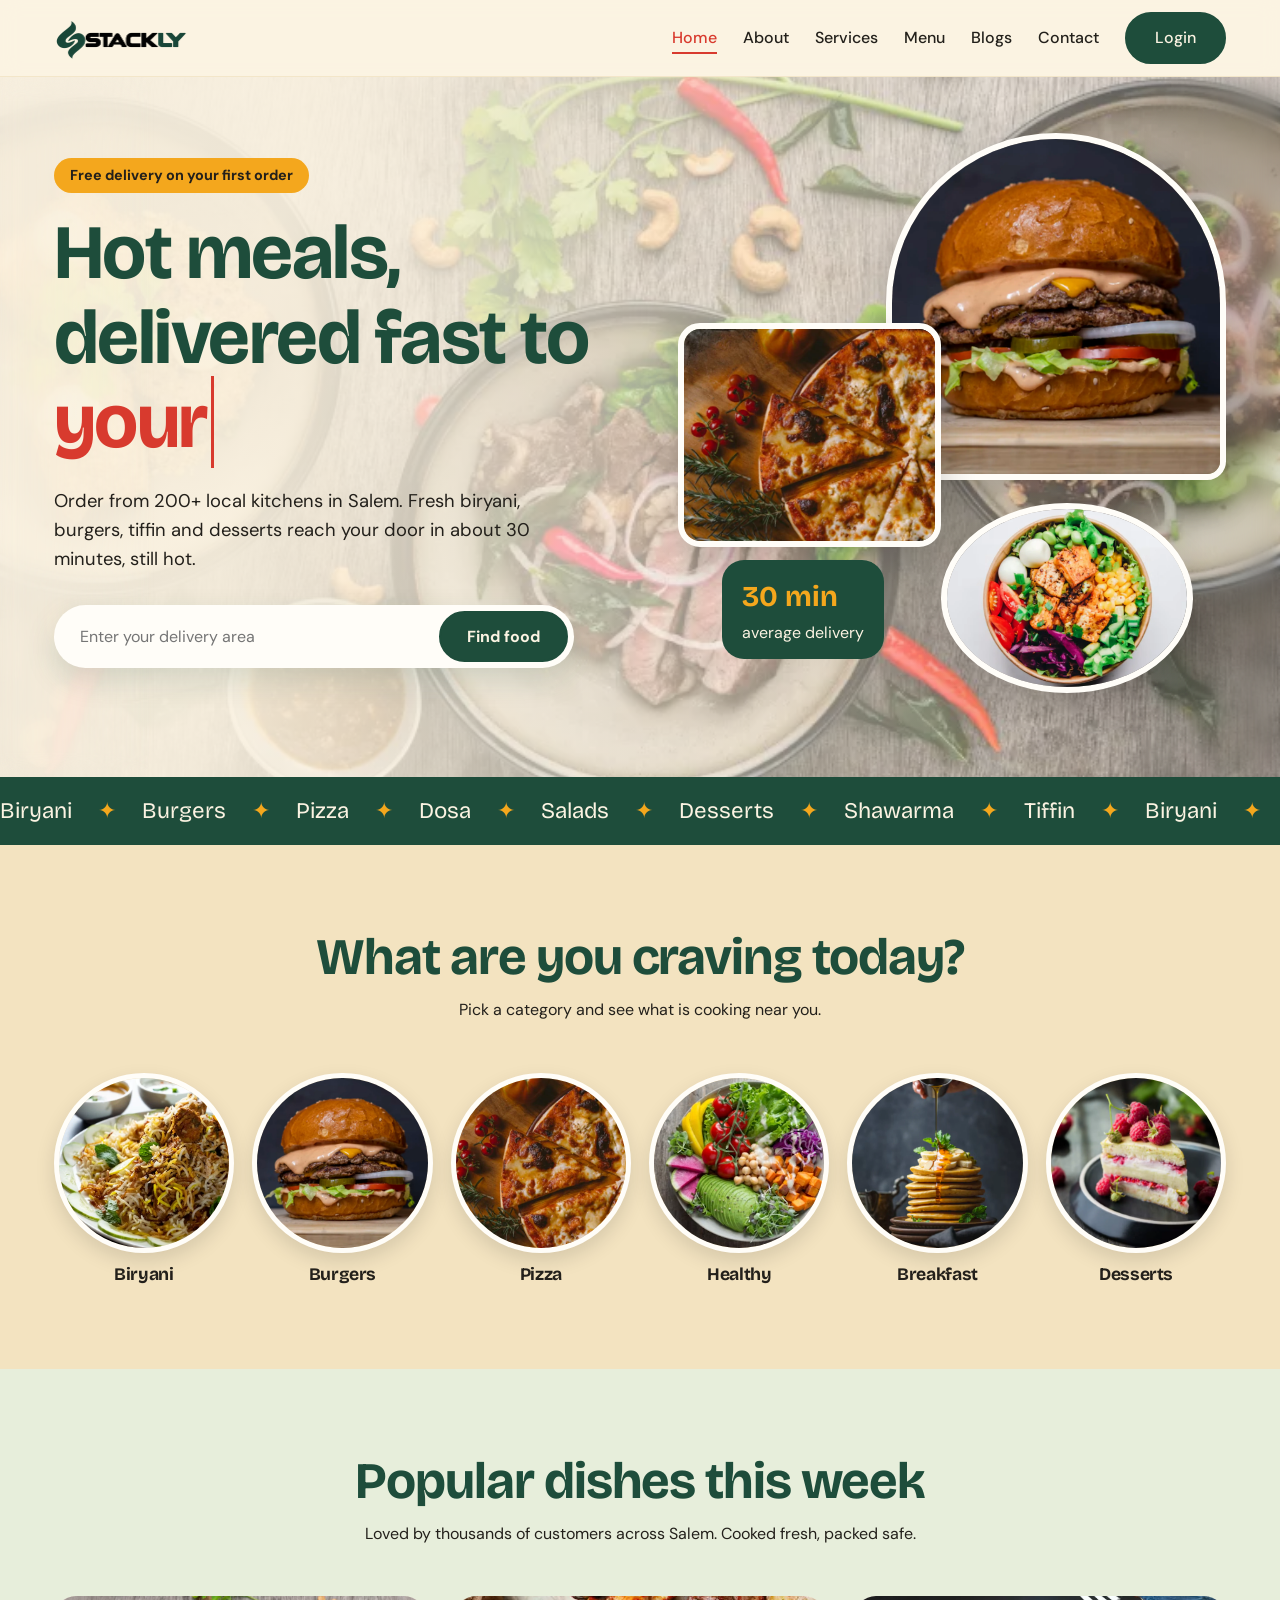
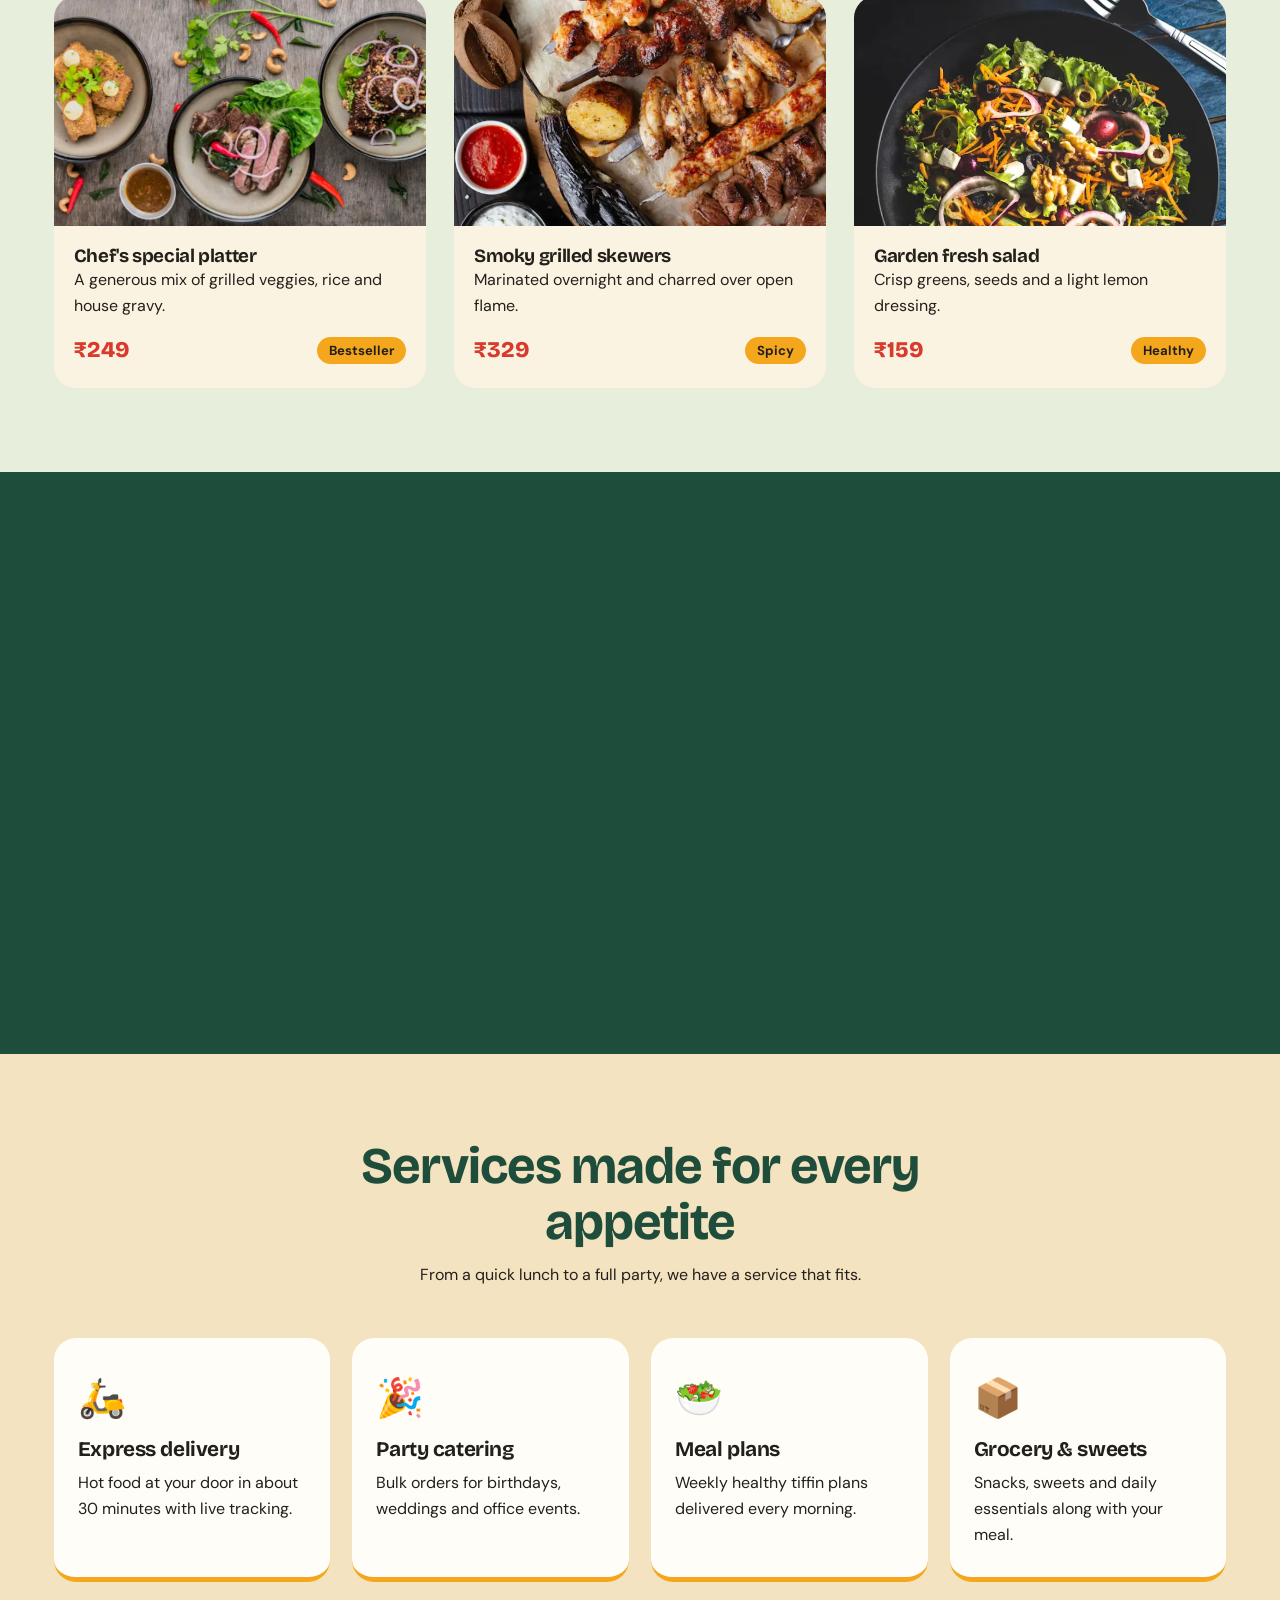
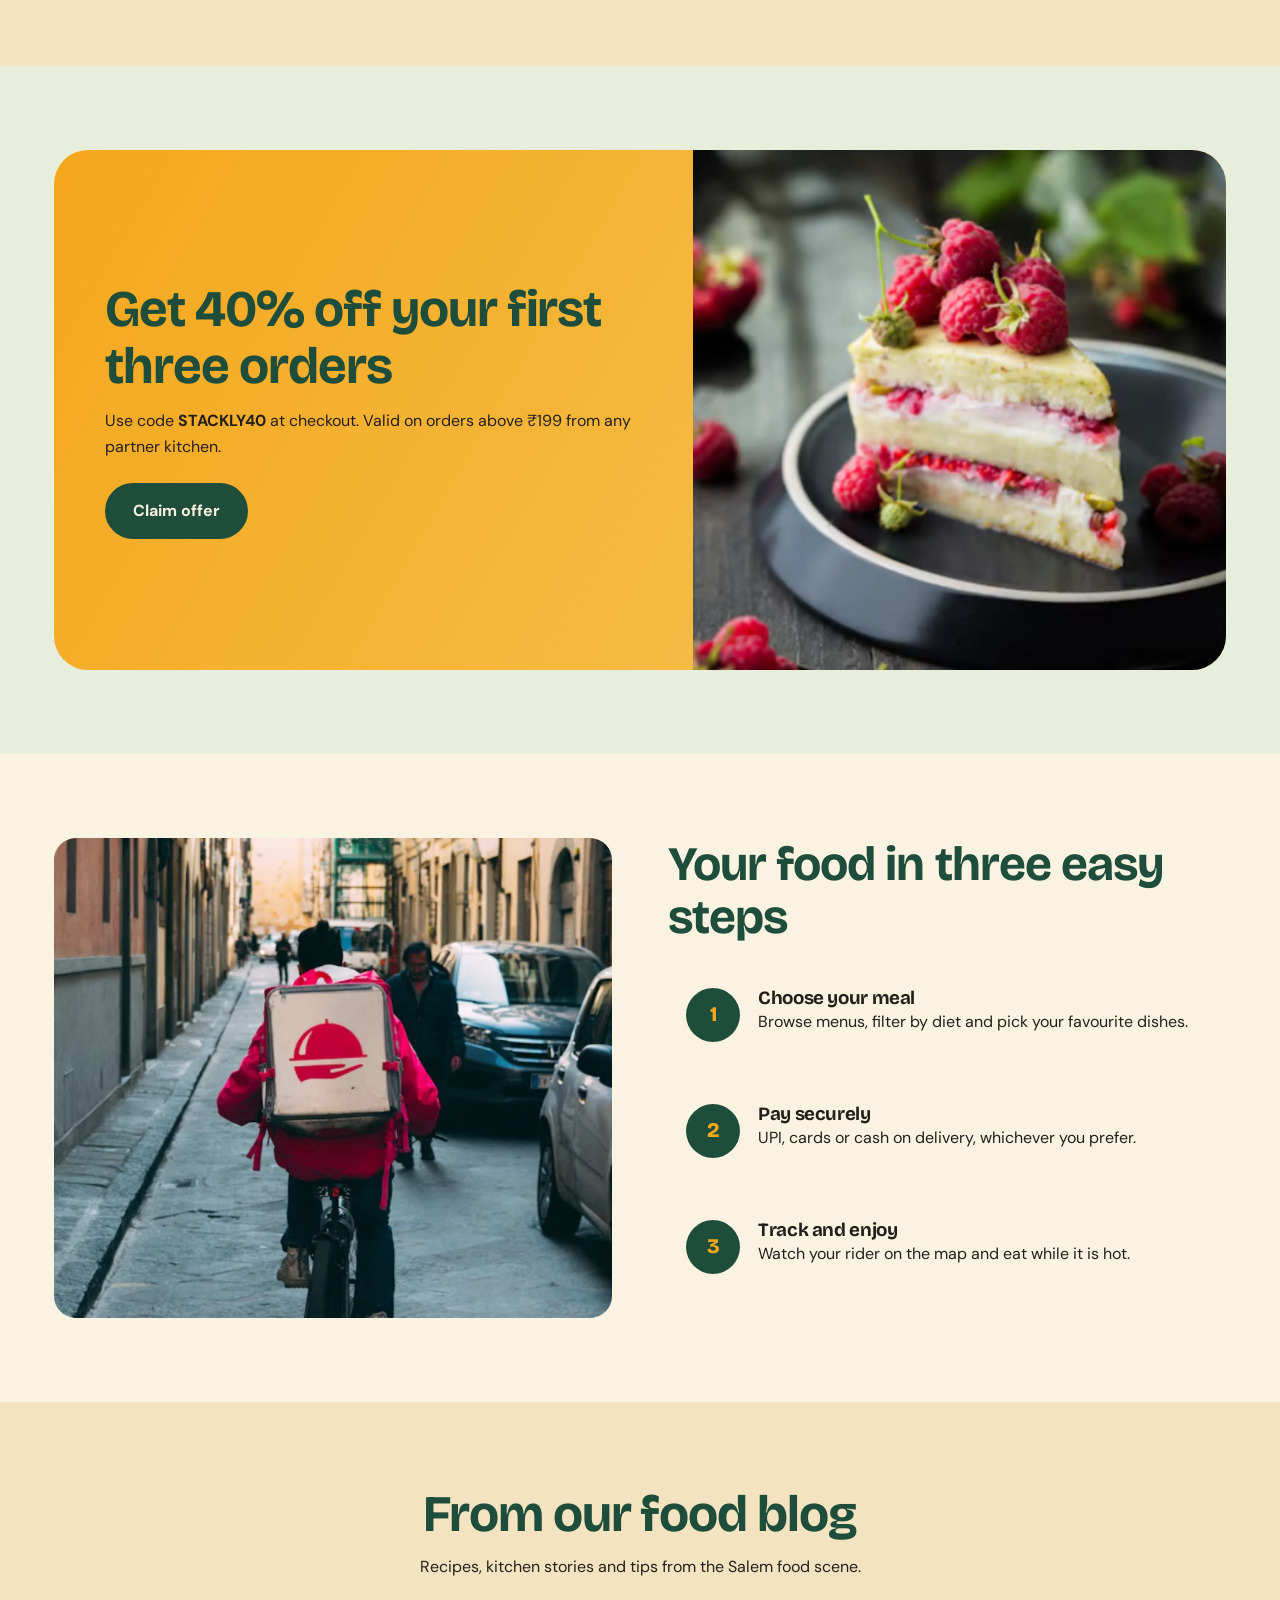
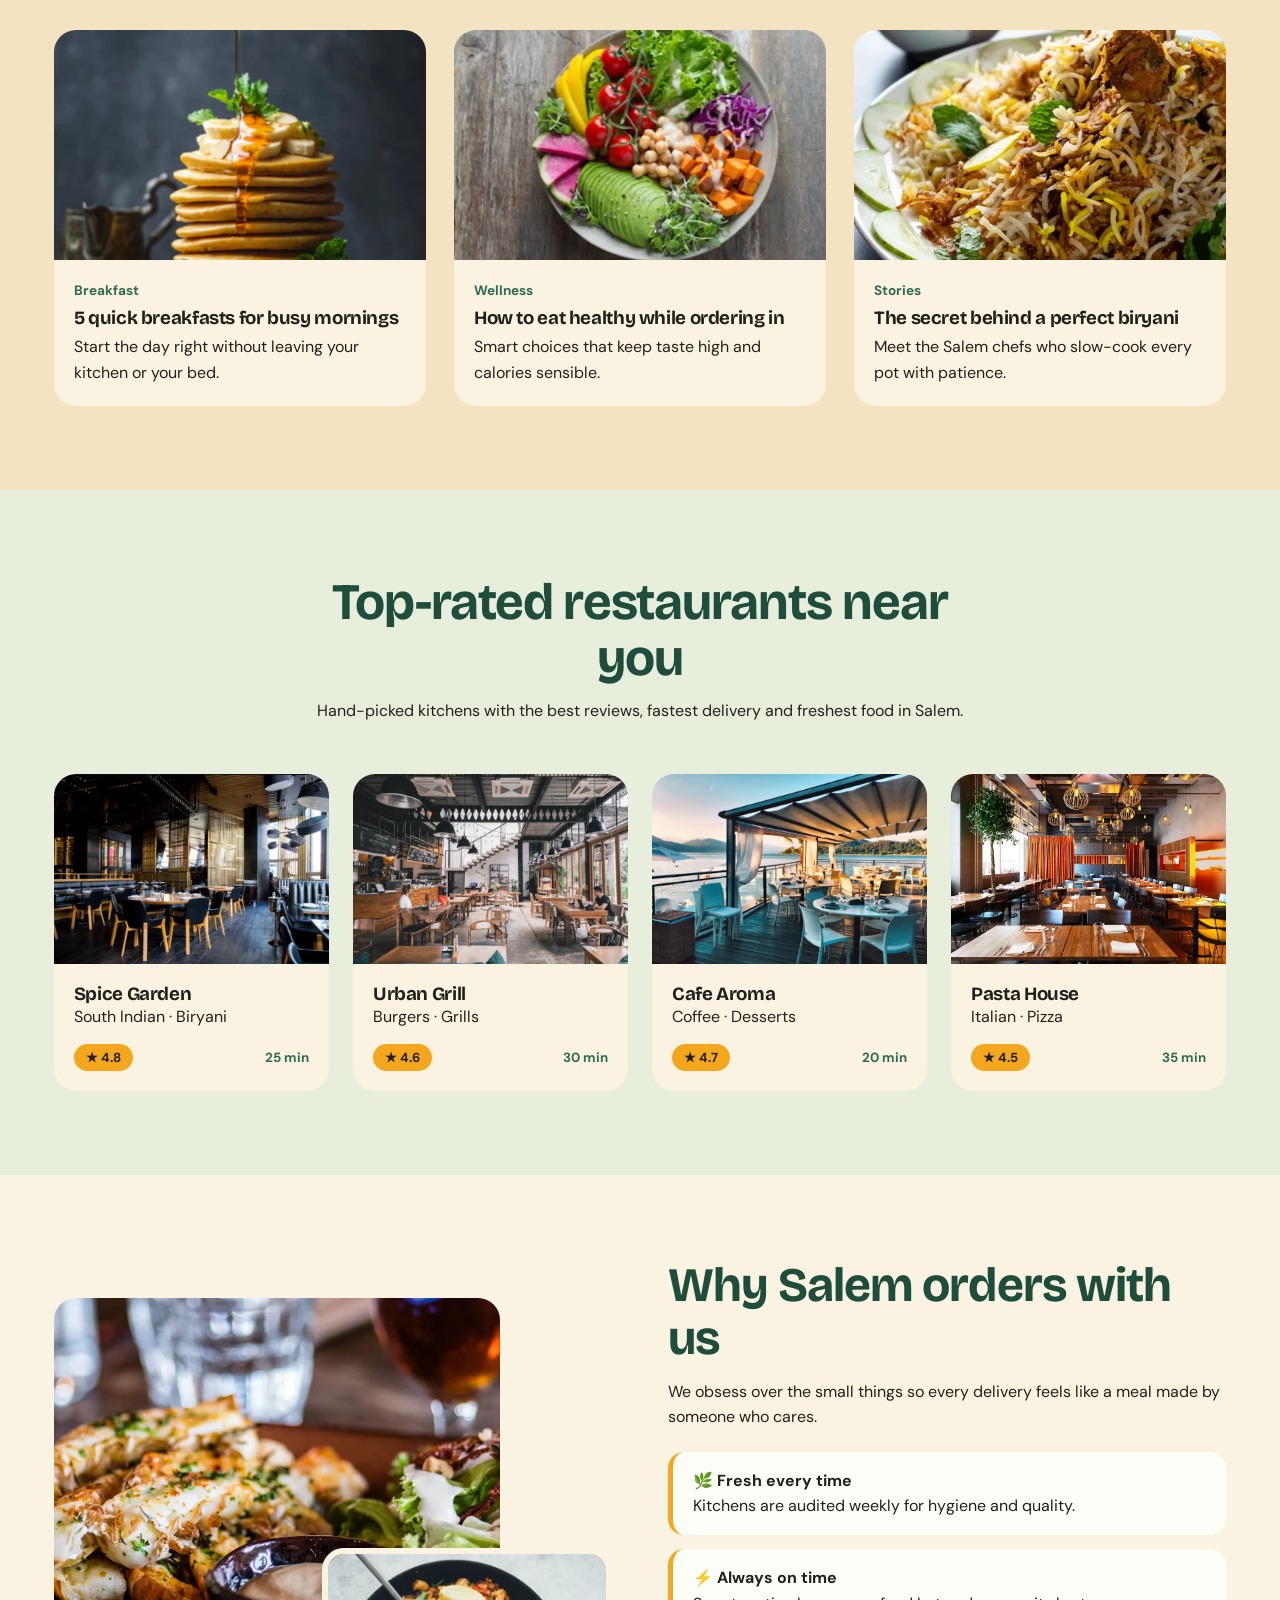
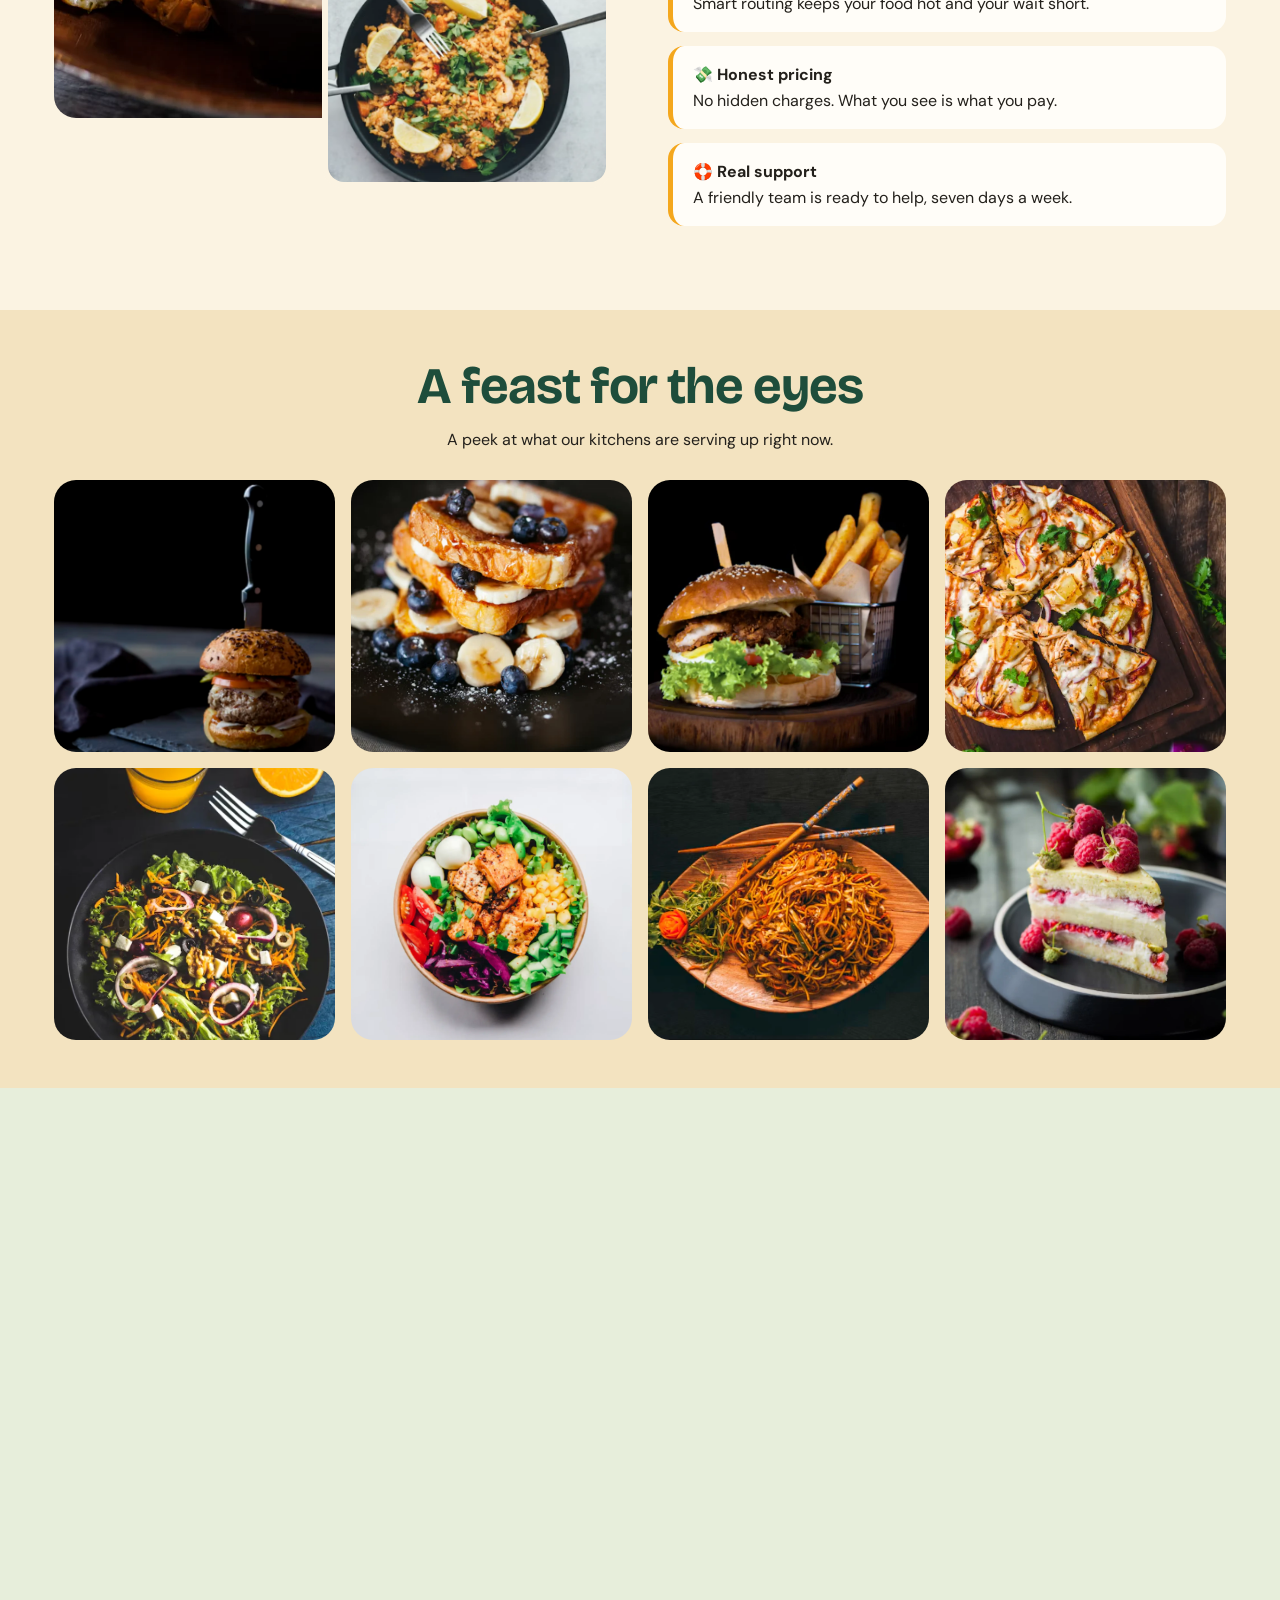
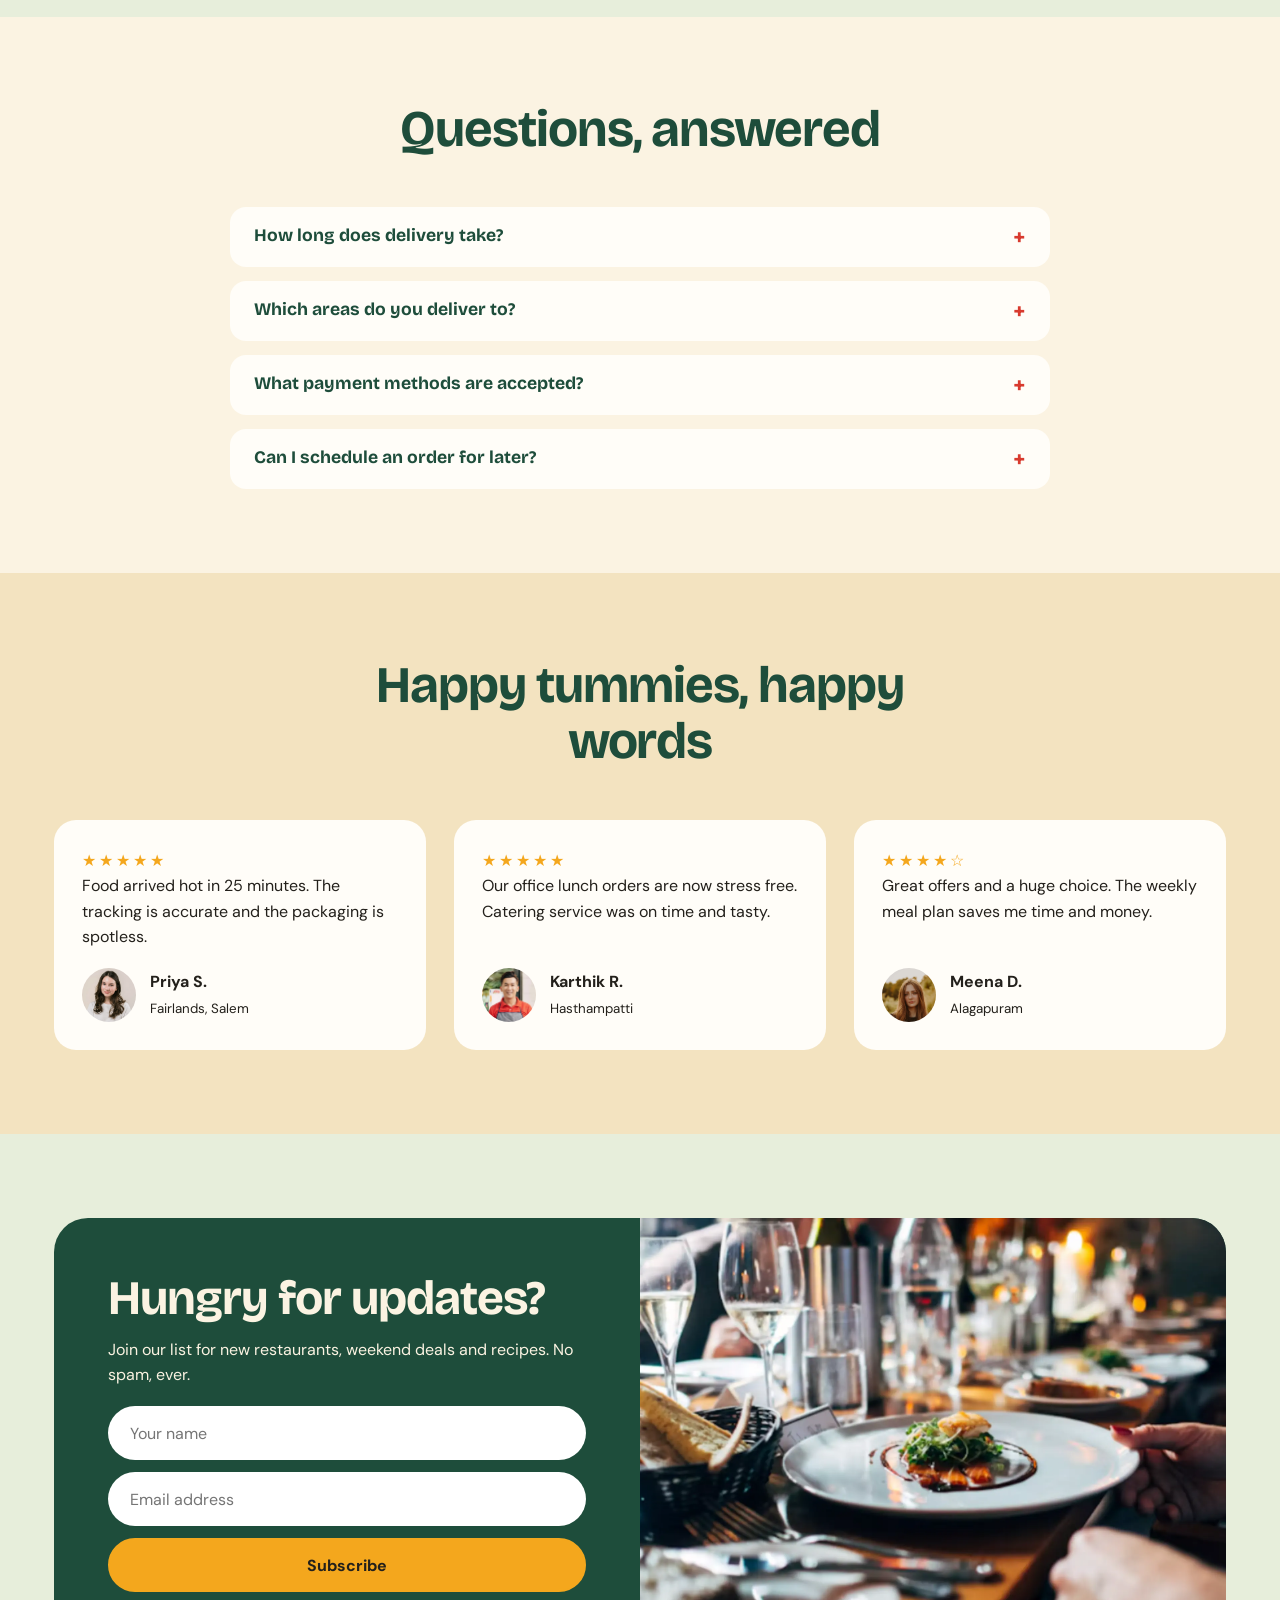
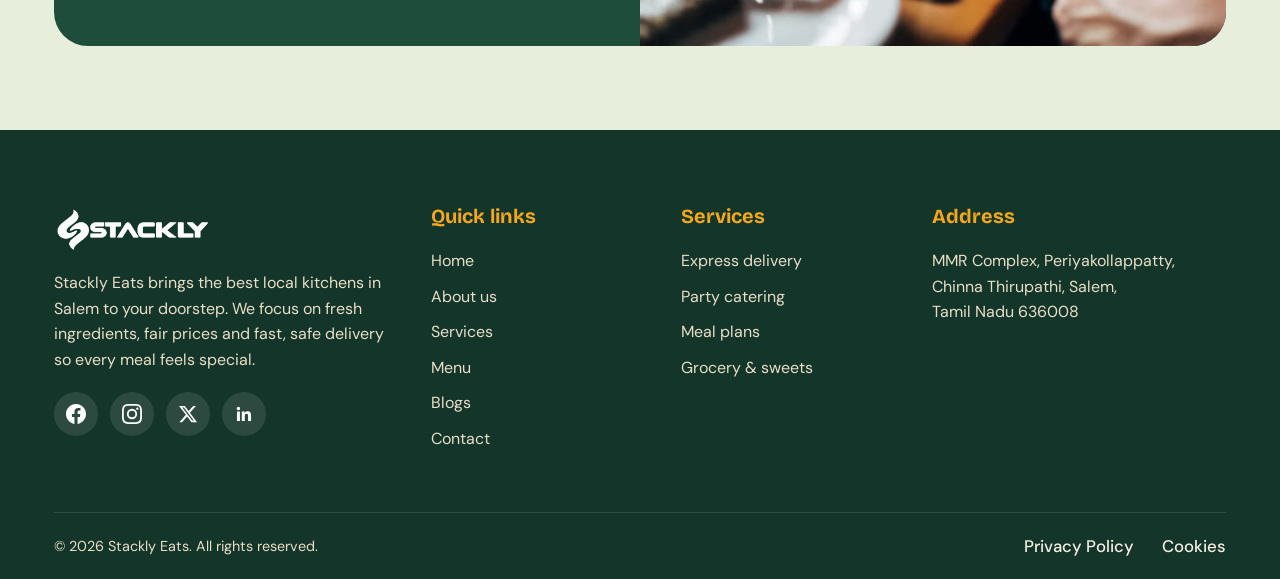
<file: index.html>
<!DOCTYPE html>
<html lang="en">
<head>
<meta charset="UTF-8">
<meta name="viewport" content="width=device-width, initial-scale=1">
<title>Stackly Eats – Food Delivery in Salem</title>
<link rel="preconnect" href="https://fonts.googleapis.com">
<link href="https://fonts.googleapis.com/css2?family=Bricolage+Grotesque:wght@500;700;800&family=DM+Sans:wght@400;500;700&display=swap" rel="stylesheet">
<style>
:root{--cream:#FBF3E2;--cream2:#F3E6C9;--green:#1E4D3B;--green2:#2F6B52;--mango:#F4A71D;--chili:#D83A2E;--ink:#23201B;--white:#FFFDF8;--r:22px}
*{box-sizing:border-box;margin:0;padding:0}
html{scroll-behavior:smooth}
body{font-family:'DM Sans',sans-serif;background:var(--cream);color:var(--ink);line-height:1.6;overflow-x:hidden}
h1,h2,h3{font-family:'Bricolage Grotesque',sans-serif;line-height:1.1;letter-spacing:-.02em}
img{max-width:100%;display:block;object-fit:cover;background:var(--cream2)}
a{color:inherit;text-decoration:none}
.wrap{width:100%;max-width:none;margin:0 auto;padding:0 4.2vw}
section{padding:84px 0}
:focus-visible{outline:3px solid var(--mango);outline-offset:3px}

/* header */
header{position:sticky;top:0;z-index:50;background:rgba(251,243,226,.92);backdrop-filter:blur(10px);border-bottom:1px solid var(--cream2)}
.nav{display:flex;align-items:center;justify-content:space-between;height:76px}
.logo img{height:46px;width:auto;background:none}
.menu{display:flex;gap:26px;align-items:center;list-style:none}
.menu a{font-weight:500;position:relative}
.menu a:not(.btn){padding:4px 0}
.menu a.btn{padding:11px 28px;color:var(--cream);white-space:nowrap}
.menu a:not(.btn)::after{content:"";position:absolute;left:0;bottom:-2px;height:2px;width:0;background:var(--chili);transition:width .3s}
.menu a:not(.btn):hover::after{width:100%}
.btn{display:inline-flex;align-items:center;gap:8px;padding:13px 26px;border-radius:50px;font-weight:700;border:2px solid var(--green);background:var(--green);color:var(--cream);cursor:pointer;transition:transform .25s,background .25s,color .25s;font-family:inherit;font-size:1rem}
.btn:hover{transform:translateY(-3px);background:var(--chili);border-color:var(--chili)}
.btn.ghost{background:transparent;color:var(--green)}
.btn.ghost:hover{background:var(--green);color:var(--cream);border-color:var(--green)}
.burger,.close{display:none;background:none;border:0;cursor:pointer;width:44px;height:44px;border-radius:50%}
.burger span{display:block;width:26px;height:3px;background:var(--green);margin:5px auto;border-radius:3px}
.close{position:absolute;top:18px;right:18px;background:var(--cream2);font-size:1.6rem;color:var(--green)}
.close:hover{background:var(--chili);color:#fff;transform:rotate(90deg);transition:.3s}

/* hero */
.hero{position:relative;overflow:hidden;background-color:var(--cream);padding:56px 0 84px}
.hero .wrap{position:relative;z-index:3}
.hero-bg{position:absolute;inset:0;z-index:0}
.hero-bg .sl{position:absolute;inset:0;background-size:cover;background-position:center;opacity:0;transform:scale(1.08);transition:opacity 1.2s ease-in-out,transform 4s ease-out}
.hero-bg .sl.on{opacity:1;transform:scale(1)}
.hero-bg::after{content:"";position:absolute;inset:0;background:linear-gradient(100deg,rgba(251,243,226,.94) 22%,rgba(251,243,226,.62) 55%,rgba(251,243,226,.22))}
.hero-edge{position:absolute;top:0;bottom:0;width:12%;z-index:2;pointer-events:none;-webkit-backdrop-filter:blur(10px);backdrop-filter:blur(10px)}
.hero-edge.l{left:0;-webkit-mask-image:linear-gradient(to right,#000,transparent);mask-image:linear-gradient(to right,#000,transparent)}
.hero-edge.r{right:0;-webkit-mask-image:linear-gradient(to left,#000,transparent);mask-image:linear-gradient(to left,#000,transparent)}
@media(max-width:700px){.hero-edge{width:9%}}
.hero .wrap{display:grid;grid-template-columns:1.05fr 1fr;gap:48px;align-items:center}
.pill{display:inline-block;background:var(--mango);color:var(--ink);padding:6px 16px;border-radius:40px;font-weight:700;font-size:.9rem;margin-bottom:18px;animation:pop .8s .1s both}
.hero h1{font-size:clamp(2.6rem,6vw,4.8rem);color:var(--green)}
.hero h1 .w{display:inline-block;opacity:0;transform:translateY(40px) rotate(4deg);animation:rise .7s forwards}
.typed{color:var(--chili);border-right:3px solid var(--chili);padding-right:4px;animation:blink .8s infinite}
.hero p{margin:22px 0 30px;font-size:1.15rem;max-width:520px}
.search{display:flex;background:var(--white);border-radius:60px;padding:6px;max-width:520px;box-shadow:0 12px 30px rgba(30,77,59,.15)}
.search input{flex:1;border:0;background:none;padding:0 20px;font:inherit;outline:none;min-width:0}
.collage{position:relative;height:560px}
.collage img{position:absolute;border-radius:var(--r);box-shadow:0 18px 40px rgba(0,0,0,.2);border:6px solid var(--white)}
.c1{width:62%;height:62%;right:0;top:0;border-radius:200px 200px var(--r) var(--r)!important;animation:float 6s ease-in-out infinite}
.c2{width:48%;height:40%;left:0;top:34%;animation:float 7s -2s ease-in-out infinite}
.c3{width:46%;height:34%;right:6%;bottom:0;border-radius:50%!important;animation:float 8s -4s ease-in-out infinite}
.badge{position:absolute;left:8%;bottom:6%;background:var(--green);color:var(--cream);padding:14px 20px;border-radius:var(--r);z-index:3;animation:float 5s ease-in-out infinite}
.badge b{display:block;font-family:'Bricolage Grotesque';font-size:1.8rem;color:var(--mango)}

/* marquee */
.marq{background:var(--green);color:var(--cream);overflow:hidden;white-space:nowrap;padding:16px 0;font-family:'Bricolage Grotesque';font-size:1.4rem}
.marq div{display:inline-block;animation:slide 28s linear infinite}
.marq span{margin:0 26px;color:var(--mango)}

/* headings */
.head{text-align:center;max-width:680px;margin:0 auto 50px}
.head h2{font-size:clamp(2rem,4vw,3.2rem);color:var(--green);margin-bottom:12px}

/* categories */
.cats{display:grid;grid-template-columns:repeat(6,1fr);gap:18px}
.cat{text-align:center;transition:transform .35s}
.cat:hover{transform:translateY(-8px)}
.cat img{width:100%;aspect-ratio:1;border-radius:50%;border:5px solid var(--white);box-shadow:0 8px 20px rgba(0,0,0,.12);transition:transform .5s}
.cat:hover img{transform:rotate(8deg) scale(1.05)}
.cat h3{font-size:1.1rem;margin-top:12px}

/* dishes */
.dishes{background:var(--white)}
.grid3{display:grid;grid-template-columns:repeat(3,1fr);gap:28px}
.dish{background:var(--cream);border-radius:var(--r);overflow:hidden;transition:transform .35s,box-shadow .35s}
.dish:hover{transform:translateY(-8px);box-shadow:0 20px 40px rgba(30,77,59,.18)}
.dish .im{overflow:hidden;height:230px}
.dish img{width:100%;height:100%;transition:transform .6s}
.dish:hover img{transform:scale(1.1)}
.dish .b{padding:20px}
.row{display:flex;justify-content:space-between;align-items:center;margin-top:14px}
.price{font-family:'Bricolage Grotesque';font-size:1.4rem;color:var(--chili);font-weight:800}
.tag{font-size:.82rem;background:var(--mango);padding:3px 12px;border-radius:30px;font-weight:700}

/* how */
.how{display:grid;grid-template-columns:1fr 1fr;gap:56px;align-items:center}
.how img{border-radius:var(--r);height:480px;width:100%}
.step{display:flex;gap:18px;margin-bottom:26px;padding:18px;border-radius:var(--r);transition:background .3s,transform .3s}
.step:hover{background:var(--white);transform:translateX(10px)}
.step i{flex:none;width:54px;height:54px;border-radius:50%;background:var(--green);color:var(--mango);display:grid;place-items:center;font:800 1.3rem 'Bricolage Grotesque';font-style:normal}

/* about / stats */
.about{background:var(--green);color:var(--cream)}
.about .wrap{display:grid;grid-template-columns:1fr 1fr;gap:52px;align-items:center}
.about h2{font-size:clamp(2rem,4vw,3.2rem);margin-bottom:16px}
.about .imgs{display:grid;grid-template-columns:1fr 1fr;gap:16px}
.about .imgs img{border-radius:var(--r);height:260px;width:100%}
.about .imgs img:nth-child(2){margin-top:40px}
.stats{display:grid;grid-template-columns:repeat(3,1fr);gap:16px;margin-top:30px}
.stats b{display:block;font:800 2.4rem 'Bricolage Grotesque';color:var(--mango)}

/* services */
.svc{display:grid;grid-template-columns:repeat(4,1fr);gap:22px}
.card{background:var(--white);border-radius:var(--r);padding:30px 24px;transition:transform .35s,background .35s,color .35s;border-bottom:5px solid var(--mango)}
.card:hover{transform:translateY(-8px);background:var(--chili);color:#fff}
.card:hover p{color:#fff}
.card .ic{font-size:2.4rem;margin-bottom:10px}
.card h3{margin-bottom:8px;font-size:1.3rem}

/* offer */
.offer{background:linear-gradient(120deg,var(--mango),#f7c658);border-radius:34px;display:grid;grid-template-columns:1.2fr 1fr;overflow:hidden;align-items:center}
.offer .t{padding:54px}
.offer h2{font-size:clamp(2rem,4vw,3.4rem);color:var(--green);margin-bottom:14px}
.offer img{height:100%;min-height:340px;width:100%}

/* blog */
.blog .dish .b span{color:var(--green2);font-size:.85rem;font-weight:700}
.blog h3{margin:6px 0}

/* reviews */
.reviews{background:var(--cream2)}
.rev{background:var(--white);padding:28px;border-radius:var(--r)}
.rev .u{display:flex;gap:14px;align-items:center;margin-top:18px}
.rev .u img{width:54px;height:54px;border-radius:50%}
.stars{color:var(--mango);letter-spacing:3px}

/* cta */
.contact .box{display:grid;grid-template-columns:1fr 1fr;border-radius:34px;overflow:hidden;background:var(--green);color:var(--cream)}
.contact .box>div{padding:54px}
.contact img{height:100%;width:100%;min-height:300px}
.contact h2{font-size:clamp(2rem,4vw,3rem);margin-bottom:12px}
.contact input{width:100%;padding:14px 18px;border-radius:50px;border:0;margin:6px 0;font:inherit}

/* footer */
footer{background:#14352A;color:#e9dfc8;padding:70px 0 0}
.fgrid{display:grid;grid-template-columns:1.6fr 1fr 1fr 1.4fr;gap:40px}
footer img.fl{height:54px;width:auto;margin-bottom:16px;background:none}
footer h4{font-family:'Bricolage Grotesque';font-size:1.25rem;color:var(--mango);margin-bottom:16px}
footer li{list-style:none;margin-bottom:10px}
footer li a:hover{color:var(--mango);padding-left:6px}
footer li a{transition:.25s}
.soc{display:flex;gap:12px;margin-top:20px}
.soc a{width:44px;height:44px;border-radius:50%;background:rgba(255,255,255,.1);display:grid;place-items:center;transition:.3s}
.soc a:hover{background:var(--mango);transform:translateY(-5px) rotate(8deg)}
.soc svg{width:20px;height:20px;fill:#fff;transition:.3s}
.soc a:hover svg{fill:var(--ink)}
.copy{border-top:1px solid rgba(255,255,255,.12);margin-top:50px;padding:20px 0;display:flex;justify-content:space-between;align-items:center;flex-wrap:wrap;gap:14px;font-size:.9rem}
.legal{display:flex;gap:28px}
.legal a{padding:0;border:0;border-radius:0;font-size:1.05rem;font-weight:500;color:#f4efe3;transition:color .25s}
.legal a:hover{color:var(--mango)}
@media(max-width:600px){.copy{flex-direction:column;text-align:center}}

/* animation */
.rv{opacity:0;transform:translateY(40px);transition:opacity .8s,transform .8s}
.rv.in{opacity:1;transform:none}
@keyframes rise{to{opacity:1;transform:none}}
@keyframes pop{from{opacity:0;transform:scale(.5)}}
@keyframes float{50%{transform:translateY(-16px)}}
@keyframes blink{50%{border-color:transparent}}
@keyframes slide{to{transform:translateX(-50%)}}
@media(prefers-reduced-motion:reduce){*{animation:none!important;transition:none!important}.rv,.hero h1 .w{opacity:1;transform:none}}


/* extra sections */
.grid4{display:grid;grid-template-columns:repeat(4,1fr);gap:24px}
.rest .im{height:190px}
.why .wrap{display:grid;grid-template-columns:1fr 1fr;gap:56px;align-items:center}
.why-img{position:relative;padding-bottom:70px}
.why-img img:first-child{width:80%;height:420px;border-radius:var(--r)}
.why-img img:last-child{position:absolute;right:0;bottom:0;width:52%;height:240px;border-radius:var(--r);border:6px solid var(--cream)}
.feat{list-style:none;display:grid;gap:14px}
.feat li{background:var(--white);padding:16px 20px;border-radius:16px;border-left:5px solid var(--mango);transition:transform .3s}
.feat li:hover{transform:translateX(8px)}
.feat b,.feat span{display:block}
.gg{display:grid;grid-template-columns:repeat(3,1fr);grid-auto-rows:220px;gap:16px}
.gg img{width:100%;height:100%;border-radius:var(--r);transition:transform .5s,filter .5s}
.gg img:hover{transform:scale(1.03) rotate(-1deg)}
.gg img:first-child{grid-row:span 2}
.gal{background:var(--white)}
.appbox{background:var(--green);color:var(--cream);border-radius:34px;display:grid;grid-template-columns:1.2fr 1fr;align-items:center;overflow:hidden}
.appbox>div{padding:clamp(28px,5vw,56px)}
.appbox h2{font-size:clamp(1.8rem,4vw,3rem);margin-bottom:12px}
.appbox p{margin-bottom:24px}
.appbox img{height:100%;min-height:320px;width:100%}
.row2{display:flex;gap:14px;flex-wrap:wrap}
.fq{max-width:820px;margin:auto;display:grid;gap:14px}
.fq details{background:var(--white);border-radius:16px;padding:18px 24px;transition:box-shadow .3s}
.fq details[open]{box-shadow:0 10px 26px rgba(30,77,59,.15)}
.fq summary{cursor:pointer;font:700 1.1rem 'Bricolage Grotesque';color:var(--green);list-style:none;display:flex;justify-content:space-between;gap:12px}
.fq summary::after{content:"+";font-size:1.5rem;line-height:1;color:var(--chili);transition:transform .3s}
.fq details[open] summary::after{transform:rotate(45deg)}
.fq p{margin-top:10px}
.ov{position:fixed;inset:0;background:rgba(20,53,42,.55);opacity:0;visibility:hidden;transition:.35s;z-index:55}
.ov.show{opacity:1;visibility:visible}
body.lock{overflow:hidden}

/* responsive */
@media(max-width:1200px){
.cats{gap:14px}.grid4{grid-template-columns:repeat(2,1fr)}.menu{gap:20px}
}
@media(max-width:960px){
section{padding:68px 0}
header{backdrop-filter:none;-webkit-backdrop-filter:none;background:var(--cream)}
.nav{height:68px}.logo img{height:40px}
.burger,.close{display:block}
.burger{z-index:10}
.menu{position:fixed;top:0;right:0;bottom:0;height:100dvh;width:min(84%,360px);background:var(--cream);flex-direction:column;align-items:stretch;justify-content:center;gap:6px;padding:80px 28px 30px;transform:translateX(105%);visibility:hidden;transition:transform .45s cubic-bezier(.7,0,.2,1),visibility .45s;box-shadow:-20px 0 50px rgba(0,0,0,.25);z-index:60;font-size:1.2rem;overflow-y:auto}
.menu.open{transform:none;visibility:visible}
.menu li{border-bottom:1px solid var(--cream2)}
.menu li.cl{border:0}
.menu a:not(.btn){display:block;padding:14px 4px}
.menu li:last-child{border:0;margin-top:18px}
.menu a.btn{display:flex;justify-content:center;padding:14px}
.hero{padding:40px 0 64px;background-attachment:scroll}
.hero .wrap,.how,.about .wrap,.offer,.contact .box,.why .wrap,.appbox{grid-template-columns:1fr}
.hero .wrap{gap:36px}
.collage{height:420px;max-width:560px;width:100%;margin:0 auto}
.cats{grid-template-columns:repeat(3,1fr)}
.grid3{grid-template-columns:repeat(2,1fr)}
.svc{grid-template-columns:repeat(2,1fr)}
.fgrid{grid-template-columns:1fr 1fr}
.how img{height:340px}
.offer img,.appbox img,.contact img{min-height:240px;max-height:320px}
.gg{grid-template-columns:repeat(2,1fr);grid-auto-rows:200px}
.why-img{max-width:560px;margin:0 auto;width:100%}
}
@media(max-width:768px){
.grid3{grid-template-columns:1fr}
.about .imgs img{height:200px}
.stats{grid-template-columns:repeat(3,1fr)}
.offer .t,.contact .box>div{padding:34px 26px}
.head{margin-bottom:36px}
}
@media(max-width:600px){
section{padding:54px 0}
.wrap{padding:0 18px}
.hero h1{font-size:2.5rem}
.search{flex-direction:column;border-radius:26px;padding:10px;gap:8px}
.search input{padding:12px 14px}
.search .btn{justify-content:center}
.collage{height:340px}
.badge{padding:10px 14px}.badge b{font-size:1.3rem}
.cats{grid-template-columns:repeat(2,1fr)}
.svc,.fgrid,.grid4{grid-template-columns:1fr}
.about .imgs{grid-template-columns:1fr}
.about .imgs img:nth-child(2){margin-top:0}
.stats b{font-size:1.7rem}
.why-img img:first-child{height:300px}.why-img img:last-child{height:170px}
.gg{grid-auto-rows:150px;gap:10px}
.how img{height:260px}
.step{padding:12px;gap:14px}
.marq{font-size:1.1rem}
.copy{flex-direction:column;text-align:center}
.legal{gap:20px}
}
@media(max-width:380px){
.hero h1{font-size:2.1rem}
.pill{font-size:.8rem}
.stats{grid-template-columns:1fr;text-align:left}
.cats{gap:10px}
.btn{padding:12px 20px}
}
@media(min-width:1700px){
html{font-size:18px}
}
@media(hover:none){.dish:hover,.card:hover,.cat:hover{transform:none}}

[hidden]{display:none!important}
.menu a[aria-current]::after{width:100%}
.menu a[aria-current]:not(.btn){color:var(--chili)}
header{transition:box-shadow .3s}header.sc{box-shadow:0 8px 24px rgba(30,77,59,.12)}

.prog{position:fixed;top:0;left:0;height:4px;width:100%;background:var(--mango);transform:scaleX(0);transform-origin:0 50%;z-index:70}
.top{position:fixed;right:18px;bottom:18px;width:48px;height:48px;border-radius:50%;border:0;background:var(--green);color:var(--mango);font-size:1.3rem;cursor:pointer;z-index:40;opacity:0;transform:translateY(20px);visibility:hidden;transition:.35s}
.top.show{opacity:1;transform:none;visibility:visible}.top:hover{background:var(--chili);color:#fff}

/* inner page banner */
.ph{position:relative;overflow:hidden;text-align:center;color:var(--cream);background:linear-gradient(120deg,var(--green),var(--green2));padding:78px 0 108px;clip-path:ellipse(130% 100% at 50% 0)}
.ph h1{font-size:clamp(2.4rem,6vw,4.4rem);animation:rise .8s .2s both;opacity:0;transform:translateY(40px)}
.ph p{max-width:560px;margin:14px auto 0;opacity:0;animation:rise .8s .4s forwards;transform:translateY(30px)}
.crumb{display:inline-flex;gap:8px;background:rgba(255,255,255,.12);padding:6px 16px;border-radius:40px;font-size:.9rem;margin-bottom:18px;animation:pop .8s .1s both}
.crumb a:hover{color:var(--mango)}
.ph i{position:absolute;font-style:normal;font-size:3rem;opacity:.22;animation:float 6s ease-in-out infinite}
.ph i:nth-of-type(1){left:6%;top:18%}.ph i:nth-of-type(2){right:8%;top:30%;animation-delay:-2s}.ph i:nth-of-type(3){left:22%;bottom:16%;animation-delay:-4s}.ph i:nth-of-type(4){right:24%;bottom:12%;animation-delay:-1s}

.btn.sm{padding:8px 18px;font-size:.9rem}
.split{display:grid;grid-template-columns:1fr 1fr;gap:56px;align-items:center}
.split img{border-radius:var(--r);height:420px;width:100%}
.split h2,.sec-h{font-size:clamp(1.9rem,4vw,3rem);color:var(--green);margin-bottom:14px}
.alt{background:var(--white)}
.cta{background:var(--mango);border-radius:34px;padding:clamp(34px,6vw,60px);text-align:center}
.cta h2{font-size:clamp(1.8rem,4vw,3rem);color:var(--green);margin-bottom:12px}.cta .btn{margin-top:14px}

/* timeline */
.tl{max-width:760px;margin:auto;position:relative;padding-left:34px}
.tl::before{content:"";position:absolute;left:9px;top:6px;bottom:6px;width:3px;background:var(--mango);border-radius:3px}
.tl div{position:relative;background:var(--white);padding:18px 22px;border-radius:var(--r);margin-bottom:18px;transition:transform .3s}
.tl div:hover{transform:translateX(8px)}
.tl div::before{content:"";position:absolute;left:-33px;top:24px;width:16px;height:16px;border-radius:50%;background:var(--chili);border:3px solid var(--cream)}
.tl b{font-family:'Bricolage Grotesque';font-size:1.2rem;color:var(--green)}

/* team */
.team .dish img{height:100%}.team .im{height:260px}.team .b{text-align:center}.team small{color:var(--green2);font-weight:700}

/* plans */
.plans{display:grid;grid-template-columns:repeat(3,1fr);gap:24px;align-items:stretch}
.plan{background:var(--white);border-radius:var(--r);padding:34px 28px;border:2px solid var(--cream2);transition:transform .35s,box-shadow .35s}
.plan:hover{transform:translateY(-8px);box-shadow:0 20px 40px rgba(30,77,59,.15)}
.plan.hot{background:var(--green);color:var(--cream);border-color:var(--green)}.plan.hot .price{color:var(--mango)}
.plan ul{list-style:none;margin:18px 0 24px;display:grid;gap:8px}.plan li::before{content:"✓ ";color:var(--chili);font-weight:700}.plan.hot li::before{color:var(--mango)}
.plan .price{font-size:2.4rem}.plan .btn{width:100%;justify-content:center}
.plan.hot .btn{background:var(--mango);border-color:var(--mango);color:var(--ink)}
.svc.big .card ul{list-style:none;margin-top:12px;font-size:.95rem}.svc.big .card li::before{content:"• "}

/* tabs + search */
.bar{display:flex;gap:16px;justify-content:space-between;align-items:center;flex-wrap:wrap;margin-bottom:34px}
.tabs{display:flex;gap:10px;flex-wrap:wrap}
.tabs button{border:2px solid var(--green);background:transparent;color:var(--green);padding:8px 20px;border-radius:40px;font:700 .95rem 'DM Sans';cursor:pointer;transition:.25s}
.tabs button:hover{transform:translateY(-2px)}.tabs button.on{background:var(--green);color:var(--cream)}
.sbox{display:flex;align-items:center;background:var(--white);border-radius:40px;padding:4px 18px;box-shadow:0 6px 18px rgba(30,77,59,.12);min-width:min(100%,280px)}
.sbox input{border:0;background:none;padding:10px;font:inherit;outline:none;width:100%}
.in2{animation:pop2 .5s both}@keyframes pop2{from{opacity:0;transform:scale(.9) translateY(20px)}}
.none{text-align:center;padding:40px 0;font-size:1.2rem}
.cartbtn{position:relative;font-size:1.5rem;background:var(--white);border-radius:50%;width:48px;height:48px;display:grid;place-items:center;box-shadow:0 6px 18px rgba(30,77,59,.12)}
#cnt{position:absolute;top:-6px;right:-6px;background:var(--chili);color:#fff;font:700 .75rem 'DM Sans';min-width:22px;height:22px;border-radius:11px;display:grid;place-items:center}
#cnt.bump{animation:bump .4s}@keyframes bump{50%{transform:scale(1.5)}}
.toast{position:fixed;left:50%;bottom:26px;transform:translate(-50%,120px);background:var(--green);color:var(--cream);padding:12px 24px;border-radius:40px;z-index:90;transition:transform .4s cubic-bezier(.3,1.4,.5,1);max-width:90vw;text-align:center}
.toast.show{transform:translate(-50%,0)}
.dish .b small{color:var(--green2);font-weight:700}
.feature{display:grid;grid-template-columns:1.1fr 1fr;gap:0;background:var(--green);color:var(--cream);border-radius:34px;overflow:hidden;margin-bottom:40px}
.feature .im{height:100%;min-height:300px}.feature img{height:100%;width:100%}.feature>div:last-child{padding:clamp(26px,5vw,52px)}
.feature h2{font-size:clamp(1.7rem,3.4vw,2.6rem);margin:10px 0}.feature .tag{margin-bottom:6px;display:inline-block;color:var(--ink)}

/* contact + forms */
.cinfo{display:grid;grid-template-columns:repeat(3,1fr);gap:22px;margin-bottom:56px}
.cinfo .card:hover{background:var(--green)}
.cwrap{display:grid;grid-template-columns:1fr 1fr;gap:34px;align-items:stretch}
.fm{background:var(--white);padding:clamp(24px,4vw,40px);border-radius:var(--r)}
.fm label{display:block;font-weight:700;margin:14px 0 6px;font-size:.95rem}
.fm input,.fm textarea,.fm select{width:100%;padding:13px 18px;border-radius:14px;border:2px solid var(--cream2);background:var(--cream);font:inherit;transition:border-color .25s,box-shadow .25s}
.fm input:focus,.fm textarea:focus,.fm select:focus{outline:0;border-color:var(--green);box-shadow:0 0 0 4px rgba(244,167,29,.35)}
.fm input:user-invalid,.fm textarea:user-invalid{border-color:var(--chili)}
.fm textarea{min-height:130px;resize:vertical}.fm .btn{margin-top:20px;width:100%;justify-content:center}
.map{border-radius:var(--r);overflow:hidden;min-height:340px;box-shadow:0 12px 30px rgba(30,77,59,.15)}.map iframe{width:100%;height:100%;min-height:340px;border:0}
.ok{text-align:center;padding:30px 0;animation:pop .6s both}.ok i{display:grid;place-items:center;width:78px;height:78px;margin:0 auto 16px;border-radius:50%;background:var(--green);color:var(--mango);font-size:2.2rem;font-style:normal}

/* login */
.auth{display:grid;grid-template-columns:1fr 1fr;min-height:calc(100vh - 76px)}
.auth .pic{position:relative;background:linear-gradient(rgba(20,53,42,.55),rgba(20,53,42,.8)),url('./assets/home\ bg.webp') center/cover;color:var(--cream);display:flex;flex-direction:column;justify-content:flex-end;padding:clamp(28px,5vw,64px)}
.auth .pic h2{font-size:clamp(1.8rem,3.4vw,2.8rem)}.auth .pic p{margin-top:10px;max-width:420px}
.auth .side{display:grid;place-items:center;padding:clamp(24px,5vw,60px) 4.2vw}
.card2{width:100%;max-width:440px}
.lt{display:flex;background:var(--cream2);border-radius:40px;padding:5px;margin-bottom:26px}
.lt button{flex:1;border:0;background:none;padding:11px;border-radius:40px;font:700 1rem 'DM Sans';color:var(--green);cursor:pointer;transition:.3s}
.lt button.on{background:var(--green);color:var(--cream)}
.lp{display:none}.lp.on{display:block;animation:rise .5s both;opacity:0;transform:translateY(20px)}
.pw{position:relative}.pw input{padding-right:54px}
.eye{position:absolute;right:6px;top:50%;transform:translateY(-50%);border:0;background:none;font-size:1.2rem;cursor:pointer;width:42px;height:42px}
.row3{display:flex;justify-content:space-between;gap:10px;flex-wrap:wrap;margin-top:14px;font-size:.92rem}.row3 a{color:var(--chili);font-weight:700}

@media(max-width:960px){
.split,.cwrap,.feature,.auth{grid-template-columns:1fr}
.split img{height:320px}.plans,.cinfo{grid-template-columns:1fr;max-width:520px;margin-inline:auto}
.auth{min-height:0}.auth .pic{min-height:240px}
.ph{padding:56px 0 84px}
}
@media(max-width:600px){.bar{flex-direction:column;align-items:stretch}.tabs{justify-content:center}.split img{height:240px}.tl{padding-left:28px}}
@media(prefers-reduced-motion:reduce){.ph h1,.ph p,.lp.on{opacity:1;transform:none}.prog{display:none}}


/* offer banner fits one screen */
.offer{height:clamp(340px,calc(100vh - 140px),520px);grid-template-rows:minmax(0,1fr)}
.offer .t{padding:clamp(24px,4vw,54px)}
.offer img{height:100%;min-height:0;width:100%;object-fit:cover}
@media(max-width:960px){.offer{height:auto;grid-template-rows:none}.offer img{height:260px}}
.gg img:last-child{grid-column:1/-1;object-position:center 62%}

/* gallery: 4x2 grid, whole section fits one screen */
.gal{padding:48px 0}
.gal .head{margin-bottom:28px}
.gg{grid-template-columns:repeat(4,1fr);grid-template-rows:repeat(2,minmax(0,1fr));grid-auto-rows:auto;height:clamp(300px,calc(100vh - 302px),560px)}
.gg img:first-child,.gg img:last-child{grid-row:auto;grid-column:auto;object-position:center}
@media(max-width:960px){.gg{grid-template-columns:repeat(2,1fr);grid-template-rows:none;grid-auto-rows:170px;height:auto}}
@media(max-width:600px){.gg{grid-auto-rows:140px}}

/* reviews: avatars on one straight line */
.rev{display:flex;flex-direction:column}
.rev .u{margin-top:auto;padding-top:18px}

/* ===== v4: every section gets its own tone (no white), neighbours always differ ===== */
:root{--tone1:#FBF3E2;--tone2:#F3E3C0;--tone3:#E7EEDB}
main>section:nth-of-type(3n+1):not(.hero):not(.ph):not(.about):not(.auth){background:var(--tone1)}
main>section:nth-of-type(3n+2):not(.hero):not(.ph):not(.about):not(.auth){background:var(--tone2)}
main>section:nth-of-type(3n):not(.hero):not(.ph):not(.about):not(.auth){background:var(--tone3)}
main>section[style*="padding-top:0"]{padding-top:84px!important}
@media(max-width:960px){main>section[style*="padding-top:0"]{padding-top:68px!important}}
@media(max-width:600px){main>section[style*="padding-top:0"]{padding-top:54px!important}}

/* gallery hover captions */
.gg figure{position:relative;overflow:hidden;border-radius:var(--r);margin:0;height:100%;min-height:0;cursor:pointer}
.gg figure img{border-radius:0;transition:transform .6s}
.gg figure img:hover{transform:none}
.gg figure:hover img,.gg figure:focus-visible img{transform:scale(1.08)}
.gg figcaption{position:absolute;inset:auto 0 0 0;padding:44px 18px 16px;color:#fff;background:linear-gradient(to top,rgba(10,30,23,.92),rgba(10,30,23,.6) 60%,transparent);transform:translateY(100%);opacity:0;transition:transform .4s,opacity .4s}
.gg figcaption b{display:block;font:700 1.1rem 'Bricolage Grotesque',sans-serif;color:var(--mango);margin-bottom:2px}
.gg figcaption span{font-size:.92rem;line-height:1.4;display:block}
.gg figure:hover figcaption,.gg figure:focus-visible figcaption{transform:none;opacity:1}
@media(hover:none){.gg figcaption{transform:none;opacity:1}}
.ferr{display:block;font-size:.85rem;font-weight:500;margin:2px 6px 6px;color:var(--chili);text-align:left}.ferr:empty{display:none}.contact .ferr,.box .ferr{color:#FFC9C2}
.fm input[aria-invalid=true],.fm textarea[aria-invalid=true]{border-color:var(--chili)}.contact input[aria-invalid=true]{outline:2px solid #FFC9C2}
.dish{display:flex;flex-direction:column}.dish .b{display:flex;flex-direction:column;flex:1}.dish .b .row{margin-top:auto;padding-top:14px;align-items:center}

/* menu panel sits above the dim overlay so its links are clickable */
.ov{z-index:45}

/* ===== subscribe form: button matches field size, even spacing ===== */
.contact form{display:flex;flex-direction:column;gap:12px;width:100%;margin:0}
.contact form br{display:none}
.contact form input{margin:0;height:54px;padding:0 22px;box-sizing:border-box;width:100%}
.contact form .btn{width:100%;height:54px;padding:0 22px;box-sizing:border-box;justify-content:center;margin:0}
.contact form .ferr{margin:-6px 6px 0}
</style>
<link rel="stylesheet" href="preloader.css">
</head>
<body>
<div id="preloader" role="status" aria-live="polite" aria-label="Loading">
<div class="pl-scene">
<i class="pl-speed s1"></i><i class="pl-speed s2"></i><i class="pl-speed s3"></i>
<div class="pl-ride">
<svg viewBox="0 0 130 90" aria-hidden="true">
<rect x="4" y="28" width="30" height="26" rx="5" fill="#F4A71D"/><rect x="4" y="38" width="30" height="5" fill="#D83A2E"/>
<path d="M30 56h46c6 0 10-4 12-10l4-14" fill="none" stroke="#FBF3E2" stroke-width="6" stroke-linecap="round" stroke-linejoin="round"/>
<path d="M88 34l-4-12M80 22h12" fill="none" stroke="#FBF3E2" stroke-width="5" stroke-linecap="round"/>
<rect x="34" y="42" width="34" height="9" rx="4.5" fill="#D83A2E"/>
<path d="M46 40l8-16 12 4-4 14z" fill="#F4A71D"/>
<circle cx="52" cy="14" r="9" fill="#FBF3E2"/><path d="M43 14a9 9 0 0 1 18 0z" fill="#D83A2E"/>
<path d="M60 26l22-2" stroke="#F4A71D" stroke-width="5" stroke-linecap="round"/>
<g class="pl-wheel"><circle cx="26" cy="72" r="12" fill="#23201B" stroke="#FBF3E2" stroke-width="3"/><path d="M26 62v20M16 72h20" stroke="#FBF3E2" stroke-width="2"/></g>
<g class="pl-wheel"><circle cx="100" cy="72" r="12" fill="#23201B" stroke="#FBF3E2" stroke-width="3"/><path d="M100 62v20M90 72h20" stroke="#FBF3E2" stroke-width="2"/></g>
</svg>
</div>
<div class="pl-road"></div>
</div>
<img class="pl-brand" src="stackly-white-logo.webp" alt="Stackly Eats">
</div>
<noscript><style>#preloader{display:none!important}body.pl-lock{overflow:auto!important}</style></noscript>


<header>
 <div class="wrap nav">
  <a href="index.html" class="logo"><img src="stackly-logo.webp" alt="Stackly logo"></a>
  <button class="burger" id="burger" aria-label="Open menu" aria-expanded="false" aria-controls="menu"><span></span><span></span><span></span></button>
  <ul class="menu" id="menu">
   <li class="cl"><button class="close" id="close" aria-label="Close menu">&times;</button></li>
   <li><a href="index.html">Home</a></li>
   <li><a href="about.html">About</a></li>
   <li><a href="services.html">Services</a></li>
   <li><a href="menu.html">Menu</a></li>
   <li><a href="blogs.html">Blogs</a></li>
   <li><a href="contact.html">Contact</a></li>
   <li><a href="login.html" class="btn">Login</a></li>
  </ul>
 </div>
</header>
<div class="ov" id="ov"></div>

<main id="home">
<section class="hero">
 <div class="hero-bg" aria-hidden="true"><div class="sl on" style="background-image:url('./assets/bg1.webp')"></div><div class="sl" style="background-image:url('./assets/bg2.webp')"></div><div class="sl" style="background-image:url('./assets/bg3.webp')"></div><div class="sl" style="background-image:url('./assets/bg4.webp')"></div></div><div class="hero-edge l" aria-hidden="true"></div><div class="hero-edge r" aria-hidden="true"></div>
 <div class="wrap">
  <div>
   <span class="pill">Free delivery on your first order</span>
   <h1 id="h1"></h1>
   <p>Order from 200+ local kitchens in Salem. Fresh biryani, burgers, tiffin and desserts reach your door in about 30 minutes, still hot.</p>
   <form class="search" novalidate data-form><input type="text" name="area" data-v="area" maxlength="40" placeholder="Enter your delivery area" aria-label="Delivery area"><button class="btn" type="submit">Find food</button></form>
  </div>
  <div class="collage">
   <img class="c1" src="./assets/juicy burger.webp" alt="Juicy burger">
   <img class="c2" src="./assets/pizza.webp" alt="Pizza">
   <img class="c3" src="./assets/fresh bowl.webp" alt="Fresh bowl">
   <div class="badge"><b>30 min</b>average delivery</div>
  </div>
 </div>
</section>

<div class="marq"><div id="mq"></div></div>

<section>
 <div class="wrap">
  <div class="head rv"><h2>What are you craving today?</h2><p>Pick a category and see what is cooking near you.</p></div>
  <div class="cats rv">
   <a class="cat" href="./404.html"><img src="./assets/biriyani.webp" alt="Biryani"><h3>Biryani</h3></a>
   <a class="cat" href="./404.html"><img src="./assets/juicy burger.webp" alt="Burgers"><h3>Burgers</h3></a>
   <a class="cat" href="./404.html"><img src="./assets/pizza.webp" alt="Pizza"><h3>Pizza</h3></a>
   <a class="cat" href="./404.html"><img src="./assets/healthy.webp" alt="Healthy"><h3>Healthy</h3></a>
   <a class="cat" href="./404.html"><img src="./assets/breakfast.webp" alt="Breakfast"><h3>Breakfast</h3></a>
   <a class="cat" href="./404.html"><img src="./assets/desert.webp" alt="Desserts"><h3>Desserts</h3></a>
  </div>
 </div>
</section>

<section class="dishes" id="menu-sec">
 <div class="wrap">
  <div class="head rv"><h2>Popular dishes this week</h2><p>Loved by thousands of customers across Salem. Cooked fresh, packed safe.</p></div>
  <div class="grid3">
   <article class="dish rv"><div class="im"><img src="./assets/Chef's special platter.webp" alt="Chef special platter"></div><div class="b"><h3>Chef's special platter</h3><p>A generous mix of grilled veggies, rice and house gravy.</p><div class="row"><span class="price">₹249</span><span class="tag">Bestseller</span></div></div></article>
   <article class="dish rv"><div class="im"><img src="./assets/Smoky grilled skewers.webp" alt="Grilled skewers"></div><div class="b"><h3>Smoky grilled skewers</h3><p>Marinated overnight and charred over open flame.</p><div class="row"><span class="price">₹329</span><span class="tag">Spicy</span></div></div></article>
   <article class="dish rv"><div class="im"><img src="./assets/Garden fresh salad.webp" alt="Fresh salad"></div><div class="b"><h3>Garden fresh salad</h3><p>Crisp greens, seeds and a light lemon dressing.</p><div class="row"><span class="price">₹159</span><span class="tag">Healthy</span></div></div></article>
  </div>
 </div>
</section>

<section class="about" id="about">
 <div class="wrap">
  <div class="rv">
   <h2>Local food, delivered with care</h2>
   <p>We started with one simple idea: great home-style food should not be hard to get. Today we connect families, students and offices in Salem with the kitchens they love. Every rider is trained in food safety, and every order is sealed for freshness.</p>
   <div class="stats"><div><b data-n="200">0</b>Partner kitchens</div><div><b data-n="50">0</b>Delivery riders (x100)</div><div><b data-n="4.8">0</b>Average rating</div></div>
   <br><a href="./404.html" class="btn" style="background:var(--mango);border-color:var(--mango);color:var(--ink)">Partner with us</a>
  </div>
  <div class="imgs rv">
   <img src="./assets/Restaurant kitchen.webp" alt="Restaurant kitchen">
   <img src="./assets/fresh breakfst.webp" alt="Fresh breakfast">
  </div>
 </div>
</section>

<section id="services">
 <div class="wrap">
  <div class="head rv"><h2>Services made for every appetite</h2><p>From a quick lunch to a full party, we have a service that fits.</p></div>
  <div class="svc">
   <div class="card rv"><div class="ic">🛵</div><h3>Express delivery</h3><p>Hot food at your door in about 30 minutes with live tracking.</p></div>
   <div class="card rv"><div class="ic">🎉</div><h3>Party catering</h3><p>Bulk orders for birthdays, weddings and office events.</p></div>
   <div class="card rv"><div class="ic">🥗</div><h3>Meal plans</h3><p>Weekly healthy tiffin plans delivered every morning.</p></div>
   <div class="card rv"><div class="ic">📦</div><h3>Grocery &amp; sweets</h3><p>Snacks, sweets and daily essentials along with your meal.</p></div>
  </div>
 </div>
</section>

<section style="padding-top:0">
 <div class="wrap">
  <div class="offer rv">
   <div class="t"><h2>Get 40% off your first three orders</h2><p style="margin-bottom:24px">Use code <b>STACKLY40</b> at checkout. Valid on orders above ₹199 from any partner kitchen.</p><a href="login.html" class="btn">Claim offer</a></div>
   <img src="./assets/desert.webp" alt="Dessert offer">
  </div>
 </div>
</section>

<section class="how-sec">
 <div class="wrap how">
  <img class="rv" src="./assets/delivery.webp" alt="Food delivery bag">
  <div class="rv">
   <h2 style="font-size:clamp(2rem,4vw,3rem);color:var(--green);margin-bottom:26px">Your food in three easy steps</h2>
   <div class="step"><i>1</i><div><h3>Choose your meal</h3><p>Browse menus, filter by diet and pick your favourite dishes.</p></div></div>
   <div class="step"><i>2</i><div><h3>Pay securely</h3><p>UPI, cards or cash on delivery, whichever you prefer.</p></div></div>
   <div class="step"><i>3</i><div><h3>Track and enjoy</h3><p>Watch your rider on the map and eat while it is hot.</p></div></div>
  </div>
 </div>
</section>

<section class="blog" id="blogs">
 <div class="wrap">
  <div class="head rv"><h2>From our food blog</h2><p>Recipes, kitchen stories and tips from the Salem food scene.</p></div>
  <div class="grid3">
   <article class="dish rv"><div class="im"><img src="./assets/breakfast.webp" alt="Pancakes"></div><div class="b"><span>Breakfast</span><h3>5 quick breakfasts for busy mornings</h3><p>Start the day right without leaving your kitchen or your bed.</p></div></article>
   <article class="dish rv"><div class="im"><img src="./assets/healthy.webp" alt="Healthy bowl"></div><div class="b"><span>Wellness</span><h3>How to eat healthy while ordering in</h3><p>Smart choices that keep taste high and calories sensible.</p></div></article>
   <article class="dish rv"><div class="im"><img src="./assets/biriyani.webp" alt="Biryani"></div><div class="b"><span>Stories</span><h3>The secret behind a perfect biryani</h3><p>Meet the Salem chefs who slow-cook every pot with patience.</p></div></article>
  </div>
 </div>
</section>


<section class="rest" id="restaurants">
 <div class="wrap">
  <div class="head rv"><h2>Top-rated restaurants near you</h2><p>Hand-picked kitchens with the best reviews, fastest delivery and freshest food in Salem.</p></div>
  <div class="grid4">
   <article class="dish rv"><div class="im"><img loading="lazy" src="./assets/rst1.webp" alt="Spice Garden"></div><div class="b"><h3>Spice Garden</h3><p>South Indian · Biryani</p><div class="row"><span class="tag">★ 4.8</span><small>25 min</small></div></div></article>
   <article class="dish rv"><div class="im"><img loading="lazy" src="./assets/rst2.webp" alt="Urban Grill"></div><div class="b"><h3>Urban Grill</h3><p>Burgers · Grills</p><div class="row"><span class="tag">★ 4.6</span><small>30 min</small></div></div></article>
   <article class="dish rv"><div class="im"><img loading="lazy" src="./assets/rst3.webp" alt="Cafe Aroma"></div><div class="b"><h3>Cafe Aroma</h3><p>Coffee · Desserts</p><div class="row"><span class="tag">★ 4.7</span><small>20 min</small></div></div></article>
   <article class="dish rv"><div class="im"><img loading="lazy" src="./assets/rst4.webp" alt="Pasta House"></div><div class="b"><h3>Pasta House</h3><p>Italian · Pizza</p><div class="row"><span class="tag">★ 4.5</span><small>35 min</small></div></div></article>
  </div>
 </div>
</section>

<section class="why">
 <div class="wrap">
  <div class="why-img rv"><img loading="lazy" src="./assets/img1.webp" alt="Fresh ingredients"><img loading="lazy" src="./assets/img2.webp" alt="Rice bowl"></div>
  <div class="rv">
   <h2 style="font-size:clamp(1.9rem,4vw,3rem);color:var(--green);margin-bottom:14px">Why Salem orders with us</h2>
   <p style="margin-bottom:22px">We obsess over the small things so every delivery feels like a meal made by someone who cares.</p>
   <ul class="feat">
    <li><b>🌿 Fresh every time</b><span>Kitchens are audited weekly for hygiene and quality.</span></li>
    <li><b>⚡ Always on time</b><span>Smart routing keeps your food hot and your wait short.</span></li>
    <li><b>💸 Honest pricing</b><span>No hidden charges. What you see is what you pay.</span></li>
    <li><b>🛟 Real support</b><span>A friendly team is ready to help, seven days a week.</span></li>
   </ul>
  </div>
 </div>
</section>

<section class="gal">
 <div class="wrap">
  <div class="head rv"><h2>A feast for the eyes</h2><p>A peek at what our kitchens are serving up right now.</p></div>
  <div class="gg rv">
   <figure tabindex="0"><img loading="lazy" src="./assets/dish1.webp" alt="Mini burger slider"><figcaption><b>Mini burger slider</b><span>Juicy beef patty, tomato and melted cheese on a toasted bun.</span></figcaption></figure>
   <figure tabindex="0"><img loading="lazy" src="./assets/dish2.webp" alt="Banana blueberry French toast"><figcaption><b>Banana blueberry French toast</b><span>Golden toast stacked with banana, blueberries and honey.</span></figcaption></figure>
   <figure tabindex="0"><img loading="lazy" src="./assets/dish3.webp" alt="Crispy chicken burger"><figcaption><b>Crispy chicken burger</b><span>Crunchy chicken, fresh lettuce and a side of hot fries.</span></figcaption></figure>
   <figure tabindex="0"><img loading="lazy" src="./assets/dish4.webp" alt="Pineapple chicken pizza"><figcaption><b>Pineapple chicken pizza</b><span>Smoky chicken, pineapple and onion, finished with fresh coriander.</span></figcaption></figure>
   <figure tabindex="0"><img loading="lazy" src="./assets/dish5.webp" alt="Garden walnut salad"><figcaption><b>Garden walnut salad</b><span>Crisp greens, olives, carrot, feta and walnuts.</span></figcaption></figure>
   <figure tabindex="0"><img loading="lazy" src="./assets/dish6.webp" alt="Protein power bowl"><figcaption><b>Protein power bowl</b><span>Grilled tofu, egg, corn and fresh veggies in one bowl.</span></figcaption></figure>
   <figure tabindex="0"><img loading="lazy" src="./assets/dish7.webp" alt="Wok-tossed noodles"><figcaption><b>Wok-tossed noodles</b><span>Hot, saucy noodles tossed with fresh vegetables and herbs.</span></figcaption></figure>
   <figure tabindex="0"><img loading="lazy" src="./assets/dish8.webp" alt="Raspberry cream cake"><figcaption><b>Raspberry cream cake</b><span>Soft sponge layered with cream and fresh raspberries.</span></figcaption></figure>
  </div>
 </div>
</section>

<section class="app">
 <div class="wrap">
  <div class="appbox rv">
   <div><h2>Order faster with the Stackly app</h2><p>Save your favourites, reorder in one tap, track riders live and unlock app-only deals.</p><div class="row2"><a href="./404.html" class="btn" style="background:var(--mango);border-color:var(--mango);color:var(--ink)">Google Play</a><a href="./404.html" class="btn ghost" style="color:var(--cream);border-color:var(--cream)">App Store</a></div></div>
   <img loading="lazy" src="./assets/mob.webp" alt="Ordering on a phone">
  </div>
 </div>
</section>

<section class="faq">
 <div class="wrap">
  <div class="head rv"><h2>Questions, answered</h2></div>
  <div class="fq rv">
   <details><summary>How long does delivery take?</summary><p>Most orders arrive in 25 to 35 minutes, depending on distance and the kitchen's preparation time.</p></details>
   <details><summary>Which areas do you deliver to?</summary><p>We cover all major areas of Salem, including Fairlands, Hasthampatti, Alagapuram and Chinna Thirupathi.</p></details>
   <details><summary>What payment methods are accepted?</summary><p>UPI, debit and credit cards, wallets and cash on delivery.</p></details>
   <details><summary>Can I schedule an order for later?</summary><p>Yes. Choose a time slot at checkout and we will deliver right when you want it.</p></details>
  </div>
 </div>
</section>

<section class="reviews">
 <div class="wrap">
  <div class="head rv"><h2>Happy tummies, happy words</h2></div>
  <div class="grid3">
   <div class="rev rv"><div class="stars">★★★★★</div><p>Food arrived hot in 25 minutes. The tracking is accurate and the packaging is spotless.</p><div class="u"><img src="./assets/priya.webp" alt="Priya"><div><b>Priya S.</b><br><small>Fairlands, Salem</small></div></div></div>
   <div class="rev rv"><div class="stars">★★★★★</div><p>Our office lunch orders are now stress free. Catering service was on time and tasty.</p><div class="u"><img src="./assets/rahul.webp" alt="Karthik"><div><b>Karthik R.</b><br><small>Hasthampatti</small></div></div></div>
   <div class="rev rv"><div class="stars">★★★★☆</div><p>Great offers and a huge choice. The weekly meal plan saves me time and money.</p><div class="u"><img src="./assets/divya.webp" alt="Meena"><div><b>Meena D.</b><br><small>Alagapuram</small></div></div></div>
  </div>
 </div>
</section>

<section class="contact" id="contact">
 <div class="wrap">
  <div class="box rv">
   <div><h2>Hungry for updates?</h2><p style="margin-bottom:18px">Join our list for new restaurants, weekend deals and recipes. No spam, ever.</p><form novalidate data-form><input type="text" name="name" data-v="name" maxlength="40" placeholder="Your name" aria-label="Name"><input type="text" inputmode="email" name="email" data-v="email" maxlength="60" placeholder="Email address" aria-label="Email"><br><br><button type="submit" class="btn" style="background:var(--mango);border-color:var(--mango);color:var(--ink)">Subscribe</button></form></div>
   <img src="./assets/Restaurant kitchen.webp" alt="Dining table">
  </div>
 </div>
</section>
</main>

<footer>
 <div class="wrap">
  <div class="fgrid">
   <div>
    <img class="fl" src="stackly-white-logo.webp" alt="Stackly logo">
    <p>Stackly Eats brings the best local kitchens in Salem to your doorstep. We focus on fresh ingredients, fair prices and fast, safe delivery so every meal feels special.</p>
    <div class="soc">
     <a href="./404.html" aria-label="Facebook"><svg viewBox="0 0 24 24"><path d="M24 12.07C24 5.44 18.63.07 12 .07S0 5.44 0 12.07c0 5.99 4.39 10.95 10.13 11.85v-8.39H7.08v-3.47h3.05V9.43c0-3.01 1.79-4.67 4.53-4.67 1.31 0 2.69.23 2.69.23v2.95h-1.52c-1.49 0-1.96.93-1.96 1.87v2.25h3.33l-.53 3.47h-2.8v8.39C19.61 23.03 24 18.06 24 12.07z"/></svg></a>
     <a href="./404.html" aria-label="Instagram"><svg viewBox="0 0 24 24"><path d="M12 2.16c3.2 0 3.58.01 4.85.07 3.25.15 4.77 1.69 4.92 4.92.06 1.27.07 1.65.07 4.85s-.01 3.58-.07 4.85c-.15 3.23-1.66 4.77-4.92 4.92-1.27.06-1.64.07-4.85.07s-3.58-.01-4.85-.07c-3.26-.15-4.77-1.7-4.92-4.92C2.17 15.58 2.16 15.2 2.16 12s.01-3.58.07-4.85C2.38 3.92 3.9 2.38 7.15 2.23 8.42 2.17 8.8 2.16 12 2.16zM12 0C8.74 0 8.33.01 7.05.07 2.7.27.27 2.69.07 7.05.01 8.33 0 8.74 0 12s.01 3.67.07 4.95c.2 4.36 2.62 6.78 6.98 6.98C8.33 23.99 8.74 24 12 24s3.67-.01 4.95-.07c4.35-.2 6.78-2.62 6.98-6.98.06-1.28.07-1.69.07-4.95s-.01-3.67-.07-4.95c-.2-4.35-2.62-6.78-6.98-6.98C15.67.01 15.26 0 12 0zm0 5.84a6.16 6.16 0 100 12.32 6.16 6.16 0 000-12.32zM12 16a4 4 0 110-8 4 4 0 010 8zm6.4-11.85a1.44 1.44 0 100 2.88 1.44 1.44 0 000-2.88z"/></svg></a>
     <a href="./404.html" aria-label="X"><svg viewBox="0 0 24 24"><path d="M18.24 2.25h3.31l-7.23 8.26 8.5 11.24h-6.66l-5.21-6.82-5.97 6.82H1.68l7.73-8.84L1.25 2.25h6.83l4.71 6.23 5.45-6.23zm-1.16 17.52h1.83L7.08 4.13H5.12l11.96 15.64z"/></svg></a>
     <a href="./404.html" aria-label="LinkedIn"><svg viewBox="0 0 24 24"><path d="M20.45 20.45h-3.55v-5.57c0-1.33-.03-3.04-1.85-3.04-1.85 0-2.14 1.45-2.14 2.94v5.67H9.35V9h3.41v1.56h.05c.48-.9 1.64-1.85 3.37-1.85 3.6 0 4.27 2.37 4.27 5.46v6.28zM5.34 7.43a2.06 2.06 0 110-4.13 2.06 2.06 0 010 4.13zM7.12 20.45H3.56V9h3.56v11.45z"/></svg></a>
    </div>
   </div>
   <div><h4>Quick links</h4><ul><li><a href="index.html">Home</a></li><li><a href="about.html">About us</a></li><li><a href="services.html">Services</a></li><li><a href="menu.html">Menu</a></li><li><a href="blogs.html">Blogs</a></li><li><a href="contact.html">Contact</a></li></ul></div>
   <div><h4>Services</h4><ul><li><a href="./404.html">Express delivery</a></li><li><a href="./404.html">Party catering</a></li><li><a href="./404.html">Meal plans</a></li><li><a href="./404.html">Grocery &amp; sweets</a></li></ul></div>
   <div><h4>Address</h4><address style="font-style:normal">MMR Complex, Periyakollappatty,<br>Chinna Thirupathi, Salem,<br>Tamil Nadu 636008</address></div>
  </div>
  <div class="copy"><span>© 2026 Stackly Eats. All rights reserved.</span><nav class="legal" aria-label="Legal"><a href="./404.html">Privacy Policy</a><a href="./404.html">Cookies</a></nav></div>
 </div>
</footer>

<script>
// Hamburger
const menu=document.getElementById('menu'),ov=document.getElementById('ov'),bg=document.getElementById('burger');
function tog(o){menu.classList.toggle('open',o);ov.classList.toggle('show',o);document.body.classList.toggle('lock',o);bg.setAttribute('aria-expanded',o)}
bg.onclick=()=>tog(true);
document.getElementById('close').onclick=()=>tog(false);
ov.onclick=()=>tog(false);
menu.querySelectorAll('a').forEach(a=>a.onclick=()=>tog(false));
addEventListener('keydown',e=>{if(e.key==='Escape')tog(false)});
addEventListener('resize',()=>{if(innerWidth>960)tog(false)});

if(document.getElementById('h1')){
// Hero text animation: words rise in, then a typed word cycles
const h=document.getElementById('h1');
const words=['Hot meals,','delivered','fast to'];
h.innerHTML=words.map((w,i)=>`<span class="w" style="animation-delay:${.2+i*.15}s">${w}</span>`).join(' ')+'<br><span class="typed" id="t"></span>';
const list=['your home.','your office.','your doorstep.','your hostel.'];let i=0,j=0,del=false;
(function type(){const t=document.getElementById('t'),w=list[i];
 t.textContent=w.slice(0,j);
 if(!del&&j++===w.length){del=true;return setTimeout(type,1400)}
 if(del&&--j<0){del=false;j=0;i=(i+1)%list.length}
 setTimeout(type,del?45:90)})();

// Marquee
const items=['Biryani','Burgers','Pizza','Dosa','Salads','Desserts','Shawarma','Tiffin'];
const m=items.map(x=>`${x}<span>✦</span>`).join('');
document.getElementById('mq').innerHTML=m.repeat(4);

}
// Scroll reveal + counters
const io=new IntersectionObserver(es=>es.forEach(e=>{
 if(!e.isIntersecting)return;e.target.classList.add('in');
 e.target.querySelectorAll('b[data-n]').forEach(c=>{const n=+c.dataset.n,dec=n%1;let v=0;
  const s=setInterval(()=>{v+=n/40;if(v>=n){v=n;clearInterval(s)}c.textContent=dec?v.toFixed(1):Math.round(v)+'+'},40)});
 io.unobserve(e.target)}),{threshold:.15});
document.querySelectorAll('.rv').forEach((el,k)=>{el.style.transitionDelay=(k%3)*.12+'s';io.observe(el)});

// Hide broken images gracefully
document.querySelectorAll('img').forEach(im=>im.onerror=()=>im.style.visibility='hidden');
// ===== multi-page extras =====

// active nav link
const here=location.pathname.split('/').pop()||'index.html';
document.querySelectorAll('.menu a:not(.btn)').forEach(a=>{if(a.getAttribute('href')===here)a.setAttribute('aria-current','page')});

// scroll progress, header shadow, back-to-top
const pr=document.createElement('div');pr.className='prog';document.body.appendChild(pr);
const tp=document.createElement('button');tp.className='top';tp.setAttribute('aria-label','Back to top');tp.textContent='↑';document.body.appendChild(tp);
tp.onclick=()=>scrollTo({top:0,behavior:'smooth'});
const hd=document.querySelector('header');
function sc(){const y=scrollY,m=document.documentElement.scrollHeight-innerHeight;pr.style.transform='scaleX('+(m>0?y/m:0)+')';hd.classList.toggle('sc',y>10);tp.classList.toggle('show',y>500)}
addEventListener('scroll',sc,{passive:true});sc();

// filter tabs + search
const grid=document.getElementById('grid');
if(grid){let f='all',q='';const items=[...grid.children],none=document.getElementById('none'),s=document.getElementById('q');
 const run=()=>{let c=0;items.forEach(it=>{const ok=(f==='all'||it.dataset.c===f)&&it.dataset.t.includes(q);it.hidden=!ok;
  if(ok){c++;it.classList.add('in');it.classList.remove('in2');void it.offsetWidth;it.classList.add('in2')}});none&&(none.hidden=c>0)};
 document.querySelectorAll('.tabs [data-f]').forEach(b=>b.onclick=()=>{document.querySelector('.tabs .on').classList.remove('on');b.classList.add('on');f=b.dataset.f;run()});
 s&&s.addEventListener('input',()=>{q=s.value.toLowerCase().trim();run()})}

// cart + toast
function toast(m){let t=document.querySelector('.toast');if(!t){t=document.createElement('div');t.className='toast';t.setAttribute('role','status');document.body.appendChild(t)}
 t.textContent=m;t.classList.add('show');clearTimeout(t._t);t._t=setTimeout(()=>t.classList.remove('show'),2200)}
let cart=0;document.querySelectorAll('.add').forEach(b=>b.onclick=()=>{cart++;const c=document.getElementById('cnt');
 if(c){c.textContent=cart;c.classList.remove('bump');void c.offsetWidth;c.classList.add('bump')}toast(b.dataset.n+' added to cart 🛒')});

// hero background slideshow: 4 images, change every 3s with a cross-fade
(function(){const sl=document.querySelectorAll('.hero-bg .sl');if(sl.length<2)return;let i=0;
 setInterval(()=>{if(document.hidden)return;sl[i].classList.remove('on');i=(i+1)%sl.length;sl[i].classList.add('on')},3000)})();
// forms: live input filtering + validation, then go to 404.html
(function(){
 const RULES={
  name:{live:v=>v.replace(/[^\p{L} ]/gu,'').replace(/ {2,}/g,' '),
   test:v=>/^\p{L}+( \p{L}+)*$/u.test(v.trim())&&v.replace(/ /g,'').length>=2,
   req:'Please enter your name.',bad:'Name can contain letters only (min 2).'},
  area:{live:v=>v.replace(/[^\p{L} ]/gu,'').replace(/ {2,}/g,' '),
   test:v=>/^\p{L}+( \p{L}+)*$/u.test(v.trim())&&v.replace(/ /g,'').length>=3,
   req:'Please enter your delivery area.',bad:'Area can contain letters only (min 3).'},
  phone:{live:v=>v.replace(/\D/g,'').slice(0,10),
   test:v=>/^[6-9]\d{9}$/.test(v),
   req:'Please enter your mobile number.',bad:'Enter a valid 10-digit number starting with 6-9.'},
  number:{live:v=>v.replace(/\D/g,''),
   test:v=>/^\d+$/.test(v),
   req:'Please enter a number.',bad:'Numbers only, please.'},
  email:{live:v=>v.replace(/\s/g,''),
   test:v=>/^[^\s@]+@[^\s@]+\.[^\s@]{2,}$/.test(v),
   req:'Please enter your email address.',bad:'Enter a valid email, like you@email.com.'},
  message:{live:v=>v,
   test:v=>v.trim().length>=10,
   req:'Please write a message.',bad:'Message must be at least 10 characters.'}
 };
 function errEl(inp){const host=inp.parentElement.classList.contains('search')?inp.parentElement:inp;let s=host.nextElementSibling;
  if(!s||!s.classList.contains('ferr')){s=document.createElement('span');s.className='ferr';s.setAttribute('role','alert');host.insertAdjacentElement('afterend',s)}return s}
 function check(inp){const r=RULES[inp.dataset.v],v=inp.value,s=errEl(inp);let m='';
  if(!v.trim())m=r.req;else if(!r.test(v))m=r.bad;
  s.textContent=m;inp.setAttribute('aria-invalid',m?'true':'false');return !m}
 function resetForm(fm){fm.reset();fm.querySelectorAll('[data-v]').forEach(i=>{i.removeAttribute('aria-invalid');const h=i.parentElement.classList.contains('search')?i.parentElement:i,n=h.nextElementSibling;if(n&&n.classList.contains('ferr'))n.textContent=''})}
 function restoreBtn(fm){const b=fm.querySelector('button[type=submit],button:not([type])');if(b&&b.dataset.label){b.textContent=b.dataset.label;b.disabled=false}}
 addEventListener('pageshow',e=>{
  document.querySelectorAll('form[data-form]').forEach(fm=>{resetForm(fm);restoreBtn(fm)})});
 document.querySelectorAll('form[data-form]').forEach(fm=>{
  const fields=[...fm.querySelectorAll('[data-v]')];
  fields.forEach(inp=>{
   inp.addEventListener('input',()=>{const r=RULES[inp.dataset.v],c=r.live(inp.value);if(c!==inp.value)inp.value=c;
    if(inp.getAttribute('aria-invalid')==='true')check(inp)});
   inp.addEventListener('blur',()=>{if(inp.value)check(inp)});
   inp.addEventListener('paste',()=>setTimeout(()=>inp.dispatchEvent(new Event('input')),0))});
  fm.addEventListener('submit',e=>{e.preventDefault();
   let first=null;fields.forEach(i=>{if(!check(i)&&!first)first=i});
   if(first)return first.focus();
   const data={};fm.querySelectorAll('input,select,textarea').forEach((i,k)=>{data[i.name||i.id||i.getAttribute('aria-label')||('f'+k)]=i.value.trim()});
   try{sessionStorage.setItem('formData',JSON.stringify(data))}catch(_){}
   const b=fm.querySelector('button[type=submit],button:not([type])');if(b){b.dataset.label=b.textContent;b.disabled=true;b.textContent='Please wait…'}
   resetForm(fm);
   setTimeout(()=>{location.href='404.html'},500)});
 });
})();
document.querySelectorAll('.lt button').forEach(b=>b.onclick=()=>{document.querySelectorAll('.lt button,.lp').forEach(x=>x.classList.remove('on'));
 b.classList.add('on');document.getElementById(b.dataset.p).classList.add('on')});
document.querySelectorAll('.eye').forEach(e=>e.onclick=()=>{const i=e.previousElementSibling;i.type=i.type==='password'?'text':'password'});

</script>
<script src="preloader.js"></script>
</body>
</html>
</file>
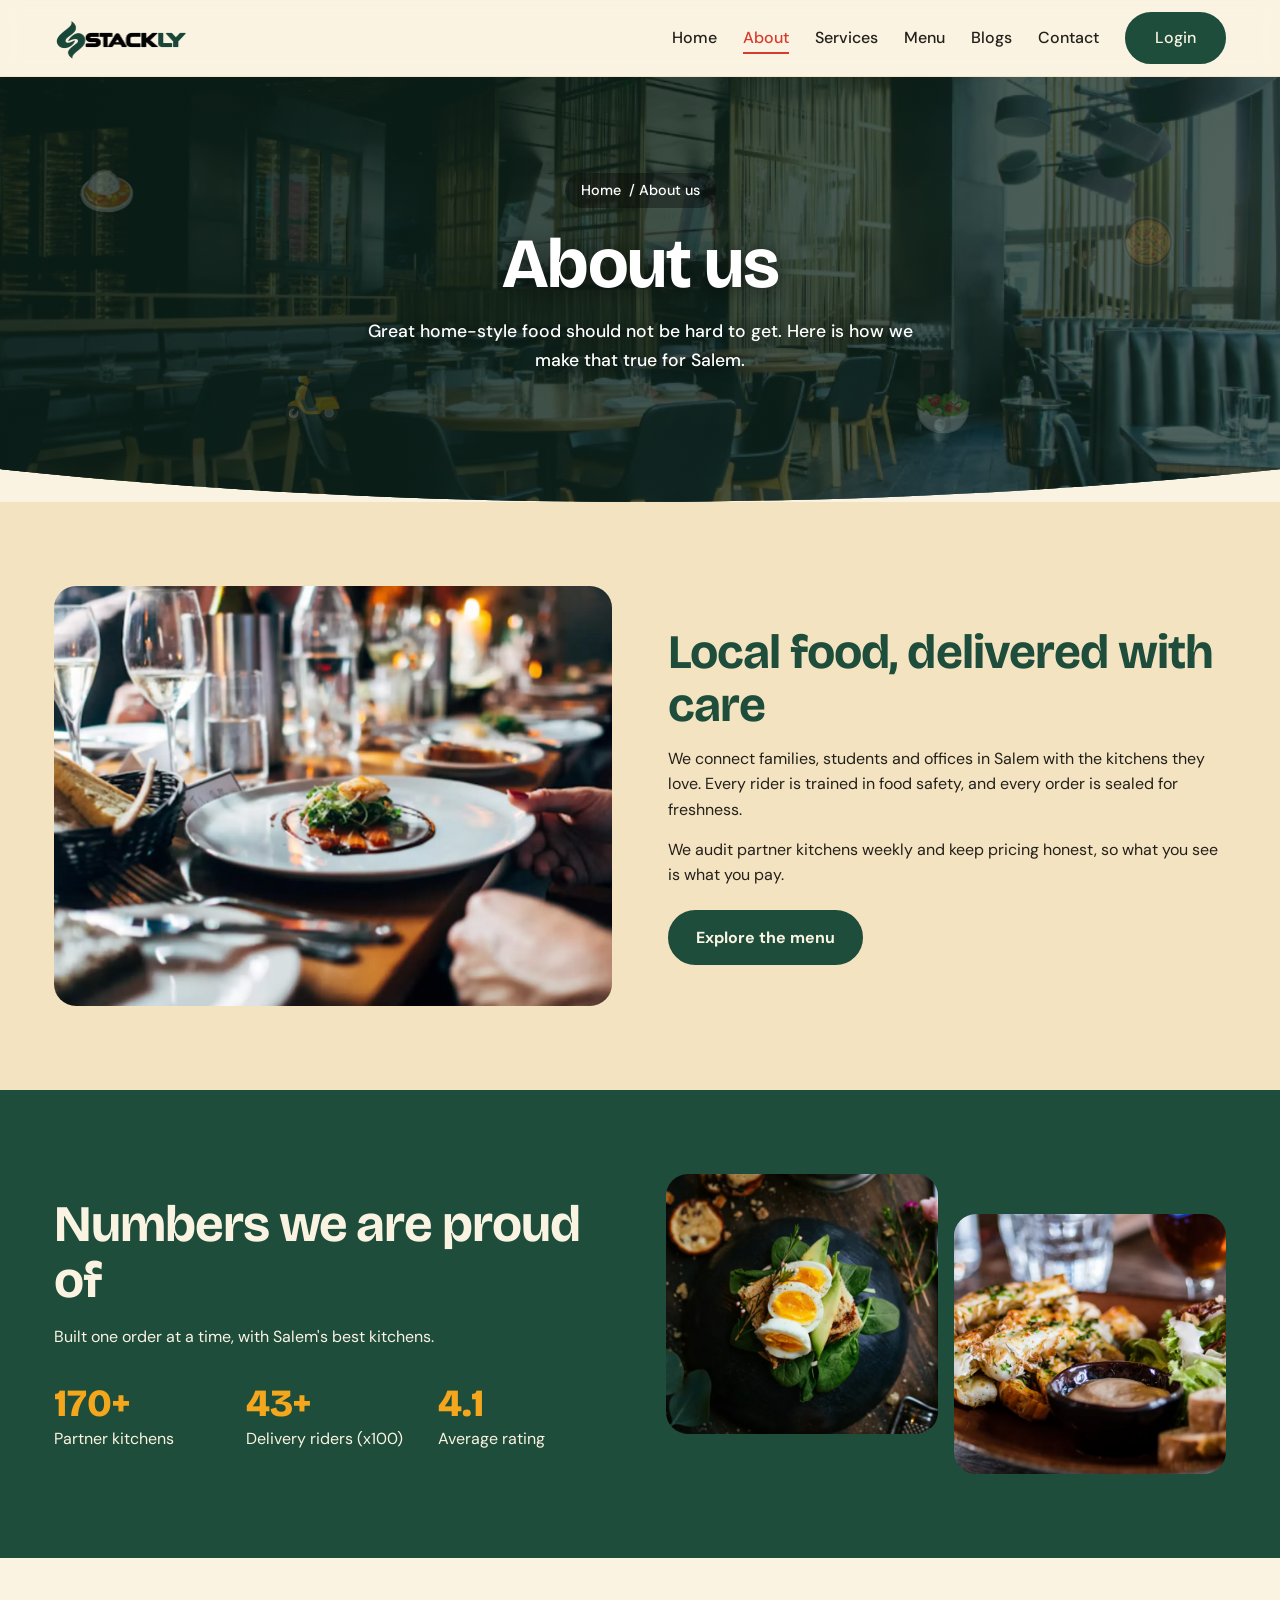
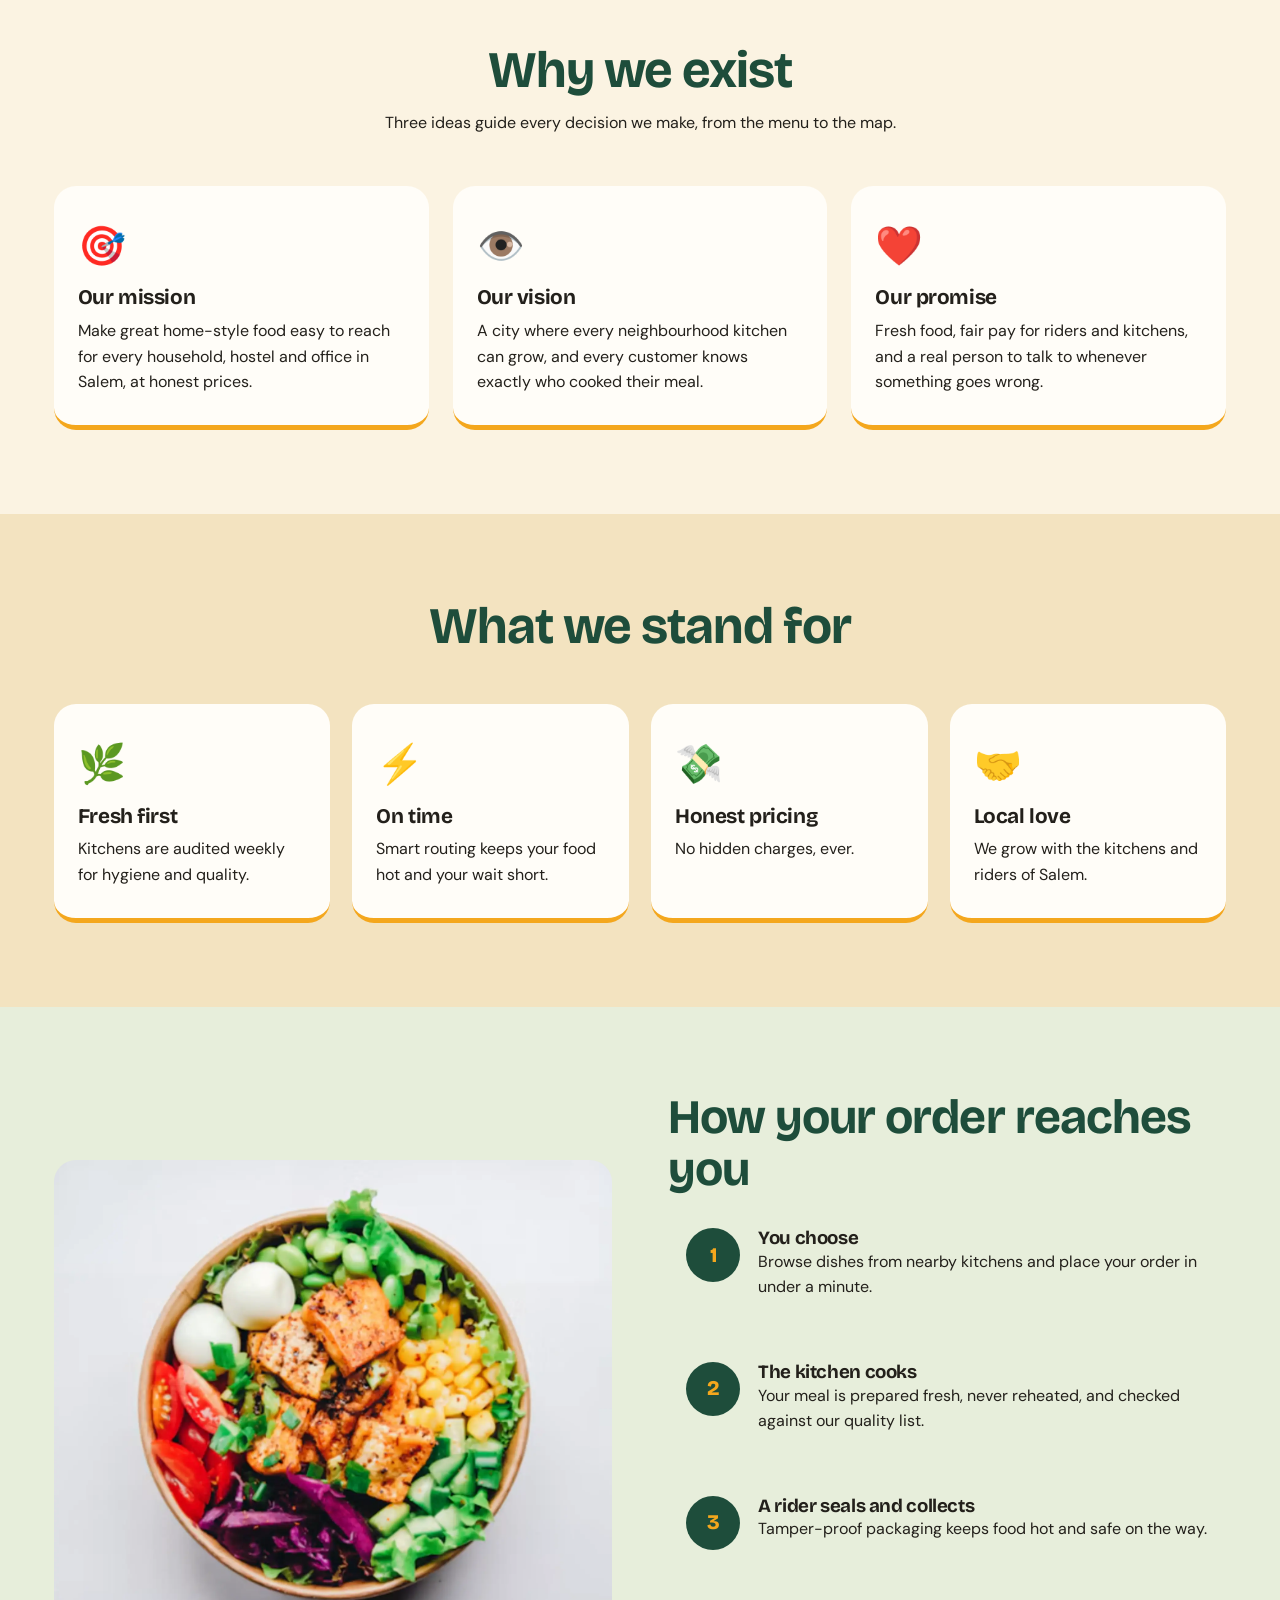
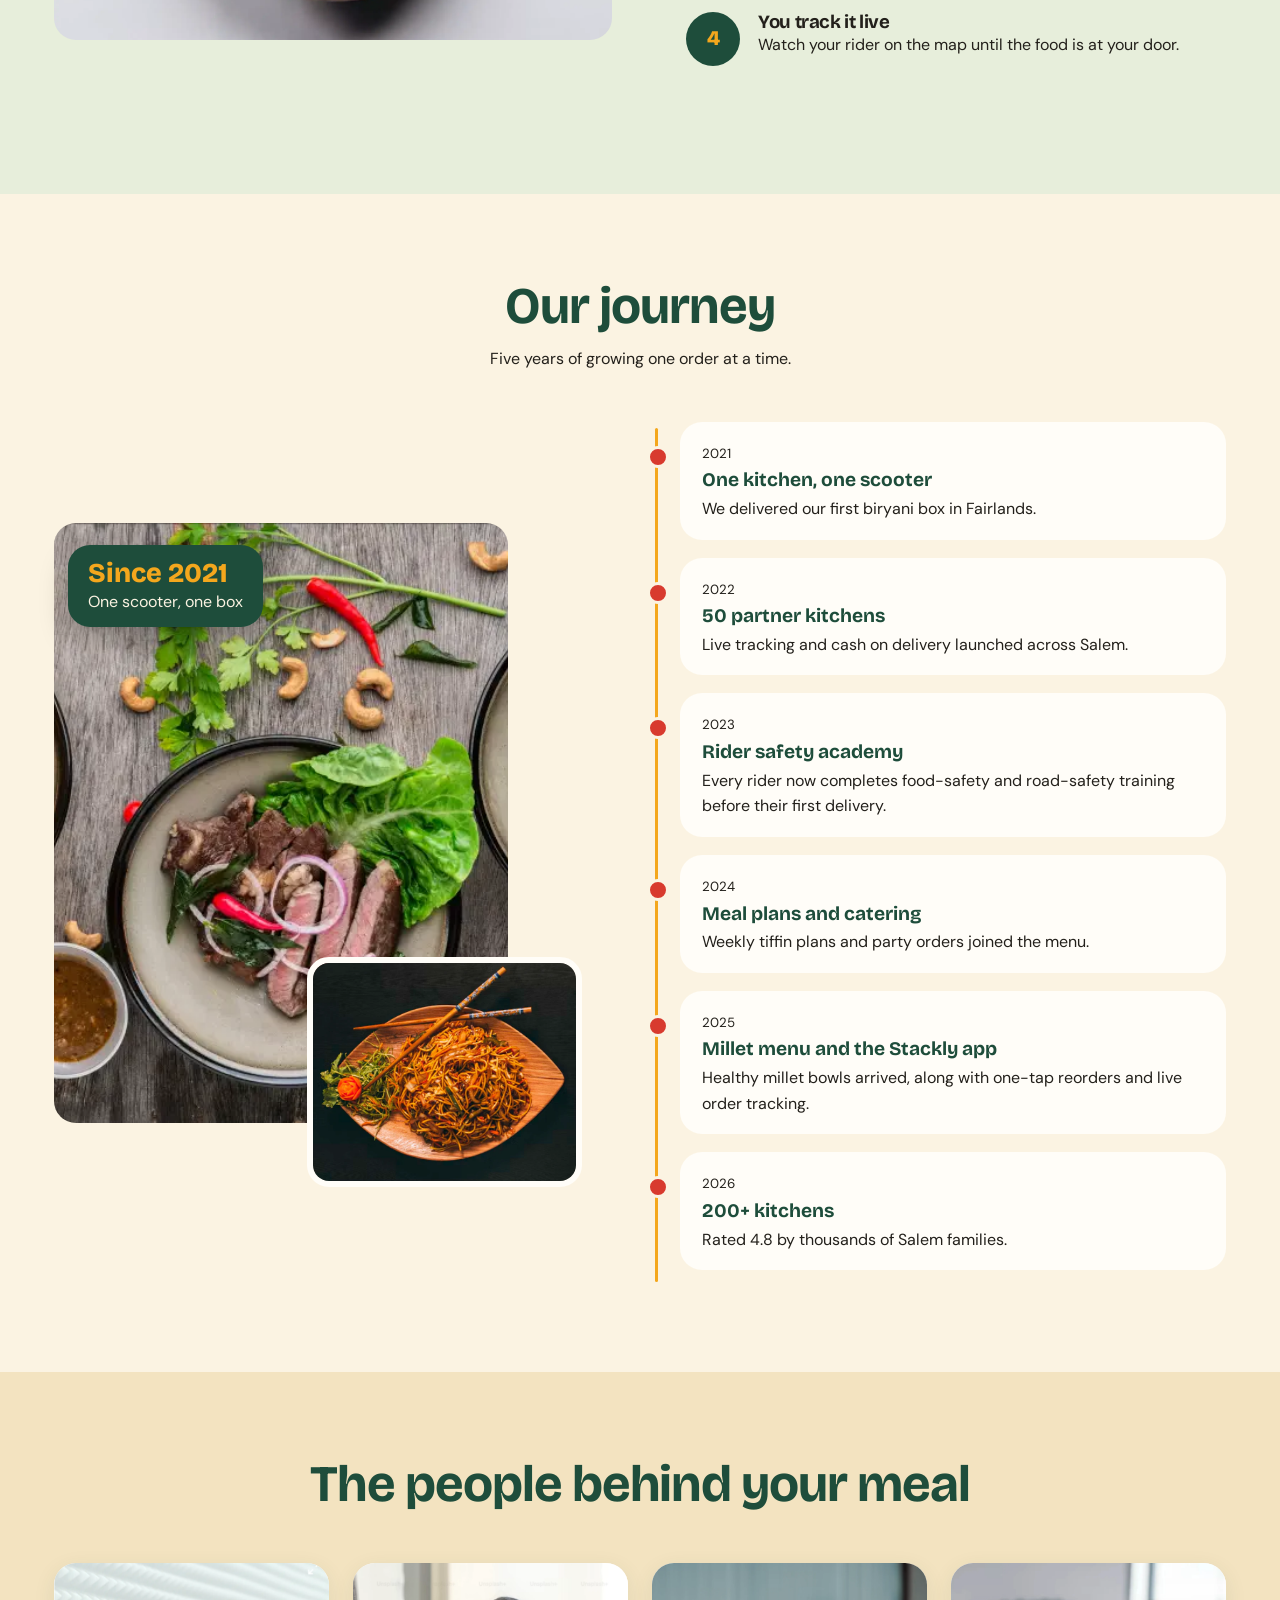
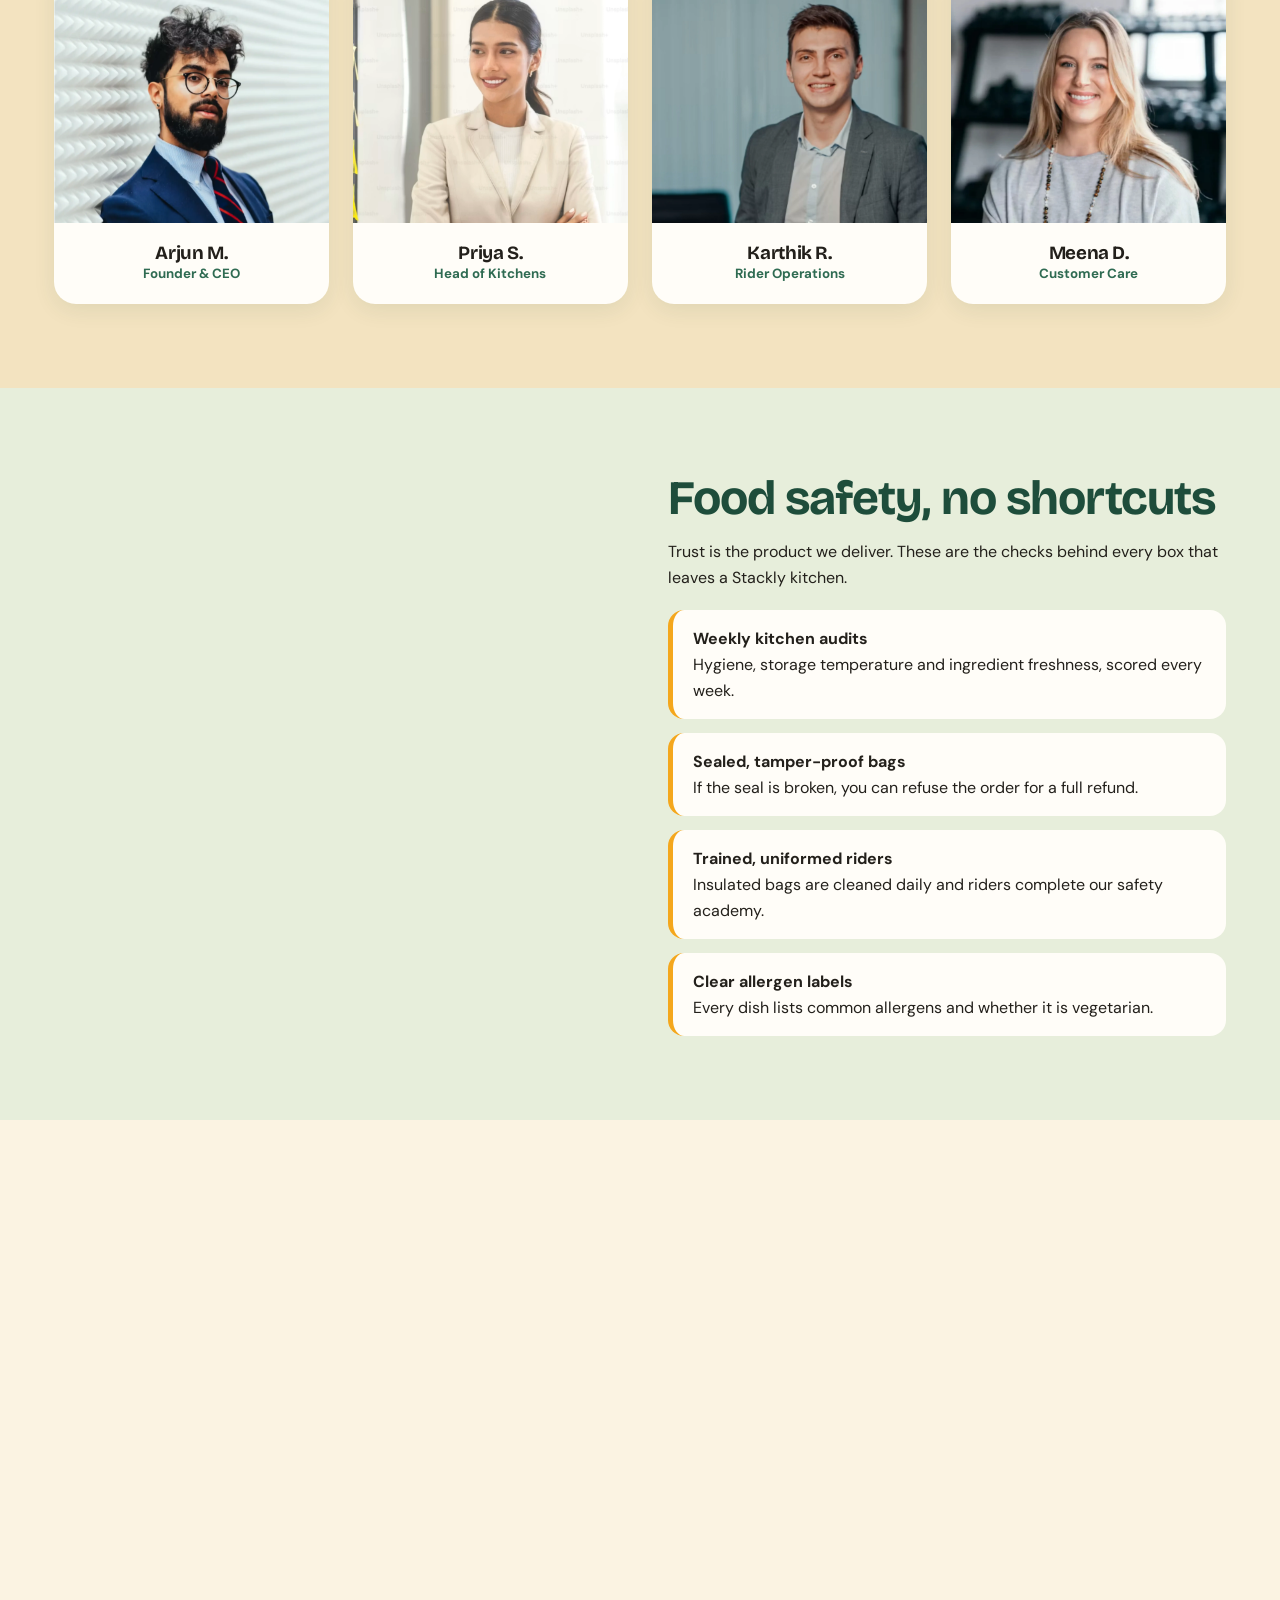
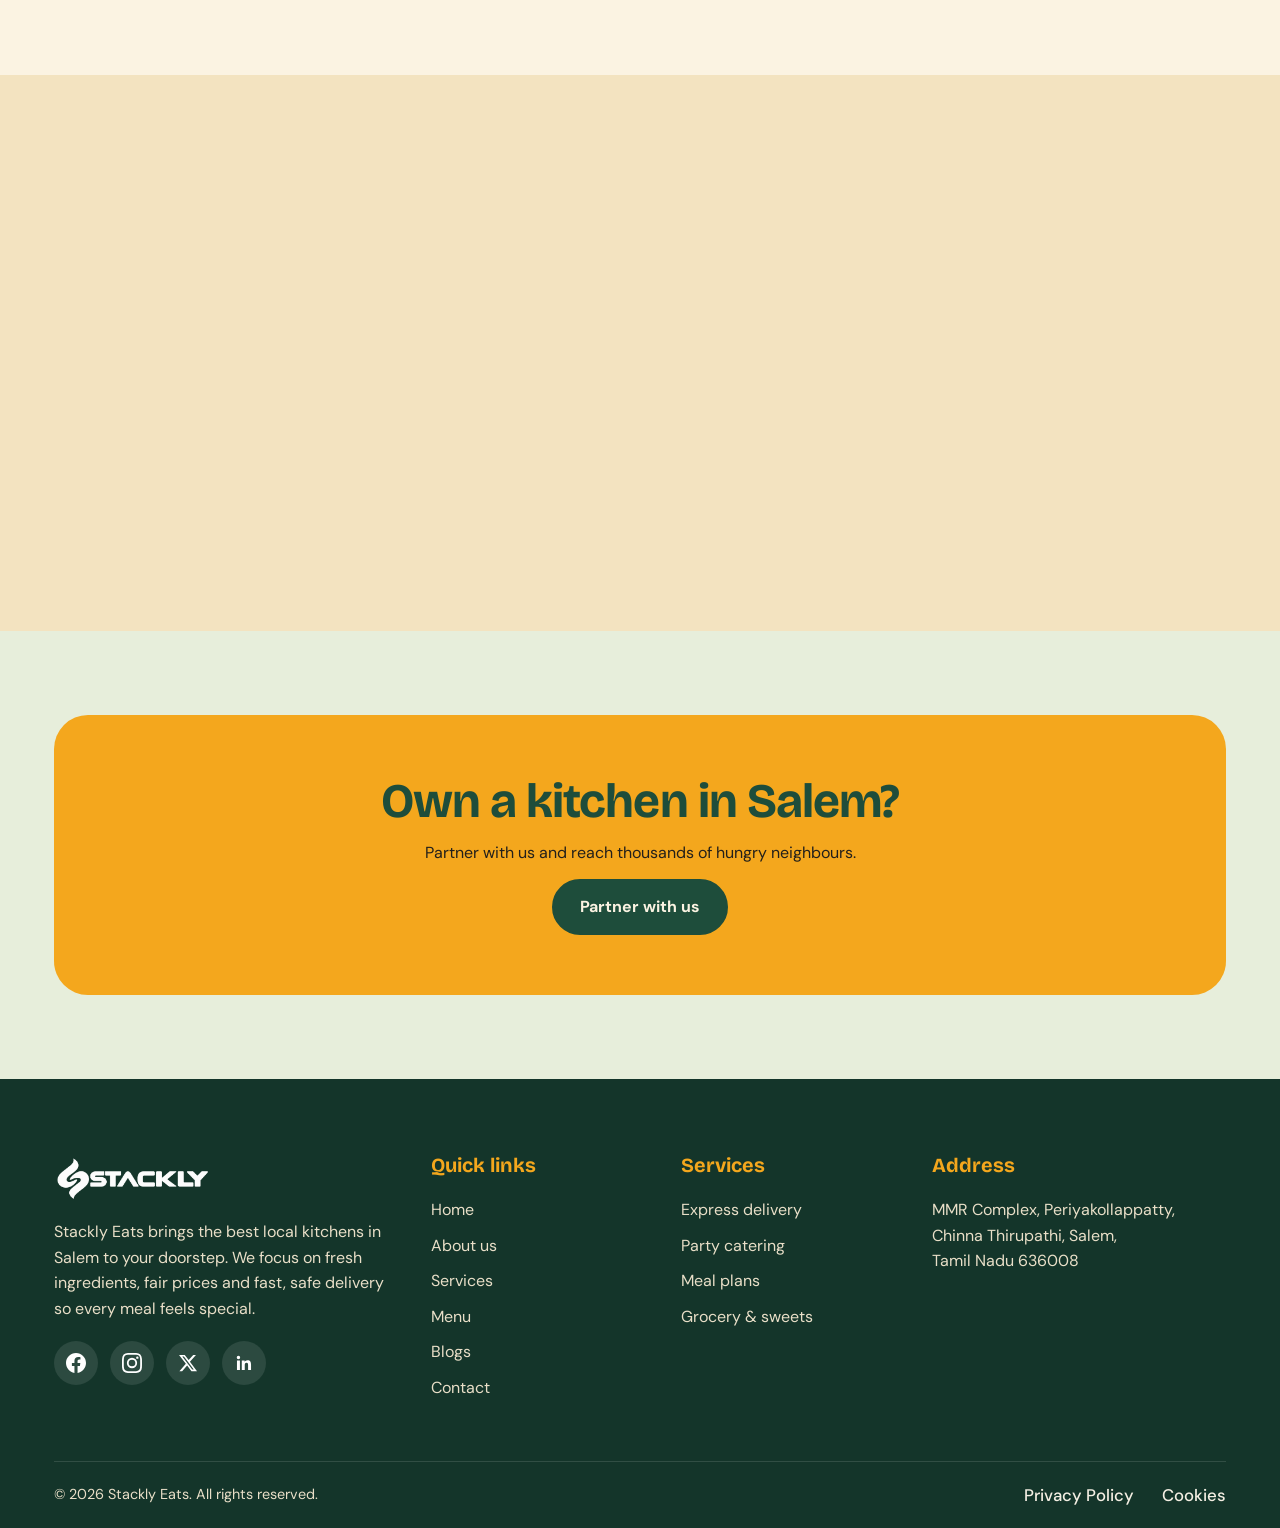
<file: about.html>
<!DOCTYPE html><html lang="en"><head><meta charset="UTF-8"><meta name="viewport" content="width=device-width, initial-scale=1"><title>About us – Stackly Eats</title><link rel="preconnect" href="https://fonts.googleapis.com"><link href="https://fonts.googleapis.com/css2?family=Bricolage+Grotesque:wght@500;700;800&family=DM+Sans:wght@400;500;700&display=swap" rel="stylesheet"><style>
:root{--cream:#FBF3E2;--cream2:#F3E6C9;--green:#1E4D3B;--green2:#2F6B52;--mango:#F4A71D;--chili:#D83A2E;--ink:#23201B;--white:#FFFDF8;--r:22px}
*{box-sizing:border-box;margin:0;padding:0}
html{scroll-behavior:smooth}
body{font-family:'DM Sans',sans-serif;background:var(--cream);color:var(--ink);line-height:1.6;overflow-x:hidden}
h1,h2,h3{font-family:'Bricolage Grotesque',sans-serif;line-height:1.1;letter-spacing:-.02em}
img{max-width:100%;display:block;object-fit:cover;background:var(--cream2)}
a{color:inherit;text-decoration:none}
.wrap{width:100%;max-width:none;margin:0 auto;padding:0 4.2vw}
section{padding:84px 0}
:focus-visible{outline:3px solid var(--mango);outline-offset:3px}

/* header */
header{position:sticky;top:0;z-index:50;background:rgba(251,243,226,.92);backdrop-filter:blur(10px);border-bottom:1px solid var(--cream2)}
.nav{display:flex;align-items:center;justify-content:space-between;height:76px}
.logo img{height:46px;width:auto;background:none}
.menu{display:flex;gap:26px;align-items:center;list-style:none}
.menu a{font-weight:500;position:relative}
.menu a:not(.btn){padding:4px 0}
.menu a.btn{padding:11px 28px;color:var(--cream);white-space:nowrap}
.menu a:not(.btn)::after{content:"";position:absolute;left:0;bottom:-2px;height:2px;width:0;background:var(--chili);transition:width .3s}
.menu a:not(.btn):hover::after{width:100%}
.btn{display:inline-flex;align-items:center;gap:8px;padding:13px 26px;border-radius:50px;font-weight:700;border:2px solid var(--green);background:var(--green);color:var(--cream);cursor:pointer;transition:transform .25s,background .25s,color .25s;font-family:inherit;font-size:1rem}
.btn:hover{transform:translateY(-3px);background:var(--chili);border-color:var(--chili)}
.btn.ghost{background:transparent;color:var(--green)}
.btn.ghost:hover{background:var(--green);color:var(--cream);border-color:var(--green)}
.burger,.close{display:none;background:none;border:0;cursor:pointer;width:44px;height:44px;border-radius:50%}
.burger span{display:block;width:26px;height:3px;background:var(--green);margin:5px auto;border-radius:3px}
.close{position:absolute;top:18px;right:18px;background:var(--cream2);font-size:1.6rem;color:var(--green)}
.close:hover{background:var(--chili);color:#fff;transform:rotate(90deg);transition:.3s}

/* hero */
.hero{position:relative;background:linear-gradient(100deg,rgba(251,243,226,.97) 30%,rgba(251,243,226,.82) 60%,rgba(251,243,226,.6)),url('./assets/bg1.webp') center/cover fixed no-repeat;background-color:var(--cream);padding:56px 0 84px}
.hero .wrap{display:grid;grid-template-columns:1.05fr 1fr;gap:48px;align-items:center}
.pill{display:inline-block;background:var(--mango);color:var(--ink);padding:6px 16px;border-radius:40px;font-weight:700;font-size:.9rem;margin-bottom:18px;animation:pop .8s .1s both}
.hero h1{font-size:clamp(2.6rem,6vw,4.8rem);color:var(--green)}
.hero h1 .w{display:inline-block;opacity:0;transform:translateY(40px) rotate(4deg);animation:rise .7s forwards}
.typed{color:var(--chili);border-right:3px solid var(--chili);padding-right:4px;animation:blink .8s infinite}
.hero p{margin:22px 0 30px;font-size:1.15rem;max-width:520px}
.search{display:flex;background:var(--white);border-radius:60px;padding:6px;max-width:520px;box-shadow:0 12px 30px rgba(30,77,59,.15)}
.search input{flex:1;border:0;background:none;padding:0 20px;font:inherit;outline:none;min-width:0}
.collage{position:relative;height:560px}
.collage img{position:absolute;border-radius:var(--r);box-shadow:0 18px 40px rgba(0,0,0,.2);border:6px solid var(--white)}
.c1{width:62%;height:62%;right:0;top:0;border-radius:200px 200px var(--r) var(--r)!important;animation:float 6s ease-in-out infinite}
.c2{width:48%;height:40%;left:0;top:34%;animation:float 7s -2s ease-in-out infinite}
.c3{width:46%;height:34%;right:6%;bottom:0;border-radius:50%!important;animation:float 8s -4s ease-in-out infinite}
.badge{position:absolute;left:8%;bottom:6%;background:var(--green);color:var(--cream);padding:14px 20px;border-radius:var(--r);z-index:3;animation:float 5s ease-in-out infinite}
.badge b{display:block;font-family:'Bricolage Grotesque';font-size:1.8rem;color:var(--mango)}

/* marquee */
.marq{background:var(--green);color:var(--cream);overflow:hidden;white-space:nowrap;padding:16px 0;font-family:'Bricolage Grotesque';font-size:1.4rem}
.marq div{display:inline-block;animation:slide 28s linear infinite}
.marq span{margin:0 26px;color:var(--mango)}

/* headings */
.head{text-align:center;max-width:680px;margin:0 auto 50px}
.head h2{font-size:clamp(2rem,4vw,3.2rem);color:var(--green);margin-bottom:12px}

/* categories */
.cats{display:grid;grid-template-columns:repeat(6,1fr);gap:18px}
.cat{text-align:center;transition:transform .35s}
.cat:hover{transform:translateY(-8px)}
.cat img{width:100%;aspect-ratio:1;border-radius:50%;border:5px solid var(--white);box-shadow:0 8px 20px rgba(0,0,0,.12);transition:transform .5s}
.cat:hover img{transform:rotate(8deg) scale(1.05)}
.cat h3{font-size:1.1rem;margin-top:12px}

/* dishes */
.dishes{background:var(--white)}
.grid3{display:grid;grid-template-columns:repeat(3,1fr);gap:28px}
.dish{background:var(--cream);border-radius:var(--r);overflow:hidden;transition:transform .35s,box-shadow .35s}
.dish:hover{transform:translateY(-8px);box-shadow:0 20px 40px rgba(30,77,59,.18)}
.dish .im{overflow:hidden;height:230px}
.dish img{width:100%;height:100%;transition:transform .6s}
.dish:hover img{transform:scale(1.1)}
.dish .b{padding:20px}
.row{display:flex;justify-content:space-between;align-items:center;margin-top:14px}
.price{font-family:'Bricolage Grotesque';font-size:1.4rem;color:var(--chili);font-weight:800}
.tag{font-size:.82rem;background:var(--mango);padding:3px 12px;border-radius:30px;font-weight:700}

/* how */
.how{display:grid;grid-template-columns:1fr 1fr;gap:56px;align-items:center}
.how img{border-radius:var(--r);height:480px;width:100%}
.step{display:flex;gap:18px;margin-bottom:26px;padding:18px;border-radius:var(--r);transition:background .3s,transform .3s}
.step:hover{background:var(--white);transform:translateX(10px)}
.step i{flex:none;width:54px;height:54px;border-radius:50%;background:var(--green);color:var(--mango);display:grid;place-items:center;font:800 1.3rem 'Bricolage Grotesque';font-style:normal}

/* about / stats */
.about{background:var(--green);color:var(--cream)}
.about .wrap{display:grid;grid-template-columns:1fr 1fr;gap:52px;align-items:center}
.about h2{font-size:clamp(2rem,4vw,3.2rem);margin-bottom:16px}
.about .imgs{display:grid;grid-template-columns:1fr 1fr;gap:16px}
.about .imgs img{border-radius:var(--r);height:260px;width:100%}
.about .imgs img:nth-child(2){margin-top:40px}
.stats{display:grid;grid-template-columns:repeat(3,1fr);gap:16px;margin-top:30px}
.stats b{display:block;font:800 2.4rem 'Bricolage Grotesque';color:var(--mango)}

/* services */
.svc{display:grid;grid-template-columns:repeat(4,1fr);gap:22px}
.card{background:var(--white);border-radius:var(--r);padding:30px 24px;transition:transform .35s,background .35s,color .35s;border-bottom:5px solid var(--mango)}
.card:hover{transform:translateY(-8px);background:var(--chili);color:#fff}
.card:hover p{color:#fff}
.card .ic{font-size:2.4rem;margin-bottom:10px}
.card h3{margin-bottom:8px;font-size:1.3rem}

/* offer */
.offer{background:linear-gradient(120deg,var(--mango),#f7c658);border-radius:34px;display:grid;grid-template-columns:1.2fr 1fr;overflow:hidden;align-items:center}
.offer .t{padding:54px}
.offer h2{font-size:clamp(2rem,4vw,3.4rem);color:var(--green);margin-bottom:14px}
.offer img{height:100%;min-height:340px;width:100%}

/* blog */
.blog .dish .b span{color:var(--green2);font-size:.85rem;font-weight:700}
.blog h3{margin:6px 0}

/* reviews */
.reviews{background:var(--cream2)}
.rev{background:var(--white);padding:28px;border-radius:var(--r)}
.rev .u{display:flex;gap:14px;align-items:center;margin-top:18px}
.rev .u img{width:54px;height:54px;border-radius:50%}
.stars{color:var(--mango);letter-spacing:3px}

/* cta */
.contact .box{display:grid;grid-template-columns:1fr 1fr;border-radius:34px;overflow:hidden;background:var(--green);color:var(--cream)}
.contact .box>div{padding:54px}
.contact img{height:100%;width:100%;min-height:300px}
.contact h2{font-size:clamp(2rem,4vw,3rem);margin-bottom:12px}
.contact input{width:100%;padding:14px 18px;border-radius:50px;border:0;margin:6px 0;font:inherit}

/* footer */
footer{background:#14352A;color:#e9dfc8;padding:70px 0 0}
.fgrid{display:grid;grid-template-columns:1.6fr 1fr 1fr 1.4fr;gap:40px}
footer img.fl{height:54px;width:auto;margin-bottom:16px;background:none}
footer h4{font-family:'Bricolage Grotesque';font-size:1.25rem;color:var(--mango);margin-bottom:16px}
footer li{list-style:none;margin-bottom:10px}
footer li a:hover{color:var(--mango);padding-left:6px}
footer li a{transition:.25s}
.soc{display:flex;gap:12px;margin-top:20px}
.soc a{width:44px;height:44px;border-radius:50%;background:rgba(255,255,255,.1);display:grid;place-items:center;transition:.3s}
.soc a:hover{background:var(--mango);transform:translateY(-5px) rotate(8deg)}
.soc svg{width:20px;height:20px;fill:#fff;transition:.3s}
.soc a:hover svg{fill:var(--ink)}
.copy{border-top:1px solid rgba(255,255,255,.12);margin-top:50px;padding:20px 0;display:flex;justify-content:space-between;align-items:center;flex-wrap:wrap;gap:14px;font-size:.9rem}
.legal{display:flex;gap:28px}
.legal a{padding:0;border:0;border-radius:0;font-size:1.05rem;font-weight:500;color:#f4efe3;transition:color .25s}
.legal a:hover{color:var(--mango)}
@media(max-width:600px){.copy{flex-direction:column;text-align:center}}

/* animation */
.rv{opacity:0;transform:translateY(40px);transition:opacity .8s,transform .8s}
.rv.in{opacity:1;transform:none}
@keyframes rise{to{opacity:1;transform:none}}
@keyframes pop{from{opacity:0;transform:scale(.5)}}
@keyframes float{50%{transform:translateY(-16px)}}
@keyframes blink{50%{border-color:transparent}}
@keyframes slide{to{transform:translateX(-50%)}}
@media(prefers-reduced-motion:reduce){*{animation:none!important;transition:none!important}.rv,.hero h1 .w{opacity:1;transform:none}}


/* extra sections */
.grid4{display:grid;grid-template-columns:repeat(4,1fr);gap:24px}
.rest .im{height:190px}
.why .wrap{display:grid;grid-template-columns:1fr 1fr;gap:56px;align-items:center}
.why-img{position:relative;padding-bottom:70px}
.why-img img:first-child{width:80%;height:420px;border-radius:var(--r)}
.why-img img:last-child{position:absolute;right:0;bottom:0;width:52%;height:240px;border-radius:var(--r);border:6px solid var(--cream)}
.feat{list-style:none;display:grid;gap:14px}
.feat li{background:var(--white);padding:16px 20px;border-radius:16px;border-left:5px solid var(--mango);transition:transform .3s}
.feat li:hover{transform:translateX(8px)}
.feat b,.feat span{display:block}
.gg{display:grid;grid-template-columns:repeat(3,1fr);grid-auto-rows:220px;gap:16px}
.gg img{width:100%;height:100%;border-radius:var(--r);transition:transform .5s,filter .5s}
.gg img:hover{transform:scale(1.03) rotate(-1deg)}
.gg img:first-child{grid-row:span 2}
.gal{background:var(--white)}
.appbox{background:var(--green);color:var(--cream);border-radius:34px;display:grid;grid-template-columns:1.2fr 1fr;align-items:center;overflow:hidden}
.appbox>div{padding:clamp(28px,5vw,56px)}
.appbox h2{font-size:clamp(1.8rem,4vw,3rem);margin-bottom:12px}
.appbox p{margin-bottom:24px}
.appbox img{height:100%;min-height:320px;width:100%}
.row2{display:flex;gap:14px;flex-wrap:wrap}
.fq{max-width:820px;margin:auto;display:grid;gap:14px}
.fq details{background:var(--white);border-radius:16px;padding:18px 24px;transition:box-shadow .3s}
.fq details[open]{box-shadow:0 10px 26px rgba(30,77,59,.15)}
.fq summary{cursor:pointer;font:700 1.1rem 'Bricolage Grotesque';color:var(--green);list-style:none;display:flex;justify-content:space-between;gap:12px}
.fq summary::after{content:"+";font-size:1.5rem;line-height:1;color:var(--chili);transition:transform .3s}
.fq details[open] summary::after{transform:rotate(45deg)}
.fq p{margin-top:10px}
.ov{position:fixed;inset:0;background:rgba(20,53,42,.55);opacity:0;visibility:hidden;transition:.35s;z-index:55}
.ov.show{opacity:1;visibility:visible}
body.lock{overflow:hidden}

/* responsive */
@media(max-width:1200px){
.cats{gap:14px}.grid4{grid-template-columns:repeat(2,1fr)}.menu{gap:20px}
}
@media(max-width:960px){
section{padding:68px 0}
header{backdrop-filter:none;-webkit-backdrop-filter:none;background:var(--cream)}
.nav{height:68px}.logo img{height:40px}
.burger,.close{display:block}
.burger{z-index:10}
.menu{position:fixed;top:0;right:0;bottom:0;height:100dvh;width:min(84%,360px);background:var(--cream);flex-direction:column;align-items:stretch;justify-content:center;gap:6px;padding:80px 28px 30px;transform:translateX(105%);visibility:hidden;transition:transform .45s cubic-bezier(.7,0,.2,1),visibility .45s;box-shadow:-20px 0 50px rgba(0,0,0,.25);z-index:60;font-size:1.2rem;overflow-y:auto}
.menu.open{transform:none;visibility:visible}
.menu li{border-bottom:1px solid var(--cream2)}
.menu li.cl{border:0}
.menu a:not(.btn){display:block;padding:14px 4px}
.menu li:last-child{border:0;margin-top:18px}
.menu a.btn{display:flex;justify-content:center;padding:14px}
.hero{padding:40px 0 64px;background-attachment:scroll}
.hero .wrap,.how,.about .wrap,.offer,.contact .box,.why .wrap,.appbox{grid-template-columns:1fr}
.hero .wrap{gap:36px}
.collage{height:420px;max-width:560px;width:100%;margin:0 auto}
.cats{grid-template-columns:repeat(3,1fr)}
.grid3{grid-template-columns:repeat(2,1fr)}
.svc{grid-template-columns:repeat(2,1fr)}
.fgrid{grid-template-columns:1fr 1fr}
.how img{height:340px}
.offer img,.appbox img,.contact img{min-height:240px;max-height:320px}
.gg{grid-template-columns:repeat(2,1fr);grid-auto-rows:200px}
.why-img{max-width:560px;margin:0 auto;width:100%}
}
@media(max-width:768px){
.grid3{grid-template-columns:1fr}
.about .imgs img{height:200px}
.stats{grid-template-columns:repeat(3,1fr)}
.offer .t,.contact .box>div{padding:34px 26px}
.head{margin-bottom:36px}
}
@media(max-width:600px){
section{padding:54px 0}
.wrap{padding:0 18px}
.hero h1{font-size:2.5rem}
.search{flex-direction:column;border-radius:26px;padding:10px;gap:8px}
.search input{padding:12px 14px}
.search .btn{justify-content:center}
.collage{height:340px}
.badge{padding:10px 14px}.badge b{font-size:1.3rem}
.cats{grid-template-columns:repeat(2,1fr)}
.svc,.fgrid,.grid4{grid-template-columns:1fr}
.about .imgs{grid-template-columns:1fr}
.about .imgs img:nth-child(2){margin-top:0}
.stats b{font-size:1.7rem}
.why-img img:first-child{height:300px}.why-img img:last-child{height:170px}
.gg{grid-auto-rows:150px;gap:10px}
.how img{height:260px}
.step{padding:12px;gap:14px}
.marq{font-size:1.1rem}
.copy{flex-direction:column;text-align:center}
.legal{gap:20px}
}
@media(max-width:380px){
.hero h1{font-size:2.1rem}
.pill{font-size:.8rem}
.stats{grid-template-columns:1fr;text-align:left}
.cats{gap:10px}
.btn{padding:12px 20px}
}
@media(min-width:1700px){
html{font-size:18px}
}
@media(hover:none){.dish:hover,.card:hover,.cat:hover{transform:none}}

[hidden]{display:none!important}
.menu a[aria-current]::after{width:100%}
.menu a[aria-current]:not(.btn){color:var(--chili)}
header{transition:box-shadow .3s}header.sc{box-shadow:0 8px 24px rgba(30,77,59,.12)}

.prog{position:fixed;top:0;left:0;height:4px;width:100%;background:var(--mango);transform:scaleX(0);transform-origin:0 50%;z-index:70}
.top{position:fixed;right:18px;bottom:18px;width:48px;height:48px;border-radius:50%;border:0;background:var(--green);color:var(--mango);font-size:1.3rem;cursor:pointer;z-index:40;opacity:0;transform:translateY(20px);visibility:hidden;transition:.35s}
.top.show{opacity:1;transform:none;visibility:visible}.top:hover{background:var(--chili);color:#fff}

/* inner page banner */
.ph{position:relative;overflow:hidden;text-align:center;color:var(--cream);background:linear-gradient(120deg,var(--green),var(--green2));padding:78px 0 108px;clip-path:ellipse(130% 100% at 50% 0)}
.ph h1{font-size:clamp(2.4rem,6vw,4.4rem);animation:rise .8s .2s both;opacity:0;transform:translateY(40px)}
.ph p{max-width:560px;margin:14px auto 0;opacity:0;animation:rise .8s .4s forwards;transform:translateY(30px)}
.crumb{display:inline-flex;gap:8px;background:rgba(255,255,255,.12);padding:6px 16px;border-radius:40px;font-size:.9rem;margin-bottom:18px;animation:pop .8s .1s both}
.crumb a:hover{color:var(--mango)}
.ph i{position:absolute;font-style:normal;font-size:3rem;opacity:.22;animation:float 6s ease-in-out infinite}
.ph i:nth-of-type(1){left:6%;top:18%}.ph i:nth-of-type(2){right:8%;top:30%;animation-delay:-2s}.ph i:nth-of-type(3){left:22%;bottom:16%;animation-delay:-4s}.ph i:nth-of-type(4){right:24%;bottom:12%;animation-delay:-1s}

.btn.sm{padding:8px 18px;font-size:.9rem}
.split{display:grid;grid-template-columns:1fr 1fr;gap:56px;align-items:center}
.split img{border-radius:var(--r);height:420px;width:100%}
.split h2,.sec-h{font-size:clamp(1.9rem,4vw,3rem);color:var(--green);margin-bottom:14px}
.alt{background:var(--white)}
.cta{background:var(--mango);border-radius:34px;padding:clamp(34px,6vw,60px);text-align:center}
.cta h2{font-size:clamp(1.8rem,4vw,3rem);color:var(--green);margin-bottom:12px}.cta .btn{margin-top:14px}

/* timeline */
.tl{max-width:760px;margin:auto;position:relative;padding-left:34px}
.tl::before{content:"";position:absolute;left:9px;top:6px;bottom:6px;width:3px;background:var(--mango);border-radius:3px}
.tl div{position:relative;background:var(--white);padding:18px 22px;border-radius:var(--r);margin-bottom:18px;transition:transform .3s}
.tl div:hover{transform:translateX(8px)}
.tl div::before{content:"";position:absolute;left:-33px;top:24px;width:16px;height:16px;border-radius:50%;background:var(--chili);border:3px solid var(--cream)}
.tl b{font-family:'Bricolage Grotesque';font-size:1.2rem;color:var(--green)}

/* team */
.team .dish img{height:100%}.team .im{height:260px}.team .b{text-align:center}.team small{color:var(--green2);font-weight:700}

/* plans */
.plans{display:grid;grid-template-columns:repeat(3,1fr);gap:24px;align-items:stretch}
.plan{background:var(--white);border-radius:var(--r);padding:34px 28px;border:2px solid var(--cream2);transition:transform .35s,box-shadow .35s}
.plan:hover{transform:translateY(-8px);box-shadow:0 20px 40px rgba(30,77,59,.15)}
.plan.hot{background:var(--green);color:var(--cream);border-color:var(--green)}.plan.hot .price{color:var(--mango)}
.plan ul{list-style:none;margin:18px 0 24px;display:grid;gap:8px}.plan li::before{content:"✓ ";color:var(--chili);font-weight:700}.plan.hot li::before{color:var(--mango)}
.plan .price{font-size:2.4rem}.plan .btn{width:100%;justify-content:center}
.plan.hot .btn{background:var(--mango);border-color:var(--mango);color:var(--ink)}
.svc.big .card ul{list-style:none;margin-top:12px;font-size:.95rem}.svc.big .card li::before{content:"• "}

/* tabs + search */
.bar{display:flex;gap:16px;justify-content:space-between;align-items:center;flex-wrap:wrap;margin-bottom:34px}
.tabs{display:flex;gap:10px;flex-wrap:wrap}
.tabs button{border:2px solid var(--green);background:transparent;color:var(--green);padding:8px 20px;border-radius:40px;font:700 .95rem 'DM Sans';cursor:pointer;transition:.25s}
.tabs button:hover{transform:translateY(-2px)}.tabs button.on{background:var(--green);color:var(--cream)}
.sbox{display:flex;align-items:center;background:var(--white);border-radius:40px;padding:4px 18px;box-shadow:0 6px 18px rgba(30,77,59,.12);min-width:min(100%,280px)}
.sbox input{border:0;background:none;padding:10px;font:inherit;outline:none;width:100%}
.in2{animation:pop2 .5s both}@keyframes pop2{from{opacity:0;transform:scale(.9) translateY(20px)}}
.none{text-align:center;padding:40px 0;font-size:1.2rem}
.cartbtn{position:relative;font-size:1.5rem;background:var(--white);border-radius:50%;width:48px;height:48px;display:grid;place-items:center;box-shadow:0 6px 18px rgba(30,77,59,.12)}
#cnt{position:absolute;top:-6px;right:-6px;background:var(--chili);color:#fff;font:700 .75rem 'DM Sans';min-width:22px;height:22px;border-radius:11px;display:grid;place-items:center}
#cnt.bump{animation:bump .4s}@keyframes bump{50%{transform:scale(1.5)}}
.toast{position:fixed;left:50%;bottom:26px;transform:translate(-50%,120px);background:var(--green);color:var(--cream);padding:12px 24px;border-radius:40px;z-index:90;transition:transform .4s cubic-bezier(.3,1.4,.5,1);max-width:90vw;text-align:center}
.toast.show{transform:translate(-50%,0)}
.dish .b small{color:var(--green2);font-weight:700}
.feature{display:grid;grid-template-columns:1.1fr 1fr;gap:0;background:var(--green);color:var(--cream);border-radius:34px;overflow:hidden;margin-bottom:40px}
.feature .im{height:100%;min-height:300px}.feature img{height:100%;width:100%}.feature>div:last-child{padding:clamp(26px,5vw,52px)}
.feature h2{font-size:clamp(1.7rem,3.4vw,2.6rem);margin:10px 0}.feature .tag{margin-bottom:6px;display:inline-block;color:var(--ink)}

/* contact + forms */
.cinfo{display:grid;grid-template-columns:repeat(3,1fr);gap:22px;margin-bottom:56px}
.cinfo .card:hover{background:var(--green)}
.cwrap{display:grid;grid-template-columns:1fr 1fr;gap:34px;align-items:stretch}
.fm{background:var(--white);padding:clamp(24px,4vw,40px);border-radius:var(--r)}
.fm label{display:block;font-weight:700;margin:14px 0 6px;font-size:.95rem}
.fm input,.fm textarea,.fm select{width:100%;padding:13px 18px;border-radius:14px;border:2px solid var(--cream2);background:var(--cream);font:inherit;transition:border-color .25s,box-shadow .25s}
.fm input:focus,.fm textarea:focus,.fm select:focus{outline:0;border-color:var(--green);box-shadow:0 0 0 4px rgba(244,167,29,.35)}
.fm input:user-invalid,.fm textarea:user-invalid{border-color:var(--chili)}
.fm textarea{min-height:130px;resize:vertical}.fm .btn{margin-top:20px;width:100%;justify-content:center}
.map{border-radius:var(--r);overflow:hidden;min-height:340px;box-shadow:0 12px 30px rgba(30,77,59,.15)}.map iframe{width:100%;height:100%;min-height:340px;border:0}
.ok{text-align:center;padding:30px 0;animation:pop .6s both}.ok i{display:grid;place-items:center;width:78px;height:78px;margin:0 auto 16px;border-radius:50%;background:var(--green);color:var(--mango);font-size:2.2rem;font-style:normal}

/* login */
.auth{display:grid;grid-template-columns:1fr 1fr;min-height:calc(100vh - 76px)}
.auth .pic{position:relative;background:linear-gradient(rgba(20,53,42,.55),rgba(20,53,42,.8)),url('./assets/Restaurant\ kitchen.webp') center/cover;color:var(--cream);display:flex;flex-direction:column;justify-content:flex-end;padding:clamp(28px,5vw,64px)}
.auth .pic h2{font-size:clamp(1.8rem,3.4vw,2.8rem)}.auth .pic p{margin-top:10px;max-width:420px}
.auth .side{display:grid;place-items:center;padding:clamp(24px,5vw,60px) 4.2vw}
.card2{width:100%;max-width:440px}
.lt{display:flex;background:var(--cream2);border-radius:40px;padding:5px;margin-bottom:26px}
.lt button{flex:1;border:0;background:none;padding:11px;border-radius:40px;font:700 1rem 'DM Sans';color:var(--green);cursor:pointer;transition:.3s}
.lt button.on{background:var(--green);color:var(--cream)}
.lp{display:none}.lp.on{display:block;animation:rise .5s both;opacity:0;transform:translateY(20px)}
.pw{position:relative}.pw input{padding-right:54px}
.eye{position:absolute;right:6px;top:50%;transform:translateY(-50%);border:0;background:none;font-size:1.2rem;cursor:pointer;width:42px;height:42px}
.row3{display:flex;justify-content:space-between;gap:10px;flex-wrap:wrap;margin-top:14px;font-size:.92rem}.row3 a{color:var(--chili);font-weight:700}

@media(max-width:960px){
.split,.cwrap,.feature,.auth{grid-template-columns:1fr}
.split img{height:320px}.plans,.cinfo{grid-template-columns:1fr;max-width:520px;margin-inline:auto}
.auth{min-height:0}.auth .pic{min-height:240px}
.ph{padding:56px 0 84px}
}
@media(max-width:600px){.bar{flex-direction:column;align-items:stretch}.tabs{justify-content:center}.split img{height:240px}.tl{padding-left:28px}}
@media(prefers-reduced-motion:reduce){.ph h1,.ph p,.lp.on{opacity:1;transform:none}.prog{display:none}}


/* ===== v2 additions ===== */
/* hero banners with photo */
.ph{background:linear-gradient(120deg,rgba(20,53,42,.92),rgba(30,77,59,.6)),var(--hi,none) center/cover no-repeat;background-color:var(--green);padding:96px 0 128px}
.ph h1,.ph p{text-shadow:0 2px 18px rgba(0,0,0,.35)}
.ph p{font-size:1.1rem}
.ph .hstats{display:flex;gap:14px;justify-content:center;flex-wrap:wrap;margin-top:26px;position:relative}
.ph .hstats span{background:rgba(255,255,255,.14);backdrop-filter:blur(6px);padding:8px 18px;border-radius:40px;font-weight:700;font-size:.92rem}
/* login hero perks */
.perks{list-style:none;margin-top:18px;display:grid;gap:8px}
.perks li::before{content:"✓ ";color:var(--mango);font-weight:700}
/* blog featured: fits inside one screen */
.feature{height:clamp(420px,calc(100vh - 150px),560px)}
.feature .im{position:relative;height:100%;min-height:0}
.feature .im img{position:absolute;inset:0;width:100%;height:100%;object-fit:cover}
.feature>div:last-child{display:flex;flex-direction:column;justify-content:center;align-items:flex-start;gap:12px;padding:clamp(22px,3.5vw,48px);overflow:hidden}
.feature h2{margin:4px 0}
.feature .meta{display:flex;gap:16px;flex-wrap:wrap;font-size:.92rem;opacity:.85}
.feature .btn{background:var(--mango);border-color:var(--mango);color:var(--ink);margin-top:6px}
.feature .btn:hover{background:var(--chili);border-color:var(--chili);color:#fff}
/* journey with image on the left */
.journey{display:grid;grid-template-columns:1fr 1.1fr;gap:clamp(32px,5vw,72px);align-items:center}
.journey .tl{margin:0;max-width:none}
.jimg{position:relative;padding-bottom:64px}
.jimg img.m{width:86%;height:600px;border-radius:var(--r)}
.jimg img.s{position:absolute;right:0;bottom:0;width:52%;height:230px;border-radius:var(--r);border:6px solid var(--white)}
.jimg .bd{position:absolute;left:14px;top:22px;background:var(--green);color:var(--cream);padding:12px 20px;border-radius:var(--r);box-shadow:0 12px 28px rgba(0,0,0,.25);animation:float 5s ease-in-out infinite}
.jimg .bd b{display:block;font:800 1.7rem 'Bricolage Grotesque';color:var(--mango)}
/* shared blocks */
.three{display:grid;grid-template-columns:repeat(3,1fr);gap:24px}
.three .card:hover{background:var(--green)}
.chips{display:flex;flex-wrap:wrap;gap:12px;justify-content:center}
.chips span{background:var(--white);border:2px solid var(--cream2);padding:9px 20px;border-radius:40px;font-weight:700;color:var(--green);transition:.25s}
.chips span:hover{background:var(--green);color:var(--cream);border-color:var(--green);transform:translateY(-3px)}
.alt .chips span{background:var(--cream)}
.chips.left{justify-content:flex-start}
.hours{width:100%;border-collapse:collapse}
.hours td{padding:13px 0;border-bottom:1px dashed var(--cream2)}
.hours tr:last-child td{border:0}
.hours td:last-child{text-align:right;font-weight:700;color:var(--green)}
.trend{list-style:none;counter-reset:t;display:grid;gap:14px}
.trend li{counter-increment:t;display:flex;gap:16px;align-items:center;background:var(--cream);padding:14px 20px;border-radius:16px;transition:transform .3s}
.trend li:hover{transform:translateX(8px)}
.trend li::before{content:counter(t,decimal-leading-zero);font:800 1.7rem 'Bricolage Grotesque';color:var(--chili)}
.trend small{display:block;color:var(--green2);font-weight:700}
.ing{list-style:none;display:grid;grid-template-columns:1fr 1fr;gap:6px 18px;margin:14px 0 22px}
.ing li::before{content:"🥄 "}
.rev p{margin-top:12px}
.stats.four{grid-template-columns:repeat(4,1fr)}
.tcenter{text-align:center}
@media(max-width:960px){
.ph{padding:64px 0 92px}
.journey,.three{grid-template-columns:1fr}
.three{max-width:560px;margin-inline:auto}
.jimg{max-width:560px;margin:0 auto;width:100%}.jimg img.m{height:400px}
.feature{height:auto}.feature .im{height:280px}
}
@media(max-width:600px){.jimg img.m{height:300px}.jimg img.s{height:150px}.ing{grid-template-columns:1fr}.stats.four{grid-template-columns:repeat(2,1fr)}}


/* ===== v3: softer backgrounds + clearer hero text ===== */
.alt,.dishes{background:#F6EBD3}
.ph{background:linear-gradient(120deg,rgba(10,30,23,.9),rgba(14,38,30,.78) 55%,rgba(14,38,30,.7)),var(--hi,none) center/cover no-repeat;background-color:var(--green)}
.ph h1{color:#fff;text-shadow:0 3px 22px rgba(0,0,0,.6)}
.ph p{color:#fff;font-weight:500;opacity:1;text-shadow:0 2px 14px rgba(0,0,0,.65)}
.crumb{background:rgba(0,0,0,.35);color:#fff;font-weight:500}
.ph .hstats span{background:rgba(0,0,0,.35);color:#fff}
.auth .pic{background:linear-gradient(rgba(10,30,23,.7),rgba(10,30,23,.9)),url('./assets/Restaurant\ kitchen.webp') center/cover}
.auth .pic h2,.auth .pic p,.perks li{color:#fff;text-shadow:0 2px 12px rgba(0,0,0,.5)}

/* cards stand out from the section background */
.dish{background:var(--white);box-shadow:0 6px 22px rgba(30,77,59,.09)}
.dish:hover{box-shadow:0 20px 40px rgba(30,77,59,.18)}

/* reviews: avatars on one straight line */
.rev{display:flex;flex-direction:column}
.rev .u{margin-top:auto;padding-top:18px}

/* ===== v4: every section gets its own tone (no white), neighbours always differ ===== */
:root{--tone1:#FBF3E2;--tone2:#F3E3C0;--tone3:#E7EEDB}
main>section:nth-of-type(3n+1):not(.hero):not(.ph):not(.about):not(.auth){background:var(--tone1)}
main>section:nth-of-type(3n+2):not(.hero):not(.ph):not(.about):not(.auth){background:var(--tone2)}
main>section:nth-of-type(3n):not(.hero):not(.ph):not(.about):not(.auth){background:var(--tone3)}
main>section[style*="padding-top:0"]{padding-top:84px!important}
@media(max-width:960px){main>section[style*="padding-top:0"]{padding-top:68px!important}}
@media(max-width:600px){main>section[style*="padding-top:0"]{padding-top:54px!important}}
.dish{display:flex;flex-direction:column}.dish .b{display:flex;flex-direction:column;flex:1}.dish .b .row{margin-top:auto;padding-top:14px;align-items:center}

/* menu panel sits above the dim overlay so its links are clickable */
.ov{z-index:45}

/* ===== subscribe form: button matches field size, even spacing ===== */
.contact form{display:flex;flex-direction:column;gap:12px;width:100%;margin:0}
.contact form br{display:none}
.contact form input{margin:0;height:54px;padding:0 22px;box-sizing:border-box;width:100%}
.contact form .btn{width:100%;height:54px;padding:0 22px;box-sizing:border-box;justify-content:center;margin:0}
.contact form .ferr{margin:-6px 6px 0}
</style><link rel="stylesheet" href="preloader.css">
</head><body>
<div id="preloader" role="status" aria-live="polite" aria-label="Loading">
<div class="pl-scene">
<i class="pl-speed s1"></i><i class="pl-speed s2"></i><i class="pl-speed s3"></i>
<div class="pl-ride">
<svg viewBox="0 0 130 90" aria-hidden="true">
<rect x="4" y="28" width="30" height="26" rx="5" fill="#F4A71D"/><rect x="4" y="38" width="30" height="5" fill="#D83A2E"/>
<path d="M30 56h46c6 0 10-4 12-10l4-14" fill="none" stroke="#FBF3E2" stroke-width="6" stroke-linecap="round" stroke-linejoin="round"/>
<path d="M88 34l-4-12M80 22h12" fill="none" stroke="#FBF3E2" stroke-width="5" stroke-linecap="round"/>
<rect x="34" y="42" width="34" height="9" rx="4.5" fill="#D83A2E"/>
<path d="M46 40l8-16 12 4-4 14z" fill="#F4A71D"/>
<circle cx="52" cy="14" r="9" fill="#FBF3E2"/><path d="M43 14a9 9 0 0 1 18 0z" fill="#D83A2E"/>
<path d="M60 26l22-2" stroke="#F4A71D" stroke-width="5" stroke-linecap="round"/>
<g class="pl-wheel"><circle cx="26" cy="72" r="12" fill="#23201B" stroke="#FBF3E2" stroke-width="3"/><path d="M26 62v20M16 72h20" stroke="#FBF3E2" stroke-width="2"/></g>
<g class="pl-wheel"><circle cx="100" cy="72" r="12" fill="#23201B" stroke="#FBF3E2" stroke-width="3"/><path d="M100 62v20M90 72h20" stroke="#FBF3E2" stroke-width="2"/></g>
</svg>
</div>
<div class="pl-road"></div>
</div>
<img class="pl-brand" src="stackly-white-logo.webp" alt="Stackly Eats">
</div>
<noscript><style>#preloader{display:none!important}body.pl-lock{overflow:auto!important}</style></noscript>

<header>
 <div class="wrap nav">
  <a href="index.html" class="logo"><img src="stackly-logo.webp" alt="Stackly logo"></a>
  <button class="burger" id="burger" aria-label="Open menu" aria-expanded="false" aria-controls="menu"><span></span><span></span><span></span></button>
  <ul class="menu" id="menu">
   <li class="cl"><button class="close" id="close" aria-label="Close menu">&times;</button></li>
   <li><a href="index.html">Home</a></li>
   <li><a href="about.html">About</a></li>
   <li><a href="services.html">Services</a></li>
   <li><a href="menu.html">Menu</a></li>
   <li><a href="blogs.html">Blogs</a></li>
   <li><a href="contact.html">Contact</a></li>
   <li><a href="login.html" class="btn">Login</a></li>
  </ul>
 </div>
</header>
<div class="ov" id="ov"></div>


<main><section class="ph" style="--hi:url('./assets/about bg.webp')"><div class="wrap"><span class="crumb"><a href="index.html">Home</a> / About us</span><h1>About us</h1><p>Great home-style food should not be hard to get. Here is how we make that true for Salem.</p></div><i aria-hidden="true">🍛</i><i aria-hidden="true">🥘</i><i aria-hidden="true">🛵</i><i aria-hidden="true">🥗</i></section>
<section><div class="wrap split"><img class="rv" src="./assets/Restaurant kitchen.webp" alt="Restaurant kitchen"><div class="rv"><h2>Local food, delivered with care</h2><p style="margin-bottom:14px">We connect families, students and offices in Salem with the kitchens they love. Every rider is trained in food safety, and every order is sealed for freshness.</p><p style="margin-bottom:22px">We audit partner kitchens weekly and keep pricing honest, so what you see is what you pay.</p><a class="btn" href="./404.html">Explore the menu</a></div></div></section>
<section class="about"><div class="wrap"><div class="rv"><h2>Numbers we are proud of</h2><p>Built one order at a time, with Salem's best kitchens.</p><div class="stats"><div><b data-n="200">0</b>Partner kitchens</div><div><b data-n="50">0</b>Delivery riders (x100)</div><div><b data-n="4.8">0</b>Average rating</div></div></div><div class="imgs rv">
    <img src="./assets/fresh breakfst.webp" alt="Fresh breakfast">
    <img src="./assets/img1.webp" alt="Fresh ingredients"></div></div></section>
<section><div class="wrap"><div class="head rv"><h2>Why we exist</h2><p>Three ideas guide every decision we make, from the menu to the map.</p></div><div class="three"><div class="card rv"><div class="ic">🎯</div><h3>Our mission</h3><p>Make great home-style food easy to reach for every household, hostel and office in Salem, at honest prices.</p></div><div class="card rv"><div class="ic">👁️</div><h3>Our vision</h3><p>A city where every neighbourhood kitchen can grow, and every customer knows exactly who cooked their meal.</p></div><div class="card rv"><div class="ic">❤️</div><h3>Our promise</h3><p>Fresh food, fair pay for riders and kitchens, and a real person to talk to whenever something goes wrong.</p></div></div></div></section>
<section class="alt"><div class="wrap"><div class="head rv"><h2>What we stand for</h2></div><div class="svc"><div class="card rv"><div class="ic">🌿</div><h3>Fresh first</h3><p>Kitchens are audited weekly for hygiene and quality.</p></div><div class="card rv"><div class="ic">⚡</div><h3>On time</h3><p>Smart routing keeps your food hot and your wait short.</p></div><div class="card rv"><div class="ic">💸</div><h3>Honest pricing</h3><p>No hidden charges, ever.</p></div><div class="card rv"><div class="ic">🤝</div><h3>Local love</h3><p>We grow with the kitchens and riders of Salem.</p></div></div></div></section>
<section><div class="wrap how"><img class="rv" loading="lazy" src="./assets/fresh bowl.webp" alt="Fresh rice bowl ready for delivery"><div class="rv"><h2 class="sec-h">How your order reaches you</h2><div class="step"><i>1</i><div><h3>You choose</h3><p>Browse dishes from nearby kitchens and place your order in under a minute.</p></div></div><div class="step"><i>2</i><div><h3>The kitchen cooks</h3><p>Your meal is prepared fresh, never reheated, and checked against our quality list.</p></div></div><div class="step"><i>3</i><div><h3>A rider seals and collects</h3><p>Tamper-proof packaging keeps food hot and safe on the way.</p></div></div><div class="step"><i>4</i><div><h3>You track it live</h3><p>Watch your rider on the map until the food is at your door.</p></div></div></div></div></section>
<section class="alt"><div class="wrap"><div class="head rv"><h2>Our journey</h2><p>Five years of growing one order at a time.</p></div><div class="journey"><div class="jimg rv"><img class="m" loading="lazy" src="./assets/bg1.webp" alt="A spread of home-style dishes"><img class="s" loading="lazy" src="./assets/dish7.webp" alt="Our first biryani box"><div class="bd"><b>Since 2021</b>One scooter, one box</div></div><div class="tl"><div class="rv"><small>2021</small><br><b>One kitchen, one scooter</b><p>We delivered our first biryani box in Fairlands.</p></div><div class="rv"><small>2022</small><br><b>50 partner kitchens</b><p>Live tracking and cash on delivery launched across Salem.</p></div><div class="rv"><small>2023</small><br><b>Rider safety academy</b><p>Every rider now completes food-safety and road-safety training before their first delivery.</p></div><div class="rv"><small>2024</small><br><b>Meal plans and catering</b><p>Weekly tiffin plans and party orders joined the menu.</p></div><div class="rv"><small>2025</small><br><b>Millet menu and the Stackly app</b><p>Healthy millet bowls arrived, along with one-tap reorders and live order tracking.</p></div><div class="rv"><small>2026</small><br><b>200+ kitchens</b><p>Rated 4.8 by thousands of Salem families.</p></div></div></div></div></section>
<section><div class="wrap team"><div class="head rv"><h2>The people behind your meal</h2></div><div class="grid4"><article class="dish rv"><div class="im"><img loading="lazy" src="./assets/a1.webp" alt="Arjun M."></div><div class="b"><h3>Arjun M.</h3><small>Founder & CEO</small></div></article><article class="dish rv"><div class="im"><img loading="lazy" src="./assets/a2.webp" alt="Priya S."></div><div class="b"><h3>Priya S.</h3><small>Head of Kitchens</small></div></article><article class="dish rv"><div class="im"><img loading="lazy" src="./assets/a4.webp" alt="Karthik R."></div><div class="b"><h3>Karthik R.</h3><small>Rider Operations</small></div></article><article class="dish rv"><div class="im"><img loading="lazy" src="./assets/a3.webp" alt="Meena D."></div><div class="b"><h3>Meena D.</h3><small>Customer Care</small></div></article></div></div></section>
<section class="why"><div class="wrap"><div class="why-img rv"><img loading="lazy" src="./assets/img1.webp" alt="Fresh ingredients"><img loading="lazy" src="./assets/Garden fresh salad.webp" alt="Garden salad"></div><div class="rv"><h2 class="sec-h">Food safety, no shortcuts</h2><p style="margin-bottom:20px">Trust is the product we deliver. These are the checks behind every box that leaves a Stackly kitchen.</p><ul class="feat"><li><b>Weekly kitchen audits</b><span>Hygiene, storage temperature and ingredient freshness, scored every week.</span></li><li><b>Sealed, tamper-proof bags</b><span>If the seal is broken, you can refuse the order for a full refund.</span></li><li><b>Trained, uniformed riders</b><span>Insulated bags are cleaned daily and riders complete our safety academy.</span></li><li><b>Clear allergen labels</b><span>Every dish lists common allergens and whether it is vegetarian.</span></li></ul></div></div></section>
<section class="reviews"><div class="wrap"><div class="head rv"><h2>Kind words from Salem</h2><p>A few of the notes our customers leave after their meals.</p></div><div class="grid3"><div class="rev rv"><div class="stars">★★★★★</div><p>Our weekly tiffin plan has changed our mornings. The food tastes like it came from our own kitchen.</p><div class="u"><img loading="lazy" src="./assets/divya.webp" alt="Divya R."><div><b>Divya R.</b><br><small>Fairlands</small></div></div></div><div class="rev rv"><div class="stars">★★★★★</div><p>Ordered for 60 people at our office event. Everything arrived hot, on time and beautifully packed.</p><div class="u"><img loading="lazy" src="./assets/rahul.webp" alt="Mohamed A."><div><b>Mohamed A.</b><br><small>Hasthampatti</small></div></div></div><div class="rev rv"><div class="stars">★★★★★</div><p>The live tracking is spot on, and the rider was polite. I have not tried another app since.</p><div class="u"><img loading="lazy" src="./assets/priya.webp" alt="Lakshmi N."><div><b>Lakshmi N.</b><br><small>Suramangalam</small></div></div></div></div></div></section>
<section class=""><div class="wrap"><div class="head rv"><h2>Questions about Stackly Eats</h2></div><div class="fq rv"><details><summary>Which areas of Salem do you deliver to?</summary><p>We cover most of the city including Fairlands, Hasthampatti, Suramangalam, Alagapuram and Five Roads, and we add new areas every month.</p></details><details><summary>How do you choose partner kitchens?</summary><p>Each kitchen goes through a tasting, a hygiene audit and a pricing review before it is listed. We re-audit them every week.</p></details><details><summary>Do riders get fair pay?</summary><p>Yes. Riders earn per delivery with weekly payouts, accident insurance and a bonus for on-time, well-rated orders.</p></details><details><summary>How can my kitchen join?</summary><p>Use the Partner with us button below or the contact page. Our kitchens team will visit within three working days.</p></details></div></div></section>
<section style="padding-top:0"><div class="wrap"><div class="cta rv"><h2>Own a kitchen in Salem?</h2><p>Partner with us and reach thousands of hungry neighbours.</p><a class="btn" href="./404.html">Partner with us</a></div></div></section></main>
<footer>
 <div class="wrap">
  <div class="fgrid">
   <div>
    <img class="fl" src="stackly-white-logo.webp" alt="Stackly logo">
    <p>Stackly Eats brings the best local kitchens in Salem to your doorstep. We focus on fresh ingredients, fair prices and fast, safe delivery so every meal feels special.</p>
    <div class="soc">
     <a href="./404.html" aria-label="Facebook"><svg viewBox="0 0 24 24"><path d="M24 12.07C24 5.44 18.63.07 12 .07S0 5.44 0 12.07c0 5.99 4.39 10.95 10.13 11.85v-8.39H7.08v-3.47h3.05V9.43c0-3.01 1.79-4.67 4.53-4.67 1.31 0 2.69.23 2.69.23v2.95h-1.52c-1.49 0-1.96.93-1.96 1.87v2.25h3.33l-.53 3.47h-2.8v8.39C19.61 23.03 24 18.06 24 12.07z"/></svg></a>
     <a href="./404.html" aria-label="Instagram"><svg viewBox="0 0 24 24"><path d="M12 2.16c3.2 0 3.58.01 4.85.07 3.25.15 4.77 1.69 4.92 4.92.06 1.27.07 1.65.07 4.85s-.01 3.58-.07 4.85c-.15 3.23-1.66 4.77-4.92 4.92-1.27.06-1.64.07-4.85.07s-3.58-.01-4.85-.07c-3.26-.15-4.77-1.7-4.92-4.92C2.17 15.58 2.16 15.2 2.16 12s.01-3.58.07-4.85C2.38 3.92 3.9 2.38 7.15 2.23 8.42 2.17 8.8 2.16 12 2.16zM12 0C8.74 0 8.33.01 7.05.07 2.7.27.27 2.69.07 7.05.01 8.33 0 8.74 0 12s.01 3.67.07 4.95c.2 4.36 2.62 6.78 6.98 6.98C8.33 23.99 8.74 24 12 24s3.67-.01 4.95-.07c4.35-.2 6.78-2.62 6.98-6.98.06-1.28.07-1.69.07-4.95s-.01-3.67-.07-4.95c-.2-4.35-2.62-6.78-6.98-6.98C15.67.01 15.26 0 12 0zm0 5.84a6.16 6.16 0 100 12.32 6.16 6.16 0 000-12.32zM12 16a4 4 0 110-8 4 4 0 010 8zm6.4-11.85a1.44 1.44 0 100 2.88 1.44 1.44 0 000-2.88z"/></svg></a>
     <a href="./404.html" aria-label="X"><svg viewBox="0 0 24 24"><path d="M18.24 2.25h3.31l-7.23 8.26 8.5 11.24h-6.66l-5.21-6.82-5.97 6.82H1.68l7.73-8.84L1.25 2.25h6.83l4.71 6.23 5.45-6.23zm-1.16 17.52h1.83L7.08 4.13H5.12l11.96 15.64z"/></svg></a>
     <a href="./404.html" aria-label="LinkedIn"><svg viewBox="0 0 24 24"><path d="M20.45 20.45h-3.55v-5.57c0-1.33-.03-3.04-1.85-3.04-1.85 0-2.14 1.45-2.14 2.94v5.67H9.35V9h3.41v1.56h.05c.48-.9 1.64-1.85 3.37-1.85 3.6 0 4.27 2.37 4.27 5.46v6.28zM5.34 7.43a2.06 2.06 0 110-4.13 2.06 2.06 0 010 4.13zM7.12 20.45H3.56V9h3.56v11.45z"/></svg></a>
    </div>
   </div>
   <div><h4>Quick links</h4><ul><li><a href="index.html">Home</a></li><li><a href="about.html">About us</a></li><li><a href="services.html">Services</a></li><li><a href="menu.html">Menu</a></li><li><a href="blogs.html">Blogs</a></li><li><a href="contact.html">Contact</a></li></ul></div>
   <div><h4>Services</h4><ul><li><a href="./404.html">Express delivery</a></li><li><a href="./404.html">Party catering</a></li><li><a href="./404.html">Meal plans</a></li><li><a href="./404.html">Grocery &amp; sweets</a></li></ul></div>
   <div><h4>Address</h4><address style="font-style:normal">MMR Complex, Periyakollappatty,<br>Chinna Thirupathi, Salem,<br>Tamil Nadu 636008</address></div>
  </div>
  <div class="copy"><span>© 2026 Stackly Eats. All rights reserved.</span><nav class="legal" aria-label="Legal"><a href="./404.html">Privacy Policy</a><a href="./404.html">Cookies</a></nav></div>
 </div>
</footer>

<script>
// Hamburger
const menu=document.getElementById('menu'),ov=document.getElementById('ov'),bg=document.getElementById('burger');
function tog(o){menu.classList.toggle('open',o);ov.classList.toggle('show',o);document.body.classList.toggle('lock',o);bg.setAttribute('aria-expanded',o)}
bg.onclick=()=>tog(true);
document.getElementById('close').onclick=()=>tog(false);
ov.onclick=()=>tog(false);
menu.querySelectorAll('a').forEach(a=>a.onclick=()=>tog(false));
addEventListener('keydown',e=>{if(e.key==='Escape')tog(false)});
addEventListener('resize',()=>{if(innerWidth>960)tog(false)});

if(document.getElementById('h1')){
// Hero text animation: words rise in, then a typed word cycles
const h=document.getElementById('h1');
const words=['Hot meals,','delivered','fast to'];
h.innerHTML=words.map((w,i)=>`<span class="w" style="animation-delay:${.2+i*.15}s">${w}</span>`).join(' ')+'<br><span class="typed" id="t"></span>';
const list=['your home.','your office.','your doorstep.','your hostel.'];let i=0,j=0,del=false;
(function type(){const t=document.getElementById('t'),w=list[i];
 t.textContent=w.slice(0,j);
 if(!del&&j++===w.length){del=true;return setTimeout(type,1400)}
 if(del&&--j<0){del=false;j=0;i=(i+1)%list.length}
 setTimeout(type,del?45:90)})();

// Marquee
const items=['Biryani','Burgers','Pizza','Dosa','Salads','Desserts','Shawarma','Tiffin'];
const m=items.map(x=>`${x}<span>✦</span>`).join('');
document.getElementById('mq').innerHTML=m.repeat(4);

}
// Scroll reveal + counters
const io=new IntersectionObserver(es=>es.forEach(e=>{
 if(!e.isIntersecting)return;e.target.classList.add('in');
 e.target.querySelectorAll('b[data-n]').forEach(c=>{const n=+c.dataset.n,dec=n%1;let v=0;
  const s=setInterval(()=>{v+=n/40;if(v>=n){v=n;clearInterval(s)}c.textContent=dec?v.toFixed(1):Math.round(v)+'+'},40)});
 io.unobserve(e.target)}),{threshold:.15});
document.querySelectorAll('.rv').forEach((el,k)=>{el.style.transitionDelay=(k%3)*.12+'s';io.observe(el)});

// Hide broken images gracefully
document.querySelectorAll('img').forEach(im=>im.onerror=()=>im.style.visibility='hidden');
// ===== multi-page extras =====

// active nav link
const here=location.pathname.split('/').pop()||'index.html';
document.querySelectorAll('.menu a:not(.btn)').forEach(a=>{if(a.getAttribute('href')===here)a.setAttribute('aria-current','page')});

// scroll progress, header shadow, back-to-top
const pr=document.createElement('div');pr.className='prog';document.body.appendChild(pr);
const tp=document.createElement('button');tp.className='top';tp.setAttribute('aria-label','Back to top');tp.textContent='↑';document.body.appendChild(tp);
tp.onclick=()=>scrollTo({top:0,behavior:'smooth'});
const hd=document.querySelector('header');
function sc(){const y=scrollY,m=document.documentElement.scrollHeight-innerHeight;pr.style.transform='scaleX('+(m>0?y/m:0)+')';hd.classList.toggle('sc',y>10);tp.classList.toggle('show',y>500)}
addEventListener('scroll',sc,{passive:true});sc();

// filter tabs + search
const grid=document.getElementById('grid');
if(grid){let f='all',q='';const items=[...grid.children],none=document.getElementById('none'),s=document.getElementById('q');
 const run=()=>{let c=0;items.forEach(it=>{const ok=(f==='all'||it.dataset.c===f)&&it.dataset.t.includes(q);it.hidden=!ok;
  if(ok){c++;it.classList.add('in');it.classList.remove('in2');void it.offsetWidth;it.classList.add('in2')}});none&&(none.hidden=c>0)};
 document.querySelectorAll('.tabs [data-f]').forEach(b=>b.onclick=()=>{document.querySelector('.tabs .on').classList.remove('on');b.classList.add('on');f=b.dataset.f;run()});
 s&&s.addEventListener('input',()=>{q=s.value.toLowerCase().trim();run()})}

// cart + toast
function toast(m){let t=document.querySelector('.toast');if(!t){t=document.createElement('div');t.className='toast';t.setAttribute('role','status');document.body.appendChild(t)}
 t.textContent=m;t.classList.add('show');clearTimeout(t._t);t._t=setTimeout(()=>t.classList.remove('show'),2200)}
let cart=0;document.querySelectorAll('.add').forEach(b=>b.onclick=()=>{cart++;const c=document.getElementById('cnt');
 if(c){c.textContent=cart;c.classList.remove('bump');void c.offsetWidth;c.classList.add('bump')}toast(b.dataset.n+' added to cart 🛒')});

// forms (front-end demo: validate, then show success state)
document.querySelectorAll('form[data-form]').forEach(fm=>fm.addEventListener('submit',e=>{e.preventDefault();
 if(!fm.checkValidity())return fm.reportValidity();
 const b=fm.querySelector('button[type=submit]');b.disabled=true;b.textContent='Please wait…';
 setTimeout(()=>{fm.innerHTML='<div class="ok"><i>✓</i><h3>'+fm.dataset.ok+'</h3><p>'+(fm.dataset.sub||'')+'</p></div>'},900)}));
document.querySelectorAll('.lt button').forEach(b=>b.onclick=()=>{document.querySelectorAll('.lt button,.lp').forEach(x=>x.classList.remove('on'));
 b.classList.add('on');document.getElementById(b.dataset.p).classList.add('on')});
document.querySelectorAll('.eye').forEach(e=>e.onclick=()=>{const i=e.previousElementSibling;i.type=i.type==='password'?'text':'password'});

</script>
<script src="preloader.js"></script>
</body></html>
</file>
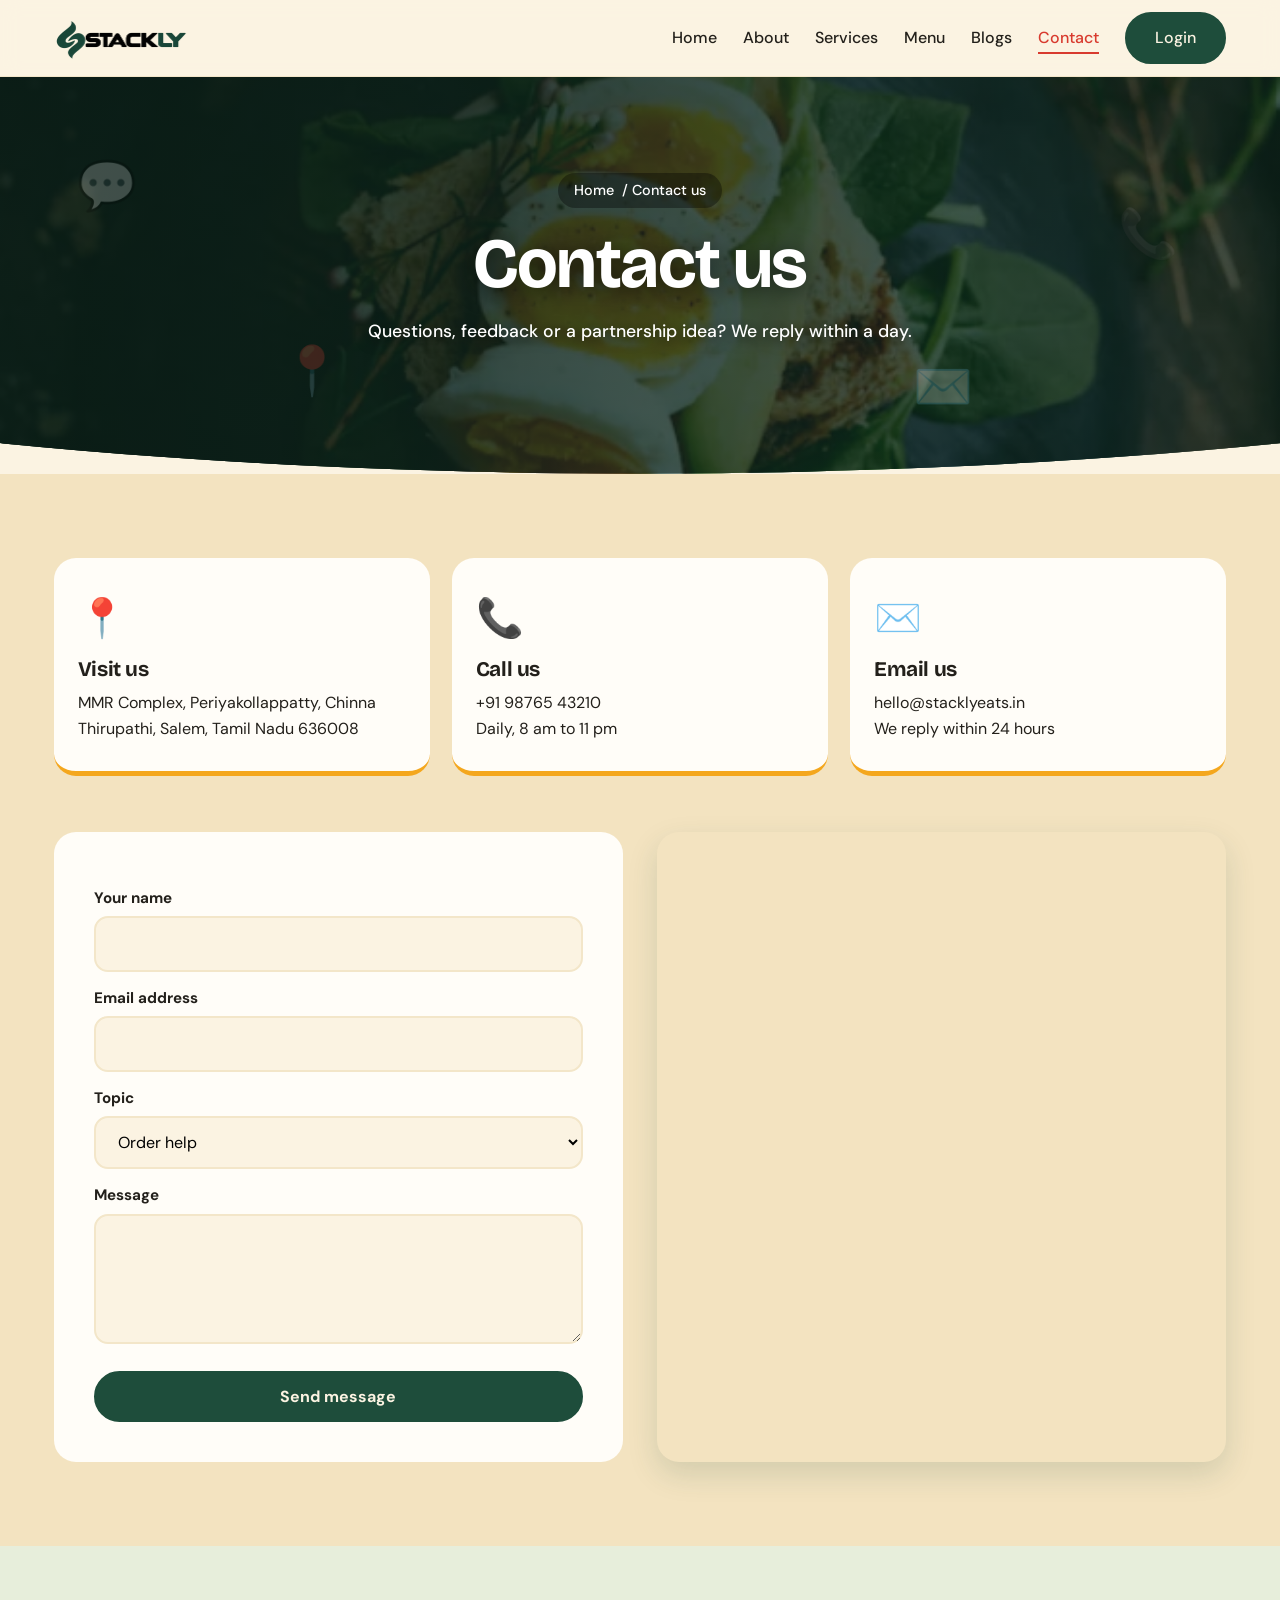
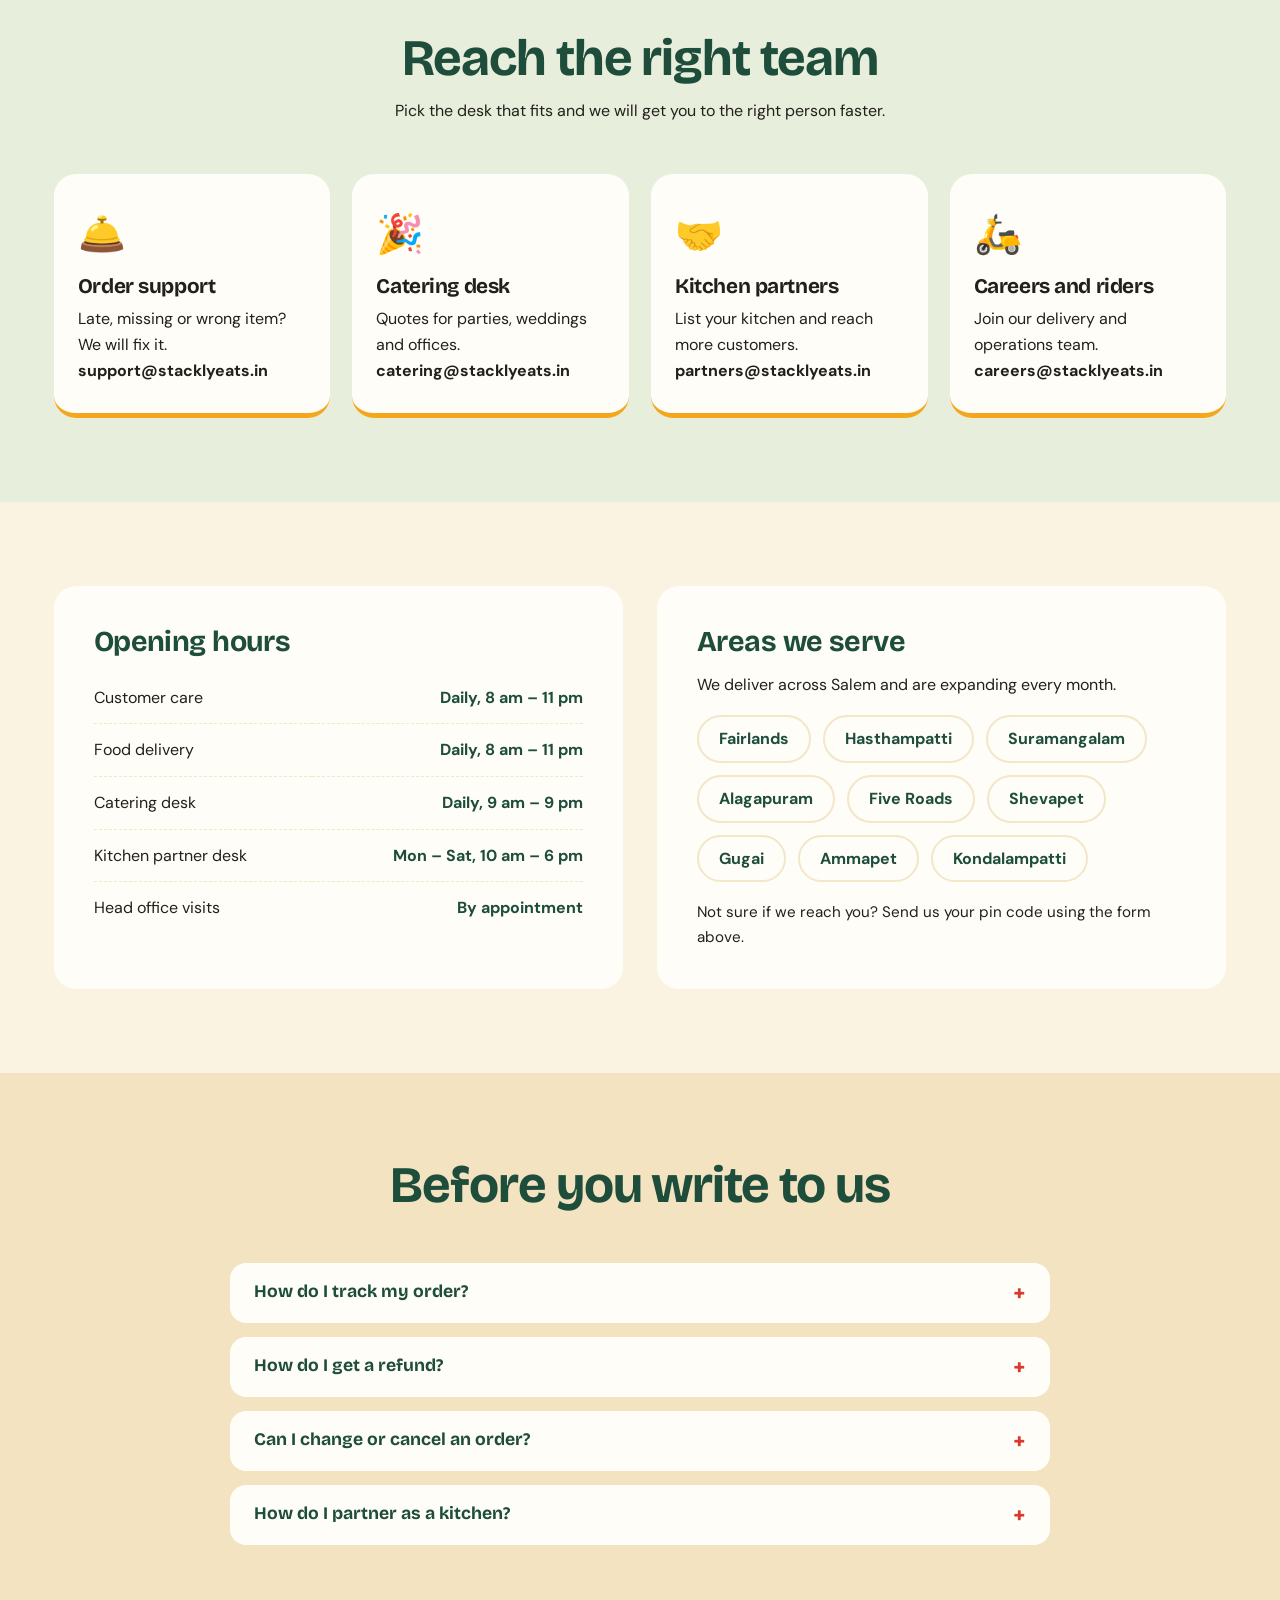
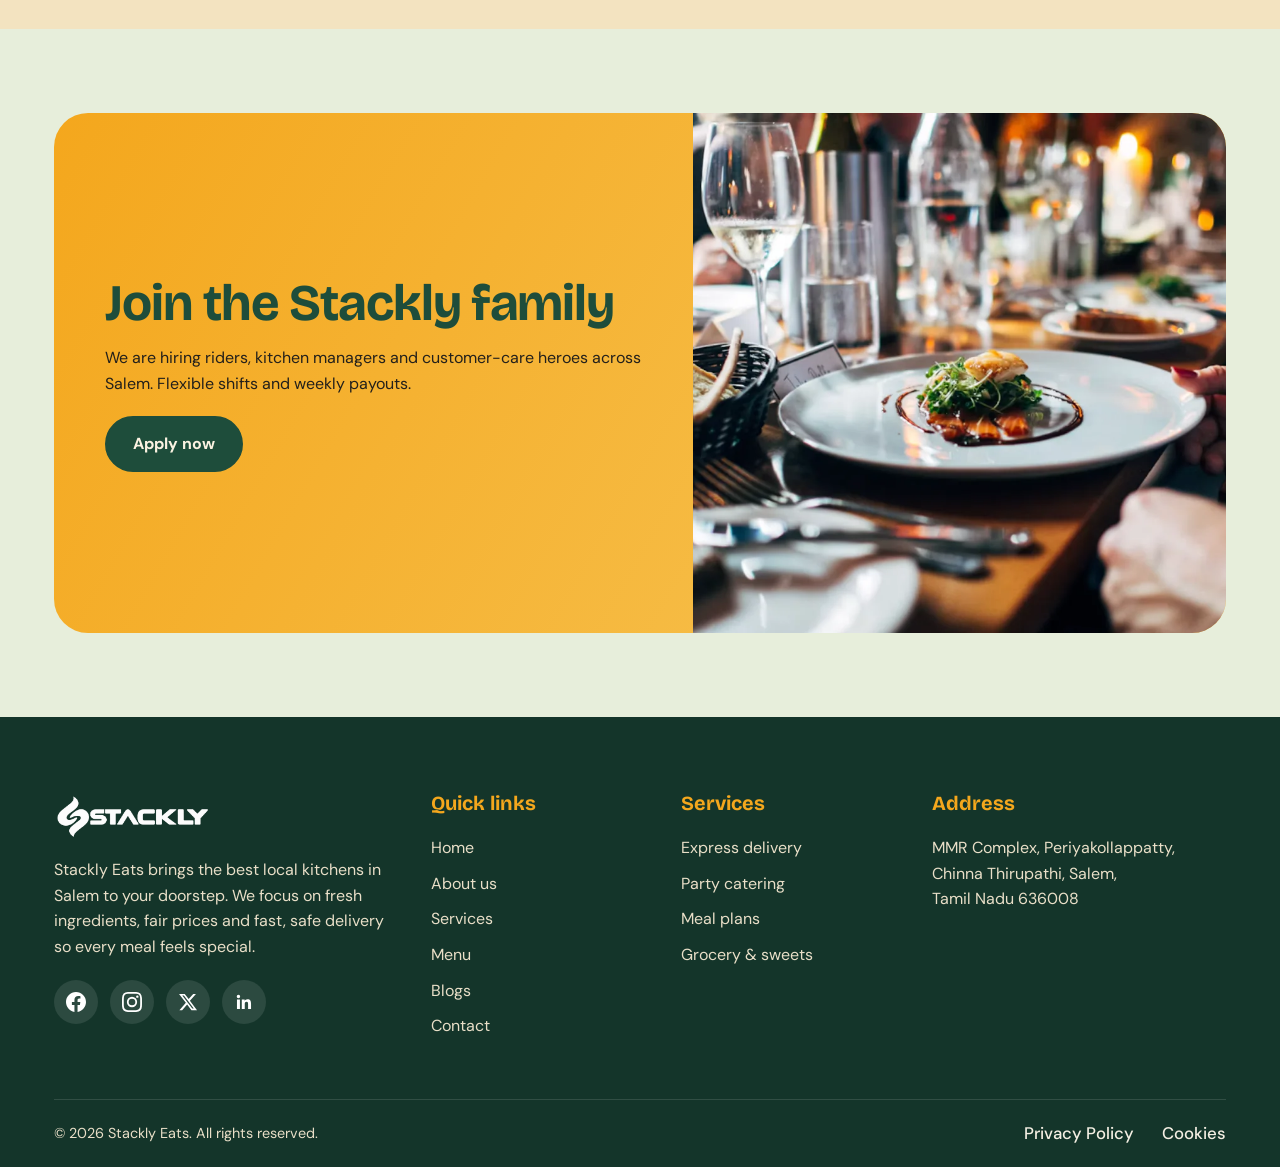
<file: contact.html>
<!DOCTYPE html><html lang="en"><head><meta charset="UTF-8"><meta name="viewport" content="width=device-width, initial-scale=1"><title>Contact – Stackly Eats</title><link rel="preconnect" href="https://fonts.googleapis.com"><link href="https://fonts.googleapis.com/css2?family=Bricolage+Grotesque:wght@500;700;800&family=DM+Sans:wght@400;500;700&display=swap" rel="stylesheet"><style>
:root{--cream:#FBF3E2;--cream2:#F3E6C9;--green:#1E4D3B;--green2:#2F6B52;--mango:#F4A71D;--chili:#D83A2E;--ink:#23201B;--white:#FFFDF8;--r:22px}
*{box-sizing:border-box;margin:0;padding:0}
html{scroll-behavior:smooth}
body{font-family:'DM Sans',sans-serif;background:var(--cream);color:var(--ink);line-height:1.6;overflow-x:hidden}
h1,h2,h3{font-family:'Bricolage Grotesque',sans-serif;line-height:1.1;letter-spacing:-.02em}
img{max-width:100%;display:block;object-fit:cover;background:var(--cream2)}
a{color:inherit;text-decoration:none}
.wrap{width:100%;max-width:none;margin:0 auto;padding:0 4.2vw}
section{padding:84px 0}
:focus-visible{outline:3px solid var(--mango);outline-offset:3px}

/* header */
header{position:sticky;top:0;z-index:50;background:rgba(251,243,226,.92);backdrop-filter:blur(10px);border-bottom:1px solid var(--cream2)}
.nav{display:flex;align-items:center;justify-content:space-between;height:76px}
.logo img{height:46px;width:auto;background:none}
.menu{display:flex;gap:26px;align-items:center;list-style:none}
.menu a{font-weight:500;position:relative}
.menu a:not(.btn){padding:4px 0}
.menu a.btn{padding:11px 28px;color:var(--cream);white-space:nowrap}
.menu a:not(.btn)::after{content:"";position:absolute;left:0;bottom:-2px;height:2px;width:0;background:var(--chili);transition:width .3s}
.menu a:not(.btn):hover::after{width:100%}
.btn{display:inline-flex;align-items:center;gap:8px;padding:13px 26px;border-radius:50px;font-weight:700;border:2px solid var(--green);background:var(--green);color:var(--cream);cursor:pointer;transition:transform .25s,background .25s,color .25s;font-family:inherit;font-size:1rem}
.btn:hover{transform:translateY(-3px);background:var(--chili);border-color:var(--chili)}
.btn.ghost{background:transparent;color:var(--green)}
.btn.ghost:hover{background:var(--green);color:var(--cream);border-color:var(--green)}
.burger,.close{display:none;background:none;border:0;cursor:pointer;width:44px;height:44px;border-radius:50%}
.burger span{display:block;width:26px;height:3px;background:var(--green);margin:5px auto;border-radius:3px}
.close{position:absolute;top:18px;right:18px;background:var(--cream2);font-size:1.6rem;color:var(--green)}
.close:hover{background:var(--chili);color:#fff;transform:rotate(90deg);transition:.3s}

/* hero */
.hero{position:relative;background:linear-gradient(100deg,rgba(251,243,226,.97) 30%,rgba(251,243,226,.82) 60%,rgba(251,243,226,.6)),url('./assets/bg2.webp') center/cover fixed no-repeat;background-color:var(--cream);padding:56px 0 84px}
.hero .wrap{display:grid;grid-template-columns:1.05fr 1fr;gap:48px;align-items:center}
.pill{display:inline-block;background:var(--mango);color:var(--ink);padding:6px 16px;border-radius:40px;font-weight:700;font-size:.9rem;margin-bottom:18px;animation:pop .8s .1s both}
.hero h1{font-size:clamp(2.6rem,6vw,4.8rem);color:var(--green)}
.hero h1 .w{display:inline-block;opacity:0;transform:translateY(40px) rotate(4deg);animation:rise .7s forwards}
.typed{color:var(--chili);border-right:3px solid var(--chili);padding-right:4px;animation:blink .8s infinite}
.hero p{margin:22px 0 30px;font-size:1.15rem;max-width:520px}
.search{display:flex;background:var(--white);border-radius:60px;padding:6px;max-width:520px;box-shadow:0 12px 30px rgba(30,77,59,.15)}
.search input{flex:1;border:0;background:none;padding:0 20px;font:inherit;outline:none;min-width:0}
.collage{position:relative;height:560px}
.collage img{position:absolute;border-radius:var(--r);box-shadow:0 18px 40px rgba(0,0,0,.2);border:6px solid var(--white)}
.c1{width:62%;height:62%;right:0;top:0;border-radius:200px 200px var(--r) var(--r)!important;animation:float 6s ease-in-out infinite}
.c2{width:48%;height:40%;left:0;top:34%;animation:float 7s -2s ease-in-out infinite}
.c3{width:46%;height:34%;right:6%;bottom:0;border-radius:50%!important;animation:float 8s -4s ease-in-out infinite}
.badge{position:absolute;left:8%;bottom:6%;background:var(--green);color:var(--cream);padding:14px 20px;border-radius:var(--r);z-index:3;animation:float 5s ease-in-out infinite}
.badge b{display:block;font-family:'Bricolage Grotesque';font-size:1.8rem;color:var(--mango)}

/* marquee */
.marq{background:var(--green);color:var(--cream);overflow:hidden;white-space:nowrap;padding:16px 0;font-family:'Bricolage Grotesque';font-size:1.4rem}
.marq div{display:inline-block;animation:slide 28s linear infinite}
.marq span{margin:0 26px;color:var(--mango)}

/* headings */
.head{text-align:center;max-width:680px;margin:0 auto 50px}
.head h2{font-size:clamp(2rem,4vw,3.2rem);color:var(--green);margin-bottom:12px}

/* categories */
.cats{display:grid;grid-template-columns:repeat(6,1fr);gap:18px}
.cat{text-align:center;transition:transform .35s}
.cat:hover{transform:translateY(-8px)}
.cat img{width:100%;aspect-ratio:1;border-radius:50%;border:5px solid var(--white);box-shadow:0 8px 20px rgba(0,0,0,.12);transition:transform .5s}
.cat:hover img{transform:rotate(8deg) scale(1.05)}
.cat h3{font-size:1.1rem;margin-top:12px}

/* dishes */
.dishes{background:var(--white)}
.grid3{display:grid;grid-template-columns:repeat(3,1fr);gap:28px}
.dish{background:var(--cream);border-radius:var(--r);overflow:hidden;transition:transform .35s,box-shadow .35s}
.dish:hover{transform:translateY(-8px);box-shadow:0 20px 40px rgba(30,77,59,.18)}
.dish .im{overflow:hidden;height:230px}
.dish img{width:100%;height:100%;transition:transform .6s}
.dish:hover img{transform:scale(1.1)}
.dish .b{padding:20px}
.row{display:flex;justify-content:space-between;align-items:center;margin-top:14px}
.price{font-family:'Bricolage Grotesque';font-size:1.4rem;color:var(--chili);font-weight:800}
.tag{font-size:.82rem;background:var(--mango);padding:3px 12px;border-radius:30px;font-weight:700}

/* how */
.how{display:grid;grid-template-columns:1fr 1fr;gap:56px;align-items:center}
.how img{border-radius:var(--r);height:480px;width:100%}
.step{display:flex;gap:18px;margin-bottom:26px;padding:18px;border-radius:var(--r);transition:background .3s,transform .3s}
.step:hover{background:var(--white);transform:translateX(10px)}
.step i{flex:none;width:54px;height:54px;border-radius:50%;background:var(--green);color:var(--mango);display:grid;place-items:center;font:800 1.3rem 'Bricolage Grotesque';font-style:normal}

/* about / stats */
.about{background:var(--green);color:var(--cream)}
.about .wrap{display:grid;grid-template-columns:1fr 1fr;gap:52px;align-items:center}
.about h2{font-size:clamp(2rem,4vw,3.2rem);margin-bottom:16px}
.about .imgs{display:grid;grid-template-columns:1fr 1fr;gap:16px}
.about .imgs img{border-radius:var(--r);height:260px;width:100%}
.about .imgs img:nth-child(2){margin-top:40px}
.stats{display:grid;grid-template-columns:repeat(3,1fr);gap:16px;margin-top:30px}
.stats b{display:block;font:800 2.4rem 'Bricolage Grotesque';color:var(--mango)}

/* services */
.svc{display:grid;grid-template-columns:repeat(4,1fr);gap:22px}
.card{background:var(--white);border-radius:var(--r);padding:30px 24px;transition:transform .35s,background .35s,color .35s;border-bottom:5px solid var(--mango)}
.card:hover{transform:translateY(-8px);background:var(--chili);color:#fff}
.card:hover p{color:#fff}
.card .ic{font-size:2.4rem;margin-bottom:10px}
.card h3{margin-bottom:8px;font-size:1.3rem}

/* offer */
.offer{background:linear-gradient(120deg,var(--mango),#f7c658);border-radius:34px;display:grid;grid-template-columns:1.2fr 1fr;overflow:hidden;align-items:center}
.offer .t{padding:54px}
.offer h2{font-size:clamp(2rem,4vw,3.4rem);color:var(--green);margin-bottom:14px}
.offer img{height:100%;min-height:340px;width:100%}

/* blog */
.blog .dish .b span{color:var(--green2);font-size:.85rem;font-weight:700}
.blog h3{margin:6px 0}

/* reviews */
.reviews{background:var(--cream2)}
.rev{background:var(--white);padding:28px;border-radius:var(--r)}
.rev .u{display:flex;gap:14px;align-items:center;margin-top:18px}
.rev .u img{width:54px;height:54px;border-radius:50%}
.stars{color:var(--mango);letter-spacing:3px}

/* cta */
.contact .box{display:grid;grid-template-columns:1fr 1fr;border-radius:34px;overflow:hidden;background:var(--green);color:var(--cream)}
.contact .box>div{padding:54px}
.contact img{height:100%;width:100%;min-height:300px}
.contact h2{font-size:clamp(2rem,4vw,3rem);margin-bottom:12px}
.contact input{width:100%;padding:14px 18px;border-radius:50px;border:0;margin:6px 0;font:inherit}

/* footer */
footer{background:#14352A;color:#e9dfc8;padding:70px 0 0}
.fgrid{display:grid;grid-template-columns:1.6fr 1fr 1fr 1.4fr;gap:40px}
footer img.fl{height:54px;width:auto;margin-bottom:16px;background:none}
footer h4{font-family:'Bricolage Grotesque';font-size:1.25rem;color:var(--mango);margin-bottom:16px}
footer li{list-style:none;margin-bottom:10px}
footer li a:hover{color:var(--mango);padding-left:6px}
footer li a{transition:.25s}
.soc{display:flex;gap:12px;margin-top:20px}
.soc a{width:44px;height:44px;border-radius:50%;background:rgba(255,255,255,.1);display:grid;place-items:center;transition:.3s}
.soc a:hover{background:var(--mango);transform:translateY(-5px) rotate(8deg)}
.soc svg{width:20px;height:20px;fill:#fff;transition:.3s}
.soc a:hover svg{fill:var(--ink)}
.copy{border-top:1px solid rgba(255,255,255,.12);margin-top:50px;padding:20px 0;display:flex;justify-content:space-between;align-items:center;flex-wrap:wrap;gap:14px;font-size:.9rem}
.legal{display:flex;gap:28px}
.legal a{padding:0;border:0;border-radius:0;font-size:1.05rem;font-weight:500;color:#f4efe3;transition:color .25s}
.legal a:hover{color:var(--mango)}
@media(max-width:600px){.copy{flex-direction:column;text-align:center}}

/* animation */
.rv{opacity:0;transform:translateY(40px);transition:opacity .8s,transform .8s}
.rv.in{opacity:1;transform:none}
@keyframes rise{to{opacity:1;transform:none}}
@keyframes pop{from{opacity:0;transform:scale(.5)}}
@keyframes float{50%{transform:translateY(-16px)}}
@keyframes blink{50%{border-color:transparent}}
@keyframes slide{to{transform:translateX(-50%)}}
@media(prefers-reduced-motion:reduce){*{animation:none!important;transition:none!important}.rv,.hero h1 .w{opacity:1;transform:none}}


/* extra sections */
.grid4{display:grid;grid-template-columns:repeat(4,1fr);gap:24px}
.rest .im{height:190px}
.why .wrap{display:grid;grid-template-columns:1fr 1fr;gap:56px;align-items:center}
.why-img{position:relative;padding-bottom:70px}
.why-img img:first-child{width:80%;height:420px;border-radius:var(--r)}
.why-img img:last-child{position:absolute;right:0;bottom:0;width:52%;height:240px;border-radius:var(--r);border:6px solid var(--cream)}
.feat{list-style:none;display:grid;gap:14px}
.feat li{background:var(--white);padding:16px 20px;border-radius:16px;border-left:5px solid var(--mango);transition:transform .3s}
.feat li:hover{transform:translateX(8px)}
.feat b,.feat span{display:block}
.gg{display:grid;grid-template-columns:repeat(3,1fr);grid-auto-rows:220px;gap:16px}
.gg img{width:100%;height:100%;border-radius:var(--r);transition:transform .5s,filter .5s}
.gg img:hover{transform:scale(1.03) rotate(-1deg)}
.gg img:first-child{grid-row:span 2}
.gal{background:var(--white)}
.appbox{background:var(--green);color:var(--cream);border-radius:34px;display:grid;grid-template-columns:1.2fr 1fr;align-items:center;overflow:hidden}
.appbox>div{padding:clamp(28px,5vw,56px)}
.appbox h2{font-size:clamp(1.8rem,4vw,3rem);margin-bottom:12px}
.appbox p{margin-bottom:24px}
.appbox img{height:100%;min-height:320px;width:100%}
.row2{display:flex;gap:14px;flex-wrap:wrap}
.fq{max-width:820px;margin:auto;display:grid;gap:14px}
.fq details{background:var(--white);border-radius:16px;padding:18px 24px;transition:box-shadow .3s}
.fq details[open]{box-shadow:0 10px 26px rgba(30,77,59,.15)}
.fq summary{cursor:pointer;font:700 1.1rem 'Bricolage Grotesque';color:var(--green);list-style:none;display:flex;justify-content:space-between;gap:12px}
.fq summary::after{content:"+";font-size:1.5rem;line-height:1;color:var(--chili);transition:transform .3s}
.fq details[open] summary::after{transform:rotate(45deg)}
.fq p{margin-top:10px}
.ov{position:fixed;inset:0;background:rgba(20,53,42,.55);opacity:0;visibility:hidden;transition:.35s;z-index:55}
.ov.show{opacity:1;visibility:visible}
body.lock{overflow:hidden}

/* responsive */
@media(max-width:1200px){
.cats{gap:14px}.grid4{grid-template-columns:repeat(2,1fr)}.menu{gap:20px}
}
@media(max-width:960px){
section{padding:68px 0}
header{backdrop-filter:none;-webkit-backdrop-filter:none;background:var(--cream)}
.nav{height:68px}.logo img{height:40px}
.burger,.close{display:block}
.burger{z-index:10}
.menu{position:fixed;top:0;right:0;bottom:0;height:100dvh;width:min(84%,360px);background:var(--cream);flex-direction:column;align-items:stretch;justify-content:center;gap:6px;padding:80px 28px 30px;transform:translateX(105%);visibility:hidden;transition:transform .45s cubic-bezier(.7,0,.2,1),visibility .45s;box-shadow:-20px 0 50px rgba(0,0,0,.25);z-index:60;font-size:1.2rem;overflow-y:auto}
.menu.open{transform:none;visibility:visible}
.menu li{border-bottom:1px solid var(--cream2)}
.menu li.cl{border:0}
.menu a:not(.btn){display:block;padding:14px 4px}
.menu li:last-child{border:0;margin-top:18px}
.menu a.btn{display:flex;justify-content:center;padding:14px}
.hero{padding:40px 0 64px;background-attachment:scroll}
.hero .wrap,.how,.about .wrap,.offer,.contact .box,.why .wrap,.appbox{grid-template-columns:1fr}
.hero .wrap{gap:36px}
.collage{height:420px;max-width:560px;width:100%;margin:0 auto}
.cats{grid-template-columns:repeat(3,1fr)}
.grid3{grid-template-columns:repeat(2,1fr)}
.svc{grid-template-columns:repeat(2,1fr)}
.fgrid{grid-template-columns:1fr 1fr}
.how img{height:340px}
.offer img,.appbox img,.contact img{min-height:240px;max-height:320px}
.gg{grid-template-columns:repeat(2,1fr);grid-auto-rows:200px}
.why-img{max-width:560px;margin:0 auto;width:100%}
}
@media(max-width:768px){
.grid3{grid-template-columns:1fr}
.about .imgs img{height:200px}
.stats{grid-template-columns:repeat(3,1fr)}
.offer .t,.contact .box>div{padding:34px 26px}
.head{margin-bottom:36px}
}
@media(max-width:600px){
section{padding:54px 0}
.wrap{padding:0 18px}
.hero h1{font-size:2.5rem}
.search{flex-direction:column;border-radius:26px;padding:10px;gap:8px}
.search input{padding:12px 14px}
.search .btn{justify-content:center}
.collage{height:340px}
.badge{padding:10px 14px}.badge b{font-size:1.3rem}
.cats{grid-template-columns:repeat(2,1fr)}
.svc,.fgrid,.grid4{grid-template-columns:1fr}
.about .imgs{grid-template-columns:1fr}
.about .imgs img:nth-child(2){margin-top:0}
.stats b{font-size:1.7rem}
.why-img img:first-child{height:300px}.why-img img:last-child{height:170px}
.gg{grid-auto-rows:150px;gap:10px}
.how img{height:260px}
.step{padding:12px;gap:14px}
.marq{font-size:1.1rem}
.copy{flex-direction:column;text-align:center}
.legal{gap:20px}
}
@media(max-width:380px){
.hero h1{font-size:2.1rem}
.pill{font-size:.8rem}
.stats{grid-template-columns:1fr;text-align:left}
.cats{gap:10px}
.btn{padding:12px 20px}
}
@media(min-width:1700px){
html{font-size:18px}
}
@media(hover:none){.dish:hover,.card:hover,.cat:hover{transform:none}}

[hidden]{display:none!important}
.menu a[aria-current]::after{width:100%}
.menu a[aria-current]:not(.btn){color:var(--chili)}
header{transition:box-shadow .3s}header.sc{box-shadow:0 8px 24px rgba(30,77,59,.12)}

.prog{position:fixed;top:0;left:0;height:4px;width:100%;background:var(--mango);transform:scaleX(0);transform-origin:0 50%;z-index:70}
.top{position:fixed;right:18px;bottom:18px;width:48px;height:48px;border-radius:50%;border:0;background:var(--green);color:var(--mango);font-size:1.3rem;cursor:pointer;z-index:40;opacity:0;transform:translateY(20px);visibility:hidden;transition:.35s}
.top.show{opacity:1;transform:none;visibility:visible}.top:hover{background:var(--chili);color:#fff}

/* inner page banner */
.ph{position:relative;overflow:hidden;text-align:center;color:var(--cream);background:linear-gradient(120deg,var(--green),var(--green2));padding:78px 0 108px;clip-path:ellipse(130% 100% at 50% 0)}
.ph h1{font-size:clamp(2.4rem,6vw,4.4rem);animation:rise .8s .2s both;opacity:0;transform:translateY(40px)}
.ph p{max-width:560px;margin:14px auto 0;opacity:0;animation:rise .8s .4s forwards;transform:translateY(30px)}
.crumb{display:inline-flex;gap:8px;background:rgba(255,255,255,.12);padding:6px 16px;border-radius:40px;font-size:.9rem;margin-bottom:18px;animation:pop .8s .1s both}
.crumb a:hover{color:var(--mango)}
.ph i{position:absolute;font-style:normal;font-size:3rem;opacity:.22;animation:float 6s ease-in-out infinite}
.ph i:nth-of-type(1){left:6%;top:18%}.ph i:nth-of-type(2){right:8%;top:30%;animation-delay:-2s}.ph i:nth-of-type(3){left:22%;bottom:16%;animation-delay:-4s}.ph i:nth-of-type(4){right:24%;bottom:12%;animation-delay:-1s}

.btn.sm{padding:8px 18px;font-size:.9rem}
.split{display:grid;grid-template-columns:1fr 1fr;gap:56px;align-items:center}
.split img{border-radius:var(--r);height:420px;width:100%}
.split h2,.sec-h{font-size:clamp(1.9rem,4vw,3rem);color:var(--green);margin-bottom:14px}
.alt{background:var(--white)}
.cta{background:var(--mango);border-radius:34px;padding:clamp(34px,6vw,60px);text-align:center}
.cta h2{font-size:clamp(1.8rem,4vw,3rem);color:var(--green);margin-bottom:12px}.cta .btn{margin-top:14px}

/* timeline */
.tl{max-width:760px;margin:auto;position:relative;padding-left:34px}
.tl::before{content:"";position:absolute;left:9px;top:6px;bottom:6px;width:3px;background:var(--mango);border-radius:3px}
.tl div{position:relative;background:var(--white);padding:18px 22px;border-radius:var(--r);margin-bottom:18px;transition:transform .3s}
.tl div:hover{transform:translateX(8px)}
.tl div::before{content:"";position:absolute;left:-33px;top:24px;width:16px;height:16px;border-radius:50%;background:var(--chili);border:3px solid var(--cream)}
.tl b{font-family:'Bricolage Grotesque';font-size:1.2rem;color:var(--green)}

/* team */
.team .dish img{height:100%}.team .im{height:260px}.team .b{text-align:center}.team small{color:var(--green2);font-weight:700}

/* plans */
.plans{display:grid;grid-template-columns:repeat(3,1fr);gap:24px;align-items:stretch}
.plan{background:var(--white);border-radius:var(--r);padding:34px 28px;border:2px solid var(--cream2);transition:transform .35s,box-shadow .35s}
.plan:hover{transform:translateY(-8px);box-shadow:0 20px 40px rgba(30,77,59,.15)}
.plan.hot{background:var(--green);color:var(--cream);border-color:var(--green)}.plan.hot .price{color:var(--mango)}
.plan ul{list-style:none;margin:18px 0 24px;display:grid;gap:8px}.plan li::before{content:"✓ ";color:var(--chili);font-weight:700}.plan.hot li::before{color:var(--mango)}
.plan .price{font-size:2.4rem}.plan .btn{width:100%;justify-content:center}
.plan.hot .btn{background:var(--mango);border-color:var(--mango);color:var(--ink)}
.svc.big .card ul{list-style:none;margin-top:12px;font-size:.95rem}.svc.big .card li::before{content:"• "}

/* tabs + search */
.bar{display:flex;gap:16px;justify-content:space-between;align-items:center;flex-wrap:wrap;margin-bottom:34px}
.tabs{display:flex;gap:10px;flex-wrap:wrap}
.tabs button{border:2px solid var(--green);background:transparent;color:var(--green);padding:8px 20px;border-radius:40px;font:700 .95rem 'DM Sans';cursor:pointer;transition:.25s}
.tabs button:hover{transform:translateY(-2px)}.tabs button.on{background:var(--green);color:var(--cream)}
.sbox{display:flex;align-items:center;background:var(--white);border-radius:40px;padding:4px 18px;box-shadow:0 6px 18px rgba(30,77,59,.12);min-width:min(100%,280px)}
.sbox input{border:0;background:none;padding:10px;font:inherit;outline:none;width:100%}
.in2{animation:pop2 .5s both}@keyframes pop2{from{opacity:0;transform:scale(.9) translateY(20px)}}
.none{text-align:center;padding:40px 0;font-size:1.2rem}
.cartbtn{position:relative;font-size:1.5rem;background:var(--white);border-radius:50%;width:48px;height:48px;display:grid;place-items:center;box-shadow:0 6px 18px rgba(30,77,59,.12)}
#cnt{position:absolute;top:-6px;right:-6px;background:var(--chili);color:#fff;font:700 .75rem 'DM Sans';min-width:22px;height:22px;border-radius:11px;display:grid;place-items:center}
#cnt.bump{animation:bump .4s}@keyframes bump{50%{transform:scale(1.5)}}
.toast{position:fixed;left:50%;bottom:26px;transform:translate(-50%,120px);background:var(--green);color:var(--cream);padding:12px 24px;border-radius:40px;z-index:90;transition:transform .4s cubic-bezier(.3,1.4,.5,1);max-width:90vw;text-align:center}
.toast.show{transform:translate(-50%,0)}
.dish .b small{color:var(--green2);font-weight:700}
.feature{display:grid;grid-template-columns:1.1fr 1fr;gap:0;background:var(--green);color:var(--cream);border-radius:34px;overflow:hidden;margin-bottom:40px}
.feature .im{height:100%;min-height:300px}.feature img{height:100%;width:100%}.feature>div:last-child{padding:clamp(26px,5vw,52px)}
.feature h2{font-size:clamp(1.7rem,3.4vw,2.6rem);margin:10px 0}.feature .tag{margin-bottom:6px;display:inline-block;color:var(--ink)}

/* contact + forms */
.cinfo{display:grid;grid-template-columns:repeat(3,1fr);gap:22px;margin-bottom:56px}
.cinfo .card:hover{background:var(--green)}
.cwrap{display:grid;grid-template-columns:1fr 1fr;gap:34px;align-items:stretch}
.fm{background:var(--white);padding:clamp(24px,4vw,40px);border-radius:var(--r)}
.fm label{display:block;font-weight:700;margin:14px 0 6px;font-size:.95rem}
.fm input,.fm textarea,.fm select{width:100%;padding:13px 18px;border-radius:14px;border:2px solid var(--cream2);background:var(--cream);font:inherit;transition:border-color .25s,box-shadow .25s}
.fm input:focus,.fm textarea:focus,.fm select:focus{outline:0;border-color:var(--green);box-shadow:0 0 0 4px rgba(244,167,29,.35)}
.fm input:user-invalid,.fm textarea:user-invalid{border-color:var(--chili)}
.fm textarea{min-height:130px;resize:vertical}.fm .btn{margin-top:20px;width:100%;justify-content:center}
.map{border-radius:var(--r);overflow:hidden;min-height:340px;box-shadow:0 12px 30px rgba(30,77,59,.15)}.map iframe{width:100%;height:100%;min-height:340px;border:0}
.ok{text-align:center;padding:30px 0;animation:pop .6s both}.ok i{display:grid;place-items:center;width:78px;height:78px;margin:0 auto 16px;border-radius:50%;background:var(--green);color:var(--mango);font-size:2.2rem;font-style:normal}

/* login */
.auth{display:grid;grid-template-columns:1fr 1fr;min-height:calc(100vh - 76px)}
.auth .pic{position:relative;background:linear-gradient(rgba(20,53,42,.55),rgba(20,53,42,.8)),url('./assets/home\ bg.webp') center/cover;color:var(--cream);display:flex;flex-direction:column;justify-content:flex-end;padding:clamp(28px,5vw,64px)}
.auth .pic h2{font-size:clamp(1.8rem,3.4vw,2.8rem)}.auth .pic p{margin-top:10px;max-width:420px}
.auth .side{display:grid;place-items:center;padding:clamp(24px,5vw,60px) 4.2vw}
.card2{width:100%;max-width:440px}
.lt{display:flex;background:var(--cream2);border-radius:40px;padding:5px;margin-bottom:26px}
.lt button{flex:1;border:0;background:none;padding:11px;border-radius:40px;font:700 1rem 'DM Sans';color:var(--green);cursor:pointer;transition:.3s}
.lt button.on{background:var(--green);color:var(--cream)}
.lp{display:none}.lp.on{display:block;animation:rise .5s both;opacity:0;transform:translateY(20px)}
.pw{position:relative}.pw input{padding-right:54px}
.eye{position:absolute;right:6px;top:50%;transform:translateY(-50%);border:0;background:none;font-size:1.2rem;cursor:pointer;width:42px;height:42px}
.row3{display:flex;justify-content:space-between;gap:10px;flex-wrap:wrap;margin-top:14px;font-size:.92rem}.row3 a{color:var(--chili);font-weight:700}

@media(max-width:960px){
.split,.cwrap,.feature,.auth{grid-template-columns:1fr}
.split img{height:320px}.plans,.cinfo{grid-template-columns:1fr;max-width:520px;margin-inline:auto}
.auth{min-height:0}.auth .pic{min-height:240px}
.ph{padding:56px 0 84px}
}
@media(max-width:600px){.bar{flex-direction:column;align-items:stretch}.tabs{justify-content:center}.split img{height:240px}.tl{padding-left:28px}}
@media(prefers-reduced-motion:reduce){.ph h1,.ph p,.lp.on{opacity:1;transform:none}.prog{display:none}}


/* ===== v2 additions ===== */
/* hero banners with photo */
.ph{background:linear-gradient(120deg,rgba(20,53,42,.92),rgba(30,77,59,.6)),var(--hi,none) center/cover no-repeat;background-color:var(--green);padding:96px 0 128px}
.ph h1,.ph p{text-shadow:0 2px 18px rgba(0,0,0,.35)}
.ph p{font-size:1.1rem}
.ph .hstats{display:flex;gap:14px;justify-content:center;flex-wrap:wrap;margin-top:26px;position:relative}
.ph .hstats span{background:rgba(255,255,255,.14);backdrop-filter:blur(6px);padding:8px 18px;border-radius:40px;font-weight:700;font-size:.92rem}
/* login hero perks */
.perks{list-style:none;margin-top:18px;display:grid;gap:8px}
.perks li::before{content:"✓ ";color:var(--mango);font-weight:700}
/* blog featured: fits inside one screen */
.feature{height:clamp(420px,calc(100vh - 150px),560px)}
.feature .im{position:relative;height:100%;min-height:0}
.feature .im img{position:absolute;inset:0;width:100%;height:100%;object-fit:cover}
.feature>div:last-child{display:flex;flex-direction:column;justify-content:center;align-items:flex-start;gap:12px;padding:clamp(22px,3.5vw,48px);overflow:hidden}
.feature h2{margin:4px 0}
.feature .meta{display:flex;gap:16px;flex-wrap:wrap;font-size:.92rem;opacity:.85}
.feature .btn{background:var(--mango);border-color:var(--mango);color:var(--ink);margin-top:6px}
.feature .btn:hover{background:var(--chili);border-color:var(--chili);color:#fff}
/* journey with image on the left */
.journey{display:grid;grid-template-columns:1fr 1.1fr;gap:clamp(32px,5vw,72px);align-items:center}
.journey .tl{margin:0;max-width:none}
.jimg{position:relative;padding-bottom:64px}
.jimg img.m{width:86%;height:600px;border-radius:var(--r)}
.jimg img.s{position:absolute;right:0;bottom:0;width:52%;height:230px;border-radius:var(--r);border:6px solid var(--white)}
.jimg .bd{position:absolute;left:14px;top:22px;background:var(--green);color:var(--cream);padding:12px 20px;border-radius:var(--r);box-shadow:0 12px 28px rgba(0,0,0,.25);animation:float 5s ease-in-out infinite}
.jimg .bd b{display:block;font:800 1.7rem 'Bricolage Grotesque';color:var(--mango)}
/* shared blocks */
.three{display:grid;grid-template-columns:repeat(3,1fr);gap:24px}
.three .card:hover{background:var(--green)}
.chips{display:flex;flex-wrap:wrap;gap:12px;justify-content:center}
.chips span{background:var(--white);border:2px solid var(--cream2);padding:9px 20px;border-radius:40px;font-weight:700;color:var(--green);transition:.25s}
.chips span:hover{background:var(--green);color:var(--cream);border-color:var(--green);transform:translateY(-3px)}
.alt .chips span{background:var(--cream)}
.chips.left{justify-content:flex-start}
.hours{width:100%;border-collapse:collapse}
.hours td{padding:13px 0;border-bottom:1px dashed var(--cream2)}
.hours tr:last-child td{border:0}
.hours td:last-child{text-align:right;font-weight:700;color:var(--green)}
.trend{list-style:none;counter-reset:t;display:grid;gap:14px}
.trend li{counter-increment:t;display:flex;gap:16px;align-items:center;background:var(--cream);padding:14px 20px;border-radius:16px;transition:transform .3s}
.trend li:hover{transform:translateX(8px)}
.trend li::before{content:counter(t,decimal-leading-zero);font:800 1.7rem 'Bricolage Grotesque';color:var(--chili)}
.trend small{display:block;color:var(--green2);font-weight:700}
.ing{list-style:none;display:grid;grid-template-columns:1fr 1fr;gap:6px 18px;margin:14px 0 22px}
.ing li::before{content:"🥄 "}
.rev p{margin-top:12px}
.stats.four{grid-template-columns:repeat(4,1fr)}
.tcenter{text-align:center}
@media(max-width:960px){
.ph{padding:64px 0 92px}
.journey,.three{grid-template-columns:1fr}
.three{max-width:560px;margin-inline:auto}
.jimg{max-width:560px;margin:0 auto;width:100%}.jimg img.m{height:400px}
.feature{height:auto}.feature .im{height:280px}
}
@media(max-width:600px){.jimg img.m{height:300px}.jimg img.s{height:150px}.ing{grid-template-columns:1fr}.stats.four{grid-template-columns:repeat(2,1fr)}}


/* ===== v3: softer backgrounds + clearer hero text ===== */
.alt,.dishes{background:#F6EBD3}
.ph{background:linear-gradient(120deg,rgba(10,30,23,.9),rgba(14,38,30,.78) 55%,rgba(14,38,30,.7)),var(--hi,none) center/cover no-repeat;background-color:var(--green)}
.ph h1{color:#fff;text-shadow:0 3px 22px rgba(0,0,0,.6)}
.ph p{color:#fff;font-weight:500;opacity:1;text-shadow:0 2px 14px rgba(0,0,0,.65)}
.crumb{background:rgba(0,0,0,.35);color:#fff;font-weight:500}
.ph .hstats span{background:rgba(0,0,0,.35);color:#fff}
.auth .pic{background:linear-gradient(rgba(10,30,23,.7),rgba(10,30,23,.9)),url('./assets/home\ bg.webp') center/cover}
.auth .pic h2,.auth .pic p,.perks li{color:#fff;text-shadow:0 2px 12px rgba(0,0,0,.5)}

/* offer banner fits one screen */
.offer{height:clamp(340px,calc(100vh - 140px),520px);grid-template-rows:minmax(0,1fr)}
.offer .t{padding:clamp(24px,4vw,54px)}
.offer img{height:100%;min-height:0;width:100%;object-fit:cover}
@media(max-width:960px){.offer{height:auto;grid-template-rows:none}.offer img{height:260px}}

/* cards stand out from the section background */
.dish{background:var(--white);box-shadow:0 6px 22px rgba(30,77,59,.09)}
.dish:hover{box-shadow:0 20px 40px rgba(30,77,59,.18)}

/* ===== v4: every section gets its own tone (no white), neighbours always differ ===== */
:root{--tone1:#FBF3E2;--tone2:#F3E3C0;--tone3:#E7EEDB}
main>section:nth-of-type(3n+1):not(.hero):not(.ph):not(.about):not(.auth){background:var(--tone1)}
main>section:nth-of-type(3n+2):not(.hero):not(.ph):not(.about):not(.auth){background:var(--tone2)}
main>section:nth-of-type(3n):not(.hero):not(.ph):not(.about):not(.auth){background:var(--tone3)}
main>section[style*="padding-top:0"]{padding-top:84px!important}
@media(max-width:960px){main>section[style*="padding-top:0"]{padding-top:68px!important}}
@media(max-width:600px){main>section[style*="padding-top:0"]{padding-top:54px!important}}
.ferr{display:block;font-size:.85rem;font-weight:500;margin:2px 6px 6px;color:var(--chili);text-align:left}.ferr:empty{display:none}.contact .ferr,.box .ferr{color:#FFC9C2}
.fm input[aria-invalid=true],.fm textarea[aria-invalid=true]{border-color:var(--chili)}.contact input[aria-invalid=true]{outline:2px solid #FFC9C2}
.dish{display:flex;flex-direction:column}.dish .b{display:flex;flex-direction:column;flex:1}.dish .b .row{margin-top:auto;padding-top:14px;align-items:center}

/* menu panel sits above the dim overlay so its links are clickable */
.ov{z-index:45}

/* ===== subscribe form: button matches field size, even spacing ===== */
.contact form{display:flex;flex-direction:column;gap:12px;width:100%;margin:0}
.contact form br{display:none}
.contact form input{margin:0;height:54px;padding:0 22px;box-sizing:border-box;width:100%}
.contact form .btn{width:100%;height:54px;padding:0 22px;box-sizing:border-box;justify-content:center;margin:0}
.contact form .ferr{margin:-6px 6px 0}
</style><link rel="stylesheet" href="preloader.css">
</head><body>
<div id="preloader" role="status" aria-live="polite" aria-label="Loading">
<div class="pl-scene">
<i class="pl-speed s1"></i><i class="pl-speed s2"></i><i class="pl-speed s3"></i>
<div class="pl-ride">
<svg viewBox="0 0 130 90" aria-hidden="true">
<rect x="4" y="28" width="30" height="26" rx="5" fill="#F4A71D"/><rect x="4" y="38" width="30" height="5" fill="#D83A2E"/>
<path d="M30 56h46c6 0 10-4 12-10l4-14" fill="none" stroke="#FBF3E2" stroke-width="6" stroke-linecap="round" stroke-linejoin="round"/>
<path d="M88 34l-4-12M80 22h12" fill="none" stroke="#FBF3E2" stroke-width="5" stroke-linecap="round"/>
<rect x="34" y="42" width="34" height="9" rx="4.5" fill="#D83A2E"/>
<path d="M46 40l8-16 12 4-4 14z" fill="#F4A71D"/>
<circle cx="52" cy="14" r="9" fill="#FBF3E2"/><path d="M43 14a9 9 0 0 1 18 0z" fill="#D83A2E"/>
<path d="M60 26l22-2" stroke="#F4A71D" stroke-width="5" stroke-linecap="round"/>
<g class="pl-wheel"><circle cx="26" cy="72" r="12" fill="#23201B" stroke="#FBF3E2" stroke-width="3"/><path d="M26 62v20M16 72h20" stroke="#FBF3E2" stroke-width="2"/></g>
<g class="pl-wheel"><circle cx="100" cy="72" r="12" fill="#23201B" stroke="#FBF3E2" stroke-width="3"/><path d="M100 62v20M90 72h20" stroke="#FBF3E2" stroke-width="2"/></g>
</svg>
</div>
<div class="pl-road"></div>
</div>
<img class="pl-brand" src="stackly-white-logo.webp" alt="Stackly Eats">
</div>
<noscript><style>#preloader{display:none!important}body.pl-lock{overflow:auto!important}</style></noscript>

<header>
 <div class="wrap nav">
  <a href="index.html" class="logo"><img src="stackly-logo.webp" alt="Stackly logo"></a>
  <button class="burger" id="burger" aria-label="Open menu" aria-expanded="false" aria-controls="menu"><span></span><span></span><span></span></button>
  <ul class="menu" id="menu">
   <li class="cl"><button class="close" id="close" aria-label="Close menu">&times;</button></li>
   <li><a href="index.html">Home</a></li>
   <li><a href="about.html">About</a></li>
   <li><a href="services.html">Services</a></li>
   <li><a href="menu.html">Menu</a></li>
   <li><a href="blogs.html">Blogs</a></li>
   <li><a href="contact.html">Contact</a></li>
   <li><a href="login.html" class="btn">Login</a></li>
  </ul>
 </div>
</header>
<div class="ov" id="ov"></div>


<main><section class="ph" style="--hi:url('./assets/fresh breakfst.webp')"><div class="wrap"><span class="crumb"><a href="index.html">Home</a> / Contact us</span><h1>Contact us</h1><p>Questions, feedback or a partnership idea? We reply within a day.</p></div><i aria-hidden="true">💬</i><i aria-hidden="true">📞</i><i aria-hidden="true">📍</i><i aria-hidden="true">✉️</i></section>
<section><div class="wrap"><div class="cinfo"><div class="card rv"><div class="ic">📍</div><h3>Visit us</h3><p>MMR Complex, Periyakollappatty, Chinna Thirupathi, Salem, Tamil Nadu 636008</p></div><div class="card rv"><div class="ic">📞</div><h3>Call us</h3><p>+91 98765 43210<br>Daily, 8 am to 11 pm</p></div><div class="card rv"><div class="ic">✉️</div><h3>Email us</h3><p>hello@stacklyeats.in<br>We reply within 24 hours</p></div></div>
<div class="cwrap"><form class="fm rv" novalidate data-form data-ok="Message sent" data-sub="Thanks for reaching out. Our team will reply within 24 hours."><label for="name">Your name</label><input id="name" name="name" type="text" data-v="name" maxlength="40" autocomplete="name"><label for="email">Email address</label><input id="email" name="email" type="text" inputmode="email" data-v="email" maxlength="60" autocomplete="email"><label for="topic">Topic</label><select id="topic" name="topic"><option>Order help</option><option>Partner with us</option><option>Catering</option><option>Feedback</option></select><label for="msg">Message</label><textarea id="msg" name="message" data-v="message" maxlength="500"></textarea><button class="btn" type="submit">Send message</button></form>
<div class="map rv"><iframe title="Stackly Eats location in Salem" loading="lazy" src="https://www.openstreetmap.org/export/embed.html?bbox=78.10%2C11.62%2C78.22%2C11.74&amp;layer=mapnik"></iframe></div></div></div></section>
<section class="alt"><div class="wrap"><div class="head rv"><h2>Reach the right team</h2><p>Pick the desk that fits and we will get you to the right person faster.</p></div><div class="svc"><div class="card rv"><div class="ic">🛎️</div><h3>Order support</h3><p>Late, missing or wrong item? We will fix it.<br><b>support@stacklyeats.in</b></p></div><div class="card rv"><div class="ic">🎉</div><h3>Catering desk</h3><p>Quotes for parties, weddings and offices.<br><b>catering@stacklyeats.in</b></p></div><div class="card rv"><div class="ic">🤝</div><h3>Kitchen partners</h3><p>List your kitchen and reach more customers.<br><b>partners@stacklyeats.in</b></p></div><div class="card rv"><div class="ic">🛵</div><h3>Careers and riders</h3><p>Join our delivery and operations team.<br><b>careers@stacklyeats.in</b></p></div></div></div></section>
<section><div class="wrap cwrap"><div class="fm rv"><h2 class="sec-h" style="font-size:1.8rem">Opening hours</h2><table class="hours"><tr><td>Customer care</td><td>Daily, 8 am – 11 pm</td></tr><tr><td>Food delivery</td><td>Daily, 8 am – 11 pm</td></tr><tr><td>Catering desk</td><td>Daily, 9 am – 9 pm</td></tr><tr><td>Kitchen partner desk</td><td>Mon – Sat, 10 am – 6 pm</td></tr><tr><td>Head office visits</td><td>By appointment</td></tr></table></div><div class="fm rv"><h2 class="sec-h" style="font-size:1.8rem">Areas we serve</h2><p style="margin-bottom:18px">We deliver across Salem and are expanding every month.</p><div class="chips left"><span>Fairlands</span><span>Hasthampatti</span><span>Suramangalam</span><span>Alagapuram</span><span>Five Roads</span><span>Shevapet</span><span>Gugai</span><span>Ammapet</span><span>Kondalampatti</span></div><p style="margin-top:18px;font-size:.95rem">Not sure if we reach you? Send us your pin code using the form above.</p></div></div></section>
<section class="alt"><div class="wrap"><div class="head rv"><h2>Before you write to us</h2></div><div class="fq rv"><details><summary>How do I track my order?</summary><p>Open the Stackly app or website, go to Orders and tap Track. You will see your rider live on the map.</p></details><details><summary>How do I get a refund?</summary><p>Report the issue within 2 hours of delivery with a photo. Approved refunds reach you in 3 to 5 working days.</p></details><details><summary>Can I change or cancel an order?</summary><p>Orders can be changed or cancelled before the kitchen starts preparing them. After that, please contact support.</p></details><details><summary>How do I partner as a kitchen?</summary><p>Write to partners@stacklyeats.in or select Partner with us in the form. We will schedule a visit and tasting.</p></details></div></div></section>
<section><div class="wrap"><div class="offer rv"><div class="t"><h2>Join the Stackly family</h2><p style="margin-bottom:20px">We are hiring riders, kitchen managers and customer-care heroes across Salem. Flexible shifts and weekly payouts.</p><a class="btn" href="./404.html">Apply now</a></div><img loading="lazy" src="./assets/home bg.webp" alt="Our team at work"></div></div></section>
</main>
<footer>
 <div class="wrap">
  <div class="fgrid">
   <div>
    <img class="fl" src="stackly-white-logo.webp" alt="Stackly logo">
    <p>Stackly Eats brings the best local kitchens in Salem to your doorstep. We focus on fresh ingredients, fair prices and fast, safe delivery so every meal feels special.</p>
    <div class="soc">
     <a href="./404.html" aria-label="Facebook"><svg viewBox="0 0 24 24"><path d="M24 12.07C24 5.44 18.63.07 12 .07S0 5.44 0 12.07c0 5.99 4.39 10.95 10.13 11.85v-8.39H7.08v-3.47h3.05V9.43c0-3.01 1.79-4.67 4.53-4.67 1.31 0 2.69.23 2.69.23v2.95h-1.52c-1.49 0-1.96.93-1.96 1.87v2.25h3.33l-.53 3.47h-2.8v8.39C19.61 23.03 24 18.06 24 12.07z"/></svg></a>
     <a href="./404.html" aria-label="Instagram"><svg viewBox="0 0 24 24"><path d="M12 2.16c3.2 0 3.58.01 4.85.07 3.25.15 4.77 1.69 4.92 4.92.06 1.27.07 1.65.07 4.85s-.01 3.58-.07 4.85c-.15 3.23-1.66 4.77-4.92 4.92-1.27.06-1.64.07-4.85.07s-3.58-.01-4.85-.07c-3.26-.15-4.77-1.7-4.92-4.92C2.17 15.58 2.16 15.2 2.16 12s.01-3.58.07-4.85C2.38 3.92 3.9 2.38 7.15 2.23 8.42 2.17 8.8 2.16 12 2.16zM12 0C8.74 0 8.33.01 7.05.07 2.7.27.27 2.69.07 7.05.01 8.33 0 8.74 0 12s.01 3.67.07 4.95c.2 4.36 2.62 6.78 6.98 6.98C8.33 23.99 8.74 24 12 24s3.67-.01 4.95-.07c4.35-.2 6.78-2.62 6.98-6.98.06-1.28.07-1.69.07-4.95s-.01-3.67-.07-4.95c-.2-4.35-2.62-6.78-6.98-6.98C15.67.01 15.26 0 12 0zm0 5.84a6.16 6.16 0 100 12.32 6.16 6.16 0 000-12.32zM12 16a4 4 0 110-8 4 4 0 010 8zm6.4-11.85a1.44 1.44 0 100 2.88 1.44 1.44 0 000-2.88z"/></svg></a>
     <a href="./404.html" aria-label="X"><svg viewBox="0 0 24 24"><path d="M18.24 2.25h3.31l-7.23 8.26 8.5 11.24h-6.66l-5.21-6.82-5.97 6.82H1.68l7.73-8.84L1.25 2.25h6.83l4.71 6.23 5.45-6.23zm-1.16 17.52h1.83L7.08 4.13H5.12l11.96 15.64z"/></svg></a>
     <a href="./404.html" aria-label="LinkedIn"><svg viewBox="0 0 24 24"><path d="M20.45 20.45h-3.55v-5.57c0-1.33-.03-3.04-1.85-3.04-1.85 0-2.14 1.45-2.14 2.94v5.67H9.35V9h3.41v1.56h.05c.48-.9 1.64-1.85 3.37-1.85 3.6 0 4.27 2.37 4.27 5.46v6.28zM5.34 7.43a2.06 2.06 0 110-4.13 2.06 2.06 0 010 4.13zM7.12 20.45H3.56V9h3.56v11.45z"/></svg></a>
    </div>
   </div>
   <div><h4>Quick links</h4><ul><li><a href="index.html">Home</a></li><li><a href="about.html">About us</a></li><li><a href="services.html">Services</a></li><li><a href="menu.html">Menu</a></li><li><a href="blogs.html">Blogs</a></li><li><a href="contact.html">Contact</a></li></ul></div>
   <div><h4>Services</h4><ul><li><a href="./404.html">Express delivery</a></li><li><a href="./404.html">Party catering</a></li><li><a href="./404.html">Meal plans</a></li><li><a href="./404.html">Grocery &amp; sweets</a></li></ul></div>
   <div><h4>Address</h4><address style="font-style:normal">MMR Complex, Periyakollappatty,<br>Chinna Thirupathi, Salem,<br>Tamil Nadu 636008</address></div>
  </div>
  <div class="copy"><span>© 2026 Stackly Eats. All rights reserved.</span><nav class="legal" aria-label="Legal"><a href="./404.html">Privacy Policy</a><a href="./404.html">Cookies</a></nav></div>
 </div>
</footer>

<script>
// Hamburger
const menu=document.getElementById('menu'),ov=document.getElementById('ov'),bg=document.getElementById('burger');
function tog(o){menu.classList.toggle('open',o);ov.classList.toggle('show',o);document.body.classList.toggle('lock',o);bg.setAttribute('aria-expanded',o)}
bg.onclick=()=>tog(true);
document.getElementById('close').onclick=()=>tog(false);
ov.onclick=()=>tog(false);
menu.querySelectorAll('a').forEach(a=>a.onclick=()=>tog(false));
addEventListener('keydown',e=>{if(e.key==='Escape')tog(false)});
addEventListener('resize',()=>{if(innerWidth>960)tog(false)});

if(document.getElementById('h1')){
// Hero text animation: words rise in, then a typed word cycles
const h=document.getElementById('h1');
const words=['Hot meals,','delivered','fast to'];
h.innerHTML=words.map((w,i)=>`<span class="w" style="animation-delay:${.2+i*.15}s">${w}</span>`).join(' ')+'<br><span class="typed" id="t"></span>';
const list=['your home.','your office.','your doorstep.','your hostel.'];let i=0,j=0,del=false;
(function type(){const t=document.getElementById('t'),w=list[i];
 t.textContent=w.slice(0,j);
 if(!del&&j++===w.length){del=true;return setTimeout(type,1400)}
 if(del&&--j<0){del=false;j=0;i=(i+1)%list.length}
 setTimeout(type,del?45:90)})();

// Marquee
const items=['Biryani','Burgers','Pizza','Dosa','Salads','Desserts','Shawarma','Tiffin'];
const m=items.map(x=>`${x}<span>✦</span>`).join('');
document.getElementById('mq').innerHTML=m.repeat(4);

}
// Scroll reveal + counters
const io=new IntersectionObserver(es=>es.forEach(e=>{
 if(!e.isIntersecting)return;e.target.classList.add('in');
 e.target.querySelectorAll('b[data-n]').forEach(c=>{const n=+c.dataset.n,dec=n%1;let v=0;
  const s=setInterval(()=>{v+=n/40;if(v>=n){v=n;clearInterval(s)}c.textContent=dec?v.toFixed(1):Math.round(v)+'+'},40)});
 io.unobserve(e.target)}),{threshold:.15});
document.querySelectorAll('.rv').forEach((el,k)=>{el.style.transitionDelay=(k%3)*.12+'s';io.observe(el)});

// Hide broken images gracefully
document.querySelectorAll('img').forEach(im=>im.onerror=()=>im.style.visibility='hidden');
// ===== multi-page extras =====

// active nav link
const here=location.pathname.split('/').pop()||'index.html';
document.querySelectorAll('.menu a:not(.btn)').forEach(a=>{if(a.getAttribute('href')===here)a.setAttribute('aria-current','page')});

// scroll progress, header shadow, back-to-top
const pr=document.createElement('div');pr.className='prog';document.body.appendChild(pr);
const tp=document.createElement('button');tp.className='top';tp.setAttribute('aria-label','Back to top');tp.textContent='↑';document.body.appendChild(tp);
tp.onclick=()=>scrollTo({top:0,behavior:'smooth'});
const hd=document.querySelector('header');
function sc(){const y=scrollY,m=document.documentElement.scrollHeight-innerHeight;pr.style.transform='scaleX('+(m>0?y/m:0)+')';hd.classList.toggle('sc',y>10);tp.classList.toggle('show',y>500)}
addEventListener('scroll',sc,{passive:true});sc();

// filter tabs + search
const grid=document.getElementById('grid');
if(grid){let f='all',q='';const items=[...grid.children],none=document.getElementById('none'),s=document.getElementById('q');
 const run=()=>{let c=0;items.forEach(it=>{const ok=(f==='all'||it.dataset.c===f)&&it.dataset.t.includes(q);it.hidden=!ok;
  if(ok){c++;it.classList.add('in');it.classList.remove('in2');void it.offsetWidth;it.classList.add('in2')}});none&&(none.hidden=c>0)};
 document.querySelectorAll('.tabs [data-f]').forEach(b=>b.onclick=()=>{document.querySelector('.tabs .on').classList.remove('on');b.classList.add('on');f=b.dataset.f;run()});
 s&&s.addEventListener('input',()=>{q=s.value.toLowerCase().trim();run()})}

// cart + toast
function toast(m){let t=document.querySelector('.toast');if(!t){t=document.createElement('div');t.className='toast';t.setAttribute('role','status');document.body.appendChild(t)}
 t.textContent=m;t.classList.add('show');clearTimeout(t._t);t._t=setTimeout(()=>t.classList.remove('show'),2200)}
let cart=0;document.querySelectorAll('.add').forEach(b=>b.onclick=()=>{cart++;const c=document.getElementById('cnt');
 if(c){c.textContent=cart;c.classList.remove('bump');void c.offsetWidth;c.classList.add('bump')}toast(b.dataset.n+' added to cart 🛒')});

// forms: live input filtering + validation, then go to 404.html
(function(){
 const RULES={
  name:{live:v=>v.replace(/[^\p{L} ]/gu,'').replace(/ {2,}/g,' '),
   test:v=>/^\p{L}+( \p{L}+)*$/u.test(v.trim())&&v.replace(/ /g,'').length>=2,
   req:'Please enter your name.',bad:'Name can contain letters only (min 2).'},
  area:{live:v=>v.replace(/[^\p{L} ]/gu,'').replace(/ {2,}/g,' '),
   test:v=>/^\p{L}+( \p{L}+)*$/u.test(v.trim())&&v.replace(/ /g,'').length>=3,
   req:'Please enter your delivery area.',bad:'Area can contain letters only (min 3).'},
  phone:{live:v=>v.replace(/\D/g,'').slice(0,10),
   test:v=>/^[6-9]\d{9}$/.test(v),
   req:'Please enter your mobile number.',bad:'Enter a valid 10-digit number starting with 6-9.'},
  number:{live:v=>v.replace(/\D/g,''),
   test:v=>/^\d+$/.test(v),
   req:'Please enter a number.',bad:'Numbers only, please.'},
  email:{live:v=>v.replace(/\s/g,''),
   test:v=>/^[^\s@]+@[^\s@]+\.[^\s@]{2,}$/.test(v),
   req:'Please enter your email address.',bad:'Enter a valid email, like you@email.com.'},
  message:{live:v=>v,
   test:v=>v.trim().length>=10,
   req:'Please write a message.',bad:'Message must be at least 10 characters.'}
 };
 function errEl(inp){let s=inp.nextElementSibling;
  if(!s||!s.classList.contains('ferr')){s=document.createElement('span');s.className='ferr';s.setAttribute('role','alert');inp.insertAdjacentElement('afterend',s)}return s}
 function check(inp){const r=RULES[inp.dataset.v],v=inp.value,s=errEl(inp);let m='';
  if(!v.trim())m=r.req;else if(!r.test(v))m=r.bad;
  s.textContent=m;inp.setAttribute('aria-invalid',m?'true':'false');return !m}
 function resetForm(fm){fm.reset();fm.querySelectorAll('[data-v]').forEach(i=>{i.removeAttribute('aria-invalid');const h=i.parentElement.classList.contains('search')?i.parentElement:i,n=h.nextElementSibling;if(n&&n.classList.contains('ferr'))n.textContent=''})}
 function restoreBtn(fm){const b=fm.querySelector('button[type=submit],button:not([type])');if(b&&b.dataset.label){b.textContent=b.dataset.label;b.disabled=false}}
 addEventListener('pageshow',e=>{
  document.querySelectorAll('form[data-form]').forEach(fm=>{resetForm(fm);restoreBtn(fm)})});
 document.querySelectorAll('form[data-form]').forEach(fm=>{
  const fields=[...fm.querySelectorAll('[data-v]')];
  fields.forEach(inp=>{
   inp.addEventListener('input',()=>{const r=RULES[inp.dataset.v],c=r.live(inp.value);if(c!==inp.value)inp.value=c;
    if(inp.getAttribute('aria-invalid')==='true')check(inp)});
   inp.addEventListener('blur',()=>{if(inp.value)check(inp)});
   inp.addEventListener('paste',()=>setTimeout(()=>inp.dispatchEvent(new Event('input')),0))});
  fm.addEventListener('submit',e=>{e.preventDefault();
   let first=null;fields.forEach(i=>{if(!check(i)&&!first)first=i});
   if(first)return first.focus();
   const data={};fm.querySelectorAll('input,select,textarea').forEach((i,k)=>{data[i.name||i.id||i.getAttribute('aria-label')||('f'+k)]=i.value.trim()});
   try{sessionStorage.setItem('formData',JSON.stringify(data))}catch(_){}
   const b=fm.querySelector('button[type=submit],button:not([type])');if(b){b.dataset.label=b.textContent;b.disabled=true;b.textContent='Please wait…'}
   resetForm(fm);
   setTimeout(()=>{location.href='404.html'},500)});
 });
})();
document.querySelectorAll('.lt button').forEach(b=>b.onclick=()=>{document.querySelectorAll('.lt button,.lp').forEach(x=>x.classList.remove('on'));
 b.classList.add('on');document.getElementById(b.dataset.p).classList.add('on')});
document.querySelectorAll('.eye').forEach(e=>e.onclick=()=>{const i=e.previousElementSibling;i.type=i.type==='password'?'text':'password'});

</script>
<script src="preloader.js"></script>
</body></html>
</file>
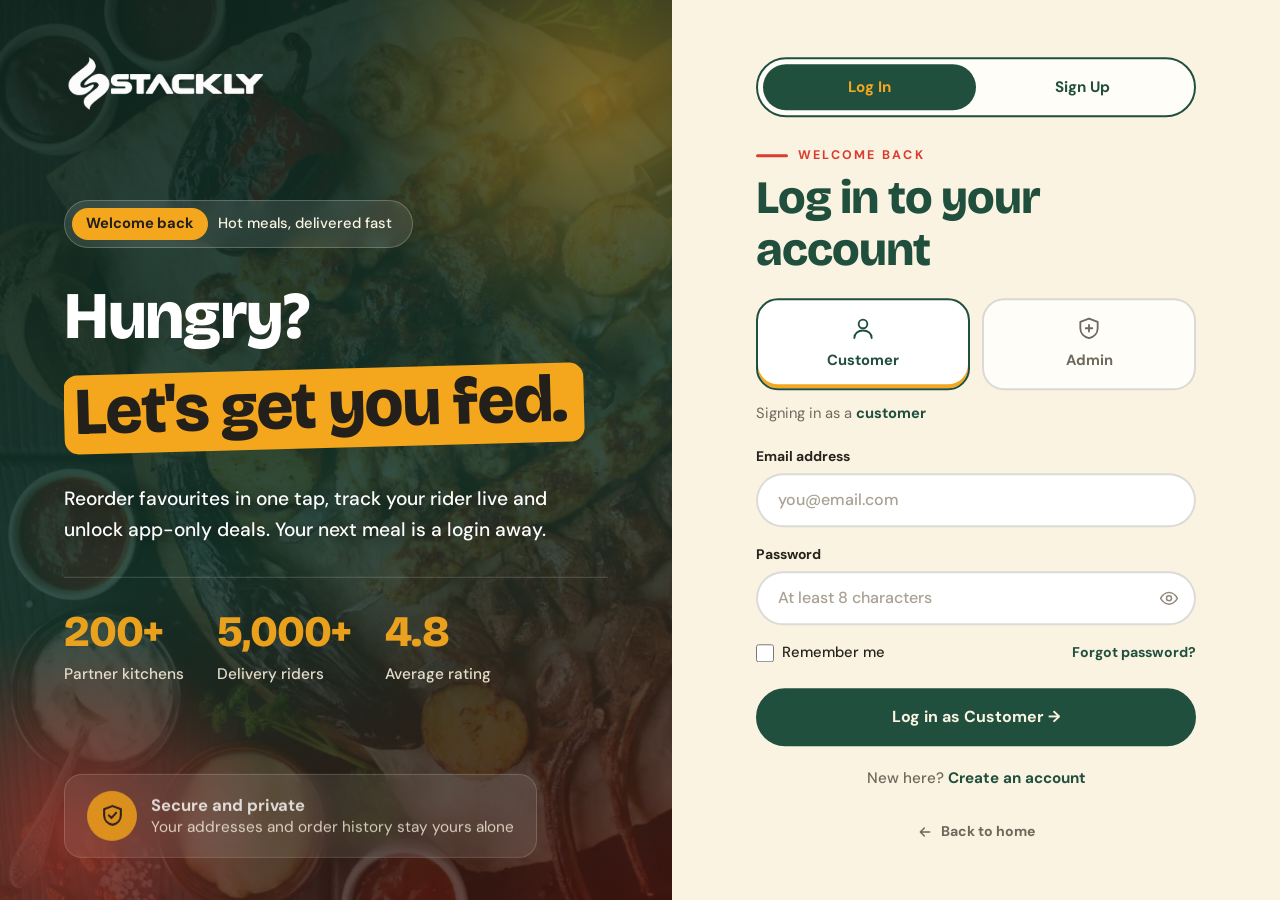
<file: login.html>
<!DOCTYPE html>
<html lang="en">
<head>

<meta charset="UTF-8">
<meta name="viewport" content="width=device-width, initial-scale=1, viewport-fit=cover">
<title>Login – Stackly Eats</title>
<meta name="description" content="Log in or create your Stackly Eats account to reorder favourites, track riders live and unlock app-only deals.">
<meta name="theme-color" content="#1E4D3B">
<link rel="icon" href="stackly-logo.webp">
<link rel="preconnect" href="https://fonts.googleapis.com"><link rel="preconnect" href="https://fonts.gstatic.com" crossorigin>
<link href="https://fonts.googleapis.com/css2?family=Bricolage+Grotesque:wght@500;700;800&family=DM+Sans:wght@400;500;700&display=swap" rel="stylesheet">
<style>
:root{--cream:#FBF3E2;--cream2:#F3E6C9;--green:#1E4D3B;--green2:#2F6B52;--mango:#F4A71D;--chili:#D83A2E;--ink:#23201B;--white:#FFFDF8;--gray:#6d675c;--line:rgba(35,32,27,.16);--err:#C62828;--ok:#14803C;--h:'Bricolage Grotesque',system-ui,sans-serif;--b:'DM Sans',system-ui,-apple-system,sans-serif;--r:22px;--ease:cubic-bezier(.22,.8,.22,1)}
*,*::before,*::after{box-sizing:border-box;margin:0;padding:0}
html{scroll-behavior:smooth;-webkit-text-size-adjust:100%}
body{font-family:var(--b);color:var(--ink);background:var(--cream);line-height:1.6;font-size:16px;-webkit-font-smoothing:antialiased;overflow-x:hidden}
img,svg{display:block;max-width:100%}a{color:inherit;text-decoration:none}button{font:inherit;cursor:pointer;border:0;background:none;color:inherit}input{font:inherit;color:inherit}
h1,h2,h3{font-family:var(--h);font-weight:800;letter-spacing:-.02em;line-height:1.1}
:focus-visible{outline:3px solid var(--mango);outline-offset:3px;border-radius:8px}

.auth-wrap{min-height:100vh;min-height:100svh;display:grid;grid-template-columns:1.05fr .95fr}
/* LEFT VISUAL */
.auth-visual{position:relative;overflow:hidden;isolation:isolate;color:#fff;background:linear-gradient(160deg,rgba(14,38,30,.92) 0%,rgba(20,53,42,.86) 55%,rgba(70,20,14,.8) 100%),url('./assets/bg2.webp') center/cover no-repeat,var(--green)}
.auth-visual::before,.auth-visual::after{content:"";position:absolute;border-radius:50%;z-index:-1;pointer-events:none}
.auth-visual::before{width:520px;height:520px;right:-180px;top:-160px;background:radial-gradient(circle,rgba(244,167,29,.42),transparent 68%)}
.auth-visual::after{width:420px;height:420px;left:-140px;bottom:-140px;background:radial-gradient(circle,rgba(216,58,46,.5),transparent 68%)}
.av-content{min-height:100vh;min-height:100svh;display:flex;flex-direction:column;justify-content:space-between;gap:clamp(20px,3vh,32px);padding:clamp(30px,5vh,52px) clamp(34px,5vw,72px)}
.logo{display:inline-flex;align-items:center;gap:10px;font-family:var(--h);font-weight:800;font-size:1.8rem;letter-spacing:-.02em}
.logo img{height:46px;width:auto;background:none}.av-logo img{height:70px}.logo svg{width:36px;height:36px}.logo em{font-style:normal;color:var(--mango)}
.av-logo{align-self:flex-start;color:var(--white)}
.av-hero{max-width:62ch;margin:auto 0}
.hero-pill{display:inline-flex;align-items:center;gap:10px;background:rgba(255,255,255,.1);border:1px solid rgba(255,255,255,.22);backdrop-filter:blur(8px);padding:7px 20px 7px 7px;border-radius:999px;font-size:clamp(.88rem,min(1.15vw,1.9vh),1.05rem);font-weight:500;color:var(--cream);margin-bottom:clamp(16px,3vh,34px)}
.hero-pill b{background:var(--mango);color:var(--ink);padding:4px 14px;border-radius:999px;font-weight:700}
.av-hero h1{font-size:clamp(2.4rem,min(5.2vw,9vh),5rem);color:#fff;line-height:1.08;margin-bottom:clamp(16px,3vh,32px)}
.av-hero h1 .line{display:block;overflow:hidden;padding:.1em .3em .14em 0;white-space:nowrap}
.av-hero h1 .line>span{display:inline-block;transform:translateY(110%)}
.av-hero h1 .line.accent i{display:inline-block;font-style:normal;background:var(--mango);color:var(--ink);padding:.02em .24em .08em .16em;border-radius:14px;transform:rotate(-1.5deg)}
.av-hero p{color:#fff;font-weight:500;font-size:clamp(1.02rem,min(1.5vw,2.6vh),1.35rem);line-height:1.6;margin-bottom:clamp(20px,3.4vh,40px);max-width:52ch;text-shadow:0 2px 14px rgba(0,0,0,.5)}
.av-stats{display:flex;gap:clamp(18px,2.6vw,44px);flex-wrap:wrap;padding-top:clamp(22px,3.5vh,32px);border-top:1px solid rgba(255,255,255,.2)}
.av-stats h3{font-size:clamp(2rem,min(3.4vw,5.6vh),3.2rem);color:var(--mango);margin-bottom:4px}
.av-stats span{font-size:clamp(.9rem,1.2vw,1rem);color:#efe6d2;font-weight:500}
.av-card{display:flex;align-items:center;gap:14px;align-self:flex-start;background:rgba(255,255,255,.1);border:1px solid rgba(255,255,255,.2);backdrop-filter:blur(10px);border-radius:18px;padding:16px 22px;font-size:clamp(.9rem,1.2vw,1rem);line-height:1.4;color:var(--cream)}
.av-card i{width:50px;height:50px;border-radius:50%;background:var(--mango);display:grid;place-items:center;flex:none}
.av-card svg{width:25px;height:25px;stroke:var(--ink);fill:none;stroke-width:2;stroke-linecap:round;stroke-linejoin:round}
.av-card strong{display:block;color:#fff;font-size:1.08em;font-weight:700}
@media (max-height:880px){.av-card{display:none}}

/* RIGHT PANEL */
.auth-panel{display:flex;flex-direction:column;justify-content:center;align-items:center;min-height:100vh;min-height:100svh;padding:clamp(28px,4vw,56px) clamp(24px,5vw,80px);background:var(--cream)}
.auth-box{width:100%;max-width:440px}
.mode-switch{position:relative;display:grid;grid-template-columns:1fr 1fr;background:var(--white);border-radius:999px;padding:5px;margin-bottom:30px;border:2px solid var(--green)}
.mode-switch .slider{position:absolute;top:5px;left:5px;width:calc(50% - 5px);height:calc(100% - 10px);background:var(--green);border-radius:999px;transition:transform .4s var(--ease)}
.mode-switch[data-mode="signup"] .slider{transform:translateX(100%)}
.mode-switch button{position:relative;z-index:2;padding:11px 0;font-weight:700;font-size:.95rem;color:var(--green);border-radius:999px;transition:color .3s}
.mode-switch button.active{color:var(--mango)}
.auth-view{display:none}.auth-view.active{display:block;animation:viewIn .5s var(--ease)}
@keyframes viewIn{from{opacity:0;transform:translateY(10px)}to{opacity:1;transform:none}}
.auth-eyebrow{display:flex;align-items:center;gap:10px;font:700 .78rem var(--b);letter-spacing:.18em;text-transform:uppercase;color:var(--chili);margin-bottom:10px}
.auth-eyebrow::before{content:"";width:32px;height:3px;background:currentColor;border-radius:3px}
.auth-box h2{font-size:clamp(2.1rem,4vw,2.9rem);color:var(--green);margin-bottom:22px}
.role-picker{display:grid;grid-template-columns:repeat(2,minmax(0,1fr));gap:12px;margin-bottom:12px}
.role-opt{position:relative;display:flex}
.role-opt input{position:absolute;opacity:0;pointer-events:none}
.role-opt .card{flex:1;width:100%;min-height:92px;display:flex;flex-direction:column;align-items:center;justify-content:center;gap:8px;padding:14px 10px;border:2px solid var(--line);border-radius:var(--r);background:var(--white);font-weight:700;font-size:.92rem;color:var(--gray);text-align:center;transition:border-color .25s,background .25s,color .25s,transform .25s;cursor:pointer}
.role-opt .card svg{width:26px;height:26px;stroke:var(--gray);fill:none;stroke-width:1.7;stroke-linecap:round;stroke-linejoin:round;transition:stroke .25s}
.role-opt .card:hover{border-color:var(--green);transform:translateY(-2px)}
.role-opt input:checked+.card{border-color:var(--green);background:#fff;color:var(--green);box-shadow:inset 0 -4px 0 var(--mango)}
.role-opt input:checked+.card svg{stroke:var(--green)}
.role-opt input:focus-visible+.card{outline:3px solid var(--mango);outline-offset:2px}
.role-caption{font-size:.92rem;color:var(--gray);margin-bottom:20px}.role-caption b{color:var(--green);font-weight:700}
.top-alert{display:none;align-items:flex-start;gap:10px;padding:12px 14px;border-radius:16px;margin-bottom:16px;font-size:.92rem;font-weight:500;background:rgba(198,40,40,.07);color:var(--err);border:1px solid rgba(198,40,40,.3)}
.top-alert.show{display:flex}
.top-alert svg{width:18px;height:18px;flex:none;margin-top:4px;stroke:currentColor;fill:none;stroke-width:2;stroke-linecap:round;stroke-linejoin:round}
.top-alert.ok{background:rgba(20,128,60,.08);color:var(--ok);border-color:rgba(20,128,60,.32)}
.form-group{margin-bottom:16px}
.form-group label{display:block;font-weight:700;font-size:.87rem;color:var(--ink);margin-bottom:6px}
.form-group input[type=text],.form-group input[type=email],.form-group input[type=tel],.form-group input[type=password]{width:100%;min-height:52px;padding:12px 20px;border:2px solid var(--line);border-radius:50px;background:#fff;font-size:1rem;font-weight:500;transition:border-color .25s,box-shadow .25s}
.form-group input::placeholder{color:#a8a091}
.form-group input:focus{outline:none;border-color:var(--green);box-shadow:0 0 0 4px rgba(244,167,29,.4)}
.form-group.invalid input{border-color:var(--err)}
.error-msg{display:none;margin:5px 0 0 12px;font-size:.85rem;font-weight:500;color:var(--err)}
.form-group.invalid .error-msg{display:block}
.form-row{display:grid;grid-template-columns:1fr 1fr;gap:14px}
.pw-wrap{position:relative}.pw-wrap input{padding-right:56px!important}
.pw-toggle{position:absolute;right:7px;top:50%;transform:translateY(-50%);width:40px;height:40px;border-radius:50%;display:flex;align-items:center;justify-content:center;transition:background .25s}
.pw-toggle:hover{background:var(--cream2)}
.pw-toggle svg{width:20px;height:20px;stroke:#8f8878;fill:none;stroke-width:1.8;stroke-linecap:round;stroke-linejoin:round}
.pw-toggle.on svg{stroke:var(--green)}
.pw-strength{height:6px;border-radius:3px;background:rgba(35,32,27,.1);margin-top:8px;overflow:hidden}
.pw-strength-bar{height:100%;width:0;border-radius:3px;transition:width .3s,background .3s}
.pw-label{font-size:.82rem;font-weight:700;margin:6px 0 0 4px;color:var(--gray);min-height:1.3em}
.pw-rules{list-style:none;display:none;grid-template-columns:1fr 1fr;gap:4px 12px;margin:8px 0 0 4px}
.pw-rules.show{display:grid}
.pw-rules li{font-size:.82rem;font-weight:500;color:var(--gray);display:flex;align-items:center;gap:7px}
.pw-rules li::before{content:"\2715";display:inline-grid;place-items:center;width:16px;height:16px;border-radius:50%;background:rgba(198,40,40,.1);color:var(--err);font-size:.62rem;font-weight:800;flex:none}
.pw-rules li.ok{display:none}
.form-meta{display:flex;justify-content:space-between;align-items:center;gap:12px;margin:2px 0 18px;flex-wrap:wrap}
.remember{display:inline-flex;align-items:center;gap:8px;font-size:.92rem;font-weight:500;cursor:pointer;user-select:none}
.remember input{width:18px;height:18px;accent-color:var(--green);cursor:pointer}
.remember-wrap{display:flex;flex-direction:column;gap:4px}
.remember-err{display:none;font-size:.85rem;font-weight:500;color:var(--err)}
.remember-wrap.invalid .remember-err{display:block}
.remember-wrap.invalid .remember input{outline:2px solid var(--err);outline-offset:2px}
.forgot-link{font-weight:700;font-size:.88rem;color:var(--green);transition:color .25s}.forgot-link:hover{color:var(--chili)}
.btn-block{position:relative;overflow:hidden;isolation:isolate;width:100%;min-height:54px;padding:14px;border-radius:999px;background:var(--green);color:var(--cream);border:2px solid var(--green);font-weight:700;font-size:1rem;margin-top:6px;transition:transform .3s var(--ease),color .3s .1s,border-color .3s}
.btn-block::before{content:"";position:absolute;inset:0;background:var(--chili);transform:translateY(101%);transition:transform .45s var(--ease);z-index:-1}
.btn-block:hover{transform:translateY(-3px);border-color:var(--chili)}.btn-block:hover::before{transform:none}
.btn-block:active{transform:translateY(1px)}
.btn-block:disabled{opacity:.6;cursor:not-allowed;transform:none}
.switch-note{margin-top:20px;text-align:center;font-size:.95rem;font-weight:500;color:var(--gray)}
.switch-note a{font-weight:700;color:var(--green);transition:color .25s}.switch-note a:hover{color:var(--chili)}
.back-wrap{width:100%;max-width:440px;display:flex;justify-content:center}
.back-link{display:inline-flex;align-items:center;gap:8px;font-weight:700;font-size:.88rem;color:var(--gray);margin-top:30px;transition:color .25s}
.back-link svg{width:16px;height:16px;stroke:currentColor;fill:none;stroke-width:2.2;stroke-linecap:round;stroke-linejoin:round}.back-link:hover{color:var(--chili)}
.m-logo{display:none;width:100%;max-width:440px;margin-bottom:24px;justify-content:center;color:var(--green)}
.m-logo a{display:inline-flex}.m-logo img{height:64px;width:auto}
@media (max-width:980px){.auth-wrap{grid-template-columns:1fr}.auth-visual{display:none}.auth-panel{justify-content:flex-start;padding:calc(30px + env(safe-area-inset-top,0px)) 24px 40px}.m-logo{display:flex}}
@media (max-width:520px){.form-row{grid-template-columns:1fr}.pw-rules{grid-template-columns:1fr}.auth-panel{padding:calc(24px + env(safe-area-inset-top,0px)) 20px 36px}}
@media (prefers-reduced-motion:reduce){html{scroll-behavior:auto}.auth-view.active{animation:none}.mode-switch .slider,.btn-block::before{transition:none}}
</style>
<link rel="stylesheet" href="preloader.css">
</head>
<body data-page="login">
<div id="preloader" role="status" aria-live="polite" aria-label="Loading">
<div class="pl-scene">
<i class="pl-speed s1"></i><i class="pl-speed s2"></i><i class="pl-speed s3"></i>
<div class="pl-ride">
<svg viewBox="0 0 130 90" aria-hidden="true">
<rect x="4" y="28" width="30" height="26" rx="5" fill="#F4A71D"/><rect x="4" y="38" width="30" height="5" fill="#D83A2E"/>
<path d="M30 56h46c6 0 10-4 12-10l4-14" fill="none" stroke="#FBF3E2" stroke-width="6" stroke-linecap="round" stroke-linejoin="round"/>
<path d="M88 34l-4-12M80 22h12" fill="none" stroke="#FBF3E2" stroke-width="5" stroke-linecap="round"/>
<rect x="34" y="42" width="34" height="9" rx="4.5" fill="#D83A2E"/>
<path d="M46 40l8-16 12 4-4 14z" fill="#F4A71D"/>
<circle cx="52" cy="14" r="9" fill="#FBF3E2"/><path d="M43 14a9 9 0 0 1 18 0z" fill="#D83A2E"/>
<path d="M60 26l22-2" stroke="#F4A71D" stroke-width="5" stroke-linecap="round"/>
<g class="pl-wheel"><circle cx="26" cy="72" r="12" fill="#23201B" stroke="#FBF3E2" stroke-width="3"/><path d="M26 62v20M16 72h20" stroke="#FBF3E2" stroke-width="2"/></g>
<g class="pl-wheel"><circle cx="100" cy="72" r="12" fill="#23201B" stroke="#FBF3E2" stroke-width="3"/><path d="M100 62v20M90 72h20" stroke="#FBF3E2" stroke-width="2"/></g>
</svg>
</div>
<div class="pl-road"></div>
</div>
<img class="pl-brand" src="stackly-white-logo.webp" alt="Stackly Eats">
</div>
<noscript><style>#preloader{display:none!important}body.pl-lock{overflow:auto!important}</style></noscript>


<div class="auth-wrap">
  <aside class="auth-visual">
    <div class="av-content">
      <a href="index.html" class="logo av-logo" id="logoA" aria-label="Stackly Eats home"></a>
      <div class="av-hero">
        <div class="hero-pill"><b>Welcome back</b> Hot meals, delivered fast</div>
        <h1 id="heroTitle" aria-label="Hungry? Let's get you fed."><span class="line"><span>Hungry?</span></span><span class="line accent"><span><i>Let's get you fed.</i></span></span></h1>
        <p>Reorder favourites in one tap, track your rider live and unlock app-only deals. Your next meal is a login away.</p>
        <div class="av-stats">
          <div><h3>200+</h3><span>Partner kitchens</span></div>
          <div><h3>5,000+</h3><span>Delivery riders</span></div>
          <div><h3>4.8</h3><span>Average rating</span></div>
        </div>
      </div>
      <div class="av-card"><i><svg viewBox="0 0 24 24"><path d="M12 3l8 3v6c0 4.5-3.2 8-8 9-4.8-1-8-4.5-8-9V6l8-3z"/><path d="M8.5 12l2.5 2.5 4.5-5"/></svg></i><div><strong>Secure and private</strong>Your addresses and order history stay yours alone</div></div>
    </div>
  </aside>
  <main class="auth-panel">
    <div class="m-logo"><a href="index.html" class="logo" id="logoB" aria-label="Stackly Eats home"></a></div>
    <div class="auth-box" id="authBox">
      <div class="mode-switch" id="modeSwitch" data-mode="signin"><div class="slider"></div><button type="button" class="active" data-mode="signin">Log In</button><button type="button" data-mode="signup">Sign Up</button></div>

      <section class="auth-view active" id="viewSignin">
        <div class="auth-eyebrow">Welcome back</div>
        <h2>Log in to your account</h2>
        <div class="role-picker"><label class="role-opt"><input type="radio" name="login-role" value="user" checked><div class="card"><svg viewBox="0 0 24 24"><circle cx="12" cy="8" r="4"/><path d="M4 21c0-4.2 3.6-7 8-7s8 2.8 8 7"/></svg>Customer</div></label><label class="role-opt"><input type="radio" name="login-role" value="admin"><div class="card"><svg viewBox="0 0 24 24"><path d="M12 3l8 3v6c0 4.5-3.2 8-8 9-4.8-1-8-4.5-8-9V6l8-3z"/><path d="M9 12h6M12 9v6"/></svg>Admin</div></label></div>
        <div class="role-caption" id="loginRoleCaption">Signing in as a <b>customer</b></div>
        <div class="top-alert" id="loginAlert" role="alert"><svg viewBox="0 0 24 24"><circle cx="12" cy="12" r="9"/><path d="M12 8v5M12 16.5v.01"/></svg><span id="loginAlertText">Please fill in a valid email and password.</span></div>
        <form id="formLogin" novalidate>
          <div class="form-group" id="fg-lemail"><label for="loginEmail">Email address</label><input type="email" id="loginEmail" placeholder="you@email.com" autocomplete="off" autocapitalize="off" spellcheck="false" maxlength="60"><span class="error-msg">Enter a valid email address.</span></div>
          <div class="form-group" id="fg-lpass"><label for="loginPassword">Password</label><div class="pw-wrap"><input type="password" id="loginPassword" placeholder="At least 8 characters" autocomplete="current-password" maxlength="32"><button type="button" class="pw-toggle" data-target="loginPassword" aria-label="Show password"><svg viewBox="0 0 24 24"><path d="M2 12s3.6-7 10-7 10 7 10 7-3.6 7-10 7S2 12 2 12z"/><circle cx="12" cy="12" r="3"/></svg></button></div><span class="error-msg">Password must be at least 8 characters.</span></div>
          <div class="form-meta">
            <div class="remember-wrap" id="fg-remember"><label class="remember" for="rememberMe"><input type="checkbox" id="rememberMe" name="remember"> Remember me</label><span class="remember-err" id="rememberErr">Please tick "Remember me" to continue.</span></div>
            <button type="button" class="forgot-link" onclick="error()">Forgot password?</button>
          </div>
          <button type="submit" class="btn-block" id="loginSubmit">Log in as <span id="loginRoleLabel">Customer</span> →</button>
        </form>
        <div class="switch-note">New here? <a href="#signup" id="toSignup">Create an account</a></div>
      </section>

      <section class="auth-view" id="viewSignup">
        <div class="auth-eyebrow">Join Stackly Eats</div>
        <h2>Create your account</h2>
        <div class="top-alert ok" id="signupAlert" role="status"><svg viewBox="0 0 24 24"><circle cx="12" cy="12" r="9"/><path d="M8 12.5l3 3 5-6"/></svg><span>Account created. Please log in.</span></div>
        <form id="formSignup" novalidate>
          <div class="form-row">
            <div class="form-group" id="fg-sfname"><label for="signupFirstName">First name</label><input type="text" id="signupFirstName" placeholder="First name" maxlength="30" autocomplete="given-name" spellcheck="false"><span class="error-msg">Please enter your first name.</span></div>
            <div class="form-group" id="fg-slname"><label for="signupLastName">Last name</label><input type="text" id="signupLastName" placeholder="Last name" maxlength="30" autocomplete="family-name" spellcheck="false"><span class="error-msg">Please enter your last name.</span></div>
          </div>
          <div class="role-picker"><label class="role-opt"><input type="radio" name="signup-role" value="user" checked><div class="card"><svg viewBox="0 0 24 24"><circle cx="12" cy="8" r="4"/><path d="M4 21c0-4.2 3.6-7 8-7s8 2.8 8 7"/></svg>Customer</div></label><label class="role-opt"><input type="radio" name="signup-role" value="admin"><div class="card"><svg viewBox="0 0 24 24"><path d="M12 3l8 3v6c0 4.5-3.2 8-8 9-4.8-1-8-4.5-8-9V6l8-3z"/><path d="M9 12h6M12 9v6"/></svg>Admin</div></label></div>
          <div class="role-caption" id="signupRoleCaption">Creating an account as a <b>customer</b></div>
          <div class="form-group" id="fg-semail"><label for="signupEmail">Email address</label><input type="email" id="signupEmail" placeholder="you@email.com" autocomplete="email" autocapitalize="off" spellcheck="false" maxlength="60"><span class="error-msg" id="semailErr">Enter a valid email address.</span></div>
          <div class="form-group" id="fg-sphone"><label for="signupPhone">Mobile number</label><input type="tel" id="signupPhone" placeholder="10-digit mobile number" inputmode="numeric" maxlength="10" autocomplete="tel-national"><span class="error-msg">Enter a valid 10-digit mobile number starting with 6 to 9.</span></div>
          <div class="form-group" id="fg-spass"><label for="signupPassword">Create password</label><div class="pw-wrap"><input type="password" id="signupPassword" placeholder="Create a strong password" autocomplete="new-password" maxlength="32" aria-describedby="pwRules"><button type="button" class="pw-toggle" data-target="signupPassword" aria-label="Show password"><svg viewBox="0 0 24 24"><path d="M2 12s3.6-7 10-7 10 7 10 7-3.6 7-10 7S2 12 2 12z"/><circle cx="12" cy="12" r="3"/></svg></button></div><div class="pw-strength"><div class="pw-strength-bar" id="pwStrengthBar"></div></div><div class="pw-label" id="pwLabel" aria-live="polite"></div>
            <ul class="pw-rules" id="pwRules">
              <li data-rule="len">At least 8 characters</li>
              <li data-rule="up">One uppercase letter (A-Z)</li>
              <li data-rule="low">One lowercase letter (a-z)</li>
              <li data-rule="num">One number (0-9)</li>
              <li data-rule="sp">One special character (!@#$%)</li>
            </ul>
            <span class="error-msg" id="spassErr">Please create a strong password that meets all the requirements above.</span></div>
          <div class="form-group" id="fg-scpass"><label for="signupConfirm">Confirm password</label><div class="pw-wrap"><input type="password" id="signupConfirm" placeholder="Re-enter password" autocomplete="new-password" maxlength="32"><button type="button" class="pw-toggle" data-target="signupConfirm" aria-label="Show password"><svg viewBox="0 0 24 24"><path d="M2 12s3.6-7 10-7 10 7 10 7-3.6 7-10 7S2 12 2 12z"/><circle cx="12" cy="12" r="3"/></svg></button></div><span class="error-msg">Passwords do not match.</span></div>
          <button type="submit" class="btn-block">Create account →</button>
        </form>
        <div class="switch-note">Already have an account? <a href="#signin" id="toSignin">Log in</a></div>
      </section>

      <section class="auth-view" id="viewForgot">
        <div class="auth-eyebrow">Password help</div>
        <h2>Reset your password</h2>
        <div class="top-alert ok" id="forgotAlert" role="status"><svg viewBox="0 0 24 24"><circle cx="12" cy="12" r="9"/><path d="M8 12.5l3 3 5-6"/></svg><span id="forgotAlertText">A reset link is on its way.</span></div>
        <form id="formForgot" novalidate>
          <div class="form-group" id="fg-femail"><label for="forgotEmail">Email address</label><input type="email" id="forgotEmail" placeholder="you@email.com" autocomplete="email" autocapitalize="off" spellcheck="false" maxlength="60"><span class="error-msg">Enter a valid email address.</span></div>
          <button type="submit" class="btn-block">Send reset link →</button>
        </form>
        <div class="switch-note">Remembered it? <a href="#signin" id="forgotBack">Back to log in</a></div>
      </section>
    </div>
    <div class="back-wrap"><a href="index.html" class="back-link"><svg viewBox="0 0 24 24"><path d="M19 12H5M11 6l-6 6 6 6"/></svg>Back to home</a></div>
  </main>
</div>
<script src="https://cdnjs.cloudflare.com/ajax/libs/gsap/3.12.5/gsap.min.js"></script>
<script>
(function(){
  var $=function(id){return document.getElementById(id);};

  /* logo: wordmark on the dark panel; real logo file on the light mobile header with wordmark fallback */
  var mark='<svg viewBox="0 0 34 34"><circle cx="17" cy="17" r="16" fill="#F4A71D"/><path d="M9 18h16a8 8 0 0 1-16 0zM11 14c0-3 2-5 6-5s6 2 6 5" stroke="#1E4D3B" stroke-width="2.4" fill="none" stroke-linecap="round" stroke-linejoin="round"/></svg>Stackly <em>Eats</em>';
  (function(){var a=$('logoA'),im=new Image();im.alt='Stackly Eats';im.onload=function(){a.innerHTML='';a.appendChild(im);};im.src='stackly-white-logo.webp';a.innerHTML=mark;})();
  (function(){var a=$('logoB'),im=new Image();im.alt='Stackly Eats';im.onload=function(){a.innerHTML='';a.appendChild(im);};im.src='stackly-logo.webp';a.innerHTML=mark;})();

  if(window.gsap){
    gsap.set('.hero-pill,.av-hero p,.av-stats,.av-card',{opacity:0,y:16});
    gsap.timeline({defaults:{ease:'power4.out'}})
      .to('.hero-pill',{opacity:1,y:0,duration:.6},.05).to('.av-hero h1 .line > span',{y:'0%',duration:1,stagger:.12},.1)
      .to('.av-hero p,.av-stats,.av-card',{opacity:1,y:0,duration:.7,stagger:.12},'-=0.5')
      .from('.auth-box',{opacity:0,y:22,duration:.7},'-=0.9');
  }else{document.querySelectorAll('.av-hero h1 .line > span').forEach(function(s){s.style.transform='none';});}

  /* ===== REMEMBER ME (nothing is ever stored; email is never prefilled) ===== */
  var REMEMBER='stackly_remember';
  function loadRemembered(){
    try{localStorage.removeItem(REMEMBER);}catch(e){}
    $('loginEmail').value='';
  }
  function saveRemembered(){
    try{localStorage.removeItem(REMEMBER);}catch(e){}
  }

  var modeSwitch=$('modeSwitch'),views={signin:$('viewSignin'),signup:$('viewSignup'),forgot:$('viewForgot')};
  function switchMode(mode){
    var tab=mode==='signin'||mode==='signup';
    modeSwitch.style.display=tab?'':'none';
    if(tab){modeSwitch.setAttribute('data-mode',mode);modeSwitch.querySelectorAll('button').forEach(function(b){b.classList.toggle('active',b.getAttribute('data-mode')===mode);});}
    Object.keys(views).forEach(function(k){views[k].classList.toggle('active',k===mode);});
    document.querySelectorAll('.top-alert').forEach(function(a){a.classList.remove('show');});
  }
  modeSwitch.querySelectorAll('button').forEach(function(b){b.addEventListener('click',function(){switchMode(b.getAttribute('data-mode'));});});
  $('toSignup').addEventListener('click',function(e){e.preventDefault();switchMode('signup');});
  $('toSignin').addEventListener('click',function(e){e.preventDefault();switchMode('signin');});
  /* the "Forgot password?" button uses its own onclick (404 page); wire the in-page reset form only if an element with this id exists */
  var fl=$('forgotLink');if(fl)fl.addEventListener('click',function(){switchMode('forgot');});
  $('forgotBack').addEventListener('click',function(e){e.preventDefault();switchMode('signin');});
  if(location.hash==='#signup')switchMode('signup');

  function wireRole(name,cap,label){
    document.querySelectorAll('input[name="'+name+'"]').forEach(function(r){
      r.addEventListener('change',function(){
        var a=r.value==='admin';
        $(cap).innerHTML=(name.indexOf('signup')===0?'Creating an account as a ':'Signing in as a ')+'<b>'+(a?'admin':'customer')+'</b>';
        if(label)$(label).textContent=a?'Admin':'Customer';
      });
    });
  }
  wireRole('login-role','loginRoleCaption','loginRoleLabel');wireRole('signup-role','signupRoleCaption',null);

  document.querySelectorAll('.pw-toggle').forEach(function(b){
    b.addEventListener('click',function(){
      var i=$(b.getAttribute('data-target')),show=i.type==='password';
      i.type=show?'text':'password';b.classList.toggle('on',show);b.setAttribute('aria-label',show?'Hide password':'Show password');
    });
  });

  /* ===== STRONG PASSWORD RULES (signup) ===== */
  function pwRules(v){
    return {len:v.length>=8,up:/[A-Z]/.test(v),low:/[a-z]/.test(v),num:/[0-9]/.test(v),sp:/[^A-Za-z0-9]/.test(v)};
  }
  function isStrong(v){var r=pwRules(v);return r.len&&r.up&&r.low&&r.num&&r.sp;}
  var PW_COLORS=['#B42318','#B42318','#D97706','#D97706','#4D8C1F','#14803C'];
  var PW_LABELS=['','Very weak','Weak','Fair','Good','Strong'];
  var pwSubmitted=false;
  function updatePwUI(){
    var v=$('signupPassword').value,r=pwRules(v),s=0;
    $('pwRules').classList.toggle('show',!isStrong(v)&&(v.length>0||pwSubmitted));
    document.querySelectorAll('#pwRules li').forEach(function(li){
      var ok=!!r[li.getAttribute('data-rule')];
      li.classList.toggle('ok',ok);if(ok)s++;
    });
    if(!v)s=0;
    var bar=$('pwStrengthBar');bar.style.width=(s/5*100)+'%';bar.style.background=PW_COLORS[s];
    var lb=$('pwLabel');lb.textContent=v?PW_LABELS[s]:'';lb.style.color=PW_COLORS[s];
    if(isStrong(v))setInvalid('fg-spass',false);
  }
  $('signupPassword').addEventListener('input',updatePwUI);

  function filter(input,re,max){
    if(!input)return;
    input.addEventListener('beforeinput',function(e){
      if(e.inputType==='insertFromPaste'||e.inputType==='insertFromDrop')return;
      if(e.data&&e.data.replace(re,'')!==e.data)e.preventDefault();
    });
    input.addEventListener('input',function(){
      var c=input.value.replace(re,'');if(max)c=c.slice(0,max);if(c!==input.value)input.value=c;
    });
  }
  var NL=/[^A-Za-z ]/g,ND=/[^0-9]/g,SP=/\s/g;
  filter($('signupFirstName'),NL,30);filter($('signupLastName'),NL,30);filter($('signupPhone'),ND,10);
  ['loginEmail','signupEmail','forgotEmail','loginPassword','signupPassword','signupConfirm'].forEach(function(id){filter($(id),SP);});

  function isEmail(v){return /^[^\s@]+@[^\s@]+\.[^\s@]{2,}$/.test(v);}
  function isPhone(v){return /^[6-9][0-9]{9}$/.test(v);}
  function isName(v){return /^[A-Za-z][A-Za-z ]{1,29}$/.test(v);}
  function isLast(v){return /^[A-Za-z][A-Za-z ]{0,29}$/.test(v);}
  function setInvalid(id,bad){$(id).classList.toggle('invalid',bad);}
  $('signupFirstName').addEventListener('input',function(){if(isName(this.value.replace(/\s+/g,' ').trim()))setInvalid('fg-sfname',false);});
  $('signupLastName').addEventListener('input',function(){if(isLast(this.value.replace(/\s+/g,' ').trim()))setInvalid('fg-slname',false);});
  function syncConfirm(){
    var pw=$('signupPassword').value,cpw=$('signupConfirm').value;
    if(cpw&&cpw===pw)setInvalid('fg-scpass',false);
  }
  $('signupConfirm').addEventListener('input',syncConfirm);
  $('signupPassword').addEventListener('input',syncConfirm);
  function alertMsg(id,tid,text,show){var a=$(id);if(tid&&text)$(tid).textContent=text;a.classList.toggle('show',show);}
  function cap(w){return w?w.charAt(0).toUpperCase()+w.slice(1).toLowerCase():'';}

  /* ===== LOGIN: valid email + password goes to the dashboard for the selected role ===== */
  $('formLogin').addEventListener('submit',function(e){
    e.preventDefault();
    var email=$('loginEmail').value.trim(),pass=$('loginPassword').value;
    var eo=isEmail(email),po=pass.length>=8;
    setInvalid('fg-lemail',!eo);setInvalid('fg-lpass',!po);
    var ro=$('rememberMe').checked;
    $('fg-remember').classList.toggle('invalid',!ro);
    if(!eo||!po){alertMsg('loginAlert','loginAlertText','Please fill in a valid email and password.',true);return;}
    if(!ro){alertMsg('loginAlert','loginAlertText','Please tick the "Remember me" box to log in.',true);$('rememberMe').focus();return;}
    alertMsg('loginAlert',null,null,false);
    var rEl=document.querySelector('input[name="login-role"]:checked');
    var role=rEl?rEl.value:'user';
    saveRemembered(email.toLowerCase(),role,$('rememberMe').checked);
    var btn=$('loginSubmit');btn.disabled=true;btn.textContent='Logging in…';
    var target=startSession(email,role);
    setTimeout(function(){window.location.href=target;},700);
  });

  $('rememberMe').addEventListener('change',function(){if(this.checked){$('fg-remember').classList.remove('invalid');$('loginAlert').classList.remove('show');}});
  function resetAll(){
    ['formLogin','formSignup','formForgot'].forEach(function(id){$(id).reset();});
    document.querySelectorAll('.form-group.invalid,.remember-wrap.invalid').forEach(function(g){g.classList.remove('invalid');});
    document.querySelectorAll('.top-alert').forEach(function(a){a.classList.remove('show');});
    document.querySelectorAll('.pw-toggle').forEach(function(b){
      var i=$(b.getAttribute('data-target'));i.type='password';b.classList.remove('on');b.setAttribute('aria-label','Show password');
    });
    pwSubmitted=false;updatePwUI();
    $('loginRoleCaption').innerHTML='Signing in as a <b>customer</b>';
    $('signupRoleCaption').innerHTML='Creating an account as a <b>customer</b>';
    var btn=$('loginSubmit');btn.disabled=false;
    btn.innerHTML='Log in as <span id="loginRoleLabel">Customer</span> →';
  }
  window.addEventListener('pageshow',function(e){
    var nav=performance.getEntriesByType&&performance.getEntriesByType('navigation')[0];
    if(e.persisted||(nav&&nav.type==='back_forward')){
      resetAll();switchMode('signin');loadRemembered();
      setTimeout(function(){resetAll();loadRemembered();},50);
    }
  });

  /* ===== SIGN UP: validates input, stores nothing, then returns to login ===== */
  $('formSignup').addEventListener('submit',function(e){
    e.preventDefault();
    var fn=$('signupFirstName').value.replace(/\s+/g,' ').trim(),
        ln=$('signupLastName').value.replace(/\s+/g,' ').trim(),
        email=$('signupEmail').value.trim(),
        phone=$('signupPhone').value.trim(),
        pw=$('signupPassword').value,
        cpw=$('signupConfirm').value,
        ok=true;
    function chk(id,g){setInvalid(id,!g);if(!g)ok=false;}
    chk('fg-sfname',isName(fn));
    chk('fg-slname',isLast(ln));
    chk('fg-semail',isEmail(email));
    chk('fg-sphone',isPhone(phone));
    chk('fg-spass',isStrong(pw));
    pwSubmitted=true;updatePwUI();
    chk('fg-scpass',!!cpw&&cpw===pw);
    if(!ok){
      var firstBad=document.querySelector('#formSignup .form-group.invalid input');
      if(firstBad)firstBad.focus();
      return;
    }
    alertMsg('signupAlert',null,null,true);
    $('formSignup').reset();pwSubmitted=false;updatePwUI();
    setTimeout(function(){switchMode('signin');$('loginEmail').value=email.toLowerCase();},900);
  });

  $('formForgot').addEventListener('submit',function(e){
    e.preventDefault();
    var email=$('forgotEmail').value.trim(),g=isEmail(email);
    setInvalid('fg-femail',!g);
    if(!g){alertMsg('forgotAlert',null,null,false);return;}
    alertMsg('forgotAlert','forgotAlertText','If an account exists for '+email+', a password reset link is on its way.',true);$('formForgot').reset();
  });

  /* creates the session info the dashboards read, and returns the page for the role */
  function startSession(email,role){
    var local=email.split('@')[0].replace(/[^A-Za-z]+/g,' ').trim().split(' ');
    var first=cap(local[0])||'Guest',last=cap(local[1]);
    try{
      ['stackly_role','stackly_name','stackly_email'].forEach(function(k){localStorage.removeItem(k);sessionStorage.removeItem(k);});
      sessionStorage.setItem('stackly_session',JSON.stringify({first:first,email:email.toLowerCase()}));
      sessionStorage.setItem('stackly_role',role);
      sessionStorage.setItem('stackly_name',(first+' '+last).trim());
      sessionStorage.setItem('stackly_email',email.toLowerCase());
    }catch(err){}
    return role==='admin'?'admin-dashboard.html':'user-dashboard.html';
  }

  /* logout support: linking to login.html?logout clears "Remember me" */
  if(/logout/i.test(location.search+location.hash)){try{localStorage.removeItem(REMEMBER);}catch(e){}}
  loadRemembered();
})();
</script>
<script>
function error(){
  window.location.href="./404.html";
}
</script>
<script src="preloader.js"></script>
</body>
</html>
</file>
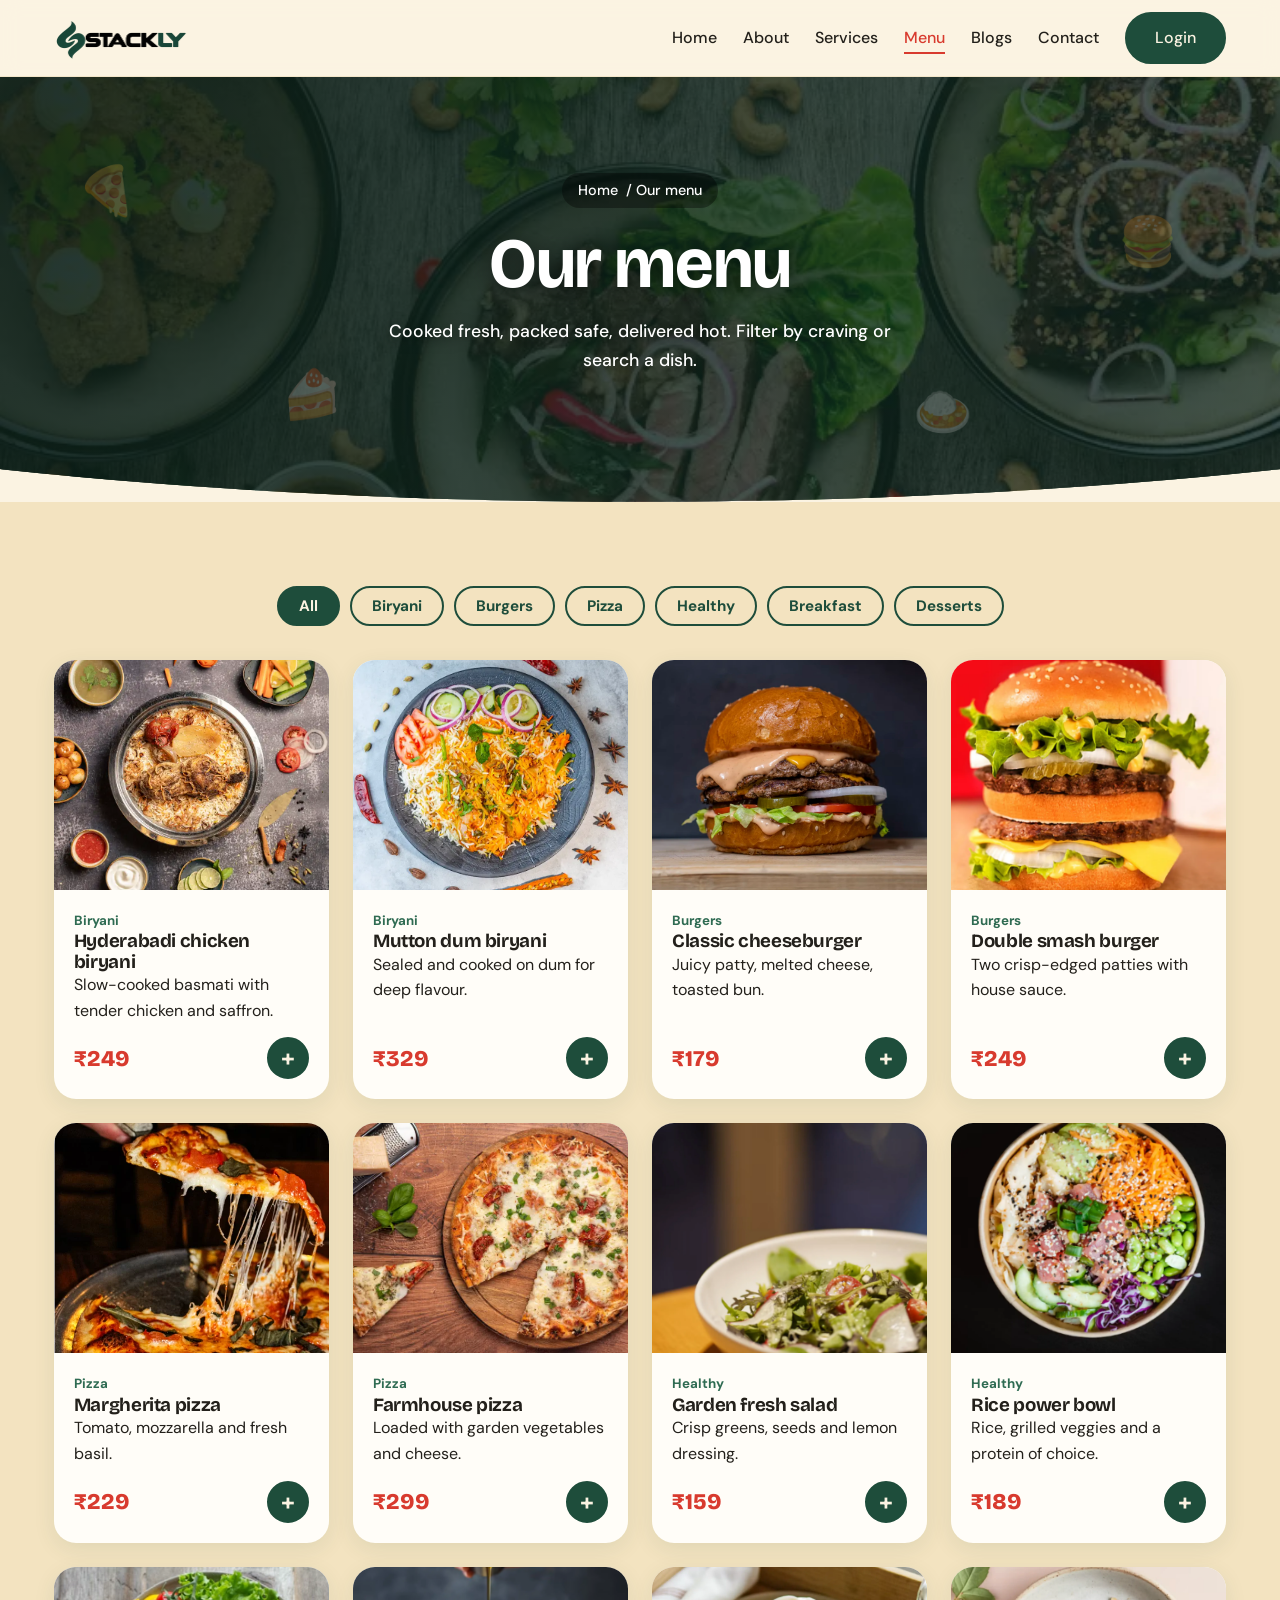
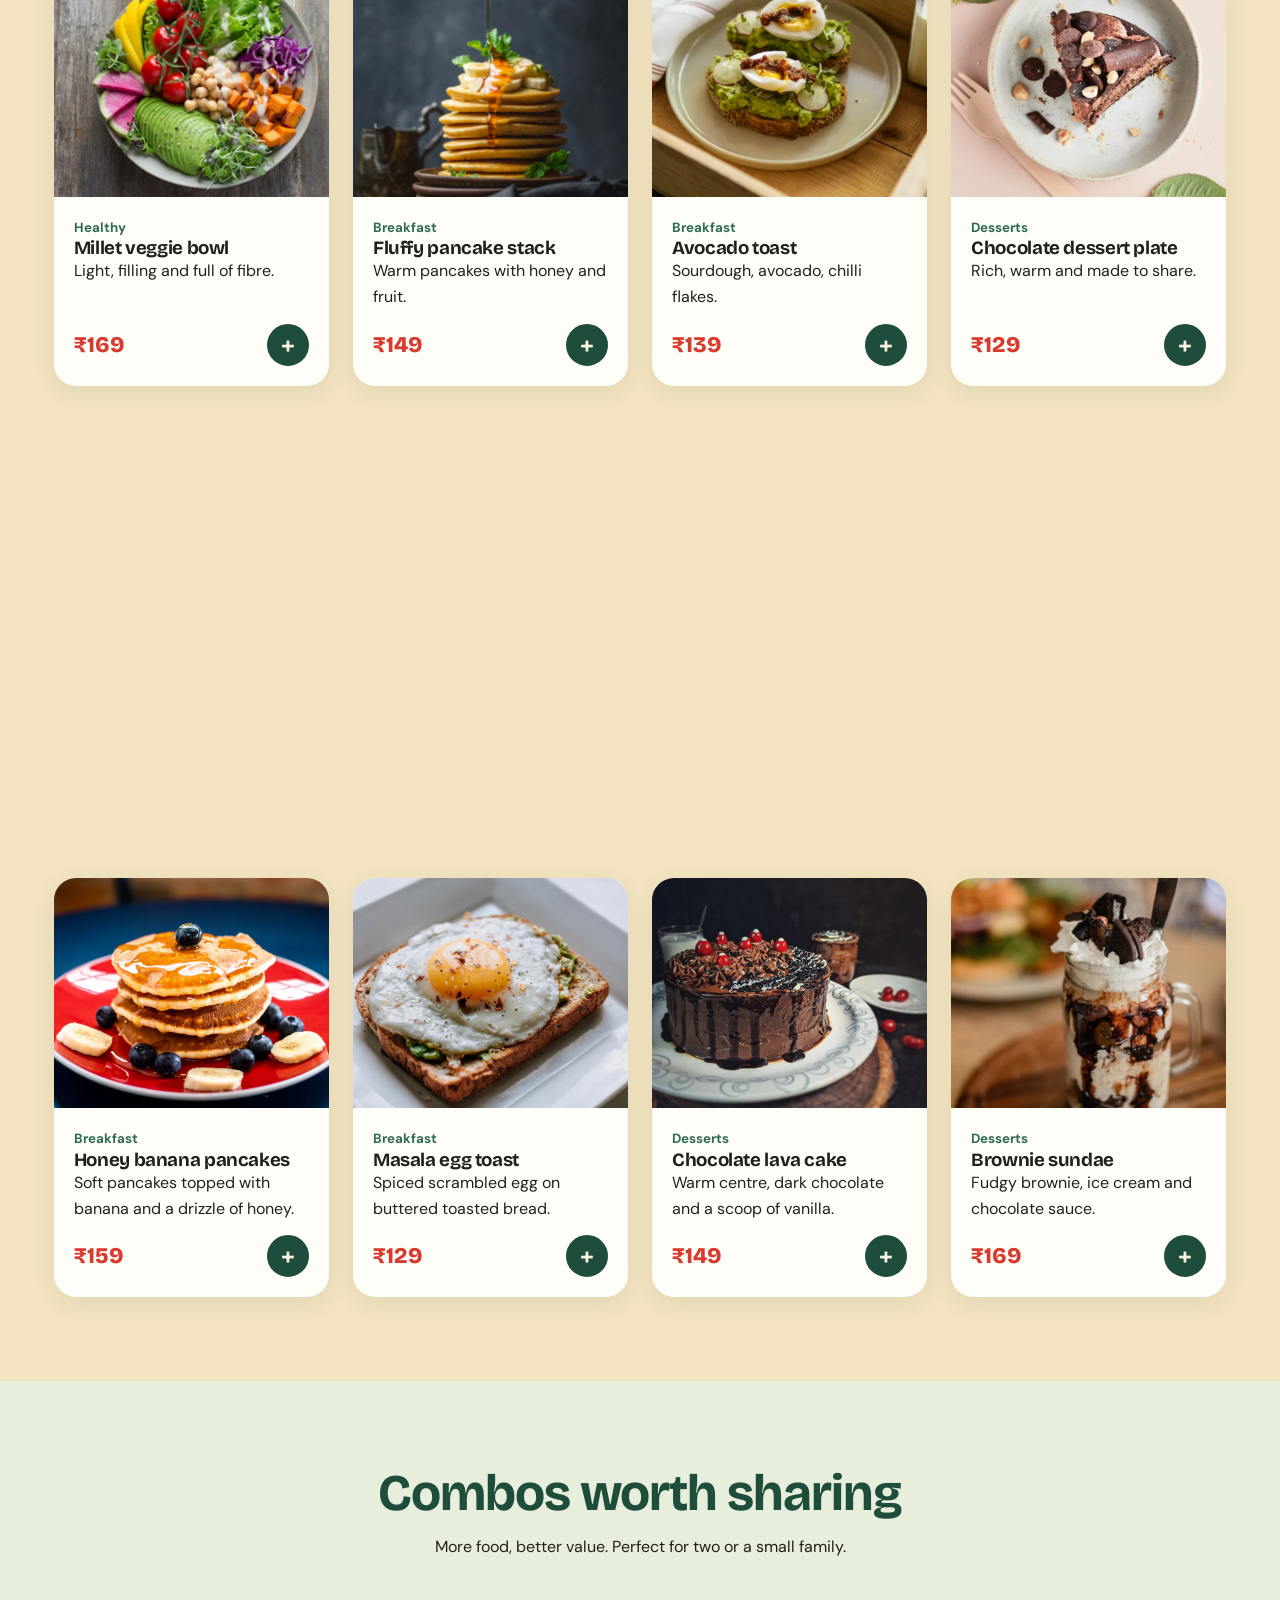
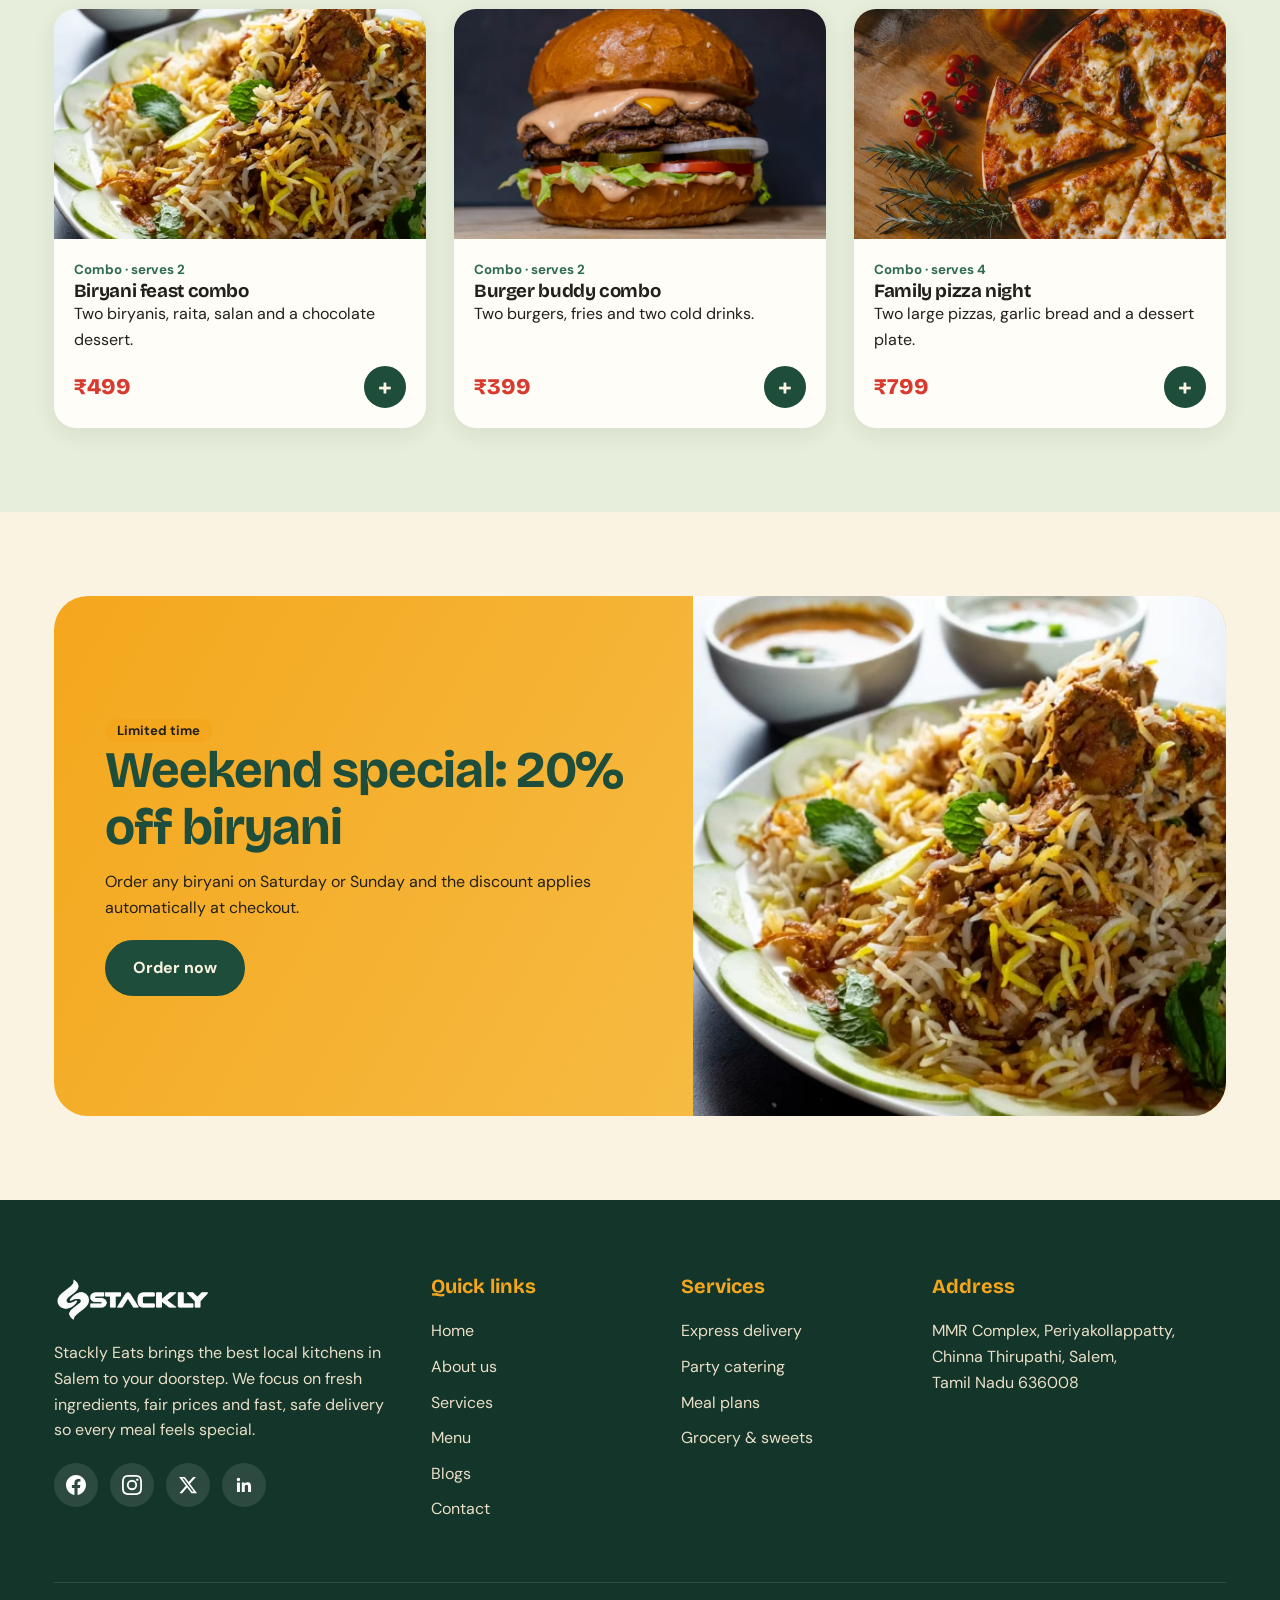
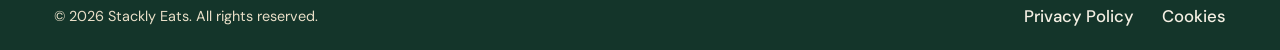
<file: menu.html>
<!DOCTYPE html><html lang="en"><head><meta charset="UTF-8"><meta name="viewport" content="width=device-width, initial-scale=1"><title>Menu – Stackly Eats</title><link rel="preconnect" href="https://fonts.googleapis.com"><link href="https://fonts.googleapis.com/css2?family=Bricolage+Grotesque:wght@500;700;800&family=DM+Sans:wght@400;500;700&display=swap" rel="stylesheet"><style>
:root{--cream:#FBF3E2;--cream2:#F3E6C9;--green:#1E4D3B;--green2:#2F6B52;--mango:#F4A71D;--chili:#D83A2E;--ink:#23201B;--white:#FFFDF8;--r:22px}
*{box-sizing:border-box;margin:0;padding:0}
html{scroll-behavior:smooth}
body{font-family:'DM Sans',sans-serif;background:var(--cream);color:var(--ink);line-height:1.6;overflow-x:hidden}
h1,h2,h3{font-family:'Bricolage Grotesque',sans-serif;line-height:1.1;letter-spacing:-.02em}
img{max-width:100%;display:block;object-fit:cover;background:var(--cream2)}
a{color:inherit;text-decoration:none}
.wrap{width:100%;max-width:none;margin:0 auto;padding:0 4.2vw}
section{padding:84px 0}
:focus-visible{outline:3px solid var(--mango);outline-offset:3px}

/* header */
header{position:sticky;top:0;z-index:50;background:rgba(251,243,226,.92);backdrop-filter:blur(10px);border-bottom:1px solid var(--cream2)}
.nav{display:flex;align-items:center;justify-content:space-between;height:76px}
.logo img{height:46px;width:auto;background:none}
.menu{display:flex;gap:26px;align-items:center;list-style:none}
.menu a{font-weight:500;position:relative}
.menu a:not(.btn){padding:4px 0}
.menu a.btn{padding:11px 28px;color:var(--cream);white-space:nowrap}
.menu a:not(.btn)::after{content:"";position:absolute;left:0;bottom:-2px;height:2px;width:0;background:var(--chili);transition:width .3s}
.menu a:not(.btn):hover::after{width:100%}
.btn{display:inline-flex;align-items:center;gap:8px;padding:13px 26px;border-radius:50px;font-weight:700;border:2px solid var(--green);background:var(--green);color:var(--cream);cursor:pointer;transition:transform .25s,background .25s,color .25s;font-family:inherit;font-size:1rem}
.btn:hover{transform:translateY(-3px);background:var(--chili);border-color:var(--chili)}
.btn.ghost{background:transparent;color:var(--green)}
.btn.ghost:hover{background:var(--green);color:var(--cream);border-color:var(--green)}
.burger,.close{display:none;background:none;border:0;cursor:pointer;width:44px;height:44px;border-radius:50%}
.burger span{display:block;width:26px;height:3px;background:var(--green);margin:5px auto;border-radius:3px}
.close{position:absolute;top:18px;right:18px;background:var(--cream2);font-size:1.6rem;color:var(--green)}
.close:hover{background:var(--chili);color:#fff;transform:rotate(90deg);transition:.3s}

/* hero */
.hero{position:relative;background:linear-gradient(100deg,rgba(251,243,226,.97) 30%,rgba(251,243,226,.82) 60%,rgba(251,243,226,.6)),url('./assets/bg1.webp') center/cover fixed no-repeat;background-color:var(--cream);padding:56px 0 84px}
.hero .wrap{display:grid;grid-template-columns:1.05fr 1fr;gap:48px;align-items:center}
.pill{display:inline-block;background:var(--mango);color:var(--ink);padding:6px 16px;border-radius:40px;font-weight:700;font-size:.9rem;margin-bottom:18px;animation:pop .8s .1s both}
.hero h1{font-size:clamp(2.6rem,6vw,4.8rem);color:var(--green)}
.hero h1 .w{display:inline-block;opacity:0;transform:translateY(40px) rotate(4deg);animation:rise .7s forwards}
.typed{color:var(--chili);border-right:3px solid var(--chili);padding-right:4px;animation:blink .8s infinite}
.hero p{margin:22px 0 30px;font-size:1.15rem;max-width:520px}
.search{display:flex;background:var(--white);border-radius:60px;padding:6px;max-width:520px;box-shadow:0 12px 30px rgba(30,77,59,.15)}
.search input{flex:1;border:0;background:none;padding:0 20px;font:inherit;outline:none;min-width:0}
.collage{position:relative;height:560px}
.collage img{position:absolute;border-radius:var(--r);box-shadow:0 18px 40px rgba(0,0,0,.2);border:6px solid var(--white)}
.c1{width:62%;height:62%;right:0;top:0;border-radius:200px 200px var(--r) var(--r)!important;animation:float 6s ease-in-out infinite}
.c2{width:48%;height:40%;left:0;top:34%;animation:float 7s -2s ease-in-out infinite}
.c3{width:46%;height:34%;right:6%;bottom:0;border-radius:50%!important;animation:float 8s -4s ease-in-out infinite}
.badge{position:absolute;left:8%;bottom:6%;background:var(--green);color:var(--cream);padding:14px 20px;border-radius:var(--r);z-index:3;animation:float 5s ease-in-out infinite}
.badge b{display:block;font-family:'Bricolage Grotesque';font-size:1.8rem;color:var(--mango)}

/* marquee */
.marq{background:var(--green);color:var(--cream);overflow:hidden;white-space:nowrap;padding:16px 0;font-family:'Bricolage Grotesque';font-size:1.4rem}
.marq div{display:inline-block;animation:slide 28s linear infinite}
.marq span{margin:0 26px;color:var(--mango)}

/* headings */
.head{text-align:center;max-width:680px;margin:0 auto 50px}
.head h2{font-size:clamp(2rem,4vw,3.2rem);color:var(--green);margin-bottom:12px}

/* categories */
.cats{display:grid;grid-template-columns:repeat(6,1fr);gap:18px}
.cat{text-align:center;transition:transform .35s}
.cat:hover{transform:translateY(-8px)}
.cat img{width:100%;aspect-ratio:1;border-radius:50%;border:5px solid var(--white);box-shadow:0 8px 20px rgba(0,0,0,.12);transition:transform .5s}
.cat:hover img{transform:rotate(8deg) scale(1.05)}
.cat h3{font-size:1.1rem;margin-top:12px}

/* dishes */
.dishes{background:var(--white)}
.grid3{display:grid;grid-template-columns:repeat(3,1fr);gap:28px}
.dish{background:var(--cream);border-radius:var(--r);overflow:hidden;transition:transform .35s,box-shadow .35s}
.dish:hover{transform:translateY(-8px);box-shadow:0 20px 40px rgba(30,77,59,.18)}
.dish .im{overflow:hidden;height:230px}
.dish img{width:100%;height:100%;transition:transform .6s}
.dish:hover img{transform:scale(1.1)}
.dish .b{padding:20px}
.row{display:flex;justify-content:space-between;align-items:center;margin-top:14px}
.price{font-family:'Bricolage Grotesque';font-size:1.4rem;color:var(--chili);font-weight:800}
.tag{font-size:.82rem;background:var(--mango);padding:3px 12px;border-radius:30px;font-weight:700}

/* how */
.how{display:grid;grid-template-columns:1fr 1fr;gap:56px;align-items:center}
.how img{border-radius:var(--r);height:480px;width:100%}
.step{display:flex;gap:18px;margin-bottom:26px;padding:18px;border-radius:var(--r);transition:background .3s,transform .3s}
.step:hover{background:var(--white);transform:translateX(10px)}
.step i{flex:none;width:54px;height:54px;border-radius:50%;background:var(--green);color:var(--mango);display:grid;place-items:center;font:800 1.3rem 'Bricolage Grotesque';font-style:normal}

/* about / stats */
.about{background:var(--green);color:var(--cream)}
.about .wrap{display:grid;grid-template-columns:1fr 1fr;gap:52px;align-items:center}
.about h2{font-size:clamp(2rem,4vw,3.2rem);margin-bottom:16px}
.about .imgs{display:grid;grid-template-columns:1fr 1fr;gap:16px}
.about .imgs img{border-radius:var(--r);height:260px;width:100%}
.about .imgs img:nth-child(2){margin-top:40px}
.stats{display:grid;grid-template-columns:repeat(3,1fr);gap:16px;margin-top:30px}
.stats b{display:block;font:800 2.4rem 'Bricolage Grotesque';color:var(--mango)}

/* services */
.svc{display:grid;grid-template-columns:repeat(4,1fr);gap:22px}
.card{background:var(--white);border-radius:var(--r);padding:30px 24px;transition:transform .35s,background .35s,color .35s;border-bottom:5px solid var(--mango)}
.card:hover{transform:translateY(-8px);background:var(--chili);color:#fff}
.card:hover p{color:#fff}
.card .ic{font-size:2.4rem;margin-bottom:10px}
.card h3{margin-bottom:8px;font-size:1.3rem}

/* offer */
.offer{background:linear-gradient(120deg,var(--mango),#f7c658);border-radius:34px;display:grid;grid-template-columns:1.2fr 1fr;overflow:hidden;align-items:center}
.offer .t{padding:54px}
.offer h2{font-size:clamp(2rem,4vw,3.4rem);color:var(--green);margin-bottom:14px}
.offer img{height:100%;min-height:340px;width:100%}

/* blog */
.blog .dish .b span{color:var(--green2);font-size:.85rem;font-weight:700}
.blog h3{margin:6px 0}

/* reviews */
.reviews{background:var(--cream2)}
.rev{background:var(--white);padding:28px;border-radius:var(--r)}
.rev .u{display:flex;gap:14px;align-items:center;margin-top:18px}
.rev .u img{width:54px;height:54px;border-radius:50%}
.stars{color:var(--mango);letter-spacing:3px}

/* cta */
.contact .box{display:grid;grid-template-columns:1fr 1fr;border-radius:34px;overflow:hidden;background:var(--green);color:var(--cream)}
.contact .box>div{padding:54px}
.contact img{height:100%;width:100%;min-height:300px}
.contact h2{font-size:clamp(2rem,4vw,3rem);margin-bottom:12px}
.contact input{width:100%;padding:14px 18px;border-radius:50px;border:0;margin:6px 0;font:inherit}

/* footer */
footer{background:#14352A;color:#e9dfc8;padding:70px 0 0}
.fgrid{display:grid;grid-template-columns:1.6fr 1fr 1fr 1.4fr;gap:40px}
footer img.fl{height:54px;width:auto;margin-bottom:16px;background:none}
footer h4{font-family:'Bricolage Grotesque';font-size:1.25rem;color:var(--mango);margin-bottom:16px}
footer li{list-style:none;margin-bottom:10px}
footer li a:hover{color:var(--mango);padding-left:6px}
footer li a{transition:.25s}
.soc{display:flex;gap:12px;margin-top:20px}
.soc a{width:44px;height:44px;border-radius:50%;background:rgba(255,255,255,.1);display:grid;place-items:center;transition:.3s}
.soc a:hover{background:var(--mango);transform:translateY(-5px) rotate(8deg)}
.soc svg{width:20px;height:20px;fill:#fff;transition:.3s}
.soc a:hover svg{fill:var(--ink)}
.copy{border-top:1px solid rgba(255,255,255,.12);margin-top:50px;padding:20px 0;display:flex;justify-content:space-between;align-items:center;flex-wrap:wrap;gap:14px;font-size:.9rem}
.legal{display:flex;gap:28px}
.legal a{padding:0;border:0;border-radius:0;font-size:1.05rem;font-weight:500;color:#f4efe3;transition:color .25s}
.legal a:hover{color:var(--mango)}
@media(max-width:600px){.copy{flex-direction:column;text-align:center}}

/* animation */
.rv{opacity:0;transform:translateY(40px);transition:opacity .8s,transform .8s}
.rv.in{opacity:1;transform:none}
@keyframes rise{to{opacity:1;transform:none}}
@keyframes pop{from{opacity:0;transform:scale(.5)}}
@keyframes float{50%{transform:translateY(-16px)}}
@keyframes blink{50%{border-color:transparent}}
@keyframes slide{to{transform:translateX(-50%)}}
@media(prefers-reduced-motion:reduce){*{animation:none!important;transition:none!important}.rv,.hero h1 .w{opacity:1;transform:none}}


/* extra sections */
.grid4{display:grid;grid-template-columns:repeat(4,1fr);gap:24px}
.rest .im{height:190px}
.why .wrap{display:grid;grid-template-columns:1fr 1fr;gap:56px;align-items:center}
.why-img{position:relative;padding-bottom:70px}
.why-img img:first-child{width:80%;height:420px;border-radius:var(--r)}
.why-img img:last-child{position:absolute;right:0;bottom:0;width:52%;height:240px;border-radius:var(--r);border:6px solid var(--cream)}
.feat{list-style:none;display:grid;gap:14px}
.feat li{background:var(--white);padding:16px 20px;border-radius:16px;border-left:5px solid var(--mango);transition:transform .3s}
.feat li:hover{transform:translateX(8px)}
.feat b,.feat span{display:block}
.gg{display:grid;grid-template-columns:repeat(3,1fr);grid-auto-rows:220px;gap:16px}
.gg img{width:100%;height:100%;border-radius:var(--r);transition:transform .5s,filter .5s}
.gg img:hover{transform:scale(1.03) rotate(-1deg)}
.gg img:first-child{grid-row:span 2}
.gal{background:var(--white)}
.appbox{background:var(--green);color:var(--cream);border-radius:34px;display:grid;grid-template-columns:1.2fr 1fr;align-items:center;overflow:hidden}
.appbox>div{padding:clamp(28px,5vw,56px)}
.appbox h2{font-size:clamp(1.8rem,4vw,3rem);margin-bottom:12px}
.appbox p{margin-bottom:24px}
.appbox img{height:100%;min-height:320px;width:100%}
.row2{display:flex;gap:14px;flex-wrap:wrap}
.fq{max-width:820px;margin:auto;display:grid;gap:14px}
.fq details{background:var(--white);border-radius:16px;padding:18px 24px;transition:box-shadow .3s}
.fq details[open]{box-shadow:0 10px 26px rgba(30,77,59,.15)}
.fq summary{cursor:pointer;font:700 1.1rem 'Bricolage Grotesque';color:var(--green);list-style:none;display:flex;justify-content:space-between;gap:12px}
.fq summary::after{content:"+";font-size:1.5rem;line-height:1;color:var(--chili);transition:transform .3s}
.fq details[open] summary::after{transform:rotate(45deg)}
.fq p{margin-top:10px}
.ov{position:fixed;inset:0;background:rgba(20,53,42,.55);opacity:0;visibility:hidden;transition:.35s;z-index:55}
.ov.show{opacity:1;visibility:visible}
body.lock{overflow:hidden}

/* responsive */
@media(max-width:1200px){
.cats{gap:14px}.grid4{grid-template-columns:repeat(2,1fr)}.menu{gap:20px}
}
@media(max-width:960px){
section{padding:68px 0}
header{backdrop-filter:none;-webkit-backdrop-filter:none;background:var(--cream)}
.nav{height:68px}.logo img{height:40px}
.burger,.close{display:block}
.burger{z-index:10}
.menu{position:fixed;top:0;right:0;bottom:0;height:100dvh;width:min(84%,360px);background:var(--cream);flex-direction:column;align-items:stretch;justify-content:center;gap:6px;padding:80px 28px 30px;transform:translateX(105%);visibility:hidden;transition:transform .45s cubic-bezier(.7,0,.2,1),visibility .45s;box-shadow:-20px 0 50px rgba(0,0,0,.25);z-index:60;font-size:1.2rem;overflow-y:auto}
.menu.open{transform:none;visibility:visible}
.menu li{border-bottom:1px solid var(--cream2)}
.menu li.cl{border:0}
.menu a:not(.btn){display:block;padding:14px 4px}
.menu li:last-child{border:0;margin-top:18px}
.menu a.btn{display:flex;justify-content:center;padding:14px}
.hero{padding:40px 0 64px;background-attachment:scroll}
.hero .wrap,.how,.about .wrap,.offer,.contact .box,.why .wrap,.appbox{grid-template-columns:1fr}
.hero .wrap{gap:36px}
.collage{height:420px;max-width:560px;width:100%;margin:0 auto}
.cats{grid-template-columns:repeat(3,1fr)}
.grid3{grid-template-columns:repeat(2,1fr)}
.svc{grid-template-columns:repeat(2,1fr)}
.fgrid{grid-template-columns:1fr 1fr}
.how img{height:340px}
.offer img,.appbox img,.contact img{min-height:240px;max-height:320px}
.gg{grid-template-columns:repeat(2,1fr);grid-auto-rows:200px}
.why-img{max-width:560px;margin:0 auto;width:100%}
}
@media(max-width:768px){
.grid3{grid-template-columns:1fr}
.about .imgs img{height:200px}
.stats{grid-template-columns:repeat(3,1fr)}
.offer .t,.contact .box>div{padding:34px 26px}
.head{margin-bottom:36px}
}
@media(max-width:600px){
section{padding:54px 0}
.wrap{padding:0 18px}
.hero h1{font-size:2.5rem}
.search{flex-direction:column;border-radius:26px;padding:10px;gap:8px}
.search input{padding:12px 14px}
.search .btn{justify-content:center}
.collage{height:340px}
.badge{padding:10px 14px}.badge b{font-size:1.3rem}
.cats{grid-template-columns:repeat(2,1fr)}
.svc,.fgrid,.grid4{grid-template-columns:1fr}
.about .imgs{grid-template-columns:1fr}
.about .imgs img:nth-child(2){margin-top:0}
.stats b{font-size:1.7rem}
.why-img img:first-child{height:300px}.why-img img:last-child{height:170px}
.gg{grid-auto-rows:150px;gap:10px}
.how img{height:260px}
.step{padding:12px;gap:14px}
.marq{font-size:1.1rem}
.copy{flex-direction:column;text-align:center}
.legal{gap:20px}
}
@media(max-width:380px){
.hero h1{font-size:2.1rem}
.pill{font-size:.8rem}
.stats{grid-template-columns:1fr;text-align:left}
.cats{gap:10px}
.btn{padding:12px 20px}
}
@media(min-width:1700px){
html{font-size:18px}
}
@media(hover:none){.dish:hover,.card:hover,.cat:hover{transform:none}}

[hidden]{display:none!important}
.menu a[aria-current]::after{width:100%}
.menu a[aria-current]:not(.btn){color:var(--chili)}
header{transition:box-shadow .3s}header.sc{box-shadow:0 8px 24px rgba(30,77,59,.12)}

.prog{position:fixed;top:0;left:0;height:4px;width:100%;background:var(--mango);transform:scaleX(0);transform-origin:0 50%;z-index:70}
.top{position:fixed;right:18px;bottom:18px;width:48px;height:48px;border-radius:50%;border:0;background:var(--green);color:var(--mango);font-size:1.3rem;cursor:pointer;z-index:40;opacity:0;transform:translateY(20px);visibility:hidden;transition:.35s}
.top.show{opacity:1;transform:none;visibility:visible}.top:hover{background:var(--chili);color:#fff}

/* inner page banner */
.ph{position:relative;overflow:hidden;text-align:center;color:var(--cream);background:linear-gradient(120deg,var(--green),var(--green2));padding:78px 0 108px;clip-path:ellipse(130% 100% at 50% 0)}
.ph h1{font-size:clamp(2.4rem,6vw,4.4rem);animation:rise .8s .2s both;opacity:0;transform:translateY(40px)}
.ph p{max-width:560px;margin:14px auto 0;opacity:0;animation:rise .8s .4s forwards;transform:translateY(30px)}
.crumb{display:inline-flex;gap:8px;background:rgba(255,255,255,.12);padding:6px 16px;border-radius:40px;font-size:.9rem;margin-bottom:18px;animation:pop .8s .1s both}
.crumb a:hover{color:var(--mango)}
.ph i{position:absolute;font-style:normal;font-size:3rem;opacity:.22;animation:float 6s ease-in-out infinite}
.ph i:nth-of-type(1){left:6%;top:18%}.ph i:nth-of-type(2){right:8%;top:30%;animation-delay:-2s}.ph i:nth-of-type(3){left:22%;bottom:16%;animation-delay:-4s}.ph i:nth-of-type(4){right:24%;bottom:12%;animation-delay:-1s}

.btn.sm{padding:8px 18px;font-size:.9rem}
.split{display:grid;grid-template-columns:1fr 1fr;gap:56px;align-items:center}
.split img{border-radius:var(--r);height:420px;width:100%}
.split h2,.sec-h{font-size:clamp(1.9rem,4vw,3rem);color:var(--green);margin-bottom:14px}
.alt{background:var(--white)}
.cta{background:var(--mango);border-radius:34px;padding:clamp(34px,6vw,60px);text-align:center}
.cta h2{font-size:clamp(1.8rem,4vw,3rem);color:var(--green);margin-bottom:12px}.cta .btn{margin-top:14px}

/* timeline */
.tl{max-width:760px;margin:auto;position:relative;padding-left:34px}
.tl::before{content:"";position:absolute;left:9px;top:6px;bottom:6px;width:3px;background:var(--mango);border-radius:3px}
.tl div{position:relative;background:var(--white);padding:18px 22px;border-radius:var(--r);margin-bottom:18px;transition:transform .3s}
.tl div:hover{transform:translateX(8px)}
.tl div::before{content:"";position:absolute;left:-33px;top:24px;width:16px;height:16px;border-radius:50%;background:var(--chili);border:3px solid var(--cream)}
.tl b{font-family:'Bricolage Grotesque';font-size:1.2rem;color:var(--green)}

/* team */
.team .dish img{height:100%}.team .im{height:260px}.team .b{text-align:center}.team small{color:var(--green2);font-weight:700}

/* plans */
.plans{display:grid;grid-template-columns:repeat(3,1fr);gap:24px;align-items:stretch}
.plan{background:var(--white);border-radius:var(--r);padding:34px 28px;border:2px solid var(--cream2);transition:transform .35s,box-shadow .35s}
.plan:hover{transform:translateY(-8px);box-shadow:0 20px 40px rgba(30,77,59,.15)}
.plan.hot{background:var(--green);color:var(--cream);border-color:var(--green)}.plan.hot .price{color:var(--mango)}
.plan ul{list-style:none;margin:18px 0 24px;display:grid;gap:8px}.plan li::before{content:"✓ ";color:var(--chili);font-weight:700}.plan.hot li::before{color:var(--mango)}
.plan .price{font-size:2.4rem}.plan .btn{width:100%;justify-content:center}
.plan.hot .btn{background:var(--mango);border-color:var(--mango);color:var(--ink)}
.svc.big .card ul{list-style:none;margin-top:12px;font-size:.95rem}.svc.big .card li::before{content:"• "}

/* tabs + search */
.bar{display:flex;gap:16px;justify-content:space-between;align-items:center;flex-wrap:wrap;margin-bottom:34px}
.tabs{display:flex;gap:10px;flex-wrap:wrap}
.tabs button{border:2px solid var(--green);background:transparent;color:var(--green);padding:8px 20px;border-radius:40px;font:700 .95rem 'DM Sans';cursor:pointer;transition:.25s}
.tabs button:hover{transform:translateY(-2px)}.tabs button.on{background:var(--green);color:var(--cream)}
.sbox{display:flex;align-items:center;background:var(--white);border-radius:40px;padding:4px 18px;box-shadow:0 6px 18px rgba(30,77,59,.12);min-width:min(100%,280px)}
.sbox input{border:0;background:none;padding:10px;font:inherit;outline:none;width:100%}
.in2{animation:pop2 .5s both}@keyframes pop2{from{opacity:0;transform:scale(.9) translateY(20px)}}
.none{text-align:center;padding:40px 0;font-size:1.2rem}
.cartbtn{position:relative;font-size:1.5rem;background:var(--white);border-radius:50%;width:48px;height:48px;display:grid;place-items:center;box-shadow:0 6px 18px rgba(30,77,59,.12)}
#cnt{position:absolute;top:-6px;right:-6px;background:var(--chili);color:#fff;font:700 .75rem 'DM Sans';min-width:22px;height:22px;border-radius:11px;display:grid;place-items:center}
#cnt.bump{animation:bump .4s}@keyframes bump{50%{transform:scale(1.5)}}
.toast{position:fixed;left:50%;bottom:26px;transform:translate(-50%,120px);background:var(--green);color:var(--cream);padding:12px 24px;border-radius:40px;z-index:90;transition:transform .4s cubic-bezier(.3,1.4,.5,1);max-width:90vw;text-align:center}
.toast.show{transform:translate(-50%,0)}
.dish .b small{color:var(--green2);font-weight:700}
.feature{display:grid;grid-template-columns:1.1fr 1fr;gap:0;background:var(--green);color:var(--cream);border-radius:34px;overflow:hidden;margin-bottom:40px}
.feature .im{height:100%;min-height:300px}.feature img{height:100%;width:100%}.feature>div:last-child{padding:clamp(26px,5vw,52px)}
.feature h2{font-size:clamp(1.7rem,3.4vw,2.6rem);margin:10px 0}.feature .tag{margin-bottom:6px;display:inline-block;color:var(--ink)}

/* contact + forms */
.cinfo{display:grid;grid-template-columns:repeat(3,1fr);gap:22px;margin-bottom:56px}
.cinfo .card:hover{background:var(--green)}
.cwrap{display:grid;grid-template-columns:1fr 1fr;gap:34px;align-items:stretch}
.fm{background:var(--white);padding:clamp(24px,4vw,40px);border-radius:var(--r)}
.fm label{display:block;font-weight:700;margin:14px 0 6px;font-size:.95rem}
.fm input,.fm textarea,.fm select{width:100%;padding:13px 18px;border-radius:14px;border:2px solid var(--cream2);background:var(--cream);font:inherit;transition:border-color .25s,box-shadow .25s}
.fm input:focus,.fm textarea:focus,.fm select:focus{outline:0;border-color:var(--green);box-shadow:0 0 0 4px rgba(244,167,29,.35)}
.fm input:user-invalid,.fm textarea:user-invalid{border-color:var(--chili)}
.fm textarea{min-height:130px;resize:vertical}.fm .btn{margin-top:20px;width:100%;justify-content:center}
.map{border-radius:var(--r);overflow:hidden;min-height:340px;box-shadow:0 12px 30px rgba(30,77,59,.15)}.map iframe{width:100%;height:100%;min-height:340px;border:0}
.ok{text-align:center;padding:30px 0;animation:pop .6s both}.ok i{display:grid;place-items:center;width:78px;height:78px;margin:0 auto 16px;border-radius:50%;background:var(--green);color:var(--mango);font-size:2.2rem;font-style:normal}

/* login */
.auth{display:grid;grid-template-columns:1fr 1fr;min-height:calc(100vh - 76px)}
.auth .pic{position:relative;background:linear-gradient(rgba(20,53,42,.55),rgba(20,53,42,.8)),url('./assets/home\ bg.webp') center/cover;color:var(--cream);display:flex;flex-direction:column;justify-content:flex-end;padding:clamp(28px,5vw,64px)}
.auth .pic h2{font-size:clamp(1.8rem,3.4vw,2.8rem)}.auth .pic p{margin-top:10px;max-width:420px}
.auth .side{display:grid;place-items:center;padding:clamp(24px,5vw,60px) 4.2vw}
.card2{width:100%;max-width:440px}
.lt{display:flex;background:var(--cream2);border-radius:40px;padding:5px;margin-bottom:26px}
.lt button{flex:1;border:0;background:none;padding:11px;border-radius:40px;font:700 1rem 'DM Sans';color:var(--green);cursor:pointer;transition:.3s}
.lt button.on{background:var(--green);color:var(--cream)}
.lp{display:none}.lp.on{display:block;animation:rise .5s both;opacity:0;transform:translateY(20px)}
.pw{position:relative}.pw input{padding-right:54px}
.eye{position:absolute;right:6px;top:50%;transform:translateY(-50%);border:0;background:none;font-size:1.2rem;cursor:pointer;width:42px;height:42px}
.row3{display:flex;justify-content:space-between;gap:10px;flex-wrap:wrap;margin-top:14px;font-size:.92rem}.row3 a{color:var(--chili);font-weight:700}

@media(max-width:960px){
.split,.cwrap,.feature,.auth{grid-template-columns:1fr}
.split img{height:320px}.plans,.cinfo{grid-template-columns:1fr;max-width:520px;margin-inline:auto}
.auth{min-height:0}.auth .pic{min-height:240px}
.ph{padding:56px 0 84px}
}
@media(max-width:600px){.bar{flex-direction:column;align-items:stretch}.tabs{justify-content:center}.split img{height:240px}.tl{padding-left:28px}}
@media(prefers-reduced-motion:reduce){.ph h1,.ph p,.lp.on{opacity:1;transform:none}.prog{display:none}}


/* ===== v2 additions ===== */
/* hero banners with photo */
.ph{background:linear-gradient(120deg,rgba(20,53,42,.92),rgba(30,77,59,.6)),var(--hi,none) center/cover no-repeat;background-color:var(--green);padding:96px 0 128px}
.ph h1,.ph p{text-shadow:0 2px 18px rgba(0,0,0,.35)}
.ph p{font-size:1.1rem}
.ph .hstats{display:flex;gap:14px;justify-content:center;flex-wrap:wrap;margin-top:26px;position:relative}
.ph .hstats span{background:rgba(255,255,255,.14);backdrop-filter:blur(6px);padding:8px 18px;border-radius:40px;font-weight:700;font-size:.92rem}
/* login hero perks */
.perks{list-style:none;margin-top:18px;display:grid;gap:8px}
.perks li::before{content:"✓ ";color:var(--mango);font-weight:700}
/* blog featured: fits inside one screen */
.feature{height:clamp(420px,calc(100vh - 150px),560px)}
.feature .im{position:relative;height:100%;min-height:0}
.feature .im img{position:absolute;inset:0;width:100%;height:100%;object-fit:cover}
.feature>div:last-child{display:flex;flex-direction:column;justify-content:center;align-items:flex-start;gap:12px;padding:clamp(22px,3.5vw,48px);overflow:hidden}
.feature h2{margin:4px 0}
.feature .meta{display:flex;gap:16px;flex-wrap:wrap;font-size:.92rem;opacity:.85}
.feature .btn{background:var(--mango);border-color:var(--mango);color:var(--ink);margin-top:6px}
.feature .btn:hover{background:var(--chili);border-color:var(--chili);color:#fff}
/* journey with image on the left */
.journey{display:grid;grid-template-columns:1fr 1.1fr;gap:clamp(32px,5vw,72px);align-items:center}
.journey .tl{margin:0;max-width:none}
.jimg{position:relative;padding-bottom:64px}
.jimg img.m{width:86%;height:600px;border-radius:var(--r)}
.jimg img.s{position:absolute;right:0;bottom:0;width:52%;height:230px;border-radius:var(--r);border:6px solid var(--white)}
.jimg .bd{position:absolute;left:14px;top:22px;background:var(--green);color:var(--cream);padding:12px 20px;border-radius:var(--r);box-shadow:0 12px 28px rgba(0,0,0,.25);animation:float 5s ease-in-out infinite}
.jimg .bd b{display:block;font:800 1.7rem 'Bricolage Grotesque';color:var(--mango)}
/* shared blocks */
.three{display:grid;grid-template-columns:repeat(3,1fr);gap:24px}
.three .card:hover{background:var(--green)}
.chips{display:flex;flex-wrap:wrap;gap:12px;justify-content:center}
.chips span{background:var(--white);border:2px solid var(--cream2);padding:9px 20px;border-radius:40px;font-weight:700;color:var(--green);transition:.25s}
.chips span:hover{background:var(--green);color:var(--cream);border-color:var(--green);transform:translateY(-3px)}
.alt .chips span{background:var(--cream)}
.chips.left{justify-content:flex-start}
.hours{width:100%;border-collapse:collapse}
.hours td{padding:13px 0;border-bottom:1px dashed var(--cream2)}
.hours tr:last-child td{border:0}
.hours td:last-child{text-align:right;font-weight:700;color:var(--green)}
.trend{list-style:none;counter-reset:t;display:grid;gap:14px}
.trend li{counter-increment:t;display:flex;gap:16px;align-items:center;background:var(--cream);padding:14px 20px;border-radius:16px;transition:transform .3s}
.trend li:hover{transform:translateX(8px)}
.trend li::before{content:counter(t,decimal-leading-zero);font:800 1.7rem 'Bricolage Grotesque';color:var(--chili)}
.trend small{display:block;color:var(--green2);font-weight:700}
.ing{list-style:none;display:grid;grid-template-columns:1fr 1fr;gap:6px 18px;margin:14px 0 22px}
.ing li::before{content:"🥄 "}
.rev p{margin-top:12px}
.stats.four{grid-template-columns:repeat(4,1fr)}
.tcenter{text-align:center}
@media(max-width:960px){
.ph{padding:64px 0 92px}
.journey,.three{grid-template-columns:1fr}
.three{max-width:560px;margin-inline:auto}
.jimg{max-width:560px;margin:0 auto;width:100%}.jimg img.m{height:400px}
.feature{height:auto}.feature .im{height:280px}
}
@media(max-width:600px){.jimg img.m{height:300px}.jimg img.s{height:150px}.ing{grid-template-columns:1fr}.stats.four{grid-template-columns:repeat(2,1fr)}}


/* ===== v3: softer backgrounds + clearer hero text ===== */
.alt,.dishes{background:#F6EBD3}
.ph{background:linear-gradient(120deg,rgba(10,30,23,.9),rgba(14,38,30,.78) 55%,rgba(14,38,30,.7)),var(--hi,none) center/cover no-repeat;background-color:var(--green)}
.ph h1{color:#fff;text-shadow:0 3px 22px rgba(0,0,0,.6)}
.ph p{color:#fff;font-weight:500;opacity:1;text-shadow:0 2px 14px rgba(0,0,0,.65)}
.crumb{background:rgba(0,0,0,.35);color:#fff;font-weight:500}
.ph .hstats span{background:rgba(0,0,0,.35);color:#fff}
.auth .pic{background:linear-gradient(rgba(10,30,23,.7),rgba(10,30,23,.9)),url('./assets/home\ bg.webp') center/cover}
.auth .pic h2,.auth .pic p,.perks li{color:#fff;text-shadow:0 2px 12px rgba(0,0,0,.5)}
.btn.sm.add{width:42px;height:42px;padding:0;justify-content:center;font-size:1.5rem;line-height:1}
.bar{justify-content:center}

/* offer banner fits one screen */
.offer{height:clamp(340px,calc(100vh - 140px),520px);grid-template-rows:minmax(0,1fr)}
.offer .t{padding:clamp(24px,4vw,54px)}
.offer img{height:100%;min-height:0;width:100%;object-fit:cover}
@media(max-width:960px){.offer{height:auto;grid-template-rows:none}.offer img{height:260px}}

/* cards stand out from the section background */
.dish{background:var(--white);box-shadow:0 6px 22px rgba(30,77,59,.09)}
.dish:hover{box-shadow:0 20px 40px rgba(30,77,59,.18)}

/* reviews: avatars on one straight line */
.rev{display:flex;flex-direction:column}
.rev .u{margin-top:auto;padding-top:18px}

/* ===== v4: every section gets its own tone (no white), neighbours always differ ===== */
:root{--tone1:#FBF3E2;--tone2:#F3E3C0;--tone3:#E7EEDB}
main>section:nth-of-type(3n+1):not(.hero):not(.ph):not(.about):not(.auth){background:var(--tone1)}
main>section:nth-of-type(3n+2):not(.hero):not(.ph):not(.about):not(.auth){background:var(--tone2)}
main>section:nth-of-type(3n):not(.hero):not(.ph):not(.about):not(.auth){background:var(--tone3)}
main>section[style*="padding-top:0"]{padding-top:84px!important}
@media(max-width:960px){main>section[style*="padding-top:0"]{padding-top:68px!important}}
@media(max-width:600px){main>section[style*="padding-top:0"]{padding-top:54px!important}}
.dish{display:flex;flex-direction:column}.dish .b{display:flex;flex-direction:column;flex:1}.dish .b .row{margin-top:auto;padding-top:14px;align-items:center}

/* menu panel sits above the dim overlay so its links are clickable */
.ov{z-index:45}

/* ===== subscribe form: button matches field size, even spacing ===== */
.contact form{display:flex;flex-direction:column;gap:12px;width:100%;margin:0}
.contact form br{display:none}
.contact form input{margin:0;height:54px;padding:0 22px;box-sizing:border-box;width:100%}
.contact form .btn{width:100%;height:54px;padding:0 22px;box-sizing:border-box;justify-content:center;margin:0}
.contact form .ferr{margin:-6px 6px 0}
</style><link rel="stylesheet" href="preloader.css">
</head><body>
<div id="preloader" role="status" aria-live="polite" aria-label="Loading">
<div class="pl-scene">
<i class="pl-speed s1"></i><i class="pl-speed s2"></i><i class="pl-speed s3"></i>
<div class="pl-ride">
<svg viewBox="0 0 130 90" aria-hidden="true">
<rect x="4" y="28" width="30" height="26" rx="5" fill="#F4A71D"/><rect x="4" y="38" width="30" height="5" fill="#D83A2E"/>
<path d="M30 56h46c6 0 10-4 12-10l4-14" fill="none" stroke="#FBF3E2" stroke-width="6" stroke-linecap="round" stroke-linejoin="round"/>
<path d="M88 34l-4-12M80 22h12" fill="none" stroke="#FBF3E2" stroke-width="5" stroke-linecap="round"/>
<rect x="34" y="42" width="34" height="9" rx="4.5" fill="#D83A2E"/>
<path d="M46 40l8-16 12 4-4 14z" fill="#F4A71D"/>
<circle cx="52" cy="14" r="9" fill="#FBF3E2"/><path d="M43 14a9 9 0 0 1 18 0z" fill="#D83A2E"/>
<path d="M60 26l22-2" stroke="#F4A71D" stroke-width="5" stroke-linecap="round"/>
<g class="pl-wheel"><circle cx="26" cy="72" r="12" fill="#23201B" stroke="#FBF3E2" stroke-width="3"/><path d="M26 62v20M16 72h20" stroke="#FBF3E2" stroke-width="2"/></g>
<g class="pl-wheel"><circle cx="100" cy="72" r="12" fill="#23201B" stroke="#FBF3E2" stroke-width="3"/><path d="M100 62v20M90 72h20" stroke="#FBF3E2" stroke-width="2"/></g>
</svg>
</div>
<div class="pl-road"></div>
</div>
<img class="pl-brand" src="stackly-white-logo.webp" alt="Stackly Eats">
</div>
<noscript><style>#preloader{display:none!important}body.pl-lock{overflow:auto!important}</style></noscript>

<header>
 <div class="wrap nav">
  <a href="index.html" class="logo"><img src="stackly-logo.webp" alt="Stackly logo"></a>
  <button class="burger" id="burger" aria-label="Open menu" aria-expanded="false" aria-controls="menu"><span></span><span></span><span></span></button>
  <ul class="menu" id="menu">
   <li class="cl"><button class="close" id="close" aria-label="Close menu">&times;</button></li>
   <li><a href="index.html">Home</a></li>
   <li><a href="about.html">About</a></li>
   <li><a href="services.html">Services</a></li>
   <li><a href="menu.html">Menu</a></li>
   <li><a href="blogs.html">Blogs</a></li>
   <li><a href="contact.html">Contact</a></li>
   <li><a href="login.html" class="btn">Login</a></li>
  </ul>
 </div>
</header>
<div class="ov" id="ov"></div>


<main><section class="ph" style="--hi:url('./assets/bg1.webp')"><div class="wrap"><span class="crumb"><a href="index.html">Home</a> / Our menu</span><h1>Our menu</h1><p>Cooked fresh, packed safe, delivered hot. Filter by craving or search a dish.</p></div><i aria-hidden="true">🍕</i><i aria-hidden="true">🍔</i><i aria-hidden="true">🍰</i><i aria-hidden="true">🍛</i></section>
<section class="dishes"><div class="wrap"><div class="bar"><div class="tabs" role="group" aria-label="Filter by category"><button data-f="all" class="on">All</button><button data-f="biryani" class="">Biryani</button><button data-f="burgers" class="">Burgers</button><button data-f="pizza" class="">Pizza</button><button data-f="healthy" class="">Healthy</button><button data-f="breakfast" class="">Breakfast</button><button data-f="desserts" class="">Desserts</button></div></div>
<div class="grid4" id="grid"><article class="dish rv" data-c="biryani" data-t="hyderabadi chicken biryani biryani slow-cooked basmati with tender chicken and saffron.">
    <div class="im"><img loading="lazy" src="./assets/i1.webp" alt="Hyderabadi chicken biryani"></div><div class="b"><small>Biryani</small><h3>Hyderabadi chicken biryani</h3><p>Slow-cooked basmati with tender chicken and saffron.</p><div class="row"><span class="price">₹249</span><button class="btn sm add"  aria-label="Add Hyderabadi chicken biryani to cart" title="Add to cart" onclick="error()">+</button></div></div></article><article class="dish rv" data-c="biryani" data-t="mutton dum biryani biryani sealed and cooked on dum for deep flavour.">
        <div class="im"><img loading="lazy" src="./assets/i2.webp" alt="Mutton dum biryani"></div><div class="b"><small>Biryani</small><h3>Mutton dum biryani</h3><p>Sealed and cooked on dum for deep flavour.</p><div class="row"><span class="price">₹329</span><button class="btn sm add" data-n="Mutton dum biryani" aria-label="Add Mutton dum biryani to cart" title="Add to cart" onclick="error()">+</button></div></div></article><article class="dish rv" data-c="burgers" data-t="classic cheeseburger burgers juicy patty, melted cheese, toasted bun.">
            <div class="im"><img loading="lazy" src="./assets/i3.webp" alt="Classic cheeseburger"></div><div class="b"><small>Burgers</small><h3>Classic cheeseburger</h3><p>Juicy patty, melted cheese, toasted bun.</p><div class="row"><span class="price">₹179</span><button class="btn sm add" data-n="Classic cheeseburger" aria-label="Add Classic cheeseburger to cart" title="Add to cart" onclick="error()">+</button></div></div></article><article class="dish rv" data-c="burgers" data-t="double smash burger burgers two crisp-edged patties with house sauce.">
                <div class="im"><img loading="lazy" src="./assets/i4.webp" alt="Double smash burger"></div><div class="b"><small>Burgers</small><h3>Double smash burger</h3><p>Two crisp-edged patties with house sauce.</p><div class="row"><span class="price">₹249</span><button class="btn sm add" data-n="Double smash burger" aria-label="Add Double smash burger to cart" title="Add to cart" onclick="error()">+</button></div></div></article><article class="dish rv" data-c="pizza" data-t="margherita pizza pizza tomato, mozzarella and fresh basil.">
                    <div class="im"><img loading="lazy" src="./assets/i5.webp" alt="Margherita pizza"></div><div class="b"><small>Pizza</small><h3>Margherita pizza</h3><p>Tomato, mozzarella and fresh basil.</p><div class="row"><span class="price">₹229</span><button class="btn sm add" data-n="Margherita pizza" aria-label="Add Margherita pizza to cart" title="Add to cart" onclick="error()">+</button></div></div></article><article class="dish rv" data-c="pizza" data-t="farmhouse pizza pizza loaded with garden vegetables and cheese.">
                        <div class="im"><img loading="lazy" src="./assets/i6.webp" alt="Farmhouse pizza"></div><div class="b"><small>Pizza</small><h3>Farmhouse pizza</h3><p>Loaded with garden vegetables and cheese.</p><div class="row"><span class="price">₹299</span><button class="btn sm add" data-n="Farmhouse pizza" aria-label="Add Farmhouse pizza to cart" title="Add to cart" onclick="error()">+</button></div></div></article><article class="dish rv" data-c="healthy" data-t="garden fresh salad healthy crisp greens, seeds and lemon dressing.">
                            <div class="im"><img loading="lazy" src="./assets/i7.webp" alt="Garden fresh salad"></div><div class="b"><small>Healthy</small><h3>Garden fresh salad</h3><p>Crisp greens, seeds and lemon dressing.</p><div class="row"><span class="price">₹159</span><button class="btn sm add" data-n="Garden fresh salad" aria-label="Add Garden fresh salad to cart" title="Add to cart" onclick="error()">+</button></div></div></article><article class="dish rv" data-c="healthy" data-t="rice power bowl healthy rice, grilled veggies and a protein of choice.">
                                <div class="im"><img loading="lazy" src="./assets/i8.webp" alt="Rice power bowl"></div><div class="b"><small>Healthy</small><h3>Rice power bowl</h3><p>Rice, grilled veggies and a protein of choice.</p><div class="row"><span class="price">₹189</span><button class="btn sm add" data-n="Rice power bowl" aria-label="Add Rice power bowl to cart" title="Add to cart" onclick="error()">+</button></div></div></article><article class="dish rv" data-c="healthy" data-t="millet veggie bowl healthy light, filling and full of fibre.">
                             <div class="im"><img loading="lazy" src="./assets/healthy.webp" alt="Millet veggie bowl"></div><div class="b"><small>Healthy</small><h3>Millet veggie bowl</h3><p>Light, filling and full of fibre.</p><div class="row"><span class="price">₹169</span><button class="btn sm add" data-n="Millet veggie bowl" aria-label="Add Millet veggie bowl to cart" title="Add to cart" onclick="error()">+</button></div></div></article><article class="dish rv" data-c="breakfast" data-t="fluffy pancake stack breakfast warm pancakes with honey and fruit.">
                                        <div class="im"><img loading="lazy" src="./assets/breakfast.webp" alt="Fluffy pancake stack"></div><div class="b"><small>Breakfast</small><h3>Fluffy pancake stack</h3><p>Warm pancakes with honey and fruit.</p><div class="row"><span class="price">₹149</span><button class="btn sm add" data-n="Fluffy pancake stack" aria-label="Add Fluffy pancake stack to cart" title="Add to cart" onclick="error()">+</button></div></div></article><article class="dish rv" data-c="breakfast" data-t="avocado toast breakfast sourdough, avocado, chilli flakes.">
                                            <div class="im"><img loading="lazy" src="./assets/i9.webp" alt="Avocado toast"></div><div class="b"><small>Breakfast</small><h3>Avocado toast</h3><p>Sourdough, avocado, chilli flakes.</p><div class="row"><span class="price">₹139</span><button class="btn sm add" data-n="Avocado toast" aria-label="Add Avocado toast to cart" title="Add to cart" onclick="error()">+</button></div></div></article><article class="dish rv" data-c="desserts" data-t="chocolate dessert plate desserts rich, warm and made to share.">
                                                <div class="im"><img loading="lazy" src="./assets/i10.webp" alt="Chocolate dessert plate"></div><div class="b"><small>Desserts</small><h3>Chocolate dessert plate</h3><p>Rich, warm and made to share.</p><div class="row"><span class="price">₹129</span><button class="btn sm add" data-n="Chocolate dessert plate" aria-label="Add Chocolate dessert plate to cart" title="Add to cart" onclick="error()">+</button></div></div></article><article class="dish rv" data-c="biryani" data-t="veg dum biryani biryani seasonal vegetables and paneer layered with fragrant rice.">
                                                    <div class="im"><img loading="lazy" src="./assets/i11.webp" alt="Veg dum biryani"></div><div class="b"><small>Biryani</small><h3>Veg dum biryani</h3><p>Seasonal vegetables and paneer layered with fragrant rice.</p><div class="row"><span class="price">₹199</span><button class="btn sm add" data-n="Veg dum biryani" aria-label="Add Veg dum biryani to cart" title="Add to cart" onclick="error()">+</button></div></div></article><article class="dish rv" data-c="burgers" data-t="peri-peri chicken burger burgers crisp chicken with spicy peri-peri mayo and slaw.">
                                                        <div class="im"><img loading="lazy" src="./assets/i12.webp" alt="Peri-peri chicken burger"></div><div class="b"><small>Burgers</small><h3>Peri-peri chicken burger</h3><p>Crisp chicken with spicy peri-peri mayo and slaw.</p><div class="row"><span class="price">₹209</span><button class="btn sm add" data-n="Peri-peri chicken burger" aria-label="Add Peri-peri chicken burger to cart" title="Add to cart" onclick="error()">+</button></div></div></article><article class="dish rv" data-c="pizza" data-t="paneer tikka pizza pizza smoky paneer, onions and capsicum on a thin crust.">
                                                            <div class="im"><img loading="lazy" src="./assets/i13.webp" alt="Paneer tikka pizza"></div><div class="b"><small>Pizza</small><h3>Paneer tikka pizza</h3><p>Smoky paneer, onions and capsicum on a thin crust.</p><div class="row"><span class="price">₹279</span><button class="btn sm add" data-n="Paneer tikka pizza" aria-label="Add Paneer tikka pizza to cart" title="Add to cart" onclick="error()">+</button></div></div></article><article class="dish rv" data-c="healthy" data-t="sprout and quinoa bowl healthy protein-rich sprouts, quinoa and a tangy lime dressing.">
                                                                <div class="im"><img loading="lazy" src="./assets/i14.webp" alt="Sprout and quinoa bowl"></div><div class="b"><small>Healthy</small><h3>Sprout and quinoa bowl</h3><p>Protein-rich sprouts, quinoa and a tangy lime dressing.</p><div class="row"><span class="price">₹179</span><button class="btn sm add" data-n="Sprout and quinoa bowl" aria-label="Add Sprout and quinoa bowl to cart" title="Add to cart" onclick="error()">+</button></div></div></article><article class="dish rv" data-c="breakfast" data-t="honey banana pancakes breakfast soft pancakes topped with banana and a drizzle of honey.">
                                                                    <div class="im"><img loading="lazy" src="./assets/i15.webp" alt="Honey banana pancakes"></div><div class="b"><small>Breakfast</small><h3>Honey banana pancakes</h3><p>Soft pancakes topped with banana and a drizzle of honey.</p><div class="row"><span class="price">₹159</span><button class="btn sm add" data-n="Honey banana pancakes" aria-label="Add Honey banana pancakes to cart" title="Add to cart" onclick="error()">+</button></div></div></article><article class="dish rv" data-c="breakfast" data-t="masala egg toast breakfast spiced scrambled egg on buttered toasted bread.">
                                                                        <div class="im"><img loading="lazy" src="./assets/i16.webp" alt="Masala egg toast"></div><div class="b"><small>Breakfast</small><h3>Masala egg toast</h3><p>Spiced scrambled egg on buttered toasted bread.</p><div class="row"><span class="price">₹129</span><button class="btn sm add" data-n="Masala egg toast" aria-label="Add Masala egg toast to cart" title="Add to cart" onclick="error()">+</button></div></div></article><article class="dish rv" data-c="desserts" data-t="chocolate lava cake desserts warm centre, dark chocolate and a scoop of vanilla.">
                                                                            <div class="im"><img loading="lazy" src="./assets/i17.webp" alt="Chocolate lava cake"></div><div class="b"><small>Desserts</small><h3>Chocolate lava cake</h3><p>Warm centre, dark chocolate and a scoop of vanilla.</p><div class="row"><span class="price">₹149</span><button class="btn sm add" data-n="Chocolate lava cake" aria-label="Add Chocolate lava cake to cart" title="Add to cart" onclick="error()">+</button></div></div></article><article class="dish rv" data-c="desserts" data-t="brownie sundae desserts fudgy brownie, ice cream and chocolate sauce.">
                                                                                <div class="im"><img loading="lazy" src="./assets/i18.webp" alt="Brownie sundae"></div><div class="b"><small>Desserts</small><h3>Brownie sundae</h3><p>Fudgy brownie, ice cream and chocolate sauce.</p><div class="row"><span class="price">₹169</span><button class="btn sm add" data-n="Brownie sundae" aria-label="Add Brownie sundae to cart" title="Add to cart" onclick="error()">+</button></div></div></article></div>
<p class="none" id="none" hidden>No dishes match that search. Try another word or pick All.</p></div></section>
<section><div class="wrap"><div class="head rv"><h2>Combos worth sharing</h2><p>More food, better value. Perfect for two or a small family.</p></div><div class="grid3"><article class="dish rv">
    <div class="im"><img loading="lazy" src="./assets/biriyani.webp" alt="Biryani feast combo"></div><div class="b"><small>Combo · serves 2</small><h3>Biryani feast combo</h3><p>Two biryanis, raita, salan and a chocolate dessert.</p><div class="row"><span class="price">₹499</span><button class="btn sm add" data-n="Biryani feast combo" aria-label="Add Biryani feast combo to cart" title="Add to cart" onclick="error()">+</button></div></div></article><article class="dish rv">
        <div class="im"><img loading="lazy" src="./assets/juicy burger.webp" alt="Burger buddy combo"></div><div class="b"><small>Combo · serves 2</small><h3>Burger buddy combo</h3><p>Two burgers, fries and two cold drinks.</p><div class="row"><span class="price">₹399</span><button class="btn sm add" data-n="Burger buddy combo" aria-label="Add Burger buddy combo to cart" title="Add to cart" onclick="error()">+</button></div></div></article><article class="dish rv">
            <div class="im"><img loading="lazy" src="./assets/pizza.webp" alt="Family pizza night"></div><div class="b"><small>Combo · serves 4</small><h3>Family pizza night</h3><p>Two large pizzas, garlic bread and a dessert plate.</p><div class="row"><span class="price">₹799</span><button class="btn sm add" data-n="Family pizza night" aria-label="Add Family pizza night to cart" title="Add to cart" onclick="error()">+</button></div></div></article></div></div></section>
<section style="padding-top:0"><div class="wrap"><div class="offer rv"><div class="t"><span class="tag">Limited time</span><h2>Weekend special: 20% off biryani</h2><p style="margin-bottom:20px">Order any biryani on Saturday or Sunday and the discount applies automatically at checkout.</p><a class="btn" href="./404.html">Order now</a></div>
    <img loading="lazy" src="./assets/biriyani.webp" alt="Biryani platter"></div></div></section>


<footer>
 <div class="wrap">
  <div class="fgrid">
   <div>
    <img class="fl" src="stackly-white-logo.webp" alt="Stackly logo">
    <p>Stackly Eats brings the best local kitchens in Salem to your doorstep. We focus on fresh ingredients, fair prices and fast, safe delivery so every meal feels special.</p>
    <div class="soc">
     <a href="./404.html" aria-label="Facebook"><svg viewBox="0 0 24 24"><path d="M24 12.07C24 5.44 18.63.07 12 .07S0 5.44 0 12.07c0 5.99 4.39 10.95 10.13 11.85v-8.39H7.08v-3.47h3.05V9.43c0-3.01 1.79-4.67 4.53-4.67 1.31 0 2.69.23 2.69.23v2.95h-1.52c-1.49 0-1.96.93-1.96 1.87v2.25h3.33l-.53 3.47h-2.8v8.39C19.61 23.03 24 18.06 24 12.07z"/></svg></a>
     <a href="./404.html" aria-label="Instagram"><svg viewBox="0 0 24 24"><path d="M12 2.16c3.2 0 3.58.01 4.85.07 3.25.15 4.77 1.69 4.92 4.92.06 1.27.07 1.65.07 4.85s-.01 3.58-.07 4.85c-.15 3.23-1.66 4.77-4.92 4.92-1.27.06-1.64.07-4.85.07s-3.58-.01-4.85-.07c-3.26-.15-4.77-1.7-4.92-4.92C2.17 15.58 2.16 15.2 2.16 12s.01-3.58.07-4.85C2.38 3.92 3.9 2.38 7.15 2.23 8.42 2.17 8.8 2.16 12 2.16zM12 0C8.74 0 8.33.01 7.05.07 2.7.27.27 2.69.07 7.05.01 8.33 0 8.74 0 12s.01 3.67.07 4.95c.2 4.36 2.62 6.78 6.98 6.98C8.33 23.99 8.74 24 12 24s3.67-.01 4.95-.07c4.35-.2 6.78-2.62 6.98-6.98.06-1.28.07-1.69.07-4.95s-.01-3.67-.07-4.95c-.2-4.35-2.62-6.78-6.98-6.98C15.67.01 15.26 0 12 0zm0 5.84a6.16 6.16 0 100 12.32 6.16 6.16 0 000-12.32zM12 16a4 4 0 110-8 4 4 0 010 8zm6.4-11.85a1.44 1.44 0 100 2.88 1.44 1.44 0 000-2.88z"/></svg></a>
     <a href="./404.html" aria-label="X"><svg viewBox="0 0 24 24"><path d="M18.24 2.25h3.31l-7.23 8.26 8.5 11.24h-6.66l-5.21-6.82-5.97 6.82H1.68l7.73-8.84L1.25 2.25h6.83l4.71 6.23 5.45-6.23zm-1.16 17.52h1.83L7.08 4.13H5.12l11.96 15.64z"/></svg></a>
     <a href="./404.html" aria-label="LinkedIn"><svg viewBox="0 0 24 24"><path d="M20.45 20.45h-3.55v-5.57c0-1.33-.03-3.04-1.85-3.04-1.85 0-2.14 1.45-2.14 2.94v5.67H9.35V9h3.41v1.56h.05c.48-.9 1.64-1.85 3.37-1.85 3.6 0 4.27 2.37 4.27 5.46v6.28zM5.34 7.43a2.06 2.06 0 110-4.13 2.06 2.06 0 010 4.13zM7.12 20.45H3.56V9h3.56v11.45z"/></svg></a>
    </div>
   </div>
   <div><h4>Quick links</h4><ul><li><a href="index.html">Home</a></li><li><a href="about.html">About us</a></li><li><a href="services.html">Services</a></li><li><a href="menu.html">Menu</a></li><li><a href="blogs.html">Blogs</a></li><li><a href="contact.html">Contact</a></li></ul></div>
   <div><h4>Services</h4><ul><li><a href="./404.html">Express delivery</a></li><li><a href="./404.html">Party catering</a></li><li><a href="./404.html">Meal plans</a></li><li><a href="./404.html">Grocery &amp; sweets</a></li></ul></div>
   <div><h4>Address</h4><address style="font-style:normal">MMR Complex, Periyakollappatty,<br>Chinna Thirupathi, Salem,<br>Tamil Nadu 636008</address></div>
  </div>
  <div class="copy"><span>© 2026 Stackly Eats. All rights reserved.</span><nav class="legal" aria-label="Legal"><a href="./404.html">Privacy Policy</a><a href="./404.html">Cookies</a></nav></div>
 </div>
</footer>

<script>
// Hamburger
const menu=document.getElementById('menu'),ov=document.getElementById('ov'),bg=document.getElementById('burger');
function tog(o){menu.classList.toggle('open',o);ov.classList.toggle('show',o);document.body.classList.toggle('lock',o);bg.setAttribute('aria-expanded',o)}
bg.onclick=()=>tog(true);
document.getElementById('close').onclick=()=>tog(false);
ov.onclick=()=>tog(false);
menu.querySelectorAll('a').forEach(a=>a.onclick=()=>tog(false));
addEventListener('keydown',e=>{if(e.key==='Escape')tog(false)});
addEventListener('resize',()=>{if(innerWidth>960)tog(false)});

if(document.getElementById('h1')){
// Hero text animation: words rise in, then a typed word cycles
const h=document.getElementById('h1');
const words=['Hot meals,','delivered','fast to'];
h.innerHTML=words.map((w,i)=>`<span class="w" style="animation-delay:${.2+i*.15}s">${w}</span>`).join(' ')+'<br><span class="typed" id="t"></span>';
const list=['your home.','your office.','your doorstep.','your hostel.'];let i=0,j=0,del=false;
(function type(){const t=document.getElementById('t'),w=list[i];
 t.textContent=w.slice(0,j);
 if(!del&&j++===w.length){del=true;return setTimeout(type,1400)}
 if(del&&--j<0){del=false;j=0;i=(i+1)%list.length}
 setTimeout(type,del?45:90)})();

// Marquee
const items=['Biryani','Burgers','Pizza','Dosa','Salads','Desserts','Shawarma','Tiffin'];
const m=items.map(x=>`${x}<span>✦</span>`).join('');
document.getElementById('mq').innerHTML=m.repeat(4);

}
// Scroll reveal + counters
const io=new IntersectionObserver(es=>es.forEach(e=>{
 if(!e.isIntersecting)return;e.target.classList.add('in');
 e.target.querySelectorAll('b[data-n]').forEach(c=>{const n=+c.dataset.n,dec=n%1;let v=0;
  const s=setInterval(()=>{v+=n/40;if(v>=n){v=n;clearInterval(s)}c.textContent=dec?v.toFixed(1):Math.round(v)+'+'},40)});
 io.unobserve(e.target)}),{threshold:.15});
document.querySelectorAll('.rv').forEach((el,k)=>{el.style.transitionDelay=(k%3)*.12+'s';io.observe(el)});

// Hide broken images gracefully
document.querySelectorAll('img').forEach(im=>im.onerror=()=>im.style.visibility='hidden');
// ===== multi-page extras =====

// active nav link
const here=location.pathname.split('/').pop()||'index.html';
document.querySelectorAll('.menu a:not(.btn)').forEach(a=>{if(a.getAttribute('href')===here)a.setAttribute('aria-current','page')});

// scroll progress, header shadow, back-to-top
const pr=document.createElement('div');pr.className='prog';document.body.appendChild(pr);
const tp=document.createElement('button');tp.className='top';tp.setAttribute('aria-label','Back to top');tp.textContent='↑';document.body.appendChild(tp);
tp.onclick=()=>scrollTo({top:0,behavior:'smooth'});
const hd=document.querySelector('header');
function sc(){const y=scrollY,m=document.documentElement.scrollHeight-innerHeight;pr.style.transform='scaleX('+(m>0?y/m:0)+')';hd.classList.toggle('sc',y>10);tp.classList.toggle('show',y>500)}
addEventListener('scroll',sc,{passive:true});sc();

// filter tabs + search
const grid=document.getElementById('grid');
if(grid){let f='all',q='';const items=[...grid.children],none=document.getElementById('none'),s=document.getElementById('q');
 const run=()=>{let c=0;items.forEach(it=>{const ok=(f==='all'||it.dataset.c===f)&&it.dataset.t.includes(q);it.hidden=!ok;
  if(ok){c++;it.classList.add('in');it.classList.remove('in2');void it.offsetWidth;it.classList.add('in2')}});none&&(none.hidden=c>0)};
 document.querySelectorAll('.tabs [data-f]').forEach(b=>b.onclick=()=>{document.querySelector('.tabs .on').classList.remove('on');b.classList.add('on');f=b.dataset.f;run()});
 s&&s.addEventListener('input',()=>{q=s.value.toLowerCase().trim();run()})}

// cart + toast


// forms (front-end demo: validate, then show success state)
document.querySelectorAll('form[data-form]').forEach(fm=>fm.addEventListener('submit',e=>{e.preventDefault();
 if(!fm.checkValidity())return fm.reportValidity();
 const b=fm.querySelector('button[type=submit]');b.disabled=true;b.textContent='Please wait…';
 setTimeout(()=>{fm.innerHTML='<div class="ok"><i>✓</i><h3>'+fm.dataset.ok+'</h3><p>'+(fm.dataset.sub||'')+'</p></div>'},900)}));
document.querySelectorAll('.lt button').forEach(b=>b.onclick=()=>{document.querySelectorAll('.lt button,.lp').forEach(x=>x.classList.remove('on'));
 b.classList.add('on');document.getElementById(b.dataset.p).classList.add('on')});
document.querySelectorAll('.eye').forEach(e=>e.onclick=()=>{const i=e.previousElementSibling;i.type=i.type==='password'?'text':'password'});
function error(){
    window.location.href="404.html";
}

</script>
<script src="preloader.js"></script>
</body></html>
</file>
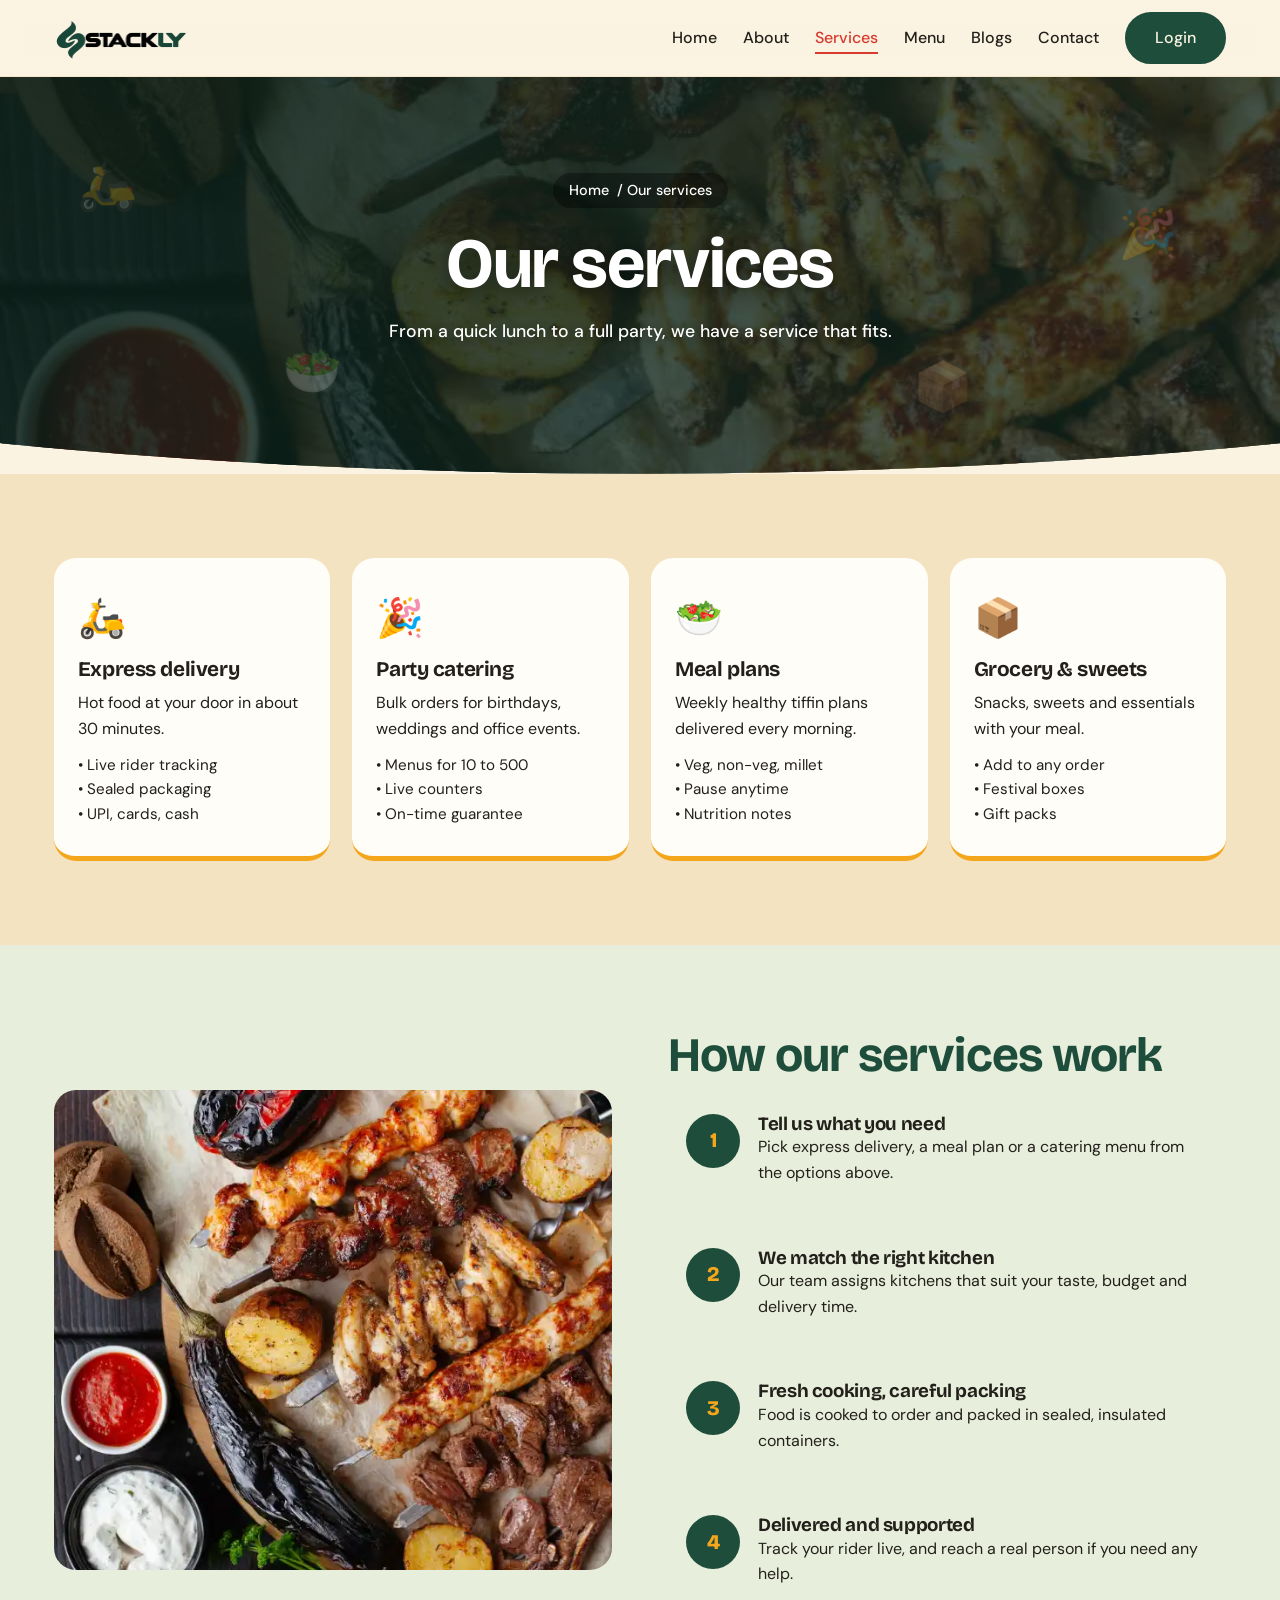
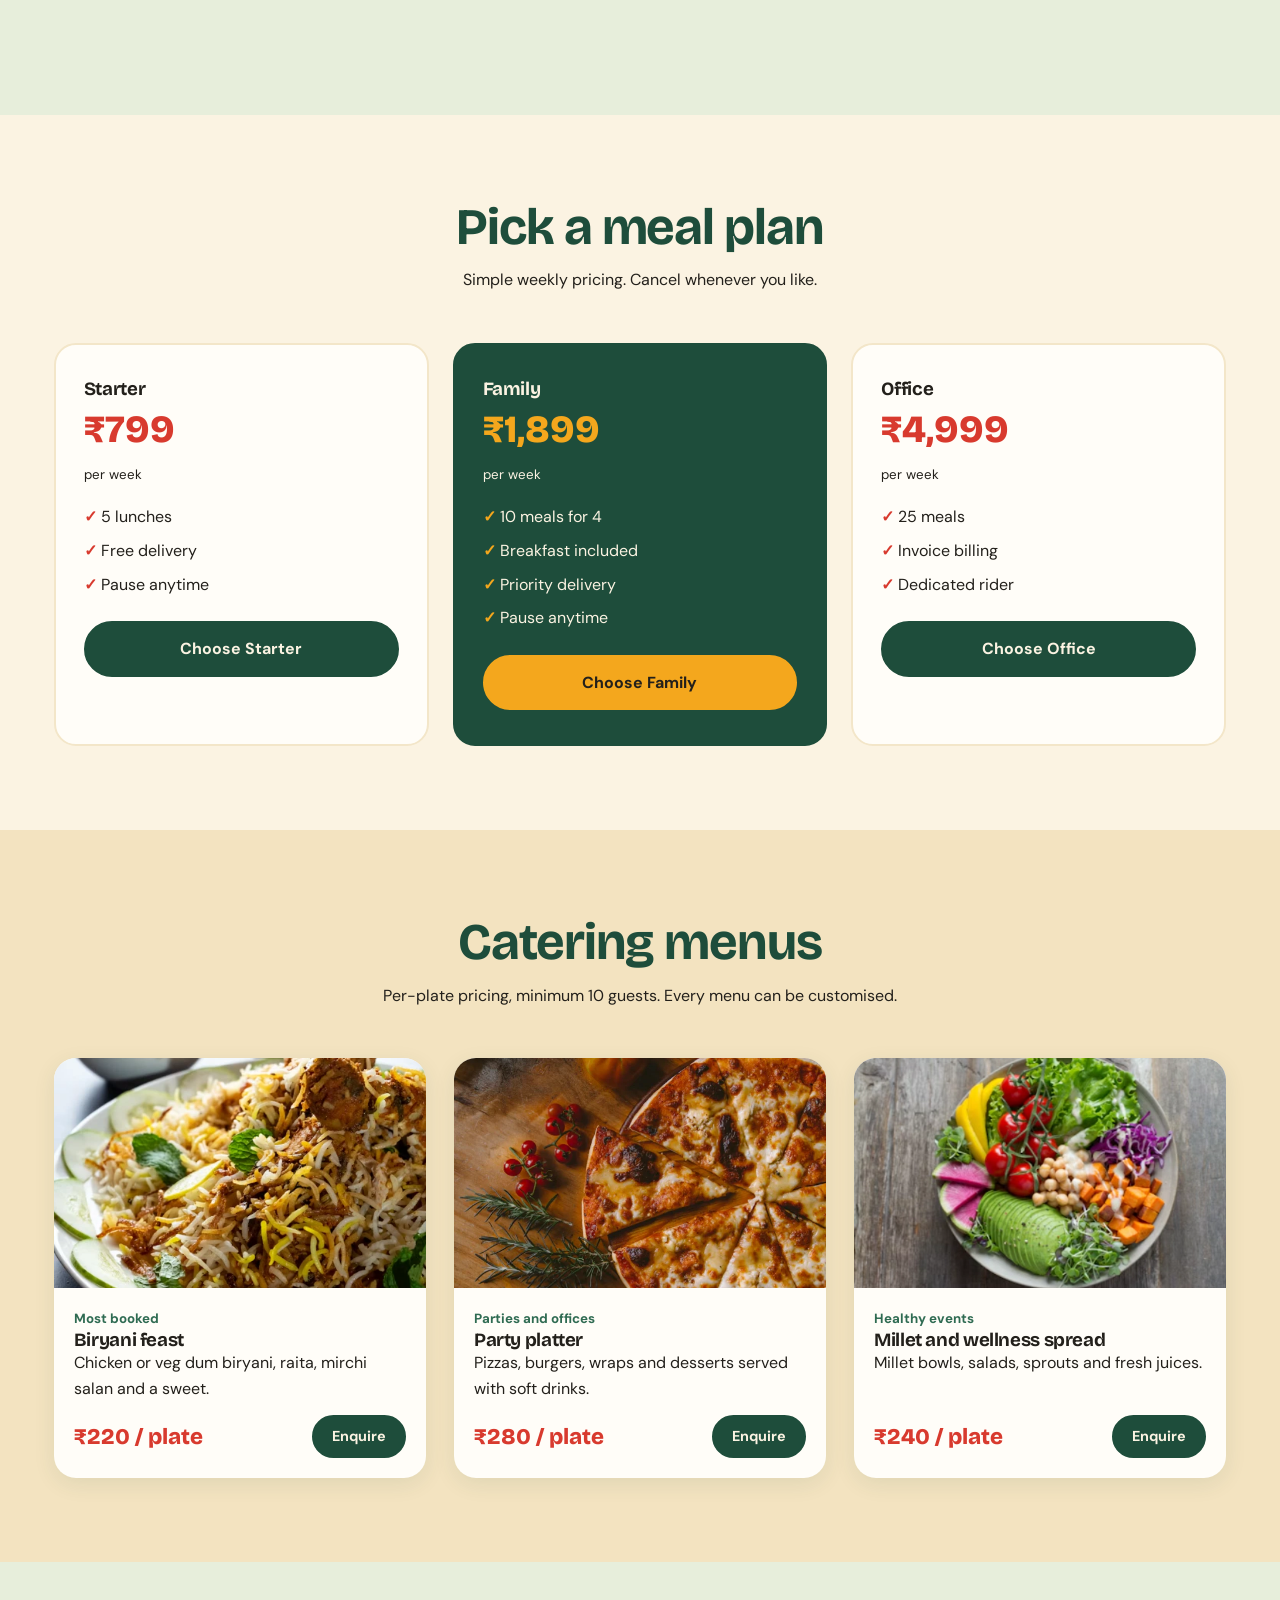
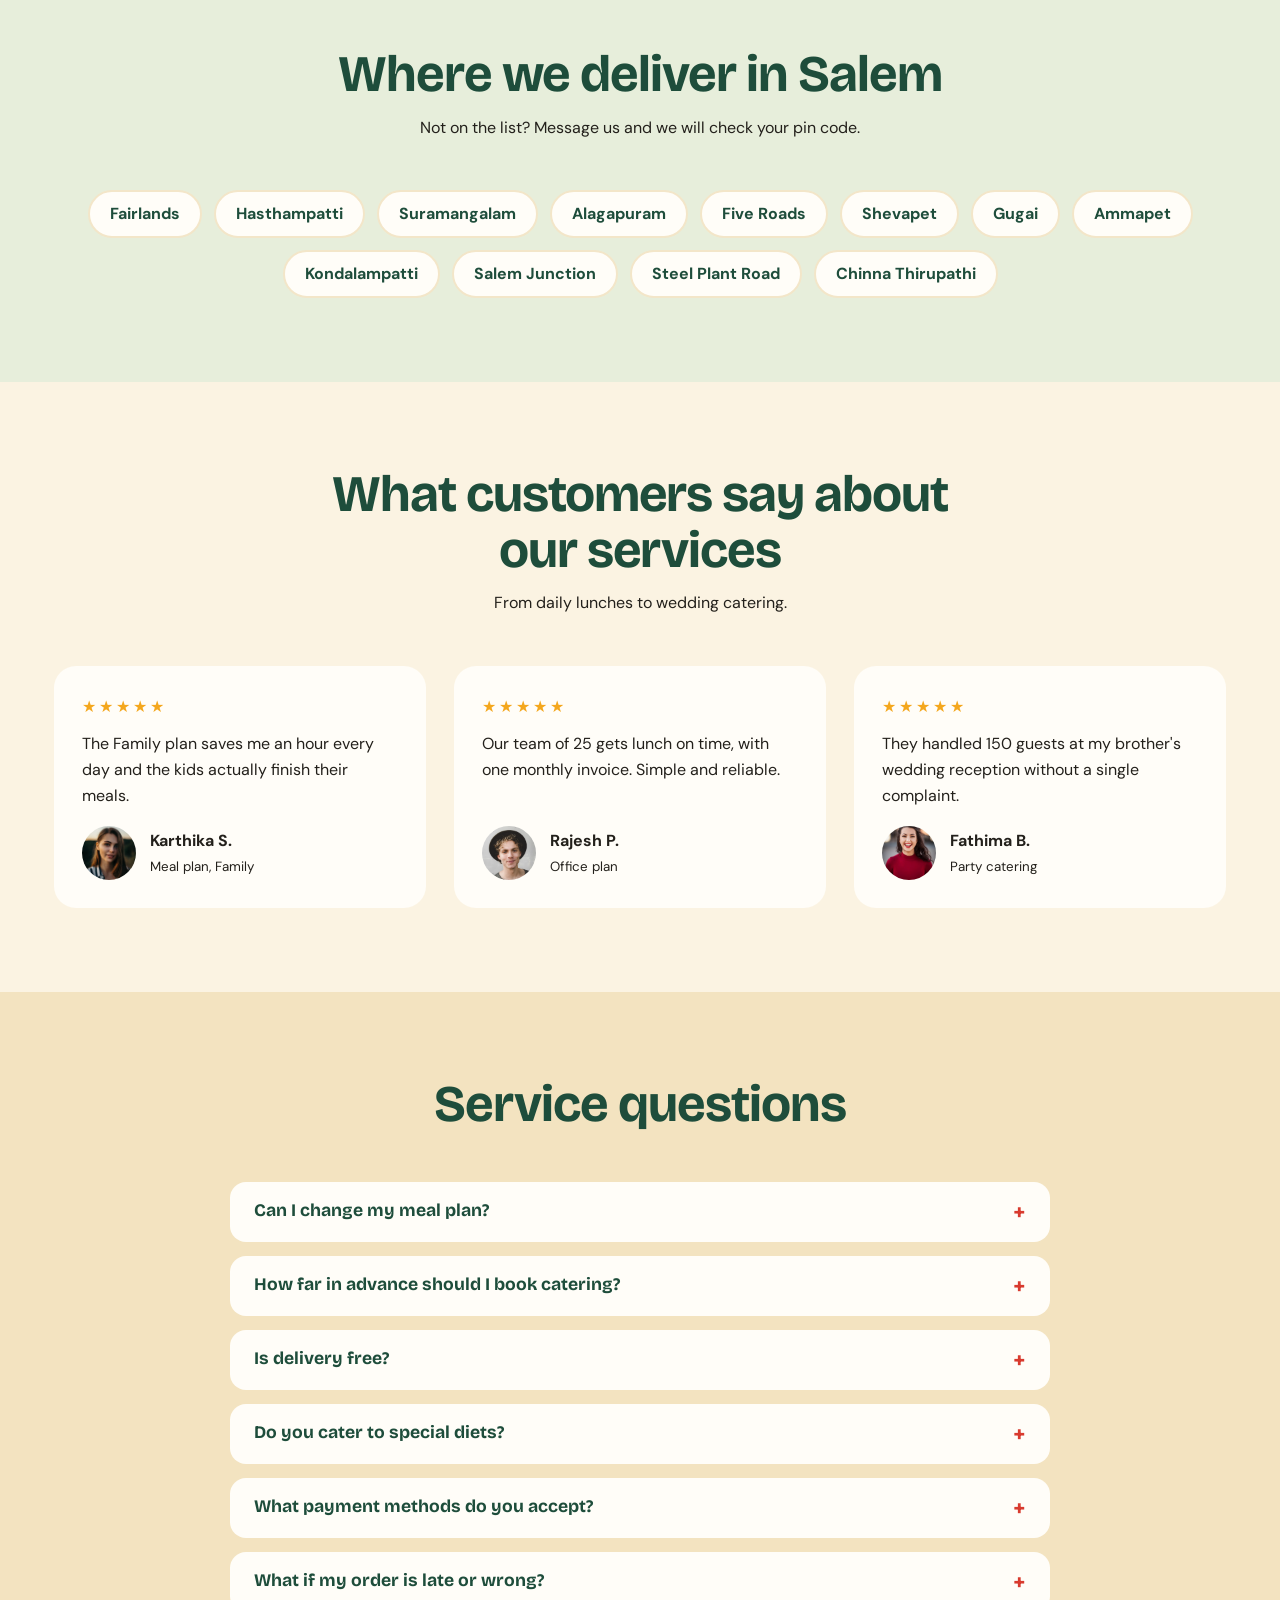
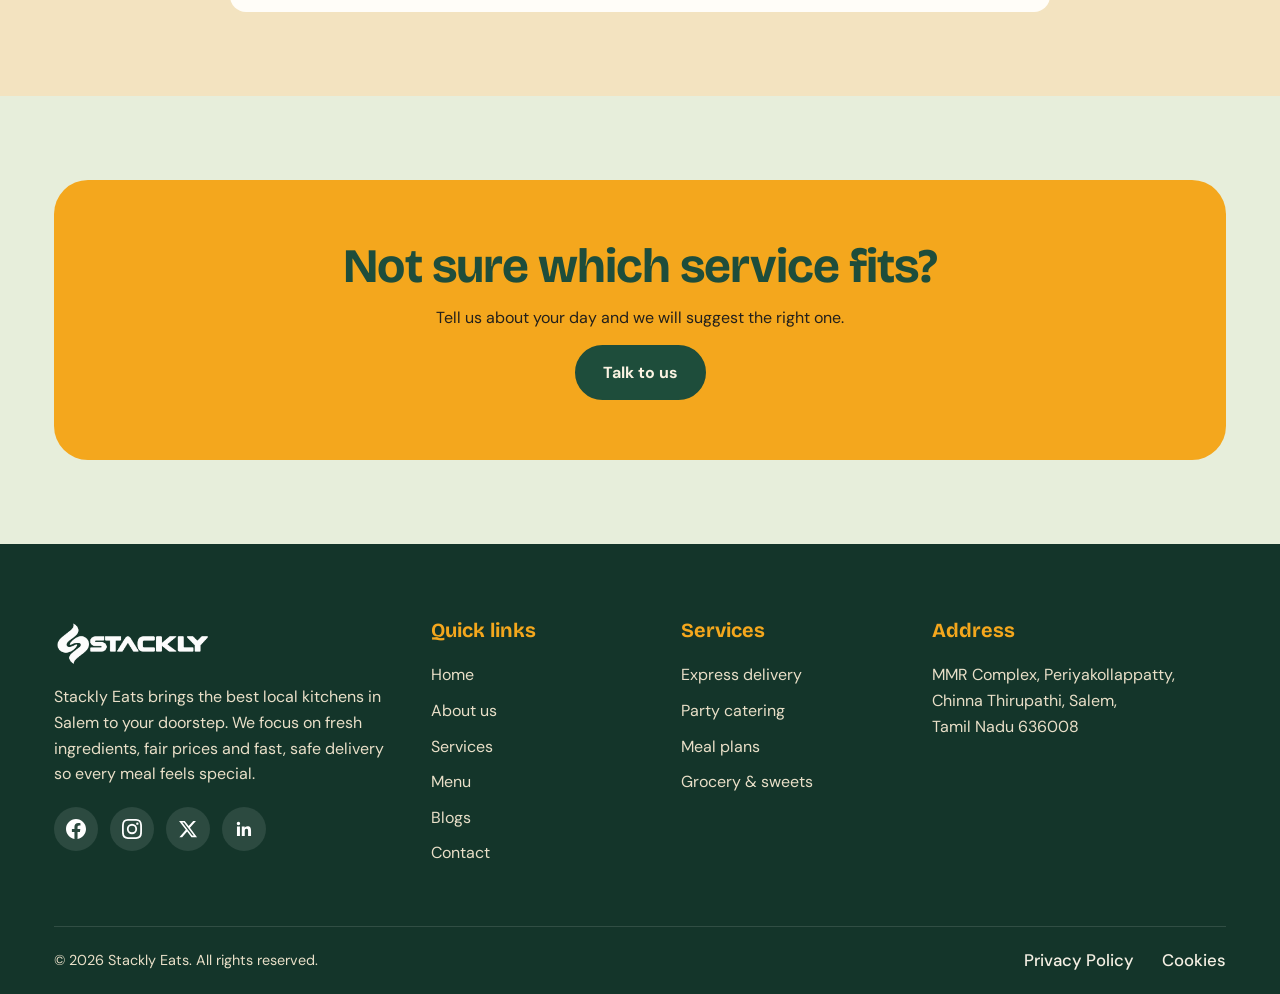
<file: services.html>
<!DOCTYPE html><html lang="en"><head><meta charset="UTF-8"><meta name="viewport" content="width=device-width, initial-scale=1"><title>Services – Stackly Eats</title><link rel="preconnect" href="https://fonts.googleapis.com"><link href="https://fonts.googleapis.com/css2?family=Bricolage+Grotesque:wght@500;700;800&family=DM+Sans:wght@400;500;700&display=swap" rel="stylesheet"><style>
:root{--cream:#FBF3E2;--cream2:#F3E6C9;--green:#1E4D3B;--green2:#2F6B52;--mango:#F4A71D;--chili:#D83A2E;--ink:#23201B;--white:#FFFDF8;--r:22px}
*{box-sizing:border-box;margin:0;padding:0}
html{scroll-behavior:smooth}
body{font-family:'DM Sans',sans-serif;background:var(--cream);color:var(--ink);line-height:1.6;overflow-x:hidden}
h1,h2,h3{font-family:'Bricolage Grotesque',sans-serif;line-height:1.1;letter-spacing:-.02em}
img{max-width:100%;display:block;object-fit:cover;background:var(--cream2)}
a{color:inherit;text-decoration:none}
.wrap{width:100%;max-width:none;margin:0 auto;padding:0 4.2vw}
section{padding:84px 0}
:focus-visible{outline:3px solid var(--mango);outline-offset:3px}

/* header */
header{position:sticky;top:0;z-index:50;background:rgba(251,243,226,.92);backdrop-filter:blur(10px);border-bottom:1px solid var(--cream2)}
.nav{display:flex;align-items:center;justify-content:space-between;height:76px}
.logo img{height:46px;width:auto;background:none}
.menu{display:flex;gap:26px;align-items:center;list-style:none}
.menu a{font-weight:500;position:relative}
.menu a:not(.btn){padding:4px 0}
.menu a.btn{padding:11px 28px;color:var(--cream);white-space:nowrap}
.menu a:not(.btn)::after{content:"";position:absolute;left:0;bottom:-2px;height:2px;width:0;background:var(--chili);transition:width .3s}
.menu a:not(.btn):hover::after{width:100%}
.btn{display:inline-flex;align-items:center;gap:8px;padding:13px 26px;border-radius:50px;font-weight:700;border:2px solid var(--green);background:var(--green);color:var(--cream);cursor:pointer;transition:transform .25s,background .25s,color .25s;font-family:inherit;font-size:1rem}
.btn:hover{transform:translateY(-3px);background:var(--chili);border-color:var(--chili)}
.btn.ghost{background:transparent;color:var(--green)}
.btn.ghost:hover{background:var(--green);color:var(--cream);border-color:var(--green)}
.burger,.close{display:none;background:none;border:0;cursor:pointer;width:44px;height:44px;border-radius:50%}
.burger span{display:block;width:26px;height:3px;background:var(--green);margin:5px auto;border-radius:3px}
.close{position:absolute;top:18px;right:18px;background:var(--cream2);font-size:1.6rem;color:var(--green)}
.close:hover{background:var(--chili);color:#fff;transform:rotate(90deg);transition:.3s}

/* hero */
.hero{position:relative;background:linear-gradient(100deg,rgba(251,243,226,.97) 30%,rgba(251,243,226,.82) 60%,rgba(251,243,226,.6)),url('./assets/bg1.webp') center/cover fixed no-repeat;background-color:var(--cream);padding:56px 0 84px}
.hero .wrap{display:grid;grid-template-columns:1.05fr 1fr;gap:48px;align-items:center}
.pill{display:inline-block;background:var(--mango);color:var(--ink);padding:6px 16px;border-radius:40px;font-weight:700;font-size:.9rem;margin-bottom:18px;animation:pop .8s .1s both}
.hero h1{font-size:clamp(2.6rem,6vw,4.8rem);color:var(--green)}
.hero h1 .w{display:inline-block;opacity:0;transform:translateY(40px) rotate(4deg);animation:rise .7s forwards}
.typed{color:var(--chili);border-right:3px solid var(--chili);padding-right:4px;animation:blink .8s infinite}
.hero p{margin:22px 0 30px;font-size:1.15rem;max-width:520px}
.search{display:flex;background:var(--white);border-radius:60px;padding:6px;max-width:520px;box-shadow:0 12px 30px rgba(30,77,59,.15)}
.search input{flex:1;border:0;background:none;padding:0 20px;font:inherit;outline:none;min-width:0}
.collage{position:relative;height:560px}
.collage img{position:absolute;border-radius:var(--r);box-shadow:0 18px 40px rgba(0,0,0,.2);border:6px solid var(--white)}
.c1{width:62%;height:62%;right:0;top:0;border-radius:200px 200px var(--r) var(--r)!important;animation:float 6s ease-in-out infinite}
.c2{width:48%;height:40%;left:0;top:34%;animation:float 7s -2s ease-in-out infinite}
.c3{width:46%;height:34%;right:6%;bottom:0;border-radius:50%!important;animation:float 8s -4s ease-in-out infinite}
.badge{position:absolute;left:8%;bottom:6%;background:var(--green);color:var(--cream);padding:14px 20px;border-radius:var(--r);z-index:3;animation:float 5s ease-in-out infinite}
.badge b{display:block;font-family:'Bricolage Grotesque';font-size:1.8rem;color:var(--mango)}

/* marquee */
.marq{background:var(--green);color:var(--cream);overflow:hidden;white-space:nowrap;padding:16px 0;font-family:'Bricolage Grotesque';font-size:1.4rem}
.marq div{display:inline-block;animation:slide 28s linear infinite}
.marq span{margin:0 26px;color:var(--mango)}

/* headings */
.head{text-align:center;max-width:680px;margin:0 auto 50px}
.head h2{font-size:clamp(2rem,4vw,3.2rem);color:var(--green);margin-bottom:12px}

/* categories */
.cats{display:grid;grid-template-columns:repeat(6,1fr);gap:18px}
.cat{text-align:center;transition:transform .35s}
.cat:hover{transform:translateY(-8px)}
.cat img{width:100%;aspect-ratio:1;border-radius:50%;border:5px solid var(--white);box-shadow:0 8px 20px rgba(0,0,0,.12);transition:transform .5s}
.cat:hover img{transform:rotate(8deg) scale(1.05)}
.cat h3{font-size:1.1rem;margin-top:12px}

/* dishes */
.dishes{background:var(--white)}
.grid3{display:grid;grid-template-columns:repeat(3,1fr);gap:28px}
.dish{background:var(--cream);border-radius:var(--r);overflow:hidden;transition:transform .35s,box-shadow .35s}
.dish:hover{transform:translateY(-8px);box-shadow:0 20px 40px rgba(30,77,59,.18)}
.dish .im{overflow:hidden;height:230px}
.dish img{width:100%;height:100%;transition:transform .6s}
.dish:hover img{transform:scale(1.1)}
.dish .b{padding:20px}
.row{display:flex;justify-content:space-between;align-items:center;margin-top:14px}
.price{font-family:'Bricolage Grotesque';font-size:1.4rem;color:var(--chili);font-weight:800}
.tag{font-size:.82rem;background:var(--mango);padding:3px 12px;border-radius:30px;font-weight:700}

/* how */
.how{display:grid;grid-template-columns:1fr 1fr;gap:56px;align-items:center}
.how img{border-radius:var(--r);height:480px;width:100%}
.step{display:flex;gap:18px;margin-bottom:26px;padding:18px;border-radius:var(--r);transition:background .3s,transform .3s}
.step:hover{background:var(--white);transform:translateX(10px)}
.step i{flex:none;width:54px;height:54px;border-radius:50%;background:var(--green);color:var(--mango);display:grid;place-items:center;font:800 1.3rem 'Bricolage Grotesque';font-style:normal}

/* about / stats */
.about{background:var(--green);color:var(--cream)}
.about .wrap{display:grid;grid-template-columns:1fr 1fr;gap:52px;align-items:center}
.about h2{font-size:clamp(2rem,4vw,3.2rem);margin-bottom:16px}
.about .imgs{display:grid;grid-template-columns:1fr 1fr;gap:16px}
.about .imgs img{border-radius:var(--r);height:260px;width:100%}
.about .imgs img:nth-child(2){margin-top:40px}
.stats{display:grid;grid-template-columns:repeat(3,1fr);gap:16px;margin-top:30px}
.stats b{display:block;font:800 2.4rem 'Bricolage Grotesque';color:var(--mango)}

/* services */
.svc{display:grid;grid-template-columns:repeat(4,1fr);gap:22px}
.card{background:var(--white);border-radius:var(--r);padding:30px 24px;transition:transform .35s,background .35s,color .35s;border-bottom:5px solid var(--mango)}
.card:hover{transform:translateY(-8px);background:var(--chili);color:#fff}
.card:hover p{color:#fff}
.card .ic{font-size:2.4rem;margin-bottom:10px}
.card h3{margin-bottom:8px;font-size:1.3rem}

/* offer */
.offer{background:linear-gradient(120deg,var(--mango),#f7c658);border-radius:34px;display:grid;grid-template-columns:1.2fr 1fr;overflow:hidden;align-items:center}
.offer .t{padding:54px}
.offer h2{font-size:clamp(2rem,4vw,3.4rem);color:var(--green);margin-bottom:14px}
.offer img{height:100%;min-height:340px;width:100%}

/* blog */
.blog .dish .b span{color:var(--green2);font-size:.85rem;font-weight:700}
.blog h3{margin:6px 0}

/* reviews */
.reviews{background:var(--cream2)}
.rev{background:var(--white);padding:28px;border-radius:var(--r)}
.rev .u{display:flex;gap:14px;align-items:center;margin-top:18px}
.rev .u img{width:54px;height:54px;border-radius:50%}
.stars{color:var(--mango);letter-spacing:3px}

/* cta */
.contact .box{display:grid;grid-template-columns:1fr 1fr;border-radius:34px;overflow:hidden;background:var(--green);color:var(--cream)}
.contact .box>div{padding:54px}
.contact img{height:100%;width:100%;min-height:300px}
.contact h2{font-size:clamp(2rem,4vw,3rem);margin-bottom:12px}
.contact input{width:100%;padding:14px 18px;border-radius:50px;border:0;margin:6px 0;font:inherit}

/* footer */
footer{background:#14352A;color:#e9dfc8;padding:70px 0 0}
.fgrid{display:grid;grid-template-columns:1.6fr 1fr 1fr 1.4fr;gap:40px}
footer img.fl{height:54px;width:auto;margin-bottom:16px;background:none}
footer h4{font-family:'Bricolage Grotesque';font-size:1.25rem;color:var(--mango);margin-bottom:16px}
footer li{list-style:none;margin-bottom:10px}
footer li a:hover{color:var(--mango);padding-left:6px}
footer li a{transition:.25s}
.soc{display:flex;gap:12px;margin-top:20px}
.soc a{width:44px;height:44px;border-radius:50%;background:rgba(255,255,255,.1);display:grid;place-items:center;transition:.3s}
.soc a:hover{background:var(--mango);transform:translateY(-5px) rotate(8deg)}
.soc svg{width:20px;height:20px;fill:#fff;transition:.3s}
.soc a:hover svg{fill:var(--ink)}
.copy{border-top:1px solid rgba(255,255,255,.12);margin-top:50px;padding:20px 0;display:flex;justify-content:space-between;align-items:center;flex-wrap:wrap;gap:14px;font-size:.9rem}
.legal{display:flex;gap:28px}
.legal a{padding:0;border:0;border-radius:0;font-size:1.05rem;font-weight:500;color:#f4efe3;transition:color .25s}
.legal a:hover{color:var(--mango)}
@media(max-width:600px){.copy{flex-direction:column;text-align:center}}

/* animation */
.rv{opacity:0;transform:translateY(40px);transition:opacity .8s,transform .8s}
.rv.in{opacity:1;transform:none}
@keyframes rise{to{opacity:1;transform:none}}
@keyframes pop{from{opacity:0;transform:scale(.5)}}
@keyframes float{50%{transform:translateY(-16px)}}
@keyframes blink{50%{border-color:transparent}}
@keyframes slide{to{transform:translateX(-50%)}}
@media(prefers-reduced-motion:reduce){*{animation:none!important;transition:none!important}.rv,.hero h1 .w{opacity:1;transform:none}}


/* extra sections */
.grid4{display:grid;grid-template-columns:repeat(4,1fr);gap:24px}
.rest .im{height:190px}
.why .wrap{display:grid;grid-template-columns:1fr 1fr;gap:56px;align-items:center}
.why-img{position:relative;padding-bottom:70px}
.why-img img:first-child{width:80%;height:420px;border-radius:var(--r)}
.why-img img:last-child{position:absolute;right:0;bottom:0;width:52%;height:240px;border-radius:var(--r);border:6px solid var(--cream)}
.feat{list-style:none;display:grid;gap:14px}
.feat li{background:var(--white);padding:16px 20px;border-radius:16px;border-left:5px solid var(--mango);transition:transform .3s}
.feat li:hover{transform:translateX(8px)}
.feat b,.feat span{display:block}
.gg{display:grid;grid-template-columns:repeat(3,1fr);grid-auto-rows:220px;gap:16px}
.gg img{width:100%;height:100%;border-radius:var(--r);transition:transform .5s,filter .5s}
.gg img:hover{transform:scale(1.03) rotate(-1deg)}
.gg img:first-child{grid-row:span 2}
.gal{background:var(--white)}
.appbox{background:var(--green);color:var(--cream);border-radius:34px;display:grid;grid-template-columns:1.2fr 1fr;align-items:center;overflow:hidden}
.appbox>div{padding:clamp(28px,5vw,56px)}
.appbox h2{font-size:clamp(1.8rem,4vw,3rem);margin-bottom:12px}
.appbox p{margin-bottom:24px}
.appbox img{height:100%;min-height:320px;width:100%}
.row2{display:flex;gap:14px;flex-wrap:wrap}
.fq{max-width:820px;margin:auto;display:grid;gap:14px}
.fq details{background:var(--white);border-radius:16px;padding:18px 24px;transition:box-shadow .3s}
.fq details[open]{box-shadow:0 10px 26px rgba(30,77,59,.15)}
.fq summary{cursor:pointer;font:700 1.1rem 'Bricolage Grotesque';color:var(--green);list-style:none;display:flex;justify-content:space-between;gap:12px}
.fq summary::after{content:"+";font-size:1.5rem;line-height:1;color:var(--chili);transition:transform .3s}
.fq details[open] summary::after{transform:rotate(45deg)}
.fq p{margin-top:10px}
.ov{position:fixed;inset:0;background:rgba(20,53,42,.55);opacity:0;visibility:hidden;transition:.35s;z-index:55}
.ov.show{opacity:1;visibility:visible}
body.lock{overflow:hidden}

/* responsive */
@media(max-width:1200px){
.cats{gap:14px}.grid4{grid-template-columns:repeat(2,1fr)}.menu{gap:20px}
}
@media(max-width:960px){
section{padding:68px 0}
header{backdrop-filter:none;-webkit-backdrop-filter:none;background:var(--cream)}
.nav{height:68px}.logo img{height:40px}
.burger,.close{display:block}
.burger{z-index:10}
.menu{position:fixed;top:0;right:0;bottom:0;height:100dvh;width:min(84%,360px);background:var(--cream);flex-direction:column;align-items:stretch;justify-content:center;gap:6px;padding:80px 28px 30px;transform:translateX(105%);visibility:hidden;transition:transform .45s cubic-bezier(.7,0,.2,1),visibility .45s;box-shadow:-20px 0 50px rgba(0,0,0,.25);z-index:60;font-size:1.2rem;overflow-y:auto}
.menu.open{transform:none;visibility:visible}
.menu li{border-bottom:1px solid var(--cream2)}
.menu li.cl{border:0}
.menu a:not(.btn){display:block;padding:14px 4px}
.menu li:last-child{border:0;margin-top:18px}
.menu a.btn{display:flex;justify-content:center;padding:14px}
.hero{padding:40px 0 64px;background-attachment:scroll}
.hero .wrap,.how,.about .wrap,.offer,.contact .box,.why .wrap,.appbox{grid-template-columns:1fr}
.hero .wrap{gap:36px}
.collage{height:420px;max-width:560px;width:100%;margin:0 auto}
.cats{grid-template-columns:repeat(3,1fr)}
.grid3{grid-template-columns:repeat(2,1fr)}
.svc{grid-template-columns:repeat(2,1fr)}
.fgrid{grid-template-columns:1fr 1fr}
.how img{height:340px}
.offer img,.appbox img,.contact img{min-height:240px;max-height:320px}
.gg{grid-template-columns:repeat(2,1fr);grid-auto-rows:200px}
.why-img{max-width:560px;margin:0 auto;width:100%}
}
@media(max-width:768px){
.grid3{grid-template-columns:1fr}
.about .imgs img{height:200px}
.stats{grid-template-columns:repeat(3,1fr)}
.offer .t,.contact .box>div{padding:34px 26px}
.head{margin-bottom:36px}
}
@media(max-width:600px){
section{padding:54px 0}
.wrap{padding:0 18px}
.hero h1{font-size:2.5rem}
.search{flex-direction:column;border-radius:26px;padding:10px;gap:8px}
.search input{padding:12px 14px}
.search .btn{justify-content:center}
.collage{height:340px}
.badge{padding:10px 14px}.badge b{font-size:1.3rem}
.cats{grid-template-columns:repeat(2,1fr)}
.svc,.fgrid,.grid4{grid-template-columns:1fr}
.about .imgs{grid-template-columns:1fr}
.about .imgs img:nth-child(2){margin-top:0}
.stats b{font-size:1.7rem}
.why-img img:first-child{height:300px}.why-img img:last-child{height:170px}
.gg{grid-auto-rows:150px;gap:10px}
.how img{height:260px}
.step{padding:12px;gap:14px}
.marq{font-size:1.1rem}
.copy{flex-direction:column;text-align:center}
.legal{gap:20px}
}
@media(max-width:380px){
.hero h1{font-size:2.1rem}
.pill{font-size:.8rem}
.stats{grid-template-columns:1fr;text-align:left}
.cats{gap:10px}
.btn{padding:12px 20px}
}
@media(min-width:1700px){
html{font-size:18px}
}
@media(hover:none){.dish:hover,.card:hover,.cat:hover{transform:none}}

[hidden]{display:none!important}
.menu a[aria-current]::after{width:100%}
.menu a[aria-current]:not(.btn){color:var(--chili)}
header{transition:box-shadow .3s}header.sc{box-shadow:0 8px 24px rgba(30,77,59,.12)}

.prog{position:fixed;top:0;left:0;height:4px;width:100%;background:var(--mango);transform:scaleX(0);transform-origin:0 50%;z-index:70}
.top{position:fixed;right:18px;bottom:18px;width:48px;height:48px;border-radius:50%;border:0;background:var(--green);color:var(--mango);font-size:1.3rem;cursor:pointer;z-index:40;opacity:0;transform:translateY(20px);visibility:hidden;transition:.35s}
.top.show{opacity:1;transform:none;visibility:visible}.top:hover{background:var(--chili);color:#fff}

/* inner page banner */
.ph{position:relative;overflow:hidden;text-align:center;color:var(--cream);background:linear-gradient(120deg,var(--green),var(--green2));padding:78px 0 108px;clip-path:ellipse(130% 100% at 50% 0)}
.ph h1{font-size:clamp(2.4rem,6vw,4.4rem);animation:rise .8s .2s both;opacity:0;transform:translateY(40px)}
.ph p{max-width:560px;margin:14px auto 0;opacity:0;animation:rise .8s .4s forwards;transform:translateY(30px)}
.crumb{display:inline-flex;gap:8px;background:rgba(255,255,255,.12);padding:6px 16px;border-radius:40px;font-size:.9rem;margin-bottom:18px;animation:pop .8s .1s both}
.crumb a:hover{color:var(--mango)}
.ph i{position:absolute;font-style:normal;font-size:3rem;opacity:.22;animation:float 6s ease-in-out infinite}
.ph i:nth-of-type(1){left:6%;top:18%}.ph i:nth-of-type(2){right:8%;top:30%;animation-delay:-2s}.ph i:nth-of-type(3){left:22%;bottom:16%;animation-delay:-4s}.ph i:nth-of-type(4){right:24%;bottom:12%;animation-delay:-1s}

.btn.sm{padding:8px 18px;font-size:.9rem}
.split{display:grid;grid-template-columns:1fr 1fr;gap:56px;align-items:center}
.split img{border-radius:var(--r);height:420px;width:100%}
.split h2,.sec-h{font-size:clamp(1.9rem,4vw,3rem);color:var(--green);margin-bottom:14px}
.alt{background:var(--white)}
.cta{background:var(--mango);border-radius:34px;padding:clamp(34px,6vw,60px);text-align:center}
.cta h2{font-size:clamp(1.8rem,4vw,3rem);color:var(--green);margin-bottom:12px}.cta .btn{margin-top:14px}

/* timeline */
.tl{max-width:760px;margin:auto;position:relative;padding-left:34px}
.tl::before{content:"";position:absolute;left:9px;top:6px;bottom:6px;width:3px;background:var(--mango);border-radius:3px}
.tl div{position:relative;background:var(--white);padding:18px 22px;border-radius:var(--r);margin-bottom:18px;transition:transform .3s}
.tl div:hover{transform:translateX(8px)}
.tl div::before{content:"";position:absolute;left:-33px;top:24px;width:16px;height:16px;border-radius:50%;background:var(--chili);border:3px solid var(--cream)}
.tl b{font-family:'Bricolage Grotesque';font-size:1.2rem;color:var(--green)}

/* team */
.team .dish img{height:100%}.team .im{height:260px}.team .b{text-align:center}.team small{color:var(--green2);font-weight:700}

/* plans */
.plans{display:grid;grid-template-columns:repeat(3,1fr);gap:24px;align-items:stretch}
.plan{background:var(--white);border-radius:var(--r);padding:34px 28px;border:2px solid var(--cream2);transition:transform .35s,box-shadow .35s}
.plan:hover{transform:translateY(-8px);box-shadow:0 20px 40px rgba(30,77,59,.15)}
.plan.hot{background:var(--green);color:var(--cream);border-color:var(--green)}.plan.hot .price{color:var(--mango)}
.plan ul{list-style:none;margin:18px 0 24px;display:grid;gap:8px}.plan li::before{content:"✓ ";color:var(--chili);font-weight:700}.plan.hot li::before{color:var(--mango)}
.plan .price{font-size:2.4rem}.plan .btn{width:100%;justify-content:center}
.plan.hot .btn{background:var(--mango);border-color:var(--mango);color:var(--ink)}
.svc.big .card ul{list-style:none;margin-top:12px;font-size:.95rem}.svc.big .card li::before{content:"• "}

/* tabs + search */
.bar{display:flex;gap:16px;justify-content:space-between;align-items:center;flex-wrap:wrap;margin-bottom:34px}
.tabs{display:flex;gap:10px;flex-wrap:wrap}
.tabs button{border:2px solid var(--green);background:transparent;color:var(--green);padding:8px 20px;border-radius:40px;font:700 .95rem 'DM Sans';cursor:pointer;transition:.25s}
.tabs button:hover{transform:translateY(-2px)}.tabs button.on{background:var(--green);color:var(--cream)}
.sbox{display:flex;align-items:center;background:var(--white);border-radius:40px;padding:4px 18px;box-shadow:0 6px 18px rgba(30,77,59,.12);min-width:min(100%,280px)}
.sbox input{border:0;background:none;padding:10px;font:inherit;outline:none;width:100%}
.in2{animation:pop2 .5s both}@keyframes pop2{from{opacity:0;transform:scale(.9) translateY(20px)}}
.none{text-align:center;padding:40px 0;font-size:1.2rem}
.cartbtn{position:relative;font-size:1.5rem;background:var(--white);border-radius:50%;width:48px;height:48px;display:grid;place-items:center;box-shadow:0 6px 18px rgba(30,77,59,.12)}
#cnt{position:absolute;top:-6px;right:-6px;background:var(--chili);color:#fff;font:700 .75rem 'DM Sans';min-width:22px;height:22px;border-radius:11px;display:grid;place-items:center}
#cnt.bump{animation:bump .4s}@keyframes bump{50%{transform:scale(1.5)}}
.toast{position:fixed;left:50%;bottom:26px;transform:translate(-50%,120px);background:var(--green);color:var(--cream);padding:12px 24px;border-radius:40px;z-index:90;transition:transform .4s cubic-bezier(.3,1.4,.5,1);max-width:90vw;text-align:center}
.toast.show{transform:translate(-50%,0)}
.dish .b small{color:var(--green2);font-weight:700}
.feature{display:grid;grid-template-columns:1.1fr 1fr;gap:0;background:var(--green);color:var(--cream);border-radius:34px;overflow:hidden;margin-bottom:40px}
.feature .im{height:100%;min-height:300px}.feature img{height:100%;width:100%}.feature>div:last-child{padding:clamp(26px,5vw,52px)}
.feature h2{font-size:clamp(1.7rem,3.4vw,2.6rem);margin:10px 0}.feature .tag{margin-bottom:6px;display:inline-block;color:var(--ink)}

/* contact + forms */
.cinfo{display:grid;grid-template-columns:repeat(3,1fr);gap:22px;margin-bottom:56px}
.cinfo .card:hover{background:var(--green)}
.cwrap{display:grid;grid-template-columns:1fr 1fr;gap:34px;align-items:stretch}
.fm{background:var(--white);padding:clamp(24px,4vw,40px);border-radius:var(--r)}
.fm label{display:block;font-weight:700;margin:14px 0 6px;font-size:.95rem}
.fm input,.fm textarea,.fm select{width:100%;padding:13px 18px;border-radius:14px;border:2px solid var(--cream2);background:var(--cream);font:inherit;transition:border-color .25s,box-shadow .25s}
.fm input:focus,.fm textarea:focus,.fm select:focus{outline:0;border-color:var(--green);box-shadow:0 0 0 4px rgba(244,167,29,.35)}
.fm input:user-invalid,.fm textarea:user-invalid{border-color:var(--chili)}
.fm textarea{min-height:130px;resize:vertical}.fm .btn{margin-top:20px;width:100%;justify-content:center}
.map{border-radius:var(--r);overflow:hidden;min-height:340px;box-shadow:0 12px 30px rgba(30,77,59,.15)}.map iframe{width:100%;height:100%;min-height:340px;border:0}
.ok{text-align:center;padding:30px 0;animation:pop .6s both}.ok i{display:grid;place-items:center;width:78px;height:78px;margin:0 auto 16px;border-radius:50%;background:var(--green);color:var(--mango);font-size:2.2rem;font-style:normal}

/* login */
.auth{display:grid;grid-template-columns:1fr 1fr;min-height:calc(100vh - 76px)}
.auth .pic{position:relative;background:linear-gradient(rgba(20,53,42,.55),rgba(20,53,42,.8)),url('./assets/home\ bg.webp') center/cover;color:var(--cream);display:flex;flex-direction:column;justify-content:flex-end;padding:clamp(28px,5vw,64px)}
.auth .pic h2{font-size:clamp(1.8rem,3.4vw,2.8rem)}.auth .pic p{margin-top:10px;max-width:420px}
.auth .side{display:grid;place-items:center;padding:clamp(24px,5vw,60px) 4.2vw}
.card2{width:100%;max-width:440px}
.lt{display:flex;background:var(--cream2);border-radius:40px;padding:5px;margin-bottom:26px}
.lt button{flex:1;border:0;background:none;padding:11px;border-radius:40px;font:700 1rem 'DM Sans';color:var(--green);cursor:pointer;transition:.3s}
.lt button.on{background:var(--green);color:var(--cream)}
.lp{display:none}.lp.on{display:block;animation:rise .5s both;opacity:0;transform:translateY(20px)}
.pw{position:relative}.pw input{padding-right:54px}
.eye{position:absolute;right:6px;top:50%;transform:translateY(-50%);border:0;background:none;font-size:1.2rem;cursor:pointer;width:42px;height:42px}
.row3{display:flex;justify-content:space-between;gap:10px;flex-wrap:wrap;margin-top:14px;font-size:.92rem}.row3 a{color:var(--chili);font-weight:700}

@media(max-width:960px){
.split,.cwrap,.feature,.auth{grid-template-columns:1fr}
.split img{height:320px}.plans,.cinfo{grid-template-columns:1fr;max-width:520px;margin-inline:auto}
.auth{min-height:0}.auth .pic{min-height:240px}
.ph{padding:56px 0 84px}
}
@media(max-width:600px){.bar{flex-direction:column;align-items:stretch}.tabs{justify-content:center}.split img{height:240px}.tl{padding-left:28px}}
@media(prefers-reduced-motion:reduce){.ph h1,.ph p,.lp.on{opacity:1;transform:none}.prog{display:none}}


/* ===== v2 additions ===== */
/* hero banners with photo */
.ph{background:linear-gradient(120deg,rgba(20,53,42,.92),rgba(30,77,59,.6)),var(--hi,none) center/cover no-repeat;background-color:var(--green);padding:96px 0 128px}
.ph h1,.ph p{text-shadow:0 2px 18px rgba(0,0,0,.35)}
.ph p{font-size:1.1rem}
.ph .hstats{display:flex;gap:14px;justify-content:center;flex-wrap:wrap;margin-top:26px;position:relative}
.ph .hstats span{background:rgba(255,255,255,.14);backdrop-filter:blur(6px);padding:8px 18px;border-radius:40px;font-weight:700;font-size:.92rem}
/* login hero perks */
.perks{list-style:none;margin-top:18px;display:grid;gap:8px}
.perks li::before{content:"✓ ";color:var(--mango);font-weight:700}
/* blog featured: fits inside one screen */
.feature{height:clamp(420px,calc(100vh - 150px),560px)}
.feature .im{position:relative;height:100%;min-height:0}
.feature .im img{position:absolute;inset:0;width:100%;height:100%;object-fit:cover}
.feature>div:last-child{display:flex;flex-direction:column;justify-content:center;align-items:flex-start;gap:12px;padding:clamp(22px,3.5vw,48px);overflow:hidden}
.feature h2{margin:4px 0}
.feature .meta{display:flex;gap:16px;flex-wrap:wrap;font-size:.92rem;opacity:.85}
.feature .btn{background:var(--mango);border-color:var(--mango);color:var(--ink);margin-top:6px}
.feature .btn:hover{background:var(--chili);border-color:var(--chili);color:#fff}
/* journey with image on the left */
.journey{display:grid;grid-template-columns:1fr 1.1fr;gap:clamp(32px,5vw,72px);align-items:center}
.journey .tl{margin:0;max-width:none}
.jimg{position:relative;padding-bottom:64px}
.jimg img.m{width:86%;height:600px;border-radius:var(--r)}
.jimg img.s{position:absolute;right:0;bottom:0;width:52%;height:230px;border-radius:var(--r);border:6px solid var(--white)}
.jimg .bd{position:absolute;left:14px;top:22px;background:var(--green);color:var(--cream);padding:12px 20px;border-radius:var(--r);box-shadow:0 12px 28px rgba(0,0,0,.25);animation:float 5s ease-in-out infinite}
.jimg .bd b{display:block;font:800 1.7rem 'Bricolage Grotesque';color:var(--mango)}
/* shared blocks */
.three{display:grid;grid-template-columns:repeat(3,1fr);gap:24px}
.three .card:hover{background:var(--green)}
.chips{display:flex;flex-wrap:wrap;gap:12px;justify-content:center}
.chips span{background:var(--white);border:2px solid var(--cream2);padding:9px 20px;border-radius:40px;font-weight:700;color:var(--green);transition:.25s}
.chips span:hover{background:var(--green);color:var(--cream);border-color:var(--green);transform:translateY(-3px)}
.alt .chips span{background:var(--cream)}
.chips.left{justify-content:flex-start}
.hours{width:100%;border-collapse:collapse}
.hours td{padding:13px 0;border-bottom:1px dashed var(--cream2)}
.hours tr:last-child td{border:0}
.hours td:last-child{text-align:right;font-weight:700;color:var(--green)}
.trend{list-style:none;counter-reset:t;display:grid;gap:14px}
.trend li{counter-increment:t;display:flex;gap:16px;align-items:center;background:var(--cream);padding:14px 20px;border-radius:16px;transition:transform .3s}
.trend li:hover{transform:translateX(8px)}
.trend li::before{content:counter(t,decimal-leading-zero);font:800 1.7rem 'Bricolage Grotesque';color:var(--chili)}
.trend small{display:block;color:var(--green2);font-weight:700}
.ing{list-style:none;display:grid;grid-template-columns:1fr 1fr;gap:6px 18px;margin:14px 0 22px}
.ing li::before{content:"🥄 "}
.rev p{margin-top:12px}
.stats.four{grid-template-columns:repeat(4,1fr)}
.tcenter{text-align:center}
@media(max-width:960px){
.ph{padding:64px 0 92px}
.journey,.three{grid-template-columns:1fr}
.three{max-width:560px;margin-inline:auto}
.jimg{max-width:560px;margin:0 auto;width:100%}.jimg img.m{height:400px}
.feature{height:auto}.feature .im{height:280px}
}
@media(max-width:600px){.jimg img.m{height:300px}.jimg img.s{height:150px}.ing{grid-template-columns:1fr}.stats.four{grid-template-columns:repeat(2,1fr)}}


/* ===== v3: softer backgrounds + clearer hero text ===== */
.alt,.dishes{background:#F6EBD3}
.ph{background:linear-gradient(120deg,rgba(10,30,23,.9),rgba(14,38,30,.78) 55%,rgba(14,38,30,.7)),var(--hi,none) center/cover no-repeat;background-color:var(--green)}
.ph h1{color:#fff;text-shadow:0 3px 22px rgba(0,0,0,.6)}
.ph p{color:#fff;font-weight:500;opacity:1;text-shadow:0 2px 14px rgba(0,0,0,.65)}
.crumb{background:rgba(0,0,0,.35);color:#fff;font-weight:500}
.ph .hstats span{background:rgba(0,0,0,.35);color:#fff}
.auth .pic{background:linear-gradient(rgba(10,30,23,.7),rgba(10,30,23,.9)),url('./assets/home\ bg.webp') center/cover}
.auth .pic h2,.auth .pic p,.perks li{color:#fff;text-shadow:0 2px 12px rgba(0,0,0,.5)}

/* cards stand out from the section background */
.dish{background:var(--white);box-shadow:0 6px 22px rgba(30,77,59,.09)}
.dish:hover{box-shadow:0 20px 40px rgba(30,77,59,.18)}

/* reviews: avatars on one straight line */
.rev{display:flex;flex-direction:column}
.rev .u{margin-top:auto;padding-top:18px}

/* ===== v4: every section gets its own tone (no white), neighbours always differ ===== */
:root{--tone1:#FBF3E2;--tone2:#F3E3C0;--tone3:#E7EEDB}
main>section:nth-of-type(3n+1):not(.hero):not(.ph):not(.about):not(.auth){background:var(--tone1)}
main>section:nth-of-type(3n+2):not(.hero):not(.ph):not(.about):not(.auth){background:var(--tone2)}
main>section:nth-of-type(3n):not(.hero):not(.ph):not(.about):not(.auth){background:var(--tone3)}
main>section[style*="padding-top:0"]{padding-top:84px!important}
@media(max-width:960px){main>section[style*="padding-top:0"]{padding-top:68px!important}}
@media(max-width:600px){main>section[style*="padding-top:0"]{padding-top:54px!important}}
.dish{display:flex;flex-direction:column}.dish .b{display:flex;flex-direction:column;flex:1}.dish .b .row{margin-top:auto;padding-top:14px;align-items:center}

/* menu panel sits above the dim overlay so its links are clickable */
.ov{z-index:45}

/* ===== subscribe form: button matches field size, even spacing ===== */
.contact form{display:flex;flex-direction:column;gap:12px;width:100%;margin:0}
.contact form br{display:none}
.contact form input{margin:0;height:54px;padding:0 22px;box-sizing:border-box;width:100%}
.contact form .btn{width:100%;height:54px;padding:0 22px;box-sizing:border-box;justify-content:center;margin:0}
.contact form .ferr{margin:-6px 6px 0}
</style><link rel="stylesheet" href="preloader.css">
</head><body>
<div id="preloader" role="status" aria-live="polite" aria-label="Loading">
<div class="pl-scene">
<i class="pl-speed s1"></i><i class="pl-speed s2"></i><i class="pl-speed s3"></i>
<div class="pl-ride">
<svg viewBox="0 0 130 90" aria-hidden="true">
<rect x="4" y="28" width="30" height="26" rx="5" fill="#F4A71D"/><rect x="4" y="38" width="30" height="5" fill="#D83A2E"/>
<path d="M30 56h46c6 0 10-4 12-10l4-14" fill="none" stroke="#FBF3E2" stroke-width="6" stroke-linecap="round" stroke-linejoin="round"/>
<path d="M88 34l-4-12M80 22h12" fill="none" stroke="#FBF3E2" stroke-width="5" stroke-linecap="round"/>
<rect x="34" y="42" width="34" height="9" rx="4.5" fill="#D83A2E"/>
<path d="M46 40l8-16 12 4-4 14z" fill="#F4A71D"/>
<circle cx="52" cy="14" r="9" fill="#FBF3E2"/><path d="M43 14a9 9 0 0 1 18 0z" fill="#D83A2E"/>
<path d="M60 26l22-2" stroke="#F4A71D" stroke-width="5" stroke-linecap="round"/>
<g class="pl-wheel"><circle cx="26" cy="72" r="12" fill="#23201B" stroke="#FBF3E2" stroke-width="3"/><path d="M26 62v20M16 72h20" stroke="#FBF3E2" stroke-width="2"/></g>
<g class="pl-wheel"><circle cx="100" cy="72" r="12" fill="#23201B" stroke="#FBF3E2" stroke-width="3"/><path d="M100 62v20M90 72h20" stroke="#FBF3E2" stroke-width="2"/></g>
</svg>
</div>
<div class="pl-road"></div>
</div>
<img class="pl-brand" src="stackly-white-logo.webp" alt="Stackly Eats">
</div>
<noscript><style>#preloader{display:none!important}body.pl-lock{overflow:auto!important}</style></noscript>

<header>
 <div class="wrap nav">
  <a href="index.html" class="logo"><img src="stackly-logo.webp" alt="Stackly logo"></a>
  <button class="burger" id="burger" aria-label="Open menu" aria-expanded="false" aria-controls="menu"><span></span><span></span><span></span></button>
  <ul class="menu" id="menu">
   <li class="cl"><button class="close" id="close" aria-label="Close menu">&times;</button></li>
   <li><a href="index.html">Home</a></li>
   <li><a href="about.html">About</a></li>
   <li><a href="services.html">Services</a></li>
   <li><a href="menu.html">Menu</a></li>
   <li><a href="blogs.html">Blogs</a></li>
   <li><a href="contact.html">Contact</a></li>
   <li><a href="login.html" class="btn">Login</a></li>
  </ul>
 </div>
</header>
<div class="ov" id="ov"></div>


<main><section class="ph" style="--hi:url('./assets/bg2.webp')"><div class="wrap"><span class="crumb"><a href="index.html">Home</a> / Our services</span><h1>Our services</h1><p>From a quick lunch to a full party, we have a service that fits.</p></div><i aria-hidden="true">🛵</i><i aria-hidden="true">🎉</i><i aria-hidden="true">🥗</i><i aria-hidden="true">📦</i></section>
<section><div class="wrap"><div class="svc big"><div class="card rv"><div class="ic">🛵</div><h3>Express delivery</h3><p>Hot food at your door in about 30 minutes.</p><ul><li>Live rider tracking</li><li>Sealed packaging</li><li>UPI, cards, cash</li></ul></div><div class="card rv"><div class="ic">🎉</div><h3>Party catering</h3><p>Bulk orders for birthdays, weddings and office events.</p><ul><li>Menus for 10 to 500</li><li>Live counters</li><li>On-time guarantee</li></ul></div><div class="card rv"><div class="ic">🥗</div><h3>Meal plans</h3><p>Weekly healthy tiffin plans delivered every morning.</p><ul><li>Veg, non-veg, millet</li><li>Pause anytime</li><li>Nutrition notes</li></ul></div><div class="card rv"><div class="ic">📦</div><h3>Grocery &amp; sweets</h3><p>Snacks, sweets and essentials with your meal.</p><ul><li>Add to any order</li><li>Festival boxes</li><li>Gift packs</li></ul></div></div></div></section>
<section class="alt"><div class="wrap how"><img class="rv" loading="lazy" src="./assets/bg2.webp" alt="Freshly grilled food"><div class="rv"><h2 class="sec-h">How our services work</h2><div class="step"><i>1</i><div><h3>Tell us what you need</h3><p>Pick express delivery, a meal plan or a catering menu from the options above.</p></div></div><div class="step"><i>2</i><div><h3>We match the right kitchen</h3><p>Our team assigns kitchens that suit your taste, budget and delivery time.</p></div></div><div class="step"><i>3</i><div><h3>Fresh cooking, careful packing</h3><p>Food is cooked to order and packed in sealed, insulated containers.</p></div></div><div class="step"><i>4</i><div><h3>Delivered and supported</h3><p>Track your rider live, and reach a real person if you need any help.</p></div></div></div></div></section>
<section><div class="wrap"><div class="head rv"><h2>Pick a meal plan</h2><p>Simple weekly pricing. Cancel whenever you like.</p></div><div class="plans"><div class="plan  rv"><h3>Starter</h3><div class="price">₹799</div><small>per week</small><ul><li>5 lunches</li><li>Free delivery</li><li>Pause anytime</li></ul><a class="btn" href="login.html">Choose Starter</a></div><div class="plan hot rv"><h3>Family</h3><div class="price">₹1,899</div><small>per week</small><ul><li>10 meals for 4</li><li>Breakfast included</li><li>Priority delivery</li><li>Pause anytime</li></ul><a class="btn" href="login.html">Choose Family</a></div><div class="plan  rv"><h3>Office</h3><div class="price">₹4,999</div><small>per week</small><ul><li>25 meals</li><li>Invoice billing</li><li>Dedicated rider</li></ul><a class="btn" href="login.html">Choose Office</a></div></div></div></section>
<section class="alt"><div class="wrap"><div class="head rv"><h2>Catering menus</h2><p>Per-plate pricing, minimum 10 guests. Every menu can be customised.</p></div><div class="grid3"><article class="dish rv"><div class="im">
    <img loading="lazy" src="./assets/biriyani.webp" alt="Biryani feast"></div><div class="b"><small>Most booked</small><h3>Biryani feast</h3><p>Chicken or veg dum biryani, raita, mirchi salan and a sweet.</p><div class="row"><span class="price">₹220 / plate</span><a class="btn sm" href="./404.html">Enquire</a></div></div></article><article class="dish rv"><div class="im">
        <img loading="lazy" src="./assets/pizza.webp" alt="Party platter"></div><div class="b"><small>Parties and offices</small><h3>Party platter</h3><p>Pizzas, burgers, wraps and desserts served with soft drinks.</p><div class="row"><span class="price">₹280 / plate</span><a class="btn sm" href="./404.html">Enquire</a></div></div></article><article class="dish rv"><div class="im">
            <img loading="lazy" src="./assets/healthy.webp" alt="Millet and wellness spread"></div><div class="b"><small>Healthy events</small><h3>Millet and wellness spread</h3><p>Millet bowls, salads, sprouts and fresh juices.</p><div class="row"><span class="price">₹240 / plate</span><a class="btn sm" href="./404.html">Enquire</a></div></div></article></div></div></section>
<section><div class="wrap"><div class="head rv"><h2>Where we deliver in Salem</h2><p>Not on the list? Message us and we will check your pin code.</p></div><div class="chips rv"><span>Fairlands</span><span>Hasthampatti</span><span>Suramangalam</span><span>Alagapuram</span><span>Five Roads</span><span>Shevapet</span><span>Gugai</span><span>Ammapet</span><span>Kondalampatti</span><span>Salem Junction</span><span>Steel Plant Road</span><span>Chinna Thirupathi</span></div></div></section>
<section class="reviews"><div class="wrap"><div class="head rv"><h2>What customers say about our services</h2><p>From daily lunches to wedding catering.</p></div><div class="grid3"><div class="rev rv"><div class="stars">★★★★★</div><p>The Family plan saves me an hour every day and the kids actually finish their meals.</p><div class="u"><img loading="lazy" src="./assets/c3.webp" alt="Karthika S."><div><b>Karthika S.</b><br><small>Meal plan, Family</small></div></div></div><div class="rev rv"><div class="stars">★★★★★</div><p>Our team of 25 gets lunch on time, with one monthly invoice. Simple and reliable.</p><div class="u"><img loading="lazy" src="./assets/c4.webp" alt="Rajesh P."><div><b>Rajesh P.</b><br><small>Office plan</small></div></div></div><div class="rev rv"><div class="stars">★★★★★</div><p>They handled 150 guests at my brother's wedding reception without a single complaint.</p><div class="u"><img loading="lazy" src="./assets/f3.webp" alt="Fathima B."><div><b>Fathima B.</b><br><small>Party catering</small></div></div></div></div></div></section>
<section class=""><div class="wrap"><div class="head rv"><h2>Service questions</h2></div><div class="fq rv"><details><summary>Can I change my meal plan?</summary><p>Yes. Switch or pause your plan up to 8 hours before delivery.</p></details><details><summary>How far in advance should I book catering?</summary><p>We suggest 48 hours for parties up to 100 guests, and 5 days for larger events.</p></details><details><summary>Is delivery free?</summary><p>Express delivery is free on orders above ₹199. Plans include free delivery.</p></details><details><summary>Do you cater to special diets?</summary><p>Yes. We offer vegetarian, Jain, millet-based and low-oil menus. Mention your needs while booking.</p></details><details><summary>What payment methods do you accept?</summary><p>UPI, debit and credit cards, net banking and cash on delivery for regular orders. Catering needs a 30% advance.</p></details><details><summary>What if my order is late or wrong?</summary><p>Tell us through the app or contact page. We will fix it quickly with a replacement or a refund.</p></details></div></div></section>
<section style="padding-top:0"><div class="wrap"><div class="cta rv"><h2>Not sure which service fits?</h2><p>Tell us about your day and we will suggest the right one.</p><a class="btn" href="./404.html">Talk to us</a></div></div></section></main>
<footer>
 <div class="wrap">
  <div class="fgrid">
   <div>
    <img class="fl" src="stackly-white-logo.webp" alt="Stackly logo">
    <p>Stackly Eats brings the best local kitchens in Salem to your doorstep. We focus on fresh ingredients, fair prices and fast, safe delivery so every meal feels special.</p>
    <div class="soc">
     <a href="./404.html" aria-label="Facebook"><svg viewBox="0 0 24 24"><path d="M24 12.07C24 5.44 18.63.07 12 .07S0 5.44 0 12.07c0 5.99 4.39 10.95 10.13 11.85v-8.39H7.08v-3.47h3.05V9.43c0-3.01 1.79-4.67 4.53-4.67 1.31 0 2.69.23 2.69.23v2.95h-1.52c-1.49 0-1.96.93-1.96 1.87v2.25h3.33l-.53 3.47h-2.8v8.39C19.61 23.03 24 18.06 24 12.07z"/></svg></a>
     <a href="./404.html" aria-label="Instagram"><svg viewBox="0 0 24 24"><path d="M12 2.16c3.2 0 3.58.01 4.85.07 3.25.15 4.77 1.69 4.92 4.92.06 1.27.07 1.65.07 4.85s-.01 3.58-.07 4.85c-.15 3.23-1.66 4.77-4.92 4.92-1.27.06-1.64.07-4.85.07s-3.58-.01-4.85-.07c-3.26-.15-4.77-1.7-4.92-4.92C2.17 15.58 2.16 15.2 2.16 12s.01-3.58.07-4.85C2.38 3.92 3.9 2.38 7.15 2.23 8.42 2.17 8.8 2.16 12 2.16zM12 0C8.74 0 8.33.01 7.05.07 2.7.27.27 2.69.07 7.05.01 8.33 0 8.74 0 12s.01 3.67.07 4.95c.2 4.36 2.62 6.78 6.98 6.98C8.33 23.99 8.74 24 12 24s3.67-.01 4.95-.07c4.35-.2 6.78-2.62 6.98-6.98.06-1.28.07-1.69.07-4.95s-.01-3.67-.07-4.95c-.2-4.35-2.62-6.78-6.98-6.98C15.67.01 15.26 0 12 0zm0 5.84a6.16 6.16 0 100 12.32 6.16 6.16 0 000-12.32zM12 16a4 4 0 110-8 4 4 0 010 8zm6.4-11.85a1.44 1.44 0 100 2.88 1.44 1.44 0 000-2.88z"/></svg></a>
     <a href="./404.html" aria-label="X"><svg viewBox="0 0 24 24"><path d="M18.24 2.25h3.31l-7.23 8.26 8.5 11.24h-6.66l-5.21-6.82-5.97 6.82H1.68l7.73-8.84L1.25 2.25h6.83l4.71 6.23 5.45-6.23zm-1.16 17.52h1.83L7.08 4.13H5.12l11.96 15.64z"/></svg></a>
     <a href="./404.html" aria-label="LinkedIn"><svg viewBox="0 0 24 24"><path d="M20.45 20.45h-3.55v-5.57c0-1.33-.03-3.04-1.85-3.04-1.85 0-2.14 1.45-2.14 2.94v5.67H9.35V9h3.41v1.56h.05c.48-.9 1.64-1.85 3.37-1.85 3.6 0 4.27 2.37 4.27 5.46v6.28zM5.34 7.43a2.06 2.06 0 110-4.13 2.06 2.06 0 010 4.13zM7.12 20.45H3.56V9h3.56v11.45z"/></svg></a>
    </div>
   </div>
   <div><h4>Quick links</h4><ul><li><a href="index.html">Home</a></li><li><a href="about.html">About us</a></li><li><a href="services.html">Services</a></li><li><a href="menu.html">Menu</a></li><li><a href="blogs.html">Blogs</a></li><li><a href="contact.html">Contact</a></li></ul></div>
   <div><h4>Services</h4><ul><li><a href="./404.html">Express delivery</a></li><li><a href="./404.html">Party catering</a></li><li><a href="./404.html">Meal plans</a></li><li><a href="./404.html">Grocery &amp; sweets</a></li></ul></div>
   <div><h4>Address</h4><address style="font-style:normal">MMR Complex, Periyakollappatty,<br>Chinna Thirupathi, Salem,<br>Tamil Nadu 636008</address></div>
  </div>
  <div class="copy"><span>© 2026 Stackly Eats. All rights reserved.</span><nav class="legal" aria-label="Legal"><a href="./404.html">Privacy Policy</a><a href="./404.html">Cookies</a></nav></div>
 </div>
</footer>

<script>
// Hamburger
const menu=document.getElementById('menu'),ov=document.getElementById('ov'),bg=document.getElementById('burger');
function tog(o){menu.classList.toggle('open',o);ov.classList.toggle('show',o);document.body.classList.toggle('lock',o);bg.setAttribute('aria-expanded',o)}
bg.onclick=()=>tog(true);
document.getElementById('close').onclick=()=>tog(false);
ov.onclick=()=>tog(false);
menu.querySelectorAll('a').forEach(a=>a.onclick=()=>tog(false));
addEventListener('keydown',e=>{if(e.key==='Escape')tog(false)});
addEventListener('resize',()=>{if(innerWidth>960)tog(false)});

if(document.getElementById('h1')){
// Hero text animation: words rise in, then a typed word cycles
const h=document.getElementById('h1');
const words=['Hot meals,','delivered','fast to'];
h.innerHTML=words.map((w,i)=>`<span class="w" style="animation-delay:${.2+i*.15}s">${w}</span>`).join(' ')+'<br><span class="typed" id="t"></span>';
const list=['your home.','your office.','your doorstep.','your hostel.'];let i=0,j=0,del=false;
(function type(){const t=document.getElementById('t'),w=list[i];
 t.textContent=w.slice(0,j);
 if(!del&&j++===w.length){del=true;return setTimeout(type,1400)}
 if(del&&--j<0){del=false;j=0;i=(i+1)%list.length}
 setTimeout(type,del?45:90)})();

// Marquee
const items=['Biryani','Burgers','Pizza','Dosa','Salads','Desserts','Shawarma','Tiffin'];
const m=items.map(x=>`${x}<span>✦</span>`).join('');
document.getElementById('mq').innerHTML=m.repeat(4);

}
// Scroll reveal + counters
const io=new IntersectionObserver(es=>es.forEach(e=>{
 if(!e.isIntersecting)return;e.target.classList.add('in');
 e.target.querySelectorAll('b[data-n]').forEach(c=>{const n=+c.dataset.n,dec=n%1;let v=0;
  const s=setInterval(()=>{v+=n/40;if(v>=n){v=n;clearInterval(s)}c.textContent=dec?v.toFixed(1):Math.round(v)+'+'},40)});
 io.unobserve(e.target)}),{threshold:.15});
document.querySelectorAll('.rv').forEach((el,k)=>{el.style.transitionDelay=(k%3)*.12+'s';io.observe(el)});

// Hide broken images gracefully
document.querySelectorAll('img').forEach(im=>im.onerror=()=>im.style.visibility='hidden');
// ===== multi-page extras =====

// active nav link
const here=location.pathname.split('/').pop()||'index.html';
document.querySelectorAll('.menu a:not(.btn)').forEach(a=>{if(a.getAttribute('href')===here)a.setAttribute('aria-current','page')});

// scroll progress, header shadow, back-to-top
const pr=document.createElement('div');pr.className='prog';document.body.appendChild(pr);
const tp=document.createElement('button');tp.className='top';tp.setAttribute('aria-label','Back to top');tp.textContent='↑';document.body.appendChild(tp);
tp.onclick=()=>scrollTo({top:0,behavior:'smooth'});
const hd=document.querySelector('header');
function sc(){const y=scrollY,m=document.documentElement.scrollHeight-innerHeight;pr.style.transform='scaleX('+(m>0?y/m:0)+')';hd.classList.toggle('sc',y>10);tp.classList.toggle('show',y>500)}
addEventListener('scroll',sc,{passive:true});sc();

// filter tabs + search
const grid=document.getElementById('grid');
if(grid){let f='all',q='';const items=[...grid.children],none=document.getElementById('none'),s=document.getElementById('q');
 const run=()=>{let c=0;items.forEach(it=>{const ok=(f==='all'||it.dataset.c===f)&&it.dataset.t.includes(q);it.hidden=!ok;
  if(ok){c++;it.classList.add('in');it.classList.remove('in2');void it.offsetWidth;it.classList.add('in2')}});none&&(none.hidden=c>0)};
 document.querySelectorAll('.tabs [data-f]').forEach(b=>b.onclick=()=>{document.querySelector('.tabs .on').classList.remove('on');b.classList.add('on');f=b.dataset.f;run()});
 s&&s.addEventListener('input',()=>{q=s.value.toLowerCase().trim();run()})}

// cart + toast
function toast(m){let t=document.querySelector('.toast');if(!t){t=document.createElement('div');t.className='toast';t.setAttribute('role','status');document.body.appendChild(t)}
 t.textContent=m;t.classList.add('show');clearTimeout(t._t);t._t=setTimeout(()=>t.classList.remove('show'),2200)}
let cart=0;document.querySelectorAll('.add').forEach(b=>b.onclick=()=>{cart++;const c=document.getElementById('cnt');
 if(c){c.textContent=cart;c.classList.remove('bump');void c.offsetWidth;c.classList.add('bump')}toast(b.dataset.n+' added to cart 🛒')});

// forms (front-end demo: validate, then show success state)
document.querySelectorAll('form[data-form]').forEach(fm=>fm.addEventListener('submit',e=>{e.preventDefault();
 if(!fm.checkValidity())return fm.reportValidity();
 const b=fm.querySelector('button[type=submit]');b.disabled=true;b.textContent='Please wait…';
 setTimeout(()=>{fm.innerHTML='<div class="ok"><i>✓</i><h3>'+fm.dataset.ok+'</h3><p>'+(fm.dataset.sub||'')+'</p></div>'},900)}));
document.querySelectorAll('.lt button').forEach(b=>b.onclick=()=>{document.querySelectorAll('.lt button,.lp').forEach(x=>x.classList.remove('on'));
 b.classList.add('on');document.getElementById(b.dataset.p).classList.add('on')});
document.querySelectorAll('.eye').forEach(e=>e.onclick=()=>{const i=e.previousElementSibling;i.type=i.type==='password'?'text':'password'});

</script>
<script src="preloader.js"></script>
</body></html>
</file>
<file: preloader.css>
/* Stackly Eats preloader – delivery scooter */
#preloader{position:fixed;inset:0;z-index:99999;display:flex;flex-direction:column;align-items:center;justify-content:center;gap:18px;background:#1E4D3B;transition:opacity .55s ease,visibility .55s ease}
#preloader.done{opacity:0;visibility:hidden;pointer-events:none}
#preloader .pl-scene{position:relative;width:min(320px,80vw);height:150px;overflow:hidden}
#preloader .pl-ride{position:absolute;left:50%;bottom:26px;width:150px;margin-left:-75px;animation:pl-bounce .5s ease-in-out infinite}
#preloader .pl-ride svg{width:100%;height:auto;display:block;overflow:visible}
#preloader .pl-wheel{transform-box:fill-box;transform-origin:center;animation:pl-spin .6s linear infinite}
#preloader .pl-road{position:absolute;left:0;right:0;bottom:22px;height:4px;background:repeating-linear-gradient(90deg,#FBF3E2 0 26px,transparent 26px 46px);background-size:46px 4px;animation:pl-road .45s linear infinite;opacity:.85}
#preloader .pl-speed{position:absolute;left:8%;height:4px;border-radius:4px;background:#FBF3E2;opacity:.5;animation:pl-wind 1s linear infinite}
#preloader .pl-speed.s1{top:52px;width:46px}
#preloader .pl-speed.s2{top:76px;width:30px;animation-delay:.35s}
#preloader .pl-speed.s3{top:98px;width:54px;animation-delay:.7s}
#preloader .pl-brand{height:54px;width:auto;max-width:70vw;background:none;object-fit:contain;animation:pl-fade 1.6s ease-in-out infinite}
body.pl-lock{overflow:hidden}
@keyframes pl-spin{to{transform:rotate(360deg)}}
@keyframes pl-bounce{0%,100%{transform:translateY(0)}50%{transform:translateY(-4px)}}
@keyframes pl-road{to{background-position:-46px 0}}
@keyframes pl-wind{0%{transform:translateX(230px);opacity:0}20%{opacity:.5}100%{transform:translateX(-60px);opacity:0}}
@keyframes pl-fade{0%,100%{opacity:.75}50%{opacity:1}}
@media (prefers-reduced-motion:reduce){#preloader .pl-wheel,#preloader .pl-ride,#preloader .pl-road,#preloader .pl-speed{animation-duration:3s}}
</file>
